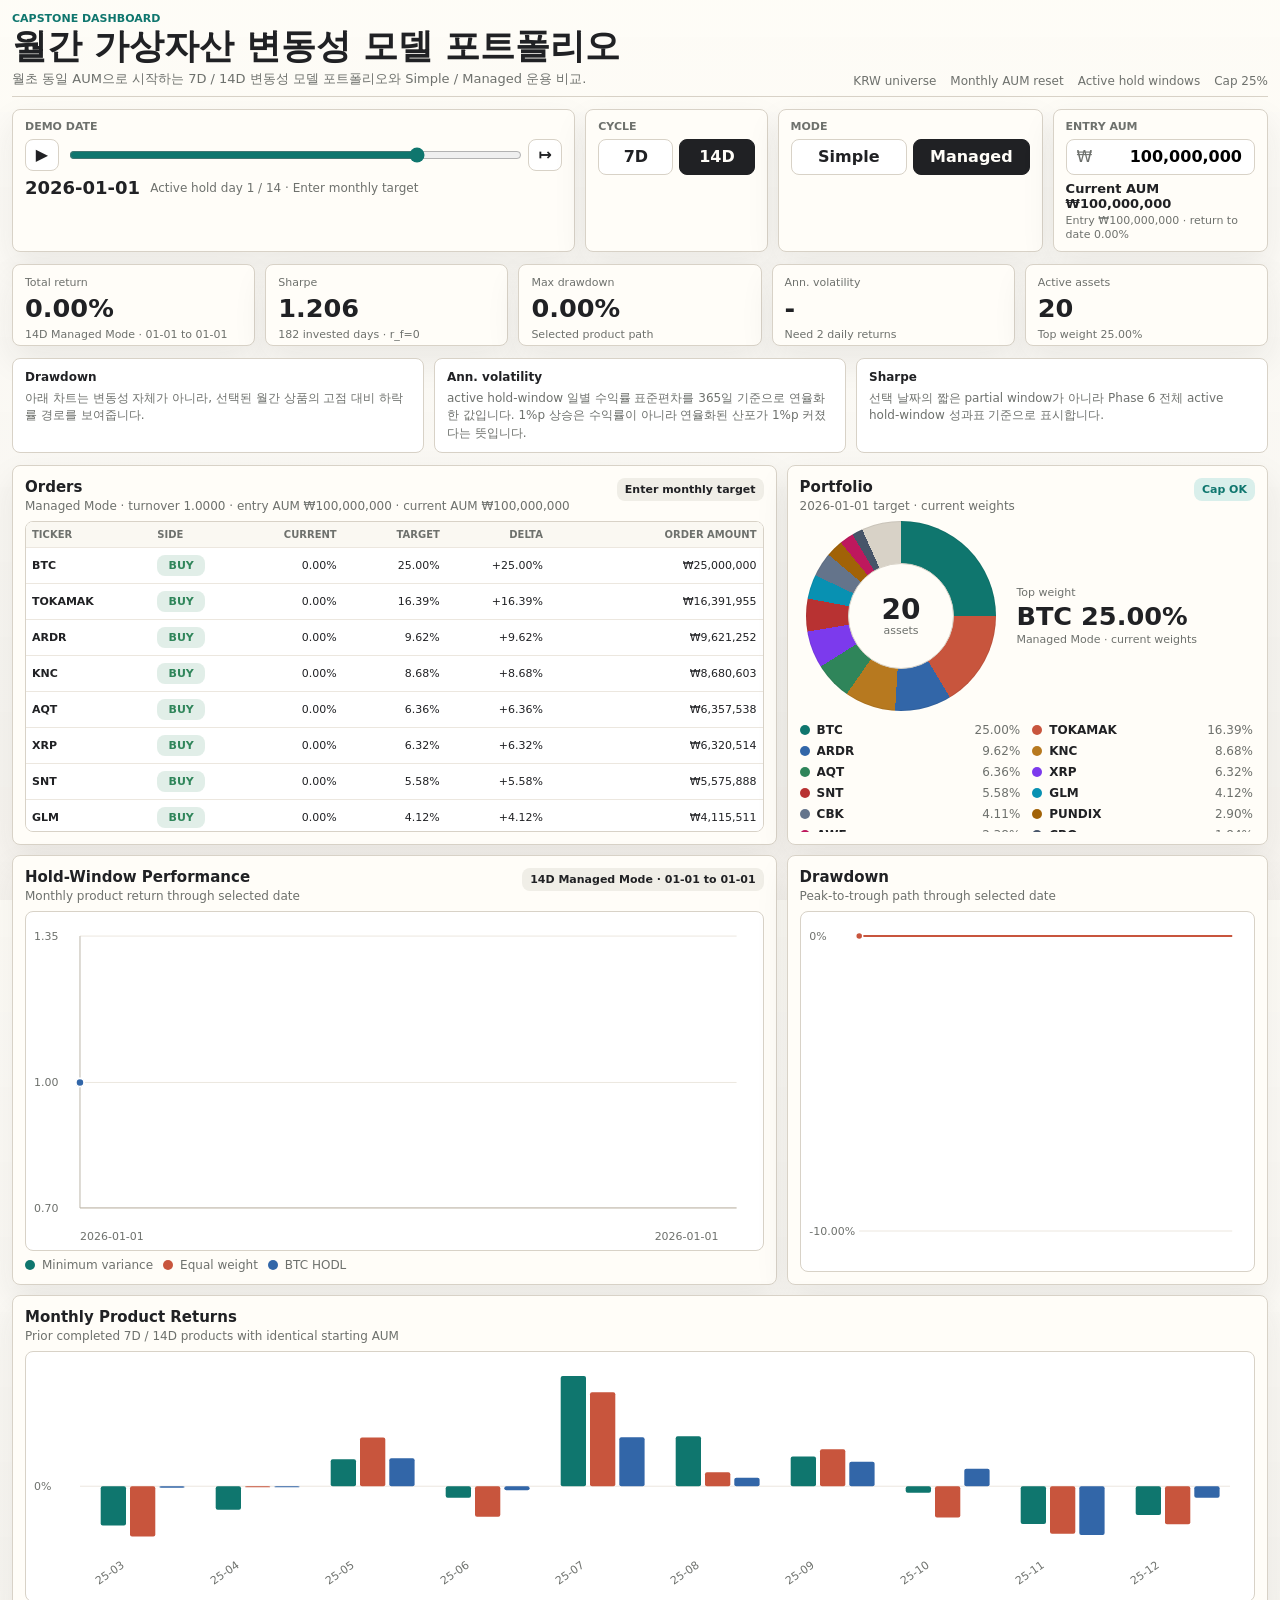
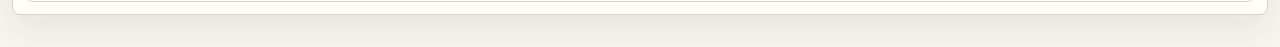
<file: dashboard/index.html>
<!doctype html>
<html lang="ko">
  <head>
    <meta charset="utf-8" />
    <meta name="viewport" content="width=device-width, initial-scale=1" />
    <title>월간 가상자산 변동성 모델 포트폴리오</title>
    <link rel="stylesheet" href="styles.css" />
  </head>
  <body>
    <main class="shell">
      <header class="topbar">
        <div>
          <p class="eyebrow">CAPSTONE DASHBOARD</p>
          <h1>월간 가상자산 변동성 모델 포트폴리오</h1>
          <p class="subtitle">월초 동일 AUM으로 시작하는 7D / 14D 변동성 모델 포트폴리오와 Simple / Managed 운용 비교.</p>
        </div>
        <div class="topbar__meta">
          <span>KRW universe</span>
          <span>Monthly AUM reset</span>
          <span>Active hold windows</span>
          <span>Cap 25%</span>
        </div>
      </header>

      <section class="control-strip" aria-label="Dashboard controls">
        <div class="control-block control-block--date">
          <label for="dateSlider">Demo date</label>
          <div class="date-row">
            <button id="playButton" class="icon-button" type="button" title="Play demo">▶</button>
            <input id="dateSlider" type="range" min="0" max="0" value="0" />
            <button id="monthJumpButton" class="icon-button" type="button" title="Jump to next rebalance">↦</button>
          </div>
          <div class="date-readout">
            <strong id="selectedDate">-</strong>
            <span id="windowStatus">Loading</span>
          </div>
        </div>

        <div class="control-block">
          <label>Cycle</label>
          <div class="segmented" role="group" aria-label="Cycle selector">
            <button class="segment" data-cycle="7" type="button">7D</button>
            <button class="segment" data-cycle="14" type="button">14D</button>
          </div>
        </div>

        <div class="control-block">
          <label>Mode</label>
          <div class="segmented" role="group" aria-label="Mode selector">
            <button class="segment" data-policy="enter_once_then_drift" type="button">Simple</button>
            <button class="segment" data-policy="daily_rebalance_to_target" type="button">Managed</button>
          </div>
        </div>

        <div class="control-block">
          <label for="aumInput">Entry AUM</label>
          <div class="aum-input">
            <span>₩</span>
            <input id="aumInput" inputmode="numeric" value="100,000,000" />
          </div>
          <div class="aum-readout">
            <strong id="currentAumReadout">Current AUM -</strong>
            <span id="currentAumHint">Each monthly product starts from Entry AUM</span>
          </div>
        </div>
      </section>

      <section class="kpi-grid" aria-label="Portfolio KPI">
        <article class="metric">
          <span>Total return</span>
          <strong id="kpiTotalReturn">-</strong>
          <small id="kpiTotalReturnHint">Current hold window</small>
        </article>
        <article class="metric">
          <span>Sharpe</span>
          <strong id="kpiSharpe">-</strong>
          <small id="kpiSharpeHint">Active windows · r_f = 0</small>
        </article>
        <article class="metric">
          <span>Max drawdown</span>
          <strong id="kpiMdd">-</strong>
          <small id="kpiMddHint">Peak-to-trough</small>
        </article>
        <article class="metric">
          <span>Ann. volatility</span>
          <strong id="kpiVol">-</strong>
          <small id="kpiRisk">Daily σ × √365</small>
        </article>
        <article class="metric">
          <span>Active assets</span>
          <strong id="kpiActive">-</strong>
          <small id="kpiTop">Top weight -</small>
        </article>
      </section>

      <section class="metric-notes" aria-label="Metric explanations">
        <div>
          <strong>Drawdown</strong>
          <span>아래 차트는 변동성 자체가 아니라, 선택된 월간 상품의 고점 대비 하락률 경로를 보여줍니다.</span>
        </div>
        <div>
          <strong>Ann. volatility</strong>
          <span>active hold-window 일별 수익률 표준편차를 365일 기준으로 연율화한 값입니다. 1%p 상승은 수익률이 아니라 연율화된 산포가 1%p 커졌다는 뜻입니다.</span>
        </div>
        <div>
          <strong>Sharpe</strong>
          <span>선택 날짜의 짧은 partial window가 아니라 Phase 6 전체 active hold-window 성과표 기준으로 표시합니다.</span>
        </div>
      </section>

      <section class="dashboard-main">
        <section class="panel panel--orders">
          <div class="panel-head">
            <div>
              <h2>Orders</h2>
              <p id="orderSummary">Target/current/delta weights</p>
            </div>
            <span id="orderBadge" class="badge">No order</span>
          </div>
          <div class="table-wrap">
            <table>
              <thead>
                <tr>
                  <th>Ticker</th>
                  <th>Side</th>
                  <th>Current</th>
                  <th>Target</th>
                  <th>Delta</th>
                  <th>Order amount</th>
                </tr>
              </thead>
              <tbody id="ordersTable"></tbody>
            </table>
          </div>
        </section>

        <section class="panel panel--portfolio">
          <div class="panel-head">
            <div>
              <h2>Portfolio</h2>
              <p id="portfolioWindow">Target composition</p>
            </div>
            <span id="capBadge" class="badge badge--ok">Cap OK</span>
          </div>
          <div id="holdingsList" class="portfolio-donut-wrap"></div>
        </section>

        <section class="panel panel--performance">
          <div class="panel-head">
            <div>
              <h2>Hold-Window Performance</h2>
              <p>Monthly product return through selected date</p>
            </div>
            <span id="performanceBadge" class="badge">14D Managed</span>
          </div>
          <div id="equityChart" class="chart chart--line" role="img" aria-label="Equity curve chart"></div>
          <div class="legend">
            <span><i class="legend-dot legend-dot--mv"></i>Minimum variance</span>
            <span><i class="legend-dot legend-dot--ew"></i>Equal weight</span>
            <span><i class="legend-dot legend-dot--btc"></i>BTC HODL</span>
          </div>
        </section>

        <section class="panel panel--risk">
          <div class="panel-head">
            <div>
              <h2>Drawdown</h2>
              <p>Peak-to-trough path through selected date</p>
            </div>
          </div>
          <div id="drawdownChart" class="chart chart--small" role="img" aria-label="Drawdown chart"></div>
          <div class="risk-copy">
            <strong>변동성 행렬 기반 운용</strong>
            <span>Phase 4의 28일 rolling EWMA 변동성 행렬 예측과 jump handling 결과를 사용해 월초 target weight를 산출합니다.</span>
          </div>
        </section>

        <section class="panel panel--monthly">
          <div class="panel-head">
            <div>
              <h2>Monthly Product Returns</h2>
              <p>Prior completed 7D / 14D products with identical starting AUM</p>
            </div>
          </div>
          <div id="monthlyChart" class="chart chart--bar" role="img" aria-label="Monthly return chart"></div>
        </section>
      </section>
    </main>

    <script src="data/dashboard_snapshots.js"></script>
    <script src="app.js"></script>
  </body>
</html>
</file>
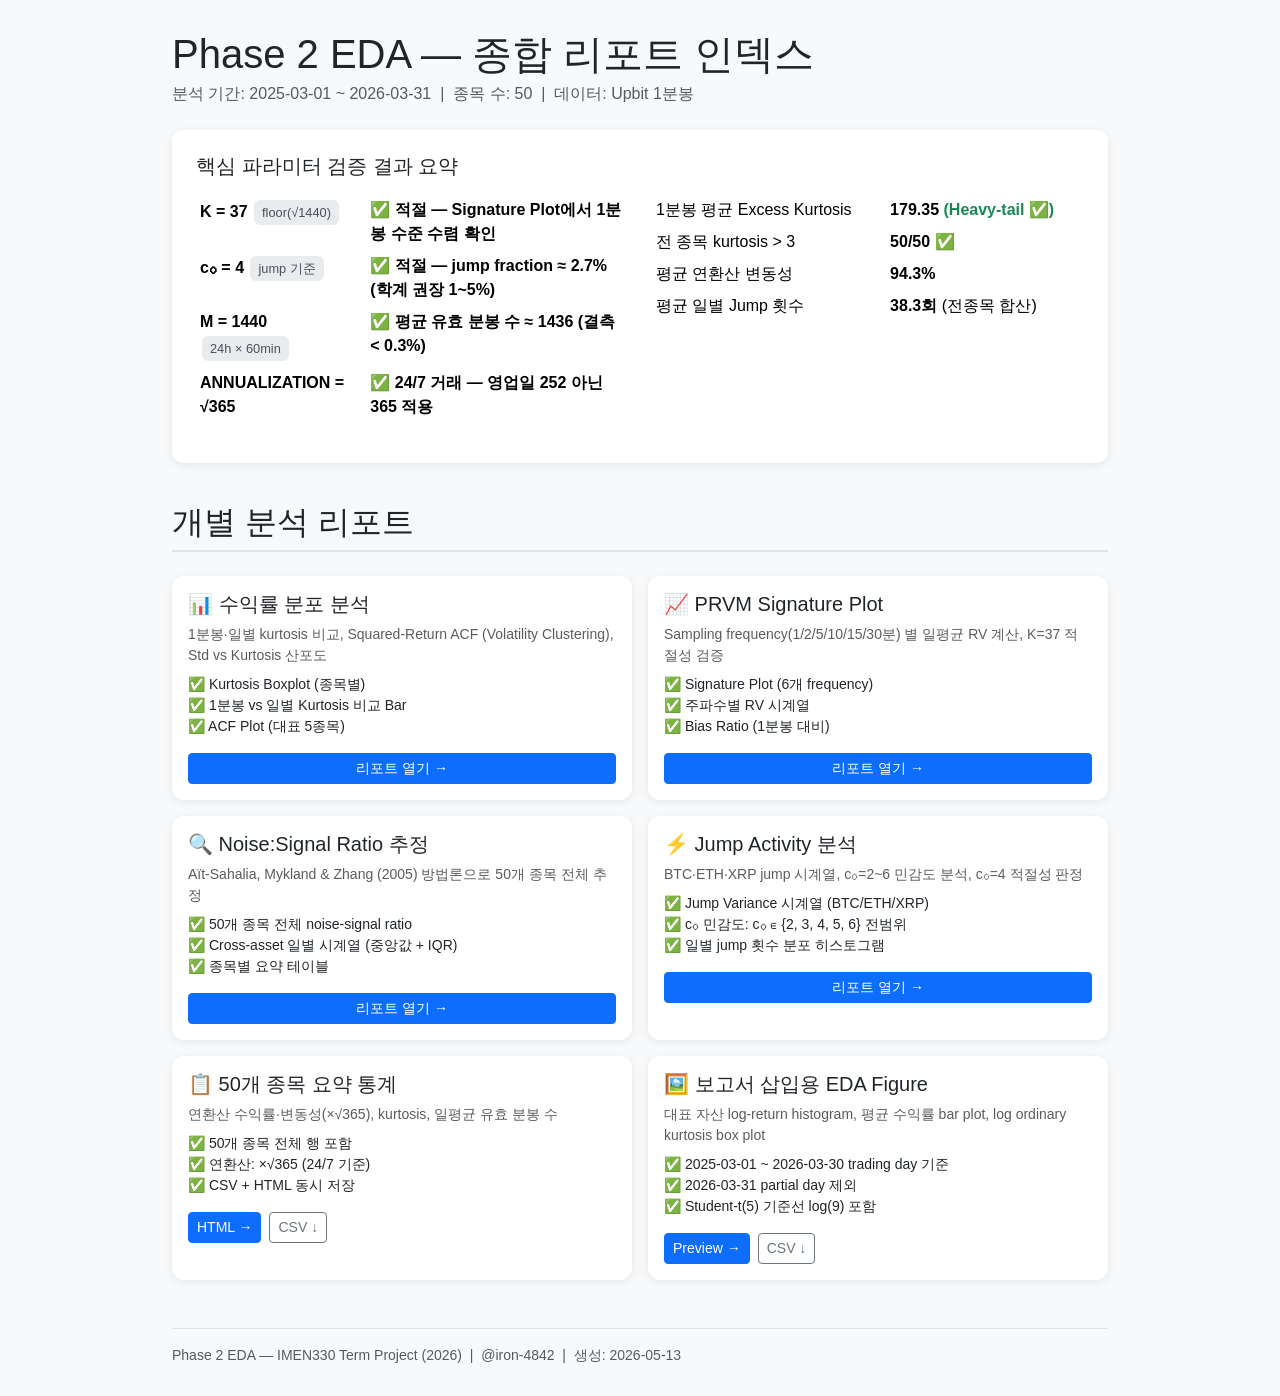
<file: docs/phase2_eda/index.html>
<!DOCTYPE html>
<html lang="ko">
<head>
<meta charset="UTF-8">
<title>Phase 2 EDA — 전체 리포트 인덱스</title>
<link rel="stylesheet"
  href="https://cdn.jsdelivr.net/npm/bootstrap@5.3.0/dist/css/bootstrap.min.css">
<style>
  body { font-family: 'Noto Sans KR', sans-serif; padding: 30px; background: #f8f9fa; }
  .card { border: none; border-radius: 12px; box-shadow: 0 2px 8px rgba(0,0,0,0.08); }
  .card:hover { box-shadow: 0 4px 16px rgba(0,0,0,0.15); transition: box-shadow 0.2s; }
  .badge-param { font-size: 0.8em; background: #e9ecef; color: #495057;
                 border-radius: 6px; padding: 3px 8px; margin: 2px; display: inline-block; }
  .finding-ok { color: #198754; font-weight: 600; }
  .finding-warn { color: #fd7e14; font-weight: 600; }
  h2 { margin-top: 40px; border-bottom: 2px solid #dee2e6; padding-bottom: 8px; }
</style>
</head>
<body>
<div class="container-fluid" style="max-width: 960px;">

<h1 class="mb-1">Phase 2 EDA — 종합 리포트 인덱스</h1>
<p class="text-muted mb-4">
  분석 기간: 2025-03-01 ~ 2026-03-31 &nbsp;|&nbsp;
  종목 수: 50 &nbsp;|&nbsp;
  데이터: Upbit 1분봉
</p>

<!-- 핵심 파라미터 검증 결과 요약 -->
<div class="card p-4 mb-4">
  <h5 class="mb-3">핵심 파라미터 검증 결과 요약</h5>
  <div class="row">
    <div class="col-md-6">
      <table class="table table-sm table-borderless">
        <tbody>
          <tr>
            <td><strong>K = 37</strong> <span class="badge-param">floor(√1440)</span></td>
            <td class="finding-ok">✅ 적절 — Signature Plot에서 1분봉 수준 수렴 확인</td>
          </tr>
          <tr>
            <td><strong>c₀ = 4</strong> <span class="badge-param">jump 기준</span></td>
            <td class="finding-ok">✅ 적절 — jump fraction ≈ 2.7% (학계 권장 1~5%)</td>
          </tr>
          <tr>
            <td><strong>M = 1440</strong> <span class="badge-param">24h × 60min</span></td>
            <td class="finding-ok">✅ 평균 유효 분봉 수 ≈ 1436 (결측 &lt; 0.3%)</td>
          </tr>
          <tr>
            <td><strong>ANNUALIZATION = √365</strong></td>
            <td class="finding-ok">✅ 24/7 거래 — 영업일 252 아닌 365 적용</td>
          </tr>
        </tbody>
      </table>
    </div>
    <div class="col-md-6">
      <table class="table table-sm table-borderless">
        <tbody>
          <tr>
            <td>1분봉 평균 Excess Kurtosis</td>
            <td><strong>179.35</strong> <span class="finding-ok">(Heavy-tail ✅)</span></td>
          </tr>
          <tr>
            <td>전 종목 kurtosis &gt; 3</td>
            <td><strong>50/50</strong> <span class="finding-ok">✅</span></td>
          </tr>
          <tr>
            <td>평균 연환산 변동성</td>
            <td><strong>94.3%</strong></td>
          </tr>
          <tr>
            <td>평균 일별 Jump 횟수</td>
            <td><strong>38.3회</strong> (전종목 합산)</td>
          </tr>
        </tbody>
      </table>
    </div>
  </div>
</div>

<!-- 리포트 링크 카드 -->
<h2>개별 분석 리포트</h2>
<div class="row g-3 mt-1">

  <div class="col-md-6">
    <div class="card p-3 h-100">
      <h5>📊 수익률 분포 분석</h5>
      <p class="text-muted small mb-2">
        1분봉·일별 kurtosis 비교, Squared-Return ACF (Volatility Clustering), Std vs Kurtosis 산포도
      </p>
      <ul class="list-unstyled small mb-3">
        <li>✅ Kurtosis Boxplot (종목별)</li>
        <li>✅ 1분봉 vs 일별 Kurtosis 비교 Bar</li>
        <li>✅ ACF Plot (대표 5종목)</li>
      </ul>
      <a href="distribution_report.html" class="btn btn-primary btn-sm">리포트 열기 →</a>
    </div>
  </div>

  <div class="col-md-6">
    <div class="card p-3 h-100">
      <h5>📈 PRVM Signature Plot</h5>
      <p class="text-muted small mb-2">
        Sampling frequency(1/2/5/10/15/30분) 별 일평균 RV 계산, K=37 적절성 검증
      </p>
      <ul class="list-unstyled small mb-3">
        <li>✅ Signature Plot (6개 frequency)</li>
        <li>✅ 주파수별 RV 시계열</li>
        <li>✅ Bias Ratio (1분봉 대비)</li>
      </ul>
      <a href="signature_plot_report.html" class="btn btn-primary btn-sm">리포트 열기 →</a>
    </div>
  </div>

  <div class="col-md-6">
    <div class="card p-3 h-100">
      <h5>🔍 Noise:Signal Ratio 추정</h5>
      <p class="text-muted small mb-2">
        Aït-Sahalia, Mykland &amp; Zhang (2005) 방법론으로 50개 종목 전체 추정
      </p>
      <ul class="list-unstyled small mb-3">
        <li>✅ 50개 종목 전체 noise-signal ratio</li>
        <li>✅ Cross-asset 일별 시계열 (중앙값 + IQR)</li>
        <li>✅ 종목별 요약 테이블</li>
      </ul>
      <a href="noise_signal_report.html" class="btn btn-primary btn-sm">리포트 열기 →</a>
    </div>
  </div>

  <div class="col-md-6">
    <div class="card p-3 h-100">
      <h5>⚡ Jump Activity 분석</h5>
      <p class="text-muted small mb-2">
        BTC·ETH·XRP jump 시계열, c₀=2~6 민감도 분석, c₀=4 적절성 판정
      </p>
      <ul class="list-unstyled small mb-3">
        <li>✅ Jump Variance 시계열 (BTC/ETH/XRP)</li>
        <li>✅ c₀ 민감도: c₀ ∈ {2, 3, 4, 5, 6} 전범위</li>
        <li>✅ 일별 jump 횟수 분포 히스토그램</li>
      </ul>
      <a href="jump_activity_report.html" class="btn btn-primary btn-sm">리포트 열기 →</a>
    </div>
  </div>

  <div class="col-md-6">
    <div class="card p-3 h-100">
      <h5>📋 50개 종목 요약 통계</h5>
      <p class="text-muted small mb-2">
        연환산 수익률·변동성(×√365), kurtosis, 일평균 유효 분봉 수
      </p>
      <ul class="list-unstyled small mb-3">
        <li>✅ 50개 종목 전체 행 포함</li>
        <li>✅ 연환산: ×√365 (24/7 기준)</li>
        <li>✅ CSV + HTML 동시 저장</li>
      </ul>
      <div class="d-flex gap-2">
        <a href="summary_stats.html" class="btn btn-primary btn-sm">HTML →</a>
        <a href="summary_stats.csv" class="btn btn-outline-secondary btn-sm">CSV ↓</a>
      </div>
    </div>
  </div>

  <div class="col-md-6">
    <div class="card p-3 h-100">
      <h5>🖼️ 보고서 삽입용 EDA Figure</h5>
      <p class="text-muted small mb-2">
        대표 자산 log-return histogram, 평균 수익률 bar plot, log ordinary kurtosis box plot
      </p>
      <ul class="list-unstyled small mb-3">
        <li>✅ 2025-03-01 ~ 2026-03-30 trading day 기준</li>
        <li>✅ 2026-03-31 partial day 제외</li>
        <li>✅ Student-t(5) 기준선 log(9) 포함</li>
      </ul>
      <div class="d-flex gap-2">
        <a href="report_eda_preview.html" class="btn btn-primary btn-sm">Preview →</a>
        <a href="../../data/processed/phase2_eda/report_log_return_summary.csv" class="btn btn-outline-secondary btn-sm">CSV ↓</a>
      </div>
    </div>
  </div>

</div>

<footer class="mt-5 pt-3 border-top text-muted small">
  Phase 2 EDA — IMEN330 Term Project (2026) &nbsp;|&nbsp;
  @iron-4842 &nbsp;|&nbsp;
  생성: 2026-05-13
</footer>

</div>
</body>
</html>
</file>
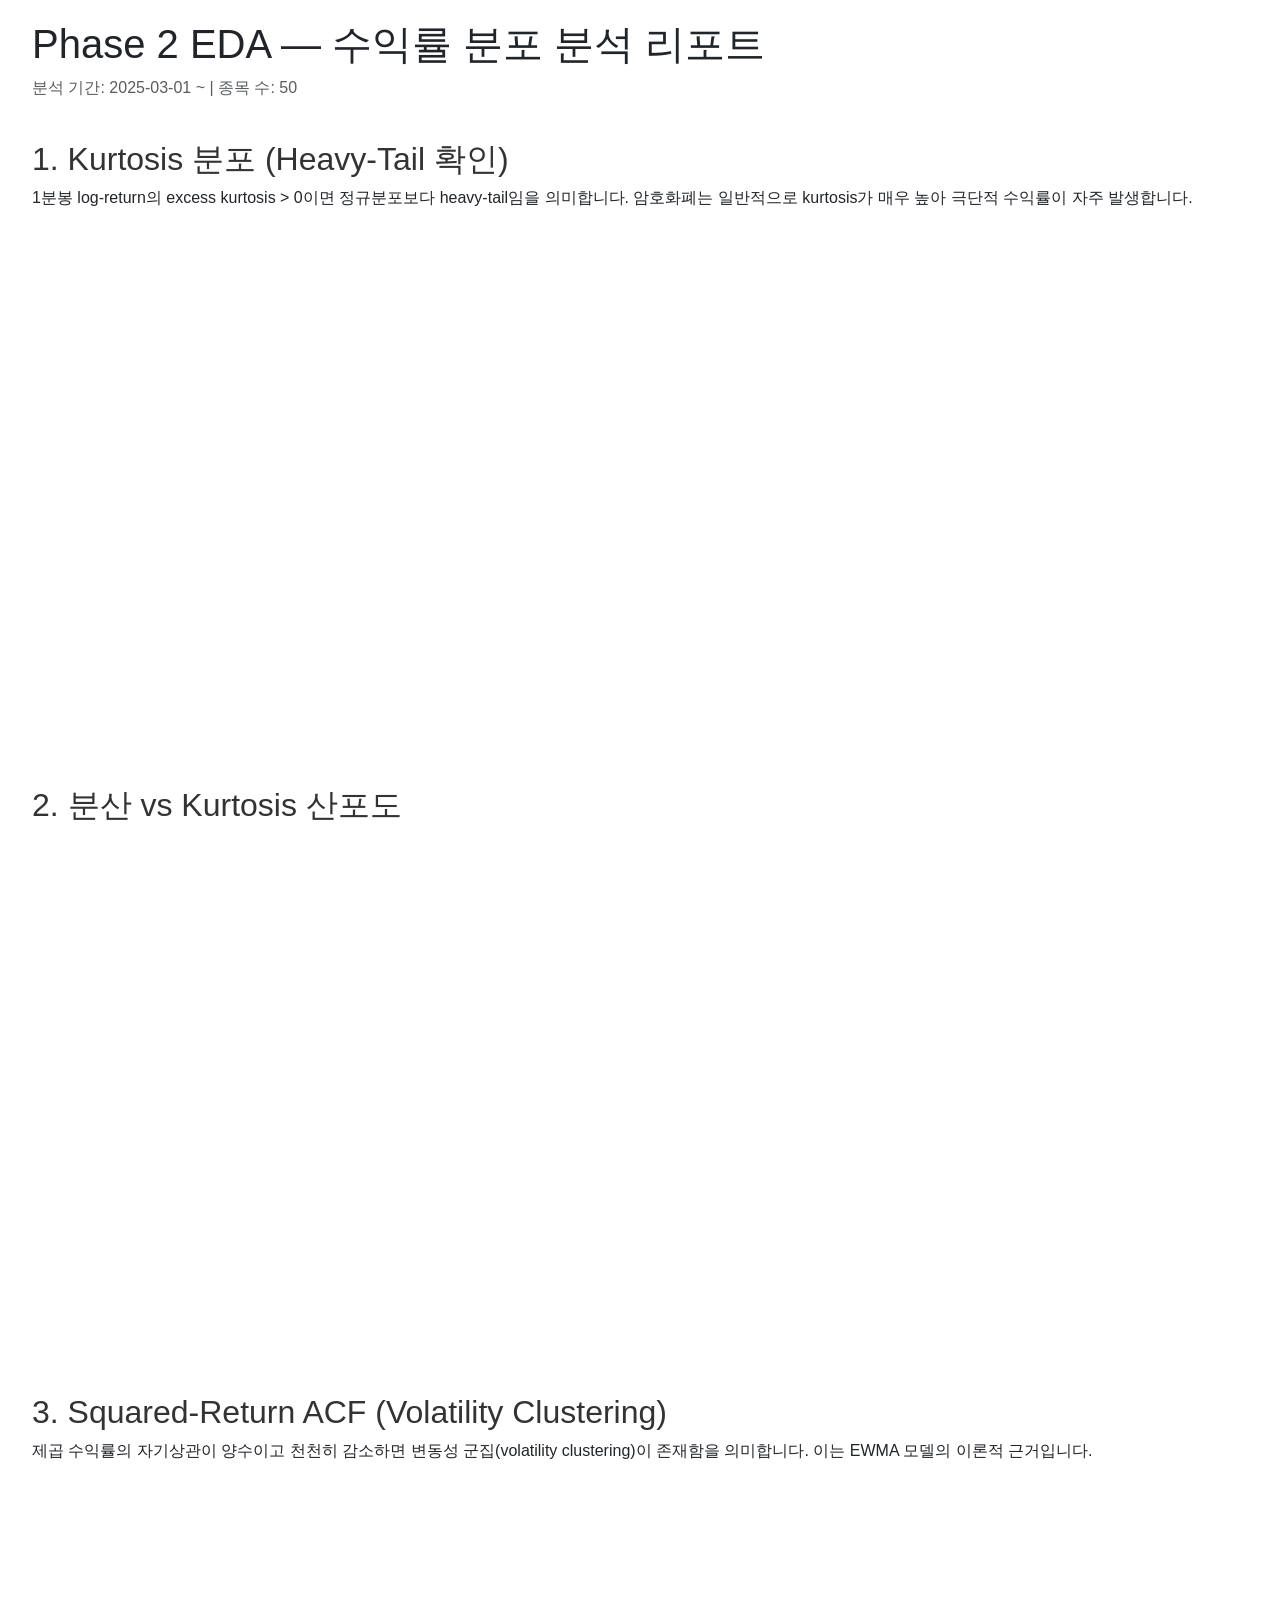
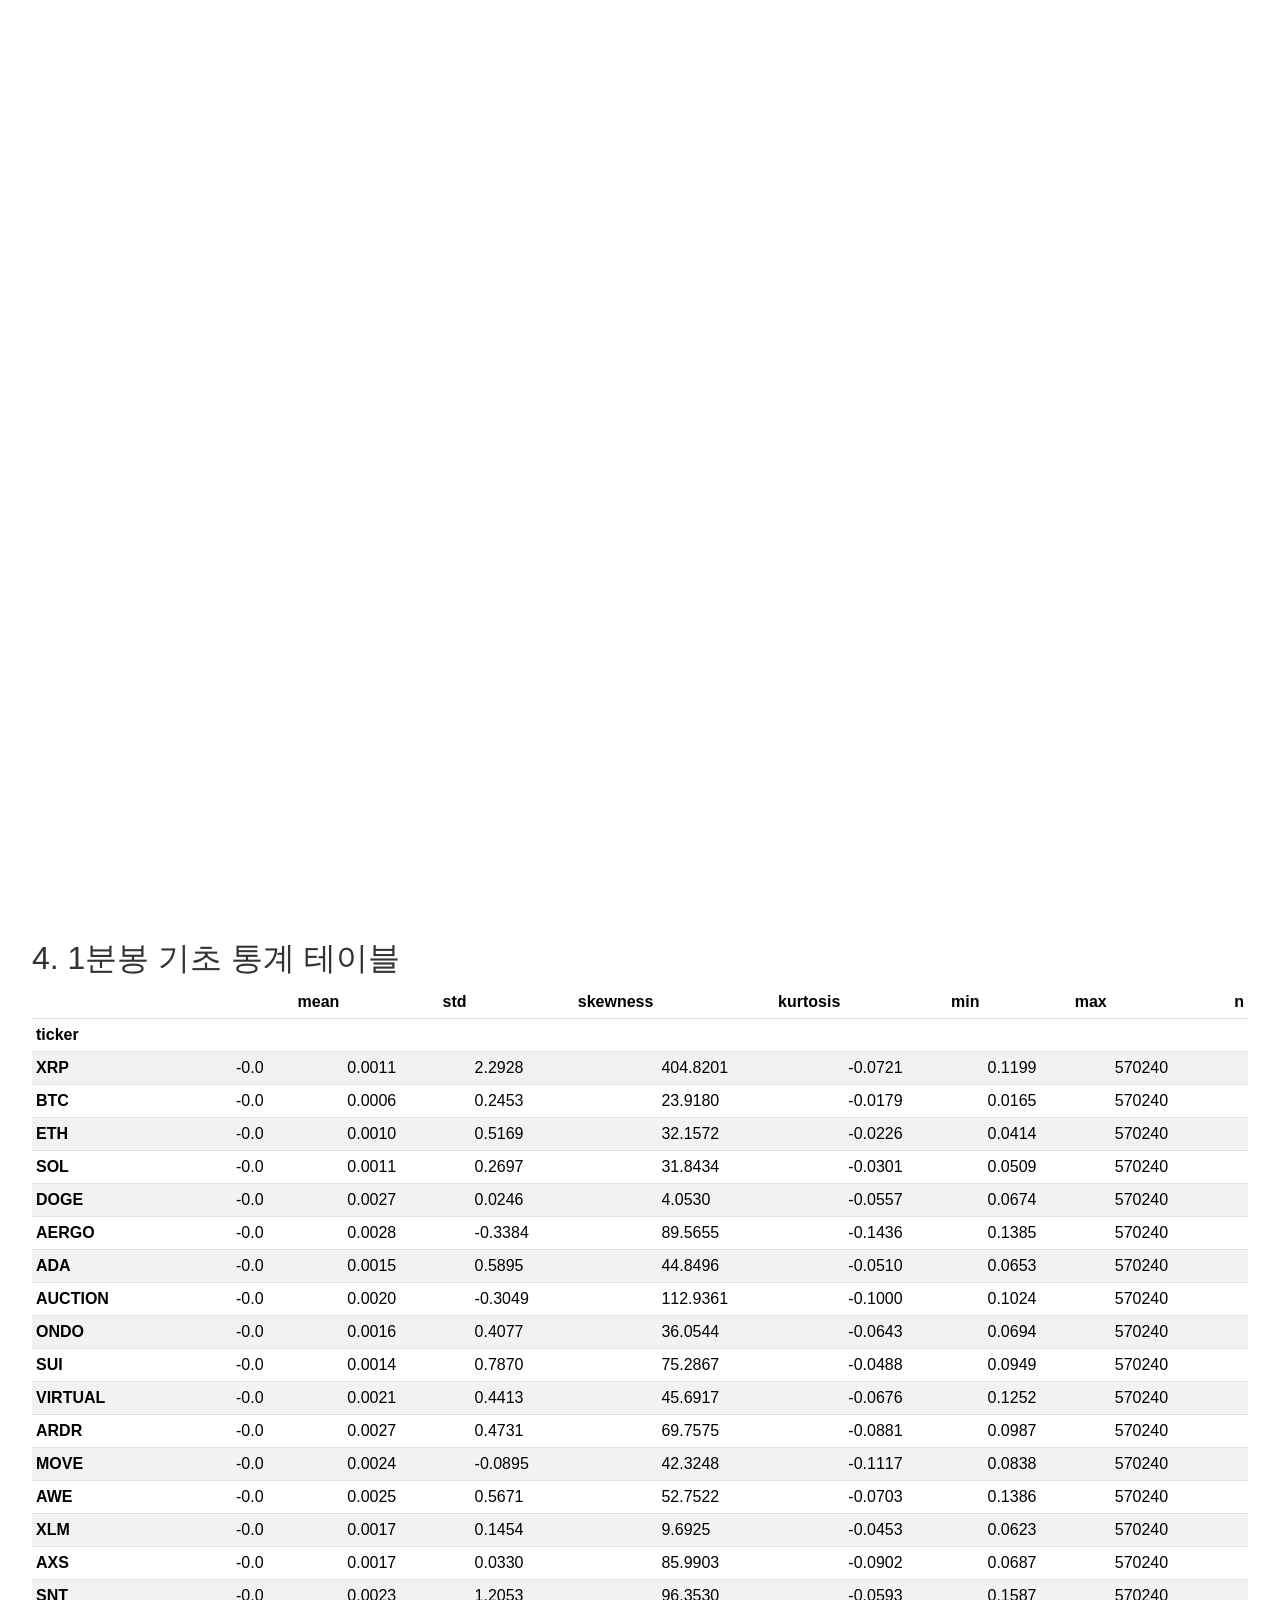
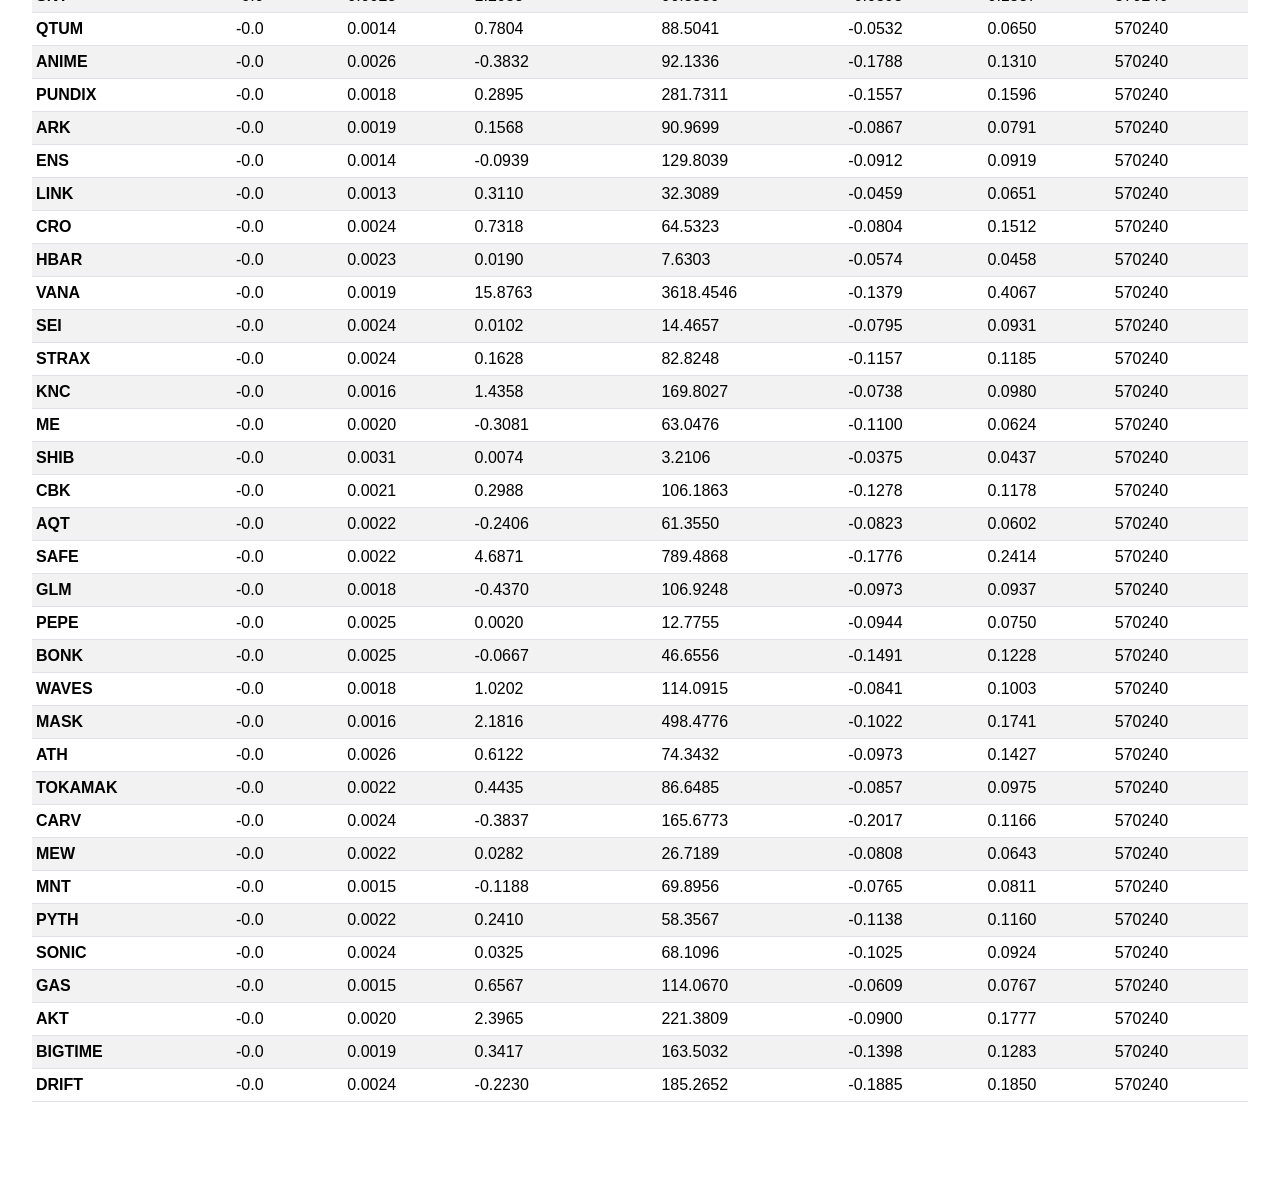
<file: docs/phase2_eda/distribution_report.html>
<!DOCTYPE html>
<html lang="ko">
<head>
<meta charset="UTF-8">
<title>Phase 2 EDA - Distribution Report</title>
<link rel="stylesheet"
  href="https://cdn.jsdelivr.net/npm/bootstrap@5.3.0/dist/css/bootstrap.min.css">
<style>
  body { font-family: 'Noto Sans KR', sans-serif; padding: 20px; }
  h2 { margin-top: 40px; color: #333; }
  .section { margin-bottom: 60px; }
</style>
</head>
<body>
<div class="container-fluid">
<h1>Phase 2 EDA — 수익률 분포 분석 리포트</h1>
<p class="text-muted">분석 기간: 2025-03-01 ~ | 종목 수: 50</p>

<div class="section">
<h2>1. Kurtosis 분포 (Heavy-Tail 확인)</h2>
<p>1분봉 log-return의 excess kurtosis > 0이면 정규분포보다 heavy-tail임을 의미합니다.
암호화폐는 일반적으로 kurtosis가 매우 높아 극단적 수익률이 자주 발생합니다.</p>
<div>                        <script>window.PlotlyConfig = {MathJaxConfig: 'local'};</script>
        <script charset="utf-8" src="https://cdn.plot.ly/plotly-3.5.0.min.js" integrity="sha256-fHbNLP+GlIXN+efbQec78UkemUz3NJp7UmfGxC1tNxs=" crossorigin="anonymous"></script>                <div id="9940d578-ce8e-457b-9e27-c72a22286036" class="plotly-graph-div" style="height:500px; width:100%;"></div>            <script>                window.PLOTLYENV=window.PLOTLYENV || {};                                if (document.getElementById("9940d578-ce8e-457b-9e27-c72a22286036")) {                    Plotly.newPlot(                        "9940d578-ce8e-457b-9e27-c72a22286036",                        [{"boxpoints":"all","hovertemplate":"%{text}: %{y:.2f}\u003cextra\u003e\u003c\u002fextra\u003e","jitter":0.3,"marker":{"color":"steelblue"},"name":"1\ubd84\ubd09 Kurtosis","text":["XRP","BTC","ETH","SOL","DOGE","AERGO","ADA","AUCTION","ONDO","SUI","VIRTUAL","ARDR","MOVE","AWE","XLM","AXS","SNT","QTUM","ANIME","PUNDIX","ARK","ENS","LINK","CRO","HBAR","VANA","SEI","STRAX","KNC","ME","SHIB","CBK","AQT","SAFE","GLM","PEPE","BONK","WAVES","MASK","ATH","TOKAMAK","CARV","MEW","MNT","PYTH","SONIC","GAS","AKT","BIGTIME","DRIFT"],"y":{"dtype":"f8","bdata":"EcI2KR9NeUBtMJk9\u002f+o3QBlBM2UfFEBAJIyik+vXP0AFrRM+STYQQNBDuSgxZFZAYze\u002fkr9sRkAPBbaN6DtcQO9STZf2BkJA4edNF1rSUkDF\u002fUDRithGQFYskC17cFFAHIaGiJEpRUDyoMFBSGBKQGchJ96LYiNAnf1WlmB\u002fVUBD8XXnlhZYQLdPLZFDIFZA\u002fnAcbo0IV0DxfF2TsptxQJBmcpITvlZAv+rjdrk5YEAIIraziCdAQNPN5XERIlBAZiqKt3eFHkCQkom\u002f6ESsQBotomVw7ixAy5J0n8m0VEDa8FdnrzllQOh1M7AWhk9Avr2Xq0OvCUAh6qn+7ItaQDx\u002fpEpxrU5AvOFq9OSriECF47o4L7taQEnlebEPjSlA3H103OtTR0AsLs7h24VcQC4uchWkJ39A4DA7HPeVUkCCk5o5galVQFUFXaKstWRAMfEsGAy4OkAe2ozaUXlRQBP4UxSoLU1A4Gz+3wIHUUAt5N1pSoRcQA4TpXMwrGtAcvrzdxpwZEBlEvzpfChnQA=="},"type":"box","xaxis":"x","yaxis":"y"},{"marker":{"color":"steelblue"},"name":"1\ubd84\ubd09","opacity":0.8,"x":["XRP","BTC","ETH","SOL","DOGE","AERGO","ADA","AUCTION","ONDO","SUI","VIRTUAL","ARDR","MOVE","AWE","XLM","AXS","SNT","QTUM","ANIME","PUNDIX","ARK","ENS","LINK","CRO","HBAR","VANA","SEI","STRAX","KNC","ME","SHIB","CBK","AQT","SAFE","GLM","PEPE","BONK","WAVES","MASK","ATH","TOKAMAK","CARV","MEW","MNT","PYTH","SONIC","GAS","AKT","BIGTIME","DRIFT"],"y":{"dtype":"f8","bdata":"EcI2KR9NeUBtMJk9\u002f+o3QBlBM2UfFEBAJIyik+vXP0AFrRM+STYQQNBDuSgxZFZAYze\u002fkr9sRkAPBbaN6DtcQO9STZf2BkJA4edNF1rSUkDF\u002fUDRithGQFYskC17cFFAHIaGiJEpRUDyoMFBSGBKQGchJ96LYiNAnf1WlmB\u002fVUBD8XXnlhZYQLdPLZFDIFZA\u002fnAcbo0IV0DxfF2TsptxQJBmcpITvlZAv+rjdrk5YEAIIraziCdAQNPN5XERIlBAZiqKt3eFHkCQkom\u002f6ESsQBotomVw7ixAy5J0n8m0VEDa8FdnrzllQOh1M7AWhk9Avr2Xq0OvCUAh6qn+7ItaQDx\u002fpEpxrU5AvOFq9OSriECF47o4L7taQEnlebEPjSlA3H103OtTR0AsLs7h24VcQC4uchWkJ39A4DA7HPeVUkCCk5o5galVQFUFXaKstWRAMfEsGAy4OkAe2ozaUXlRQBP4UxSoLU1A4Gz+3wIHUUAt5N1pSoRcQA4TpXMwrGtAcvrzdxpwZEBlEvzpfChnQA=="},"type":"bar","xaxis":"x2","yaxis":"y2"},{"marker":{"color":"tomato"},"name":"\uc77c\ubcc4","opacity":0.8,"x":["XRP","BTC","ETH","SOL","DOGE","AERGO","ADA","AUCTION","ONDO","SUI","VIRTUAL","ARDR","MOVE","AWE","XLM","AXS","SNT","QTUM","ANIME","PUNDIX","ARK","ENS","LINK","CRO","HBAR","VANA","SEI","STRAX","KNC","ME","SHIB","CBK","AQT","SAFE","GLM","PEPE","BONK","WAVES","MASK","ATH","TOKAMAK","CARV","MEW","MNT","PYTH","SONIC","GAS","AKT","BIGTIME","DRIFT"],"y":{"dtype":"f8","bdata":"[base64]\u002fp5HNlFEB0+GV7hwkIQFVQNXtUuyBA7NJEQyrEEUDyBZLoSA8UQJQtFpWWbQhAe08PcePcUkAcUTyEJSdTQFp1ZZsd4BVAbrac3a4UC0DRx7G\u002fAANBQHgjj\u002fewfTBAyF4C1haHEECqAugwsb8GQDDBJl\u002fFlhNAWjBfaDNGDkA2ul\u002fzJPsOQGpXHZLtVDRAELdvFiPfGEBeVlgCjuknQIZTGDLpdQBAIDL2sUSB+T9yeeXPM9oXQGIdxgBAG0RA+BHSD\u002fTKDkCcMV9HVOkqQDi1DdKf6AdAKDfgJI2bCUD0GCJvdo4IQA=="},"type":"bar","xaxis":"x2","yaxis":"y2"}],                        {"template":{"data":{"barpolar":[{"marker":{"line":{"color":"white","width":0.5},"pattern":{"fillmode":"overlay","size":10,"solidity":0.2}},"type":"barpolar"}],"bar":[{"error_x":{"color":"#2a3f5f"},"error_y":{"color":"#2a3f5f"},"marker":{"line":{"color":"white","width":0.5},"pattern":{"fillmode":"overlay","size":10,"solidity":0.2}},"type":"bar"}],"carpet":[{"aaxis":{"endlinecolor":"#2a3f5f","gridcolor":"#C8D4E3","linecolor":"#C8D4E3","minorgridcolor":"#C8D4E3","startlinecolor":"#2a3f5f"},"baxis":{"endlinecolor":"#2a3f5f","gridcolor":"#C8D4E3","linecolor":"#C8D4E3","minorgridcolor":"#C8D4E3","startlinecolor":"#2a3f5f"},"type":"carpet"}],"choropleth":[{"colorbar":{"outlinewidth":0,"ticks":""},"type":"choropleth"}],"contourcarpet":[{"colorbar":{"outlinewidth":0,"ticks":""},"type":"contourcarpet"}],"contour":[{"colorbar":{"outlinewidth":0,"ticks":""},"colorscale":[[0.0,"#0d0887"],[0.1111111111111111,"#46039f"],[0.2222222222222222,"#7201a8"],[0.3333333333333333,"#9c179e"],[0.4444444444444444,"#bd3786"],[0.5555555555555556,"#d8576b"],[0.6666666666666666,"#ed7953"],[0.7777777777777778,"#fb9f3a"],[0.8888888888888888,"#fdca26"],[1.0,"#f0f921"]],"type":"contour"}],"heatmap":[{"colorbar":{"outlinewidth":0,"ticks":""},"colorscale":[[0.0,"#0d0887"],[0.1111111111111111,"#46039f"],[0.2222222222222222,"#7201a8"],[0.3333333333333333,"#9c179e"],[0.4444444444444444,"#bd3786"],[0.5555555555555556,"#d8576b"],[0.6666666666666666,"#ed7953"],[0.7777777777777778,"#fb9f3a"],[0.8888888888888888,"#fdca26"],[1.0,"#f0f921"]],"type":"heatmap"}],"histogram2dcontour":[{"colorbar":{"outlinewidth":0,"ticks":""},"colorscale":[[0.0,"#0d0887"],[0.1111111111111111,"#46039f"],[0.2222222222222222,"#7201a8"],[0.3333333333333333,"#9c179e"],[0.4444444444444444,"#bd3786"],[0.5555555555555556,"#d8576b"],[0.6666666666666666,"#ed7953"],[0.7777777777777778,"#fb9f3a"],[0.8888888888888888,"#fdca26"],[1.0,"#f0f921"]],"type":"histogram2dcontour"}],"histogram2d":[{"colorbar":{"outlinewidth":0,"ticks":""},"colorscale":[[0.0,"#0d0887"],[0.1111111111111111,"#46039f"],[0.2222222222222222,"#7201a8"],[0.3333333333333333,"#9c179e"],[0.4444444444444444,"#bd3786"],[0.5555555555555556,"#d8576b"],[0.6666666666666666,"#ed7953"],[0.7777777777777778,"#fb9f3a"],[0.8888888888888888,"#fdca26"],[1.0,"#f0f921"]],"type":"histogram2d"}],"histogram":[{"marker":{"pattern":{"fillmode":"overlay","size":10,"solidity":0.2}},"type":"histogram"}],"mesh3d":[{"colorbar":{"outlinewidth":0,"ticks":""},"type":"mesh3d"}],"parcoords":[{"line":{"colorbar":{"outlinewidth":0,"ticks":""}},"type":"parcoords"}],"pie":[{"automargin":true,"type":"pie"}],"scatter3d":[{"line":{"colorbar":{"outlinewidth":0,"ticks":""}},"marker":{"colorbar":{"outlinewidth":0,"ticks":""}},"type":"scatter3d"}],"scattercarpet":[{"marker":{"colorbar":{"outlinewidth":0,"ticks":""}},"type":"scattercarpet"}],"scattergeo":[{"marker":{"colorbar":{"outlinewidth":0,"ticks":""}},"type":"scattergeo"}],"scattergl":[{"marker":{"colorbar":{"outlinewidth":0,"ticks":""}},"type":"scattergl"}],"scattermapbox":[{"marker":{"colorbar":{"outlinewidth":0,"ticks":""}},"type":"scattermapbox"}],"scattermap":[{"marker":{"colorbar":{"outlinewidth":0,"ticks":""}},"type":"scattermap"}],"scatterpolargl":[{"marker":{"colorbar":{"outlinewidth":0,"ticks":""}},"type":"scatterpolargl"}],"scatterpolar":[{"marker":{"colorbar":{"outlinewidth":0,"ticks":""}},"type":"scatterpolar"}],"scatter":[{"fillpattern":{"fillmode":"overlay","size":10,"solidity":0.2},"type":"scatter"}],"scatterternary":[{"marker":{"colorbar":{"outlinewidth":0,"ticks":""}},"type":"scatterternary"}],"surface":[{"colorbar":{"outlinewidth":0,"ticks":""},"colorscale":[[0.0,"#0d0887"],[0.1111111111111111,"#46039f"],[0.2222222222222222,"#7201a8"],[0.3333333333333333,"#9c179e"],[0.4444444444444444,"#bd3786"],[0.5555555555555556,"#d8576b"],[0.6666666666666666,"#ed7953"],[0.7777777777777778,"#fb9f3a"],[0.8888888888888888,"#fdca26"],[1.0,"#f0f921"]],"type":"surface"}],"table":[{"cells":{"fill":{"color":"#EBF0F8"},"line":{"color":"white"}},"header":{"fill":{"color":"#C8D4E3"},"line":{"color":"white"}},"type":"table"}]},"layout":{"annotationdefaults":{"arrowcolor":"#2a3f5f","arrowhead":0,"arrowwidth":1},"autotypenumbers":"strict","coloraxis":{"colorbar":{"outlinewidth":0,"ticks":""}},"colorscale":{"diverging":[[0,"#8e0152"],[0.1,"#c51b7d"],[0.2,"#de77ae"],[0.3,"#f1b6da"],[0.4,"#fde0ef"],[0.5,"#f7f7f7"],[0.6,"#e6f5d0"],[0.7,"#b8e186"],[0.8,"#7fbc41"],[0.9,"#4d9221"],[1,"#276419"]],"sequential":[[0.0,"#0d0887"],[0.1111111111111111,"#46039f"],[0.2222222222222222,"#7201a8"],[0.3333333333333333,"#9c179e"],[0.4444444444444444,"#bd3786"],[0.5555555555555556,"#d8576b"],[0.6666666666666666,"#ed7953"],[0.7777777777777778,"#fb9f3a"],[0.8888888888888888,"#fdca26"],[1.0,"#f0f921"]],"sequentialminus":[[0.0,"#0d0887"],[0.1111111111111111,"#46039f"],[0.2222222222222222,"#7201a8"],[0.3333333333333333,"#9c179e"],[0.4444444444444444,"#bd3786"],[0.5555555555555556,"#d8576b"],[0.6666666666666666,"#ed7953"],[0.7777777777777778,"#fb9f3a"],[0.8888888888888888,"#fdca26"],[1.0,"#f0f921"]]},"colorway":["#636efa","#EF553B","#00cc96","#ab63fa","#FFA15A","#19d3f3","#FF6692","#B6E880","#FF97FF","#FECB52"],"font":{"color":"#2a3f5f"},"geo":{"bgcolor":"white","lakecolor":"white","landcolor":"white","showlakes":true,"showland":true,"subunitcolor":"#C8D4E3"},"hoverlabel":{"align":"left"},"hovermode":"closest","mapbox":{"style":"light"},"paper_bgcolor":"white","plot_bgcolor":"white","polar":{"angularaxis":{"gridcolor":"#EBF0F8","linecolor":"#EBF0F8","ticks":""},"bgcolor":"white","radialaxis":{"gridcolor":"#EBF0F8","linecolor":"#EBF0F8","ticks":""}},"scene":{"xaxis":{"backgroundcolor":"white","gridcolor":"#DFE8F3","gridwidth":2,"linecolor":"#EBF0F8","showbackground":true,"ticks":"","zerolinecolor":"#EBF0F8"},"yaxis":{"backgroundcolor":"white","gridcolor":"#DFE8F3","gridwidth":2,"linecolor":"#EBF0F8","showbackground":true,"ticks":"","zerolinecolor":"#EBF0F8"},"zaxis":{"backgroundcolor":"white","gridcolor":"#DFE8F3","gridwidth":2,"linecolor":"#EBF0F8","showbackground":true,"ticks":"","zerolinecolor":"#EBF0F8"}},"shapedefaults":{"line":{"color":"#2a3f5f"}},"ternary":{"aaxis":{"gridcolor":"#DFE8F3","linecolor":"#A2B1C6","ticks":""},"baxis":{"gridcolor":"#DFE8F3","linecolor":"#A2B1C6","ticks":""},"bgcolor":"white","caxis":{"gridcolor":"#DFE8F3","linecolor":"#A2B1C6","ticks":""}},"title":{"x":0.05},"xaxis":{"automargin":true,"gridcolor":"#EBF0F8","linecolor":"#EBF0F8","ticks":"","title":{"standoff":15},"zerolinecolor":"#EBF0F8","zerolinewidth":2},"yaxis":{"automargin":true,"gridcolor":"#EBF0F8","linecolor":"#EBF0F8","ticks":"","title":{"standoff":15},"zerolinecolor":"#EBF0F8","zerolinewidth":2}}},"xaxis":{"anchor":"y","domain":[0.0,0.45]},"yaxis":{"anchor":"x","domain":[0.0,1.0],"title":{"text":"Excess Kurtosis"}},"xaxis2":{"anchor":"y2","domain":[0.55,1.0]},"yaxis2":{"anchor":"x2","domain":[0.0,1.0],"title":{"text":"Excess Kurtosis"}},"annotations":[{"font":{"size":16},"showarrow":false,"text":"1\ubd84\ubd09 Kurtosis \ubd84\ud3ec (\uc885\ubaa9\ubcc4)","x":0.225,"xanchor":"center","xref":"paper","y":1.0,"yanchor":"bottom","yref":"paper"},{"font":{"size":16},"showarrow":false,"text":"1\ubd84\ubd09 vs \uc77c\ubcc4 Kurtosis \ube44\uad50","x":0.775,"xanchor":"center","xref":"paper","y":1.0,"yanchor":"bottom","yref":"paper"}],"title":{"text":"Log-Return Kurtosis \ubd84\uc11d (Heavy-Tail \ud655\uc778)"},"height":500,"barmode":"group","showlegend":true,"shapes":[{"line":{"color":"gray","dash":"dash"},"type":"line","x0":0,"x1":1,"xref":"x domain","y0":0,"y1":0,"yref":"y"},{"line":{"color":"gray","dash":"dash"},"type":"line","x0":0,"x1":1,"xref":"x2 domain","y0":0,"y1":0,"yref":"y2"}]},                        {"responsive": true}                    )                };            </script>        </div>
</div>

<div class="section">
<h2>2. 분산 vs Kurtosis 산포도</h2>
<div>                            <div id="3c9d6a57-f0e1-4b5c-8165-f51376c23153" class="plotly-graph-div" style="height:500px; width:100%;"></div>            <script>                window.PLOTLYENV=window.PLOTLYENV || {};                                if (document.getElementById("3c9d6a57-f0e1-4b5c-8165-f51376c23153")) {                    Plotly.newPlot(                        "3c9d6a57-f0e1-4b5c-8165-f51376c23153",                        [{"hovertemplate":"%{text}\u003cbr\u003eStd: %{x:.2f} bps\u003cbr\u003eKurtosis: %{y:.2f}\u003cextra\u003e\u003c\u002fextra\u003e","marker":{"color":{"dtype":"f8","bdata":"EcI2KR9NeUBtMJk9\u002f+o3QBlBM2UfFEBAJIyik+vXP0AFrRM+STYQQNBDuSgxZFZAYze\u002fkr9sRkAPBbaN6DtcQO9STZf2BkJA4edNF1rSUkDF\u002fUDRithGQFYskC17cFFAHIaGiJEpRUDyoMFBSGBKQGchJ96LYiNAnf1WlmB\u002fVUBD8XXnlhZYQLdPLZFDIFZA\u002fnAcbo0IV0DxfF2TsptxQJBmcpITvlZAv+rjdrk5YEAIIraziCdAQNPN5XERIlBAZiqKt3eFHkCQkom\u002f6ESsQBotomVw7ixAy5J0n8m0VEDa8FdnrzllQOh1M7AWhk9Avr2Xq0OvCUAh6qn+7ItaQDx\u002fpEpxrU5AvOFq9OSriECF47o4L7taQEnlebEPjSlA3H103OtTR0AsLs7h24VcQC4uchWkJ39A4DA7HPeVUkCCk5o5galVQFUFXaKstWRAMfEsGAy4OkAe2ozaUXlRQBP4UxSoLU1A4Gz+3wIHUUAt5N1pSoRcQA4TpXMwrGtAcvrzdxpwZEBlEvzpfChnQA=="},"colorbar":{"title":{"text":"Excess Kurtosis"}},"colorscale":[[0.0,"rgb(5,48,97)"],[0.1,"rgb(33,102,172)"],[0.2,"rgb(67,147,195)"],[0.3,"rgb(146,197,222)"],[0.4,"rgb(209,229,240)"],[0.5,"rgb(247,247,247)"],[0.6,"rgb(253,219,199)"],[0.7,"rgb(244,165,130)"],[0.8,"rgb(214,96,77)"],[0.9,"rgb(178,24,43)"],[1.0,"rgb(103,0,31)"]],"showscale":true,"size":8},"mode":"markers+text","text":["XRP","BTC","ETH","SOL","DOGE","AERGO","ADA","AUCTION","ONDO","SUI","VIRTUAL","ARDR","MOVE","AWE","XLM","AXS","SNT","QTUM","ANIME","PUNDIX","ARK","ENS","LINK","CRO","HBAR","VANA","SEI","STRAX","KNC","ME","SHIB","CBK","AQT","SAFE","GLM","PEPE","BONK","WAVES","MASK","ATH","TOKAMAK","CARV","MEW","MNT","PYTH","SONIC","GAS","AKT","BIGTIME","DRIFT"],"textposition":"top center","x":{"dtype":"f8","bdata":"VIGxz8egJUAgdqnz\u002fzUYQLHF0QVdtiNAuAVdu5ncJkBFbeWt01g7QDKkBsTJkztAJrE3fSxZLkBG1uQNz6QzQM9MOpQTEC9AZgQWYh2fLED8xwjAchE1QBJv4CwluzpAS2yrdk9gOECBQ\u002fw5tuI4QAot84epKTFA4YRaWA6yMEBEeWv8OVo3QMStKqJmdytAChIYl5\u002fxOUBNBB1teWEyQLha47K79jJAgvJ7RViALEDz29O\u002fzUQqQOK52sis\u002fTdAkMFfnvrcNkAhdffHp0EzQPm7ZB8JsDdAdHgik\u002fC3N0DOMPU4DicwQFhWDmsmPjRAofEAlbR5P0CEALYKjeQ0QIHybJnA5DVAzORt86m4NUC6jcI7\u002frsxQEcjBUVIZzlAqveB+\u002fOcOECQ1ih42BcyQPzoEP0CZDBATxGL\u002fIq\u002fOUB6Sc\u002f1VdY1QKOEOwEKJThAbcEJ4qP9NUBuk5Qp\u002fLQuQAHKU0hVKzZAOL0iFPoaOEAYtjvxCLkuQB2xL6VtMDRADI4xNVhnM0D41jQXCjc4QA=="},"y":{"dtype":"f8","bdata":"EcI2KR9NeUBtMJk9\u002f+o3QBlBM2UfFEBAJIyik+vXP0AFrRM+STYQQNBDuSgxZFZAYze\u002fkr9sRkAPBbaN6DtcQO9STZf2BkJA4edNF1rSUkDF\u002fUDRithGQFYskC17cFFAHIaGiJEpRUDyoMFBSGBKQGchJ96LYiNAnf1WlmB\u002fVUBD8XXnlhZYQLdPLZFDIFZA\u002fnAcbo0IV0DxfF2TsptxQJBmcpITvlZAv+rjdrk5YEAIIraziCdAQNPN5XERIlBAZiqKt3eFHkCQkom\u002f6ESsQBotomVw7ixAy5J0n8m0VEDa8FdnrzllQOh1M7AWhk9Avr2Xq0OvCUAh6qn+7ItaQDx\u002fpEpxrU5AvOFq9OSriECF47o4L7taQEnlebEPjSlA3H103OtTR0AsLs7h24VcQC4uchWkJ39A4DA7HPeVUkCCk5o5galVQFUFXaKstWRAMfEsGAy4OkAe2ozaUXlRQBP4UxSoLU1A4Gz+3wIHUUAt5N1pSoRcQA4TpXMwrGtAcvrzdxpwZEBlEvzpfChnQA=="},"type":"scatter"}],                        {"template":{"data":{"barpolar":[{"marker":{"line":{"color":"white","width":0.5},"pattern":{"fillmode":"overlay","size":10,"solidity":0.2}},"type":"barpolar"}],"bar":[{"error_x":{"color":"#2a3f5f"},"error_y":{"color":"#2a3f5f"},"marker":{"line":{"color":"white","width":0.5},"pattern":{"fillmode":"overlay","size":10,"solidity":0.2}},"type":"bar"}],"carpet":[{"aaxis":{"endlinecolor":"#2a3f5f","gridcolor":"#C8D4E3","linecolor":"#C8D4E3","minorgridcolor":"#C8D4E3","startlinecolor":"#2a3f5f"},"baxis":{"endlinecolor":"#2a3f5f","gridcolor":"#C8D4E3","linecolor":"#C8D4E3","minorgridcolor":"#C8D4E3","startlinecolor":"#2a3f5f"},"type":"carpet"}],"choropleth":[{"colorbar":{"outlinewidth":0,"ticks":""},"type":"choropleth"}],"contourcarpet":[{"colorbar":{"outlinewidth":0,"ticks":""},"type":"contourcarpet"}],"contour":[{"colorbar":{"outlinewidth":0,"ticks":""},"colorscale":[[0.0,"#0d0887"],[0.1111111111111111,"#46039f"],[0.2222222222222222,"#7201a8"],[0.3333333333333333,"#9c179e"],[0.4444444444444444,"#bd3786"],[0.5555555555555556,"#d8576b"],[0.6666666666666666,"#ed7953"],[0.7777777777777778,"#fb9f3a"],[0.8888888888888888,"#fdca26"],[1.0,"#f0f921"]],"type":"contour"}],"heatmap":[{"colorbar":{"outlinewidth":0,"ticks":""},"colorscale":[[0.0,"#0d0887"],[0.1111111111111111,"#46039f"],[0.2222222222222222,"#7201a8"],[0.3333333333333333,"#9c179e"],[0.4444444444444444,"#bd3786"],[0.5555555555555556,"#d8576b"],[0.6666666666666666,"#ed7953"],[0.7777777777777778,"#fb9f3a"],[0.8888888888888888,"#fdca26"],[1.0,"#f0f921"]],"type":"heatmap"}],"histogram2dcontour":[{"colorbar":{"outlinewidth":0,"ticks":""},"colorscale":[[0.0,"#0d0887"],[0.1111111111111111,"#46039f"],[0.2222222222222222,"#7201a8"],[0.3333333333333333,"#9c179e"],[0.4444444444444444,"#bd3786"],[0.5555555555555556,"#d8576b"],[0.6666666666666666,"#ed7953"],[0.7777777777777778,"#fb9f3a"],[0.8888888888888888,"#fdca26"],[1.0,"#f0f921"]],"type":"histogram2dcontour"}],"histogram2d":[{"colorbar":{"outlinewidth":0,"ticks":""},"colorscale":[[0.0,"#0d0887"],[0.1111111111111111,"#46039f"],[0.2222222222222222,"#7201a8"],[0.3333333333333333,"#9c179e"],[0.4444444444444444,"#bd3786"],[0.5555555555555556,"#d8576b"],[0.6666666666666666,"#ed7953"],[0.7777777777777778,"#fb9f3a"],[0.8888888888888888,"#fdca26"],[1.0,"#f0f921"]],"type":"histogram2d"}],"histogram":[{"marker":{"pattern":{"fillmode":"overlay","size":10,"solidity":0.2}},"type":"histogram"}],"mesh3d":[{"colorbar":{"outlinewidth":0,"ticks":""},"type":"mesh3d"}],"parcoords":[{"line":{"colorbar":{"outlinewidth":0,"ticks":""}},"type":"parcoords"}],"pie":[{"automargin":true,"type":"pie"}],"scatter3d":[{"line":{"colorbar":{"outlinewidth":0,"ticks":""}},"marker":{"colorbar":{"outlinewidth":0,"ticks":""}},"type":"scatter3d"}],"scattercarpet":[{"marker":{"colorbar":{"outlinewidth":0,"ticks":""}},"type":"scattercarpet"}],"scattergeo":[{"marker":{"colorbar":{"outlinewidth":0,"ticks":""}},"type":"scattergeo"}],"scattergl":[{"marker":{"colorbar":{"outlinewidth":0,"ticks":""}},"type":"scattergl"}],"scattermapbox":[{"marker":{"colorbar":{"outlinewidth":0,"ticks":""}},"type":"scattermapbox"}],"scattermap":[{"marker":{"colorbar":{"outlinewidth":0,"ticks":""}},"type":"scattermap"}],"scatterpolargl":[{"marker":{"colorbar":{"outlinewidth":0,"ticks":""}},"type":"scatterpolargl"}],"scatterpolar":[{"marker":{"colorbar":{"outlinewidth":0,"ticks":""}},"type":"scatterpolar"}],"scatter":[{"fillpattern":{"fillmode":"overlay","size":10,"solidity":0.2},"type":"scatter"}],"scatterternary":[{"marker":{"colorbar":{"outlinewidth":0,"ticks":""}},"type":"scatterternary"}],"surface":[{"colorbar":{"outlinewidth":0,"ticks":""},"colorscale":[[0.0,"#0d0887"],[0.1111111111111111,"#46039f"],[0.2222222222222222,"#7201a8"],[0.3333333333333333,"#9c179e"],[0.4444444444444444,"#bd3786"],[0.5555555555555556,"#d8576b"],[0.6666666666666666,"#ed7953"],[0.7777777777777778,"#fb9f3a"],[0.8888888888888888,"#fdca26"],[1.0,"#f0f921"]],"type":"surface"}],"table":[{"cells":{"fill":{"color":"#EBF0F8"},"line":{"color":"white"}},"header":{"fill":{"color":"#C8D4E3"},"line":{"color":"white"}},"type":"table"}]},"layout":{"annotationdefaults":{"arrowcolor":"#2a3f5f","arrowhead":0,"arrowwidth":1},"autotypenumbers":"strict","coloraxis":{"colorbar":{"outlinewidth":0,"ticks":""}},"colorscale":{"diverging":[[0,"#8e0152"],[0.1,"#c51b7d"],[0.2,"#de77ae"],[0.3,"#f1b6da"],[0.4,"#fde0ef"],[0.5,"#f7f7f7"],[0.6,"#e6f5d0"],[0.7,"#b8e186"],[0.8,"#7fbc41"],[0.9,"#4d9221"],[1,"#276419"]],"sequential":[[0.0,"#0d0887"],[0.1111111111111111,"#46039f"],[0.2222222222222222,"#7201a8"],[0.3333333333333333,"#9c179e"],[0.4444444444444444,"#bd3786"],[0.5555555555555556,"#d8576b"],[0.6666666666666666,"#ed7953"],[0.7777777777777778,"#fb9f3a"],[0.8888888888888888,"#fdca26"],[1.0,"#f0f921"]],"sequentialminus":[[0.0,"#0d0887"],[0.1111111111111111,"#46039f"],[0.2222222222222222,"#7201a8"],[0.3333333333333333,"#9c179e"],[0.4444444444444444,"#bd3786"],[0.5555555555555556,"#d8576b"],[0.6666666666666666,"#ed7953"],[0.7777777777777778,"#fb9f3a"],[0.8888888888888888,"#fdca26"],[1.0,"#f0f921"]]},"colorway":["#636efa","#EF553B","#00cc96","#ab63fa","#FFA15A","#19d3f3","#FF6692","#B6E880","#FF97FF","#FECB52"],"font":{"color":"#2a3f5f"},"geo":{"bgcolor":"white","lakecolor":"white","landcolor":"white","showlakes":true,"showland":true,"subunitcolor":"#C8D4E3"},"hoverlabel":{"align":"left"},"hovermode":"closest","mapbox":{"style":"light"},"paper_bgcolor":"white","plot_bgcolor":"white","polar":{"angularaxis":{"gridcolor":"#EBF0F8","linecolor":"#EBF0F8","ticks":""},"bgcolor":"white","radialaxis":{"gridcolor":"#EBF0F8","linecolor":"#EBF0F8","ticks":""}},"scene":{"xaxis":{"backgroundcolor":"white","gridcolor":"#DFE8F3","gridwidth":2,"linecolor":"#EBF0F8","showbackground":true,"ticks":"","zerolinecolor":"#EBF0F8"},"yaxis":{"backgroundcolor":"white","gridcolor":"#DFE8F3","gridwidth":2,"linecolor":"#EBF0F8","showbackground":true,"ticks":"","zerolinecolor":"#EBF0F8"},"zaxis":{"backgroundcolor":"white","gridcolor":"#DFE8F3","gridwidth":2,"linecolor":"#EBF0F8","showbackground":true,"ticks":"","zerolinecolor":"#EBF0F8"}},"shapedefaults":{"line":{"color":"#2a3f5f"}},"ternary":{"aaxis":{"gridcolor":"#DFE8F3","linecolor":"#A2B1C6","ticks":""},"baxis":{"gridcolor":"#DFE8F3","linecolor":"#A2B1C6","ticks":""},"bgcolor":"white","caxis":{"gridcolor":"#DFE8F3","linecolor":"#A2B1C6","ticks":""}},"title":{"x":0.05},"xaxis":{"automargin":true,"gridcolor":"#EBF0F8","linecolor":"#EBF0F8","ticks":"","title":{"standoff":15},"zerolinecolor":"#EBF0F8","zerolinewidth":2},"yaxis":{"automargin":true,"gridcolor":"#EBF0F8","linecolor":"#EBF0F8","ticks":"","title":{"standoff":15},"zerolinecolor":"#EBF0F8","zerolinewidth":2}}},"title":{"text":"1\ubd84\ubd09 Log-Return: \ubcc0\ub3d9\uc131(std) vs Kurtosis"},"xaxis":{"title":{"text":"Std (bps, \u00d710\u207b\u2074)"}},"yaxis":{"title":{"text":"Excess Kurtosis"}},"height":500},                        {"responsive": true}                    )                };            </script>        </div>
</div>

<div class="section">
<h2>3. Squared-Return ACF (Volatility Clustering)</h2>
<p>제곱 수익률의 자기상관이 양수이고 천천히 감소하면 변동성 군집(volatility clustering)이 존재함을 의미합니다.
이는 EWMA 모델의 이론적 근거입니다.</p>
<div>                            <div id="6a15f622-6347-4d0f-87f0-76fbec68487d" class="plotly-graph-div" style="height:1000px; width:100%;"></div>            <script>                window.PLOTLYENV=window.PLOTLYENV || {};                                if (document.getElementById("6a15f622-6347-4d0f-87f0-76fbec68487d")) {                    Plotly.newPlot(                        "6a15f622-6347-4d0f-87f0-76fbec68487d",                        [{"marker":{"color":["steelblue","steelblue","steelblue","steelblue","steelblue","steelblue","steelblue","steelblue","steelblue","steelblue","steelblue","steelblue","steelblue","steelblue","steelblue","steelblue","steelblue","steelblue","steelblue","steelblue","steelblue","steelblue","steelblue","steelblue","steelblue","steelblue","steelblue","steelblue","steelblue","steelblue","steelblue","steelblue","steelblue","steelblue","steelblue","steelblue","steelblue","steelblue","steelblue","steelblue"]},"name":"BTC","showlegend":true,"x":{"dtype":"i1","bdata":"AQIDBAUGBwgJCgsMDQ4PEBESExQVFhcYGRobHB0eHyAhIiMkJSYnKA=="},"y":{"dtype":"f8","bdata":"B2dJ3FDZ0D9N4YrP6r7IP2MJRScS58k\u002fqS+RFq5Oxz\u002fjxlabOxzGPyRPv2dgtsQ\u002f4JqDyOujxD+Zt9V0\u002fATFP2lAO\u002fXoDcM\u002fr6BzG3kuxz8WC1k0Ux7GP8S9lUYgbsI\u002f0QZyOX2uwj9qF0zIl0bBP\u002fo+jlZtJcM\u002fzYZY82lAwT+3GjlDNifCP7MFNFU5k8E\u002ff+FKHCt4wT95slxAlEG\u002fP2N1hkSnjMA\u002fuZTMJs0zvj\u002fJw2zwOP2\u002fPz2tQT3THr8\u002fF0XvrfjtvD9ic\u002fOpBnK+P7NJqUFfXL4\u002fD+glZ9gMvD9X4v9pE227PznGyF6mb7s\u002fCXfGHn2IvD\u002fbTfJ0rku6P4N6CqqEQLk\u002fbQMknfiJuj\u002fwJjw9k2K5PxJJc3JV6bk\u002faJ4IfqMeuD+4MNO2O164P8kFAFih+rg\u002fLagGEZuLuj8="},"type":"bar","xaxis":"x","yaxis":"y"},{"fill":"toself","fillcolor":"rgba(0,100,255,0.1)","line":{"color":"rgba(0,0,0,0)"},"showlegend":false,"x":{"dtype":"i1","bdata":"AQIDBAUGBwgJCgsMDQ4PEBESExQVFhcYGRobHB0eHyAhIiMkJSYnKCgnJiUkIyIhIB8eHRwbGhkYFxYVFBMSERAPDg0MCwoJCAcGBQQDAgE="},"y":{"dtype":"f8","bdata":"gGOvvCJDZT\u002fA3eksJrBmPwBS8HDFa2c\u002fAHexQdMyaD+AU7fIa89oP0DrdlsdWWk\u002fwBWroZXPaT9AYf5eKkNqP8C+7DL4uGo\u002fwFolSEcYaz9AxS6o\u002faJrPwBwluDyHmw\u002fQGB9wMVzbD9AxA7S6MlsPwDFJYfHEm0\u002fAEICbFFrbT+AtnJfcbJtPwAn52ltAG4\u002fQIli489Ibj9gny7Oq49uPwD1BsDrx24\u002f4PnDUoYGbz8gCcnhRjpvP6C4kxDwc28\u002fIPcarSGqbz+gcpJlrNhvP\u002fBF78X0BXA\u002fAB9OlUYfcD+ACa8HxDRwP6CESuE0SXA\u002fsHNGApBdcD8ALffYd3NwP2C8HNn7hXA\u002f8NICw\u002fyWcD9gjPt9sKlwPyC6JqC6unA\u002fsKxHKWnMcD9w+yxTrNtwPzDUzC8y63A\u002fAOqAg3L7cD8A6oCDcvtwvzDUzC8y63C\u002fcPssU6zbcL+wrEcpacxwvyC6JqC6unC\u002fYIz7fbCpcL\u002fw0gLD\u002fJZwv2C8HNn7hXC\u002fAC332HdzcL+wc0YCkF1wv6CESuE0SXC\u002fgAmvB8Q0cL8AH06VRh9wv\u002fBF78X0BXC\u002foHKSZazYb78g9xqtIapvv6C4kxDwc2+\u002fIAnJ4UY6b7\u002fg+cNShgZvvwD1BsDrx26\u002fgJ8uzquPbr9AiWLjz0huvwAn52ltAG6\u002fgLZyX3Gybb8AQgJsUWttvwDFJYfHEm2\u002fQMQO0ujJbL9AYH3AxXNsvwBwluDyHmy\u002fQMUuqP2ia7\u002fAWiVIRxhrv8C+7DL4uGq\u002fQGH+XipDar\u002fAFauhlc9pv0DrdlsdWWm\u002fgFO3yGvPaL8Ad7FB0zJovwBS8HDFa2e\u002fwN3pLCawZr+AY6+8IkNlvw=="},"type":"scatter","xaxis":"x","yaxis":"y"},{"marker":{"color":["steelblue","steelblue","steelblue","steelblue","steelblue","steelblue","steelblue","steelblue","steelblue","steelblue","steelblue","steelblue","steelblue","steelblue","steelblue","steelblue","steelblue","steelblue","steelblue","steelblue","steelblue","steelblue","steelblue","steelblue","steelblue","steelblue","steelblue","steelblue","steelblue","steelblue","steelblue","steelblue","steelblue","steelblue","steelblue","steelblue","steelblue","steelblue","steelblue","steelblue"]},"name":"ETH","showlegend":true,"x":{"dtype":"i1","bdata":"AQIDBAUGBwgJCgsMDQ4PEBESExQVFhcYGRobHB0eHyAhIiMkJSYnKA=="},"y":{"dtype":"f8","bdata":"UI+jSz9syT+b0UPoEQG+PwAYdmjQrMI\u002faAUXDxX\u002fvz\u002fz5DBzBX26P\u002fanRLOae7o\u002floB2lN5HwD+ZvGCCaxa2P91F40RugLQ\u002fMwNWjeJQsj9JwgjvV5+4Pz+kPfMVurI\u002fdbCKy725sT9UizcxKkWyP+YmQI493rM\u002fe0Xm73iitz\u002fNjeDXzSm3Py4yw0gY7LQ\u002fvQ8Vjgl4tT+WO12Nz8uzP+F8O5JKvbE\u002ftwIbKn4Bsz8IItrOV6uxP1hCPzYtLa8\u002f3nfpArZGrT8q1TNSqayvP2SH+2KSBbA\u002fjjj9TRUeqj8OPIJKcBCsP2f+2wwARa0\u002ffx9ISzdorD\u002fZhr7yJ1GnP6kSBfg28qo\u002fBTJmP3anqT\u002fqFaBjejOvP0RJawpAZak\u002fU2zulnglqT+fs8fPpH2nP2CpgcyFtac\u002fAM6QVHT\u002fpz8="},"type":"bar","xaxis":"x2","yaxis":"y2"},{"fill":"toself","fillcolor":"rgba(0,100,255,0.1)","line":{"color":"rgba(0,0,0,0)"},"showlegend":false,"x":{"dtype":"i1","bdata":"AQIDBAUGBwgJCgsMDQ4PEBESExQVFhcYGRobHB0eHyAhIiMkJSYnKCgnJiUkIyIhIB8eHRwbGhkYFxYVFBMSERAPDg0MCwoJCAcGBQQDAgE="},"y":{"dtype":"f8","bdata":"QGOvvCJDZT8gFQw7yBVmP8AafZRQXWY\u002fwD9t\u002fG3KZj\u002fg2uSPORlnP6DmLyqgTmc\u002fAM0x3IeDZz8A\u002fQt5o9JnP8ASqkey9mc\u002fYAGl1ZcVaD+AWjB0JC5oP6Dw6idDWmg\u002fgLBQSqRzaD\u002fAUbTkSopoPyD0KXtEomg\u002fwMz9p4C+aD8Ayzt7PuZoP+Bixy0vDGk\u002fYC6MBPkqaT\u002fAvP2ZO0tpPwDbnSaJZmk\u002fQP+ynWB8aT9gL\u002fLvW5VpP2Cb3tXfqmk\u002fsNydQpK7aT+gxpuHQsppP6DDtH9p22k\u002fkPc3pOvsaT\u002fg4Ei7hvhpP9A5HczmBWo\u002fENgBgmsUaj\u002fg4ycKESJqP2DLYMI+K2o\u002f4Hsh03s3aj8AExa4jkJqPwBe\u002f4bnUmo\u002fYIvrTrZdaj9Qr27GSmhqP6B\u002fu+KCcWo\u002fgAOcwuN6aj+AA5zC43pqv6B\u002fu+KCcWq\u002fUK9uxkpoar9gi+tOtl1qvwBe\u002f4bnUmq\u002fABMWuI5Car\u002fgeyHTezdqv2DLYMI+K2q\u002f4OMnChEiar8Q2AGCaxRqv9A5HczmBWq\u002f4OBIu4b4ab+Q9zek6+xpv5DDtH9p22m\u002fkMabh0LKab+w3J1Ckrtpv3Cb3tXfqmm\u002fYC\u002fy71uVab9A\u002f7KdYHxpvwDbnSaJZmm\u002fwLz9mTtLab9gLowE+Sppv+Bixy0vDGm\u002fAMs7ez7maL\u002fAzP2ngL5ovyD0KXtEomi\u002fwFG05EqKaL+AsFBKpHNov6Dw6idDWmi\u002fgFowdCQuaL9gAaXVlxVov8ASqkey9me\u002fAP0LeaPSZ78AzTHch4Nnv6DmLyqgTme\u002f4NrkjzkZZ7\u002fAP238bcpmv8AafZRQXWa\u002fIBUMO8gVZr9AY6+8IkNlvw=="},"type":"scatter","xaxis":"x2","yaxis":"y2"},{"marker":{"color":["steelblue","steelblue","steelblue","steelblue","steelblue","steelblue","steelblue","steelblue","steelblue","steelblue","steelblue","steelblue","steelblue","steelblue","steelblue","steelblue","steelblue","steelblue","steelblue","steelblue","steelblue","steelblue","steelblue","steelblue","steelblue","steelblue","steelblue","steelblue","steelblue","steelblue","steelblue","steelblue","steelblue","steelblue","steelblue","steelblue","steelblue","steelblue","steelblue","steelblue"]},"name":"XRP","showlegend":true,"x":{"dtype":"i1","bdata":"AQIDBAUGBwgJCgsMDQ4PEBESExQVFhcYGRobHB0eHyAhIiMkJSYnKA=="},"y":{"dtype":"f8","bdata":"1\u002fBf2mcG3T\u002fcU+scE4nTP+thElC\u002f5cI\u002fqJYVFrfZyz+OeW6P00bEP7NKZdWEE8E\u002fPggF7hQauT\u002fkDMQvT8bPPzbA5CELzr8\u002fofc7lE19uT+wXyRvUCyqP5DNx6wx3p0\u002ffHK2WGo0nz+q4K5uwBqoP+9m3Tl3+aM\u002fNQ4lVqVYrj8ii7E5OzKhP6V\u002fiqM2x6Q\u002fgGZcd58Lqj9vcqY1BYueP5PduNny0Jw\u002fZV2M0O1ulD\u002f80HPECUCPP0V7c4O0HpE\u002frz7oce7QmD+css5\u002fHOCbPzfnBkB2lZU\u002fX3h9+3OmkT8pvxsaWKSXP6sa\u002ftfYTJI\u002f\u002f8uOV9dEkj9+UGlzUaOPP89j+axgvZI\u002fqXqTDalWmD8Mft9AicadP1kTv79sWJY\u002f1zg4zTIZnz\u002fN\u002fmVO8daSP82HsmEdM5E\u002frEn4Warckz8="},"type":"bar","xaxis":"x3","yaxis":"y3"},{"fill":"toself","fillcolor":"rgba(0,100,255,0.1)","line":{"color":"rgba(0,0,0,0)"},"showlegend":false,"x":{"dtype":"i1","bdata":"AQIDBAUGBwgJCgsMDQ4PEBESExQVFhcYGRobHB0eHyAhIiMkJSYnKCgnJiUkIyIhIB8eHRwbGhkYFxYVFBMSERAPDg0MCwoJCAcGBQQDAgE="},"y":{"dtype":"f8","bdata":"gGOvvCJDZT8ANeqGd0JpPwDp9cEg4Go\u002fwKgJpFs9az+Aia3RrQNsP8D1yRecamw\u002fYEu48LyybD8A0KvuaNlsP0A5SXCdzG0\u002foL9VxFMIbj\u002fwdMzKby5uP9D3PWFzOG4\u002fMJuVSLU7bj+A7XsaQz9uP3B+RPi8R24\u002fcBvomY1Nbj+wvftM9VpuP+BPgABCX24\u002fMJp064dlbj\u002fogRCeYG9uP+hGxn3Ccm4\u002fIKZR6MR1bj+4aRgrSHduP6j\u002fFZUqeG4\u002feHd9Wzp5bj+A2DBJdXtuP9jdwmxFfm4\u002feBthDPV\u002fbj9AJF6hFYFuPwhqxEsbg24\u002fMHKZZVGEbj8IuxhkhoVuP2CaQQluhm4\u002fAJLlErOHbj8w4D4514luP7gVA1oLjW4\u002fSKguGNmObj8YVZ0gV5JuP1hpayOfk24\u002fqDMCfbCUbj+oMwJ9sJRuv1hpayOfk26\u002fFFWdIFeSbr9AqC4Y2Y5uv7gVA1oLjW6\u002fMOA+OdeJbr8AkuUSs4duv2CaQQluhm6\u002fCLsYZIaFbr80cpllUYRuvwhqxEsbg26\u002fQCReoRWBbr98G2EM9X9uv9jdwmxFfm6\u002fgNgwSXV7br94d31bOnluv6j\u002fFZUqeG6\u002fuGkYK0h3br8gplHoxHVuv+hGxn3Ccm6\u002f8IEQnmBvbr8wmnTrh2Vuv+BPgABCX26\u002fsL37TPVabr9wG+iZjU1uv3B+RPi8R26\u002fgO17GkM\u002fbr8om5VItTtuv9D3PWFzOG6\u002f8HTMym8ubr+gv1XEUwhuvyA5SXCdzG2\u002fANCr7mjZbL9gS7jwvLJsv8D1yRecamy\u002fgImt0a0DbL\u002fAqAmkWz1rvwDp9cEg4Gq\u002fADXqhndCab+AY6+8IkNlvw=="},"type":"scatter","xaxis":"x3","yaxis":"y3"},{"marker":{"color":["steelblue","steelblue","steelblue","steelblue","steelblue","steelblue","steelblue","steelblue","steelblue","steelblue","steelblue","steelblue","steelblue","steelblue","steelblue","steelblue","steelblue","steelblue","steelblue","steelblue","steelblue","steelblue","steelblue","steelblue","steelblue","steelblue","steelblue","steelblue","steelblue","steelblue","steelblue","steelblue","steelblue","steelblue","steelblue","steelblue","steelblue","steelblue","steelblue","steelblue"]},"name":"SOL","showlegend":true,"x":{"dtype":"i1","bdata":"AQIDBAUGBwgJCgsMDQ4PEBESExQVFhcYGRobHB0eHyAhIiMkJSYnKA=="},"y":{"dtype":"f8","bdata":"PHxRYrcf0z9fQ2PUjlnIP1kP5OUg0s8\u002fVbe4Ictf0T+aVuX3S43HP73WsDlYxsA\u002f5o8kjfVcyz+DdHvenQnGPwMjAQyvVsE\u002fN6d1ccpRwT\u002fzH8GvJ7rEP6sF3cAOTsE\u002fvlbPT2gsuj\u002fh9szf9BrBP1WG5pe4R8Q\u002fPCRA9G6wuz9c5ZdZK9G6P1nVTTqLpbk\u002fHpz6uh4Guz+85XIHs\u002fO4Py1ydU0C6LY\u002fj8g\u002f6C6ytj8GlUJsvGe4PyCAXbJ8wbY\u002fqtHaXPbjtj\u002fpXm4Pqoe3P9UhQXk5yrQ\u002fT33lq24UtT+KvWdMeiK2PyV\u002fPMtiKrY\u002fVMeKo0yotz\u002fDNdwRqnW5P7p6YmLXHbM\u002f66LvKeNItz+LAA9UIn68P\u002fgbXLRLzLU\u002fWC+wdPq6uT9UWMlwfPm9P0kQ+ADVGbY\u002fPbyE8DFftT8="},"type":"bar","xaxis":"x4","yaxis":"y4"},{"fill":"toself","fillcolor":"rgba(0,100,255,0.1)","line":{"color":"rgba(0,0,0,0)"},"showlegend":false,"x":{"dtype":"i1","bdata":"AQIDBAUGBwgJCgsMDQ4PEBESExQVFhcYGRobHB0eHyAhIiMkJSYnKCgnJiUkIyIhIB8eHRwbGhkYFxYVFBMSERAPDg0MCwoJCAcGBQQDAgE="},"y":{"dtype":"f8","bdata":"gGOvvCJDZT\u002fAd1uGMBVnP0AsyyTux2c\u002fAOEeQ53taD9AzFi8DTtqPwA8VP\u002fNzmo\u002fgGSVDY4Yaz8A4gKxE9lrP0DBWz04U2w\u002fgJKFuM6dbD9AS0BMe+dsP0Cbb0W9T20\u002fYPjBD5CXbT\u002fADzWeVcBtP8CvwGp9BW4\u002fQE7JAallbj+ArGI7E5JuP2BP3iOCu24\u002fAFoQtzbhbj8Az9st3gpvP6CegTk1Lm8\u002fgLm+qd5Lbz8gPMcX4mhvP8C+GRBNim8\u002fYKZUEz6nbz\u002fgv9ozbMRvP+BdsYIk428\u002fQEl5ZAv7bz8wxoLDxQlwP2A\u002fnL08F3A\u002f4MdkEbIkcD8wAiQo+TNwP1C\u002fmeeYRXA\u002fcMHbLYBPcD\u002fwGpuEJl5wP9Dav7r9c3A\u002f8IfLxLiAcD\u002fQSQBsZZJwP6BWHt1DqnA\u002foFLcdy+3cD+gUtx3L7dwv6BWHt1DqnC\u002f0EkAbGWScL\u002fwh8vEuIBwv9Dav7r9c3C\u002f8BqbhCZecL9wwdstgE9wv1C\u002fmeeYRXC\u002fMAIkKPkzcL\u002fgx2QRsiRwv2A\u002fnL08F3C\u002fMMaCw8UJcL9ASXlkC\u002ftvv+BdsYIk42+\u002f4L\u002faM2zEb79gplQTPqdvv8C+GRBNim+\u002fIDzHF+Job7+Aub6p3ktvv6CegTk1Lm+\u002fAM\u002fbLd4Kb78AWhC3NuFuv2BP3iOCu26\u002fgKxiOxOSbr9ATskBqWVuv8CvwGp9BW6\u002fwA81nlXAbb9g+MEPkJdtv0Cbb0W9T22\u002fQEtATHvnbL+AkoW4zp1sv0DBWz04U2y\u002fAOICsRPZa7+AZJUNjhhrvwA8VP\u002fNzmq\u002fQMxYvA07ar8A4R5Dne1ov0AsyyTux2e\u002fwHdbhjAVZ7+AY6+8IkNlvw=="},"type":"scatter","xaxis":"x4","yaxis":"y4"},{"marker":{"color":["steelblue","steelblue","steelblue","steelblue","steelblue","steelblue","steelblue","steelblue","steelblue","steelblue","steelblue","steelblue","steelblue","steelblue","steelblue","steelblue","steelblue","steelblue","steelblue","steelblue","steelblue","steelblue","steelblue","steelblue","steelblue","steelblue","steelblue","steelblue","steelblue","steelblue","steelblue","steelblue","steelblue","steelblue","steelblue","steelblue","steelblue","steelblue","steelblue","steelblue"]},"name":"DOGE","showlegend":true,"x":{"dtype":"i1","bdata":"AQIDBAUGBwgJCgsMDQ4PEBESExQVFhcYGRobHB0eHyAhIiMkJSYnKA=="},"y":{"dtype":"f8","bdata":"dTIry7Ai0D\u002fz+MrXIY7NP+VDaiPuQsc\u002fhsU\u002fFmgcyT\u002fGbwCxDfrIP9TFX4DfdMQ\u002f5NsrxlttyD9xI1uw98PIP5eCqNteuMU\u002fvHS6fU91xz\u002fTgMrxXD\u002fFP84m5f+f38U\u002fq\u002fEO\u002fm4exz9MyRemCIzDP6renJoYcMw\u002fYRKLKQS5xT+DXe9vx07HP7xMiEPVR8Q\u002fC2CrQJAiyD+8ow0jMkzFP5T24PhsDMQ\u002fX34tirxewz8bQOLeA\u002fPDPwOgnFiiycM\u002flJiPGnvpwj\u002fP\u002fBDRBbzDP15MQAUZtMM\u002f9FX0HZ00wz\u002fEfRWej8fCPxPSkHtn5sI\u002fBAj8vVtEwz+jH2bbl8\u002fDP7RpPQQiosI\u002fktClW2efwj+UbHnX2\u002f3CP+V+4yDwzsI\u002fYEj3afT8wj821I4APxbEP\u002fuBytkn2MI\u002fxWjeWY3kwz8="},"type":"bar","xaxis":"x5","yaxis":"y5"},{"fill":"toself","fillcolor":"rgba(0,100,255,0.1)","line":{"color":"rgba(0,0,0,0)"},"showlegend":false,"x":{"dtype":"i1","bdata":"AQIDBAUGBwgJCgsMDQ4PEBESExQVFhcYGRobHB0eHyAhIiMkJSYnKCgnJiUkIyIhIB8eHRwbGhkYFxYVFBMSERAPDg0MCwoJCAcGBQQDAgE="},"y":{"dtype":"f8","bdata":"gGOvvCJDZT8A2IRGxZJmP4DJVH\u002fwnWc\u002fAPCilKs9aD8AB4XkxfJoP8CZtCQHoWk\u002fgPLAfV4Taj+A9V80GbNqP8ADZpt7U2s\u002fwFpLyWPMaz+AVa8U4FZsPwCU\u002fH+Lxmw\u002fQJtYuBI7bT+Ah7hxI7ttP0DGEB1iFW4\u002fQMexMP3Qbj\u002fAsbcTbDxvP4DgV0VYtm8\u002fwNhOlLkIcD\u002fg7uTWYkhwP2DKVxdLeXA\u002f4BTCrSmkcD8gE1FOy8twP0CkzYxv9XA\u002fYIFX4QQecT\u002fAMRO3w0JxP+B8HlNuanE\u002fwD+O95+RcT\u002fgLKqAjLZxP0CLpPCS2XE\u002foF1FRsf8cT\u002fgQI6VFCFyP+BAMJInR3I\u002fIF5TnJRocj8AMTKyu4lyP0BgNPn3q3I\u002fALX9WU\u002fNcj8gtC8+Du9yP0Cysh6LFHM\u002fQNhq5Uw1cz9A2GrlTDVzv0Cysh6LFHO\u002fILQvPg7vcr8Atf1ZT81yv0BgNPn3q3K\u002fADEysruJcr8gXlOclGhyv+BAMJInR3K\u002f4ECOlRQhcr+gXUVGx\u002fxxv0CLpPCS2XG\u002f4CyqgIy2cb\u002fAP473n5Fxv+B8HlNuanG\u002fwDETt8NCcb9ggVfhBB5xv0CkzYxv9XC\u002fIBNRTsvLcL\u002fgFMKtKaRwv2DKVxdLeXC\u002f4O7k1mJIcL\u002fA2E6UuQhwv4DgV0VYtm+\u002fwLG3E2w8b79Ax7Ew\u002fdBuv0DGEB1iFW6\u002fgIe4cSO7bb9Am1i4EjttvwCU\u002fH+Lxmy\u002fgFWvFOBWbL\u002fAWkvJY8xrv8ADZpt7U2u\u002fgPVfNBmzar+A8sB9XhNqv8CZtCQHoWm\u002fAAeF5MXyaL8A8KKUqz1ov4DJVH\u002fwnWe\u002fANiERsWSZr9AY6+8IkNlvw=="},"type":"scatter","xaxis":"x5","yaxis":"y5"}],                        {"template":{"data":{"barpolar":[{"marker":{"line":{"color":"white","width":0.5},"pattern":{"fillmode":"overlay","size":10,"solidity":0.2}},"type":"barpolar"}],"bar":[{"error_x":{"color":"#2a3f5f"},"error_y":{"color":"#2a3f5f"},"marker":{"line":{"color":"white","width":0.5},"pattern":{"fillmode":"overlay","size":10,"solidity":0.2}},"type":"bar"}],"carpet":[{"aaxis":{"endlinecolor":"#2a3f5f","gridcolor":"#C8D4E3","linecolor":"#C8D4E3","minorgridcolor":"#C8D4E3","startlinecolor":"#2a3f5f"},"baxis":{"endlinecolor":"#2a3f5f","gridcolor":"#C8D4E3","linecolor":"#C8D4E3","minorgridcolor":"#C8D4E3","startlinecolor":"#2a3f5f"},"type":"carpet"}],"choropleth":[{"colorbar":{"outlinewidth":0,"ticks":""},"type":"choropleth"}],"contourcarpet":[{"colorbar":{"outlinewidth":0,"ticks":""},"type":"contourcarpet"}],"contour":[{"colorbar":{"outlinewidth":0,"ticks":""},"colorscale":[[0.0,"#0d0887"],[0.1111111111111111,"#46039f"],[0.2222222222222222,"#7201a8"],[0.3333333333333333,"#9c179e"],[0.4444444444444444,"#bd3786"],[0.5555555555555556,"#d8576b"],[0.6666666666666666,"#ed7953"],[0.7777777777777778,"#fb9f3a"],[0.8888888888888888,"#fdca26"],[1.0,"#f0f921"]],"type":"contour"}],"heatmap":[{"colorbar":{"outlinewidth":0,"ticks":""},"colorscale":[[0.0,"#0d0887"],[0.1111111111111111,"#46039f"],[0.2222222222222222,"#7201a8"],[0.3333333333333333,"#9c179e"],[0.4444444444444444,"#bd3786"],[0.5555555555555556,"#d8576b"],[0.6666666666666666,"#ed7953"],[0.7777777777777778,"#fb9f3a"],[0.8888888888888888,"#fdca26"],[1.0,"#f0f921"]],"type":"heatmap"}],"histogram2dcontour":[{"colorbar":{"outlinewidth":0,"ticks":""},"colorscale":[[0.0,"#0d0887"],[0.1111111111111111,"#46039f"],[0.2222222222222222,"#7201a8"],[0.3333333333333333,"#9c179e"],[0.4444444444444444,"#bd3786"],[0.5555555555555556,"#d8576b"],[0.6666666666666666,"#ed7953"],[0.7777777777777778,"#fb9f3a"],[0.8888888888888888,"#fdca26"],[1.0,"#f0f921"]],"type":"histogram2dcontour"}],"histogram2d":[{"colorbar":{"outlinewidth":0,"ticks":""},"colorscale":[[0.0,"#0d0887"],[0.1111111111111111,"#46039f"],[0.2222222222222222,"#7201a8"],[0.3333333333333333,"#9c179e"],[0.4444444444444444,"#bd3786"],[0.5555555555555556,"#d8576b"],[0.6666666666666666,"#ed7953"],[0.7777777777777778,"#fb9f3a"],[0.8888888888888888,"#fdca26"],[1.0,"#f0f921"]],"type":"histogram2d"}],"histogram":[{"marker":{"pattern":{"fillmode":"overlay","size":10,"solidity":0.2}},"type":"histogram"}],"mesh3d":[{"colorbar":{"outlinewidth":0,"ticks":""},"type":"mesh3d"}],"parcoords":[{"line":{"colorbar":{"outlinewidth":0,"ticks":""}},"type":"parcoords"}],"pie":[{"automargin":true,"type":"pie"}],"scatter3d":[{"line":{"colorbar":{"outlinewidth":0,"ticks":""}},"marker":{"colorbar":{"outlinewidth":0,"ticks":""}},"type":"scatter3d"}],"scattercarpet":[{"marker":{"colorbar":{"outlinewidth":0,"ticks":""}},"type":"scattercarpet"}],"scattergeo":[{"marker":{"colorbar":{"outlinewidth":0,"ticks":""}},"type":"scattergeo"}],"scattergl":[{"marker":{"colorbar":{"outlinewidth":0,"ticks":""}},"type":"scattergl"}],"scattermapbox":[{"marker":{"colorbar":{"outlinewidth":0,"ticks":""}},"type":"scattermapbox"}],"scattermap":[{"marker":{"colorbar":{"outlinewidth":0,"ticks":""}},"type":"scattermap"}],"scatterpolargl":[{"marker":{"colorbar":{"outlinewidth":0,"ticks":""}},"type":"scatterpolargl"}],"scatterpolar":[{"marker":{"colorbar":{"outlinewidth":0,"ticks":""}},"type":"scatterpolar"}],"scatter":[{"fillpattern":{"fillmode":"overlay","size":10,"solidity":0.2},"type":"scatter"}],"scatterternary":[{"marker":{"colorbar":{"outlinewidth":0,"ticks":""}},"type":"scatterternary"}],"surface":[{"colorbar":{"outlinewidth":0,"ticks":""},"colorscale":[[0.0,"#0d0887"],[0.1111111111111111,"#46039f"],[0.2222222222222222,"#7201a8"],[0.3333333333333333,"#9c179e"],[0.4444444444444444,"#bd3786"],[0.5555555555555556,"#d8576b"],[0.6666666666666666,"#ed7953"],[0.7777777777777778,"#fb9f3a"],[0.8888888888888888,"#fdca26"],[1.0,"#f0f921"]],"type":"surface"}],"table":[{"cells":{"fill":{"color":"#EBF0F8"},"line":{"color":"white"}},"header":{"fill":{"color":"#C8D4E3"},"line":{"color":"white"}},"type":"table"}]},"layout":{"annotationdefaults":{"arrowcolor":"#2a3f5f","arrowhead":0,"arrowwidth":1},"autotypenumbers":"strict","coloraxis":{"colorbar":{"outlinewidth":0,"ticks":""}},"colorscale":{"diverging":[[0,"#8e0152"],[0.1,"#c51b7d"],[0.2,"#de77ae"],[0.3,"#f1b6da"],[0.4,"#fde0ef"],[0.5,"#f7f7f7"],[0.6,"#e6f5d0"],[0.7,"#b8e186"],[0.8,"#7fbc41"],[0.9,"#4d9221"],[1,"#276419"]],"sequential":[[0.0,"#0d0887"],[0.1111111111111111,"#46039f"],[0.2222222222222222,"#7201a8"],[0.3333333333333333,"#9c179e"],[0.4444444444444444,"#bd3786"],[0.5555555555555556,"#d8576b"],[0.6666666666666666,"#ed7953"],[0.7777777777777778,"#fb9f3a"],[0.8888888888888888,"#fdca26"],[1.0,"#f0f921"]],"sequentialminus":[[0.0,"#0d0887"],[0.1111111111111111,"#46039f"],[0.2222222222222222,"#7201a8"],[0.3333333333333333,"#9c179e"],[0.4444444444444444,"#bd3786"],[0.5555555555555556,"#d8576b"],[0.6666666666666666,"#ed7953"],[0.7777777777777778,"#fb9f3a"],[0.8888888888888888,"#fdca26"],[1.0,"#f0f921"]]},"colorway":["#636efa","#EF553B","#00cc96","#ab63fa","#FFA15A","#19d3f3","#FF6692","#B6E880","#FF97FF","#FECB52"],"font":{"color":"#2a3f5f"},"geo":{"bgcolor":"white","lakecolor":"white","landcolor":"white","showlakes":true,"showland":true,"subunitcolor":"#C8D4E3"},"hoverlabel":{"align":"left"},"hovermode":"closest","mapbox":{"style":"light"},"paper_bgcolor":"white","plot_bgcolor":"white","polar":{"angularaxis":{"gridcolor":"#EBF0F8","linecolor":"#EBF0F8","ticks":""},"bgcolor":"white","radialaxis":{"gridcolor":"#EBF0F8","linecolor":"#EBF0F8","ticks":""}},"scene":{"xaxis":{"backgroundcolor":"white","gridcolor":"#DFE8F3","gridwidth":2,"linecolor":"#EBF0F8","showbackground":true,"ticks":"","zerolinecolor":"#EBF0F8"},"yaxis":{"backgroundcolor":"white","gridcolor":"#DFE8F3","gridwidth":2,"linecolor":"#EBF0F8","showbackground":true,"ticks":"","zerolinecolor":"#EBF0F8"},"zaxis":{"backgroundcolor":"white","gridcolor":"#DFE8F3","gridwidth":2,"linecolor":"#EBF0F8","showbackground":true,"ticks":"","zerolinecolor":"#EBF0F8"}},"shapedefaults":{"line":{"color":"#2a3f5f"}},"ternary":{"aaxis":{"gridcolor":"#DFE8F3","linecolor":"#A2B1C6","ticks":""},"baxis":{"gridcolor":"#DFE8F3","linecolor":"#A2B1C6","ticks":""},"bgcolor":"white","caxis":{"gridcolor":"#DFE8F3","linecolor":"#A2B1C6","ticks":""}},"title":{"x":0.05},"xaxis":{"automargin":true,"gridcolor":"#EBF0F8","linecolor":"#EBF0F8","ticks":"","title":{"standoff":15},"zerolinecolor":"#EBF0F8","zerolinewidth":2},"yaxis":{"automargin":true,"gridcolor":"#EBF0F8","linecolor":"#EBF0F8","ticks":"","title":{"standoff":15},"zerolinecolor":"#EBF0F8","zerolinewidth":2}}},"xaxis":{"anchor":"y","domain":[0.0,1.0]},"yaxis":{"anchor":"x","domain":[0.8400000000000001,1.0]},"xaxis2":{"anchor":"y2","domain":[0.0,1.0]},"yaxis2":{"anchor":"x2","domain":[0.63,0.79]},"xaxis3":{"anchor":"y3","domain":[0.0,1.0]},"yaxis3":{"anchor":"x3","domain":[0.42000000000000004,0.5800000000000001]},"xaxis4":{"anchor":"y4","domain":[0.0,1.0]},"yaxis4":{"anchor":"x4","domain":[0.21000000000000002,0.37]},"xaxis5":{"anchor":"y5","domain":[0.0,1.0]},"yaxis5":{"anchor":"x5","domain":[0.0,0.16]},"annotations":[{"font":{"size":16},"showarrow":false,"text":"BTC Squared-Return ACF","x":0.5,"xanchor":"center","xref":"paper","y":1.0,"yanchor":"bottom","yref":"paper"},{"font":{"size":16},"showarrow":false,"text":"ETH Squared-Return ACF","x":0.5,"xanchor":"center","xref":"paper","y":0.79,"yanchor":"bottom","yref":"paper"},{"font":{"size":16},"showarrow":false,"text":"XRP Squared-Return ACF","x":0.5,"xanchor":"center","xref":"paper","y":0.5800000000000001,"yanchor":"bottom","yref":"paper"},{"font":{"size":16},"showarrow":false,"text":"SOL Squared-Return ACF","x":0.5,"xanchor":"center","xref":"paper","y":0.37,"yanchor":"bottom","yref":"paper"},{"font":{"size":16},"showarrow":false,"text":"DOGE Squared-Return ACF","x":0.5,"xanchor":"center","xref":"paper","y":0.16,"yanchor":"bottom","yref":"paper"}],"shapes":[{"line":{"color":"gray","dash":"dash"},"type":"line","x0":0,"x1":1,"xref":"x domain","y0":0,"y1":0,"yref":"y"},{"line":{"color":"gray","dash":"dash"},"type":"line","x0":0,"x1":1,"xref":"x2 domain","y0":0,"y1":0,"yref":"y2"},{"line":{"color":"gray","dash":"dash"},"type":"line","x0":0,"x1":1,"xref":"x3 domain","y0":0,"y1":0,"yref":"y3"},{"line":{"color":"gray","dash":"dash"},"type":"line","x0":0,"x1":1,"xref":"x4 domain","y0":0,"y1":0,"yref":"y4"},{"line":{"color":"gray","dash":"dash"},"type":"line","x0":0,"x1":1,"xref":"x5 domain","y0":0,"y1":0,"yref":"y5"}],"title":{"text":"Squared-Return ACF (Volatility Clustering \ud655\uc778)"},"height":1000,"showlegend":true},                        {"responsive": true}                    )                };            </script>        </div>
</div>

<div class="section">
<h2>4. 1분봉 기초 통계 테이블</h2>
<table class="dataframe table table-striped table-sm">
  <thead>
    <tr style="text-align: right;">
      <th></th>
      <th>mean</th>
      <th>std</th>
      <th>skewness</th>
      <th>kurtosis</th>
      <th>min</th>
      <th>max</th>
      <th>n</th>
    </tr>
    <tr>
      <th>ticker</th>
      <th></th>
      <th></th>
      <th></th>
      <th></th>
      <th></th>
      <th></th>
      <th></th>
    </tr>
  </thead>
  <tbody>
    <tr>
      <th>XRP</th>
      <td>-0.0</td>
      <td>0.0011</td>
      <td>2.2928</td>
      <td>404.8201</td>
      <td>-0.0721</td>
      <td>0.1199</td>
      <td>570240</td>
    </tr>
    <tr>
      <th>BTC</th>
      <td>-0.0</td>
      <td>0.0006</td>
      <td>0.2453</td>
      <td>23.9180</td>
      <td>-0.0179</td>
      <td>0.0165</td>
      <td>570240</td>
    </tr>
    <tr>
      <th>ETH</th>
      <td>-0.0</td>
      <td>0.0010</td>
      <td>0.5169</td>
      <td>32.1572</td>
      <td>-0.0226</td>
      <td>0.0414</td>
      <td>570240</td>
    </tr>
    <tr>
      <th>SOL</th>
      <td>-0.0</td>
      <td>0.0011</td>
      <td>0.2697</td>
      <td>31.8434</td>
      <td>-0.0301</td>
      <td>0.0509</td>
      <td>570240</td>
    </tr>
    <tr>
      <th>DOGE</th>
      <td>-0.0</td>
      <td>0.0027</td>
      <td>0.0246</td>
      <td>4.0530</td>
      <td>-0.0557</td>
      <td>0.0674</td>
      <td>570240</td>
    </tr>
    <tr>
      <th>AERGO</th>
      <td>-0.0</td>
      <td>0.0028</td>
      <td>-0.3384</td>
      <td>89.5655</td>
      <td>-0.1436</td>
      <td>0.1385</td>
      <td>570240</td>
    </tr>
    <tr>
      <th>ADA</th>
      <td>-0.0</td>
      <td>0.0015</td>
      <td>0.5895</td>
      <td>44.8496</td>
      <td>-0.0510</td>
      <td>0.0653</td>
      <td>570240</td>
    </tr>
    <tr>
      <th>AUCTION</th>
      <td>-0.0</td>
      <td>0.0020</td>
      <td>-0.3049</td>
      <td>112.9361</td>
      <td>-0.1000</td>
      <td>0.1024</td>
      <td>570240</td>
    </tr>
    <tr>
      <th>ONDO</th>
      <td>-0.0</td>
      <td>0.0016</td>
      <td>0.4077</td>
      <td>36.0544</td>
      <td>-0.0643</td>
      <td>0.0694</td>
      <td>570240</td>
    </tr>
    <tr>
      <th>SUI</th>
      <td>-0.0</td>
      <td>0.0014</td>
      <td>0.7870</td>
      <td>75.2867</td>
      <td>-0.0488</td>
      <td>0.0949</td>
      <td>570240</td>
    </tr>
    <tr>
      <th>VIRTUAL</th>
      <td>-0.0</td>
      <td>0.0021</td>
      <td>0.4413</td>
      <td>45.6917</td>
      <td>-0.0676</td>
      <td>0.1252</td>
      <td>570240</td>
    </tr>
    <tr>
      <th>ARDR</th>
      <td>-0.0</td>
      <td>0.0027</td>
      <td>0.4731</td>
      <td>69.7575</td>
      <td>-0.0881</td>
      <td>0.0987</td>
      <td>570240</td>
    </tr>
    <tr>
      <th>MOVE</th>
      <td>-0.0</td>
      <td>0.0024</td>
      <td>-0.0895</td>
      <td>42.3248</td>
      <td>-0.1117</td>
      <td>0.0838</td>
      <td>570240</td>
    </tr>
    <tr>
      <th>AWE</th>
      <td>-0.0</td>
      <td>0.0025</td>
      <td>0.5671</td>
      <td>52.7522</td>
      <td>-0.0703</td>
      <td>0.1386</td>
      <td>570240</td>
    </tr>
    <tr>
      <th>XLM</th>
      <td>-0.0</td>
      <td>0.0017</td>
      <td>0.1454</td>
      <td>9.6925</td>
      <td>-0.0453</td>
      <td>0.0623</td>
      <td>570240</td>
    </tr>
    <tr>
      <th>AXS</th>
      <td>-0.0</td>
      <td>0.0017</td>
      <td>0.0330</td>
      <td>85.9903</td>
      <td>-0.0902</td>
      <td>0.0687</td>
      <td>570240</td>
    </tr>
    <tr>
      <th>SNT</th>
      <td>-0.0</td>
      <td>0.0023</td>
      <td>1.2053</td>
      <td>96.3530</td>
      <td>-0.0593</td>
      <td>0.1587</td>
      <td>570240</td>
    </tr>
    <tr>
      <th>QTUM</th>
      <td>-0.0</td>
      <td>0.0014</td>
      <td>0.7804</td>
      <td>88.5041</td>
      <td>-0.0532</td>
      <td>0.0650</td>
      <td>570240</td>
    </tr>
    <tr>
      <th>ANIME</th>
      <td>-0.0</td>
      <td>0.0026</td>
      <td>-0.3832</td>
      <td>92.1336</td>
      <td>-0.1788</td>
      <td>0.1310</td>
      <td>570240</td>
    </tr>
    <tr>
      <th>PUNDIX</th>
      <td>-0.0</td>
      <td>0.0018</td>
      <td>0.2895</td>
      <td>281.7311</td>
      <td>-0.1557</td>
      <td>0.1596</td>
      <td>570240</td>
    </tr>
    <tr>
      <th>ARK</th>
      <td>-0.0</td>
      <td>0.0019</td>
      <td>0.1568</td>
      <td>90.9699</td>
      <td>-0.0867</td>
      <td>0.0791</td>
      <td>570240</td>
    </tr>
    <tr>
      <th>ENS</th>
      <td>-0.0</td>
      <td>0.0014</td>
      <td>-0.0939</td>
      <td>129.8039</td>
      <td>-0.0912</td>
      <td>0.0919</td>
      <td>570240</td>
    </tr>
    <tr>
      <th>LINK</th>
      <td>-0.0</td>
      <td>0.0013</td>
      <td>0.3110</td>
      <td>32.3089</td>
      <td>-0.0459</td>
      <td>0.0651</td>
      <td>570240</td>
    </tr>
    <tr>
      <th>CRO</th>
      <td>-0.0</td>
      <td>0.0024</td>
      <td>0.7318</td>
      <td>64.5323</td>
      <td>-0.0804</td>
      <td>0.1512</td>
      <td>570240</td>
    </tr>
    <tr>
      <th>HBAR</th>
      <td>-0.0</td>
      <td>0.0023</td>
      <td>0.0190</td>
      <td>7.6303</td>
      <td>-0.0574</td>
      <td>0.0458</td>
      <td>570240</td>
    </tr>
    <tr>
      <th>VANA</th>
      <td>-0.0</td>
      <td>0.0019</td>
      <td>15.8763</td>
      <td>3618.4546</td>
      <td>-0.1379</td>
      <td>0.4067</td>
      <td>570240</td>
    </tr>
    <tr>
      <th>SEI</th>
      <td>-0.0</td>
      <td>0.0024</td>
      <td>0.0102</td>
      <td>14.4657</td>
      <td>-0.0795</td>
      <td>0.0931</td>
      <td>570240</td>
    </tr>
    <tr>
      <th>STRAX</th>
      <td>-0.0</td>
      <td>0.0024</td>
      <td>0.1628</td>
      <td>82.8248</td>
      <td>-0.1157</td>
      <td>0.1185</td>
      <td>570240</td>
    </tr>
    <tr>
      <th>KNC</th>
      <td>-0.0</td>
      <td>0.0016</td>
      <td>1.4358</td>
      <td>169.8027</td>
      <td>-0.0738</td>
      <td>0.0980</td>
      <td>570240</td>
    </tr>
    <tr>
      <th>ME</th>
      <td>-0.0</td>
      <td>0.0020</td>
      <td>-0.3081</td>
      <td>63.0476</td>
      <td>-0.1100</td>
      <td>0.0624</td>
      <td>570240</td>
    </tr>
    <tr>
      <th>SHIB</th>
      <td>-0.0</td>
      <td>0.0031</td>
      <td>0.0074</td>
      <td>3.2106</td>
      <td>-0.0375</td>
      <td>0.0437</td>
      <td>570240</td>
    </tr>
    <tr>
      <th>CBK</th>
      <td>-0.0</td>
      <td>0.0021</td>
      <td>0.2988</td>
      <td>106.1863</td>
      <td>-0.1278</td>
      <td>0.1178</td>
      <td>570240</td>
    </tr>
    <tr>
      <th>AQT</th>
      <td>-0.0</td>
      <td>0.0022</td>
      <td>-0.2406</td>
      <td>61.3550</td>
      <td>-0.0823</td>
      <td>0.0602</td>
      <td>570240</td>
    </tr>
    <tr>
      <th>SAFE</th>
      <td>-0.0</td>
      <td>0.0022</td>
      <td>4.6871</td>
      <td>789.4868</td>
      <td>-0.1776</td>
      <td>0.2414</td>
      <td>570240</td>
    </tr>
    <tr>
      <th>GLM</th>
      <td>-0.0</td>
      <td>0.0018</td>
      <td>-0.4370</td>
      <td>106.9248</td>
      <td>-0.0973</td>
      <td>0.0937</td>
      <td>570240</td>
    </tr>
    <tr>
      <th>PEPE</th>
      <td>-0.0</td>
      <td>0.0025</td>
      <td>0.0020</td>
      <td>12.7755</td>
      <td>-0.0944</td>
      <td>0.0750</td>
      <td>570240</td>
    </tr>
    <tr>
      <th>BONK</th>
      <td>-0.0</td>
      <td>0.0025</td>
      <td>-0.0667</td>
      <td>46.6556</td>
      <td>-0.1491</td>
      <td>0.1228</td>
      <td>570240</td>
    </tr>
    <tr>
      <th>WAVES</th>
      <td>-0.0</td>
      <td>0.0018</td>
      <td>1.0202</td>
      <td>114.0915</td>
      <td>-0.0841</td>
      <td>0.1003</td>
      <td>570240</td>
    </tr>
    <tr>
      <th>MASK</th>
      <td>-0.0</td>
      <td>0.0016</td>
      <td>2.1816</td>
      <td>498.4776</td>
      <td>-0.1022</td>
      <td>0.1741</td>
      <td>570240</td>
    </tr>
    <tr>
      <th>ATH</th>
      <td>-0.0</td>
      <td>0.0026</td>
      <td>0.6122</td>
      <td>74.3432</td>
      <td>-0.0973</td>
      <td>0.1427</td>
      <td>570240</td>
    </tr>
    <tr>
      <th>TOKAMAK</th>
      <td>-0.0</td>
      <td>0.0022</td>
      <td>0.4435</td>
      <td>86.6485</td>
      <td>-0.0857</td>
      <td>0.0975</td>
      <td>570240</td>
    </tr>
    <tr>
      <th>CARV</th>
      <td>-0.0</td>
      <td>0.0024</td>
      <td>-0.3837</td>
      <td>165.6773</td>
      <td>-0.2017</td>
      <td>0.1166</td>
      <td>570240</td>
    </tr>
    <tr>
      <th>MEW</th>
      <td>-0.0</td>
      <td>0.0022</td>
      <td>0.0282</td>
      <td>26.7189</td>
      <td>-0.0808</td>
      <td>0.0643</td>
      <td>570240</td>
    </tr>
    <tr>
      <th>MNT</th>
      <td>-0.0</td>
      <td>0.0015</td>
      <td>-0.1188</td>
      <td>69.8956</td>
      <td>-0.0765</td>
      <td>0.0811</td>
      <td>570240</td>
    </tr>
    <tr>
      <th>PYTH</th>
      <td>-0.0</td>
      <td>0.0022</td>
      <td>0.2410</td>
      <td>58.3567</td>
      <td>-0.1138</td>
      <td>0.1160</td>
      <td>570240</td>
    </tr>
    <tr>
      <th>SONIC</th>
      <td>-0.0</td>
      <td>0.0024</td>
      <td>0.0325</td>
      <td>68.1096</td>
      <td>-0.1025</td>
      <td>0.0924</td>
      <td>570240</td>
    </tr>
    <tr>
      <th>GAS</th>
      <td>-0.0</td>
      <td>0.0015</td>
      <td>0.6567</td>
      <td>114.0670</td>
      <td>-0.0609</td>
      <td>0.0767</td>
      <td>570240</td>
    </tr>
    <tr>
      <th>AKT</th>
      <td>-0.0</td>
      <td>0.0020</td>
      <td>2.3965</td>
      <td>221.3809</td>
      <td>-0.0900</td>
      <td>0.1777</td>
      <td>570240</td>
    </tr>
    <tr>
      <th>BIGTIME</th>
      <td>-0.0</td>
      <td>0.0019</td>
      <td>0.3417</td>
      <td>163.5032</td>
      <td>-0.1398</td>
      <td>0.1283</td>
      <td>570240</td>
    </tr>
    <tr>
      <th>DRIFT</th>
      <td>-0.0</td>
      <td>0.0024</td>
      <td>-0.2230</td>
      <td>185.2652</td>
      <td>-0.1885</td>
      <td>0.1850</td>
      <td>570240</td>
    </tr>
  </tbody>
</table>
</div>

</div>
</body>
</html>
</file>
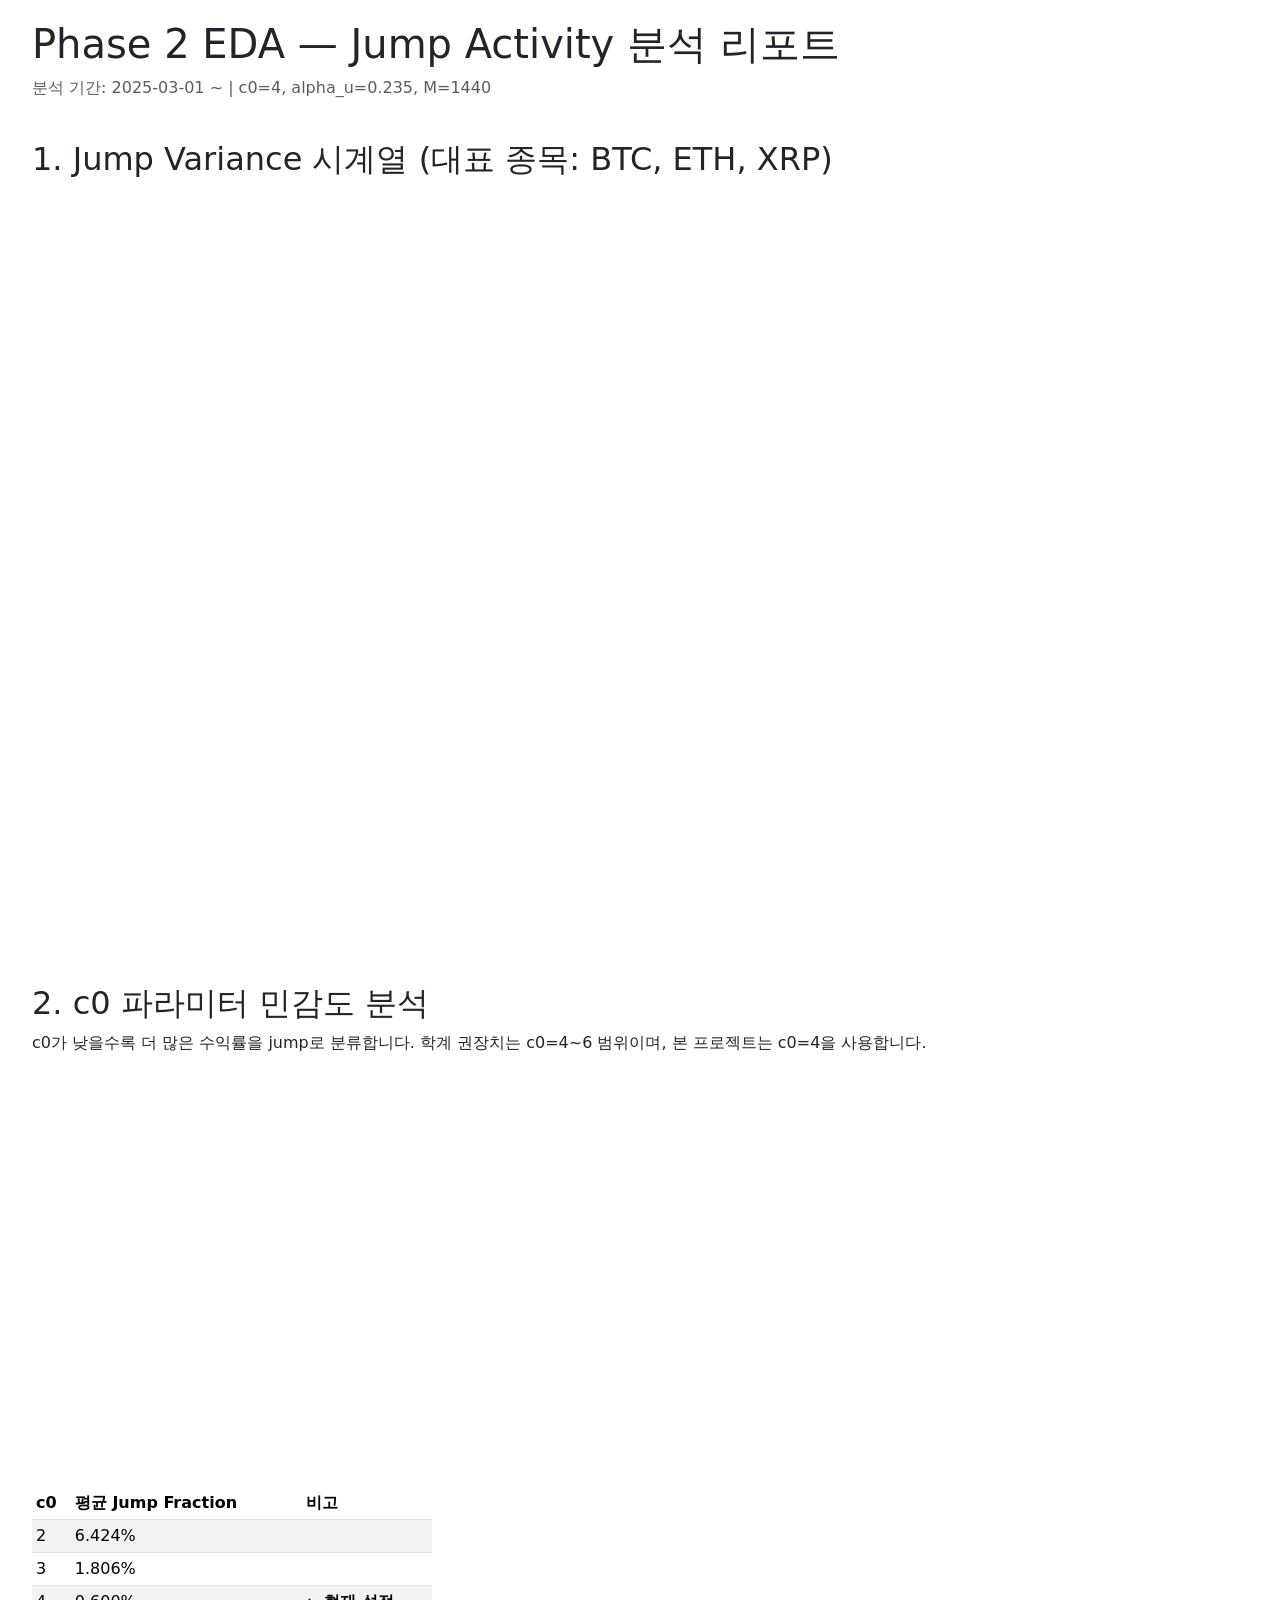
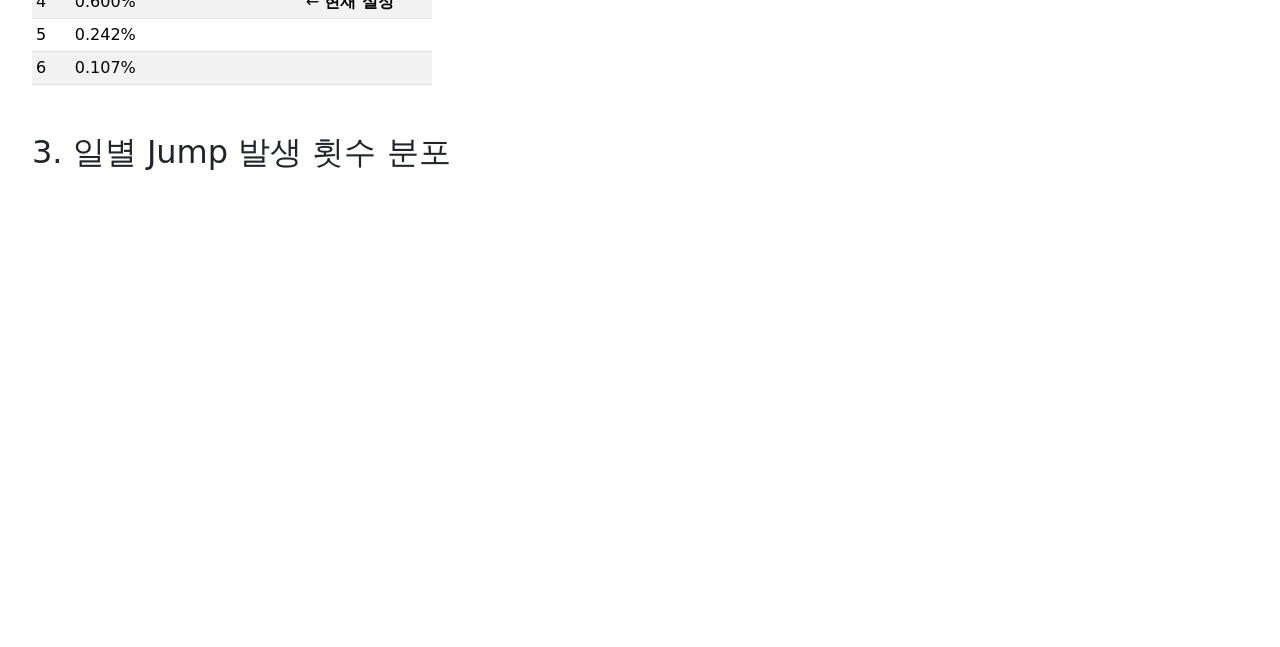
<file: docs/phase2_eda/jump_activity_report.html>
<!DOCTYPE html>
<html lang="ko">
<head>
<meta charset="UTF-8">
<title>Jump Activity Report</title>
<link rel="stylesheet"
  href="https://cdn.jsdelivr.net/npm/bootstrap@5.3.0/dist/css/bootstrap.min.css">
<style>body { padding: 20px; } h2 { margin-top: 40px; }</style>
</head>
<body>
<div class="container-fluid">
<h1>Phase 2 EDA — Jump Activity 분석 리포트</h1>
<p class="text-muted">분석 기간: 2025-03-01 ~ | c0=4, alpha_u=0.235, M=1440</p>

<div class="mb-5">
<h2>1. Jump Variance 시계열 (대표 종목: BTC, ETH, XRP)</h2>
<div>                        <script>window.PlotlyConfig = {MathJaxConfig: 'local'};</script>
        <script charset="utf-8" src="https://cdn.plot.ly/plotly-3.5.0.min.js" integrity="sha256-fHbNLP+GlIXN+efbQec78UkemUz3NJp7UmfGxC1tNxs=" crossorigin="anonymous"></script>                <div id="2a1e0234-7d88-4790-8511-fe847f3b035d" class="plotly-graph-div" style="height:750px; width:100%;"></div>            <script>                window.PLOTLYENV=window.PLOTLYENV || {};                                if (document.getElementById("2a1e0234-7d88-4790-8511-fe847f3b035d")) {                    Plotly.newPlot(                        "2a1e0234-7d88-4790-8511-fe847f3b035d",                        [{"fill":"tozeroy","fillcolor":"rgba(70,130,180,0.2)","line":{"color":"steelblue","width":1.5},"mode":"lines","name":"BTC","x":["2025-02-28","2025-03-01","2025-03-02","2025-03-03","2025-03-04","2025-03-05","2025-03-06","2025-03-07","2025-03-08","2025-03-09","2025-03-10","2025-03-11","2025-03-12","2025-03-13","2025-03-14","2025-03-15","2025-03-16","2025-03-17","2025-03-18","2025-03-19","2025-03-20","2025-03-21","2025-03-22","2025-03-23","2025-03-24","2025-03-25","2025-03-26","2025-03-27","2025-03-28","2025-03-29","2025-03-30","2025-03-31","2025-04-01","2025-04-02","2025-04-03","2025-04-04","2025-04-05","2025-04-06","2025-04-07","2025-04-08","2025-04-09","2025-04-10","2025-04-11","2025-04-12","2025-04-13","2025-04-14","2025-04-15","2025-04-16","2025-04-17","2025-04-18","2025-04-19","2025-04-20","2025-04-21","2025-04-22","2025-04-23","2025-04-24","2025-04-25","2025-04-26","2025-04-27","2025-04-28","2025-04-29","2025-04-30","2025-05-01","2025-05-02","2025-05-03","2025-05-04","2025-05-05","2025-05-06","2025-05-07","2025-05-08","2025-05-09","2025-05-10","2025-05-11","2025-05-12","2025-05-13","2025-05-14","2025-05-15","2025-05-16","2025-05-17","2025-05-18","2025-05-19","2025-05-20","2025-05-21","2025-05-22","2025-05-23","2025-05-24","2025-05-25","2025-05-26","2025-05-27","2025-05-28","2025-05-29","2025-05-30","2025-05-31","2025-06-01","2025-06-02","2025-06-03","2025-06-04","2025-06-05","2025-06-06","2025-06-07","2025-06-08","2025-06-09","2025-06-10","2025-06-11","2025-06-12","2025-06-13","2025-06-14","2025-06-15","2025-06-16","2025-06-17","2025-06-18","2025-06-19","2025-06-20","2025-06-21","2025-06-22","2025-06-23","2025-06-24","2025-06-25","2025-06-26","2025-06-27","2025-06-28","2025-06-29","2025-06-30","2025-07-01","2025-07-02","2025-07-03","2025-07-04","2025-07-05","2025-07-06","2025-07-07","2025-07-08","2025-07-09","2025-07-10","2025-07-11","2025-07-12","2025-07-13","2025-07-14","2025-07-15","2025-07-16","2025-07-17","2025-07-18","2025-07-19","2025-07-20","2025-07-21","2025-07-22","2025-07-23","2025-07-24","2025-07-25","2025-07-26","2025-07-27","2025-07-28","2025-07-29","2025-07-30","2025-07-31","2025-08-01","2025-08-02","2025-08-03","2025-08-04","2025-08-05","2025-08-06","2025-08-07","2025-08-08","2025-08-09","2025-08-10","2025-08-11","2025-08-12","2025-08-13","2025-08-14","2025-08-15","2025-08-16","2025-08-17","2025-08-18","2025-08-19","2025-08-20","2025-08-21","2025-08-22","2025-08-23","2025-08-24","2025-08-25","2025-08-26","2025-08-27","2025-08-28","2025-08-29","2025-08-30","2025-08-31","2025-09-01","2025-09-02","2025-09-03","2025-09-04","2025-09-05","2025-09-06","2025-09-07","2025-09-08","2025-09-09","2025-09-10","2025-09-11","2025-09-12","2025-09-13","2025-09-14","2025-09-15","2025-09-16","2025-09-17","2025-09-18","2025-09-19","2025-09-20","2025-09-21","2025-09-22","2025-09-23","2025-09-24","2025-09-25","2025-09-26","2025-09-27","2025-09-28","2025-09-29","2025-09-30","2025-10-01","2025-10-02","2025-10-03","2025-10-04","2025-10-05","2025-10-06","2025-10-07","2025-10-08","2025-10-09","2025-10-10","2025-10-11","2025-10-12","2025-10-13","2025-10-14","2025-10-15","2025-10-16","2025-10-17","2025-10-18","2025-10-19","2025-10-20","2025-10-21","2025-10-22","2025-10-23","2025-10-24","2025-10-25","2025-10-26","2025-10-27","2025-10-28","2025-10-29","2025-10-30","2025-10-31","2025-11-01","2025-11-02","2025-11-03","2025-11-04","2025-11-05","2025-11-06","2025-11-07","2025-11-08","2025-11-09","2025-11-10","2025-11-11","2025-11-12","2025-11-13","2025-11-14","2025-11-15","2025-11-16","2025-11-17","2025-11-18","2025-11-19","2025-11-20","2025-11-21","2025-11-22","2025-11-23","2025-11-24","2025-11-25","2025-11-26","2025-11-27","2025-11-28","2025-11-29","2025-11-30","2025-12-01","2025-12-02","2025-12-03","2025-12-04","2025-12-05","2025-12-06","2025-12-07","2025-12-08","2025-12-09","2025-12-10","2025-12-11","2025-12-12","2025-12-13","2025-12-14","2025-12-15","2025-12-16","2025-12-17","2025-12-18","2025-12-19","2025-12-20","2025-12-21","2025-12-22","2025-12-23","2025-12-24","2025-12-25","2025-12-26","2025-12-27","2025-12-28","2025-12-29","2025-12-30","2025-12-31","2026-01-01","2026-01-02","2026-01-03","2026-01-04","2026-01-05","2026-01-06","2026-01-07","2026-01-08","2026-01-09","2026-01-10","2026-01-11","2026-01-12","2026-01-13","2026-01-14","2026-01-15","2026-01-16","2026-01-17","2026-01-18","2026-01-19","2026-01-20","2026-01-21","2026-01-22","2026-01-23","2026-01-24","2026-01-25","2026-01-26","2026-01-27","2026-01-28","2026-01-29","2026-01-30","2026-01-31","2026-02-01","2026-02-02","2026-02-03","2026-02-04","2026-02-05","2026-02-06","2026-02-07","2026-02-08","2026-02-09","2026-02-10","2026-02-11","2026-02-12","2026-02-13","2026-02-14","2026-02-15","2026-02-16","2026-02-17","2026-02-18","2026-02-19","2026-02-20","2026-02-21","2026-02-22","2026-02-23","2026-02-24","2026-02-25","2026-02-26","2026-02-27","2026-02-28","2026-03-01","2026-03-02","2026-03-03","2026-03-04","2026-03-05","2026-03-06","2026-03-07","2026-03-08","2026-03-09","2026-03-10","2026-03-11","2026-03-12","2026-03-13","2026-03-14","2026-03-15","2026-03-16","2026-03-17","2026-03-18","2026-03-19","2026-03-20","2026-03-21","2026-03-22","2026-03-23","2026-03-24","2026-03-25","2026-03-26","2026-03-27","2026-03-28","2026-03-29","2026-03-30","2026-03-31"],"y":{"dtype":"f8","bdata":"7MFpbNanOkAHe2sERJRCQMbVnLQMKY9ACA8\u002fQSanbECzSyR8\u002fVKBQInpgxg5DmZAxbPywf4ZWUBRfpMrrDmOQNr701s3W0BAhqHdbUjrYUDGZ0HgMjRVQPBjACGbinVAX\u002fiWbsD2Y0COODOvcEknQGoy0ERPelVAiMkUZ7JwFkB9MK2PJ0ViQBoYlr7EiUBA8iprdyc0NUCu5kiirX1YQMZslWjUR09AKa0s3ToCJ0CWgPu7UKr+PwAwH\[base64]\u002fW8RWEB5lf7dO8tDQGu\u002fdNAiTEJA0XedJKBVM0Cvl48vUl0IQCme7kFbtxxAEgLFjfwuJEBPVJ8gMSxQQPJfZV7\u002fl21AsgaHdbdlX0Dh2bHxiRU3QKsdPQQd\u002fTBAXRDIWZqFJECxE7Qizz09QBXaM7ioAjJA0YqvdXbxMkA2mRkqL4lBQN4aFEmX8jxA08\u002fRnTGJQkDGUc36XGEhQI3SPy+SQUFABqo\u002fgDh2SkAM9I7is+1CQNCtk8clckVAkEx1VZyBWUCjrZdIsqpGQNaJ\u002foZmq0ZA1OP0k1YnP0AqeNG+ky9XQITBCIv9C0RAqFQVzfG1QUBX9CDBtps\u002fQKxLarJNNCJA9fCqe5Q8LUBBT0W3ftpBQGV6Ol+12ExAr9oqjf8BQkAc7\u002ftJRTFdQDb9yH1DUklARXB+qqdCYkBk+VhNdbtBQMrpEcpgKkdA5lN819cKLkAoVyOn0aNSQLRoNWiFqjpA\u002f6PXbRluSUDwvMjyAyw6QNc9xzTsSD9A1fWplsGzPECthPU\u002fyO05QBgz4vFa0TJAUEh4xFxcNkA6bEM2SxJXQHxhyKJuVEdAC+ZPti1zOkDG7U4ZPEQlQEaap\[base64]\u002f6UJA8VQtrTKbWkCx8YH6\u002fFhHQCzDvCQv+CxAvPnTWUk8PEDoGyJIgLVOQDPhHGewIVdAgYTFdka4RUCOnmbs9KE9QLcPlQqd9WJAb\u002fbmPGHVNUCTZlxEem46QGMsG2rIPzBAbKjAUgEIRkAcEPrEZZg+QEGSlhtIdi5AXeA2g1PyQ0BCfv8AGmcqQFqVrKyvTjVAQJ09COdXNEBE9cJc7kAzQGVAh4lgEkBAi\u002fYQjw7mN0BLimhHQw5UQH5LujYkdDRAKPdbF4AROEByBPhK8BY\u002fQM5nMNy5k0FAIzkUT7hPO0AuhjfSnWZAQLtWjk93oyNALZgHsAJ2L0CbvSQK+DIaQF9iEw0AuUhAgeb9WNRuTUDPQCYlTUdLQHG6E2ir4mlA1l197JEeQUCBursNwwMvQA4l6ZhenipALD5vWOLSMECe6qxl2eY\u002fQOwJoAatkjhAzYbYPiXhLED\u002f20FRXdtxQNl1E1ceeiVAHSgqBWwHYUBJBRgfipVRQEGwaFWfCUpAOYy6xChpXkAU5hIWb+gqQN6QKkwBdV5AiHQ\u002fKBjGNEB83PZ0ADwsQES0Fw1xVUdAp3cqaIQkVUDr5fkUjo1CQElaw7d3XjNAqLgcodG8YED6M8xCI6kZQFuTZb3e3yxAiLeQDr+2MUDU6SKO1DcwQPppvcBF\u002fUpAFl+ohGrfUkCB7Zhhdm86QCKut3p+hyJA4QigipNeLkBAzY9Jxl1AQBjxXu11yC1AgIs34lLZS0Byb73UcSI7QDWNHFbjJy5A5v1L\[base64]\u002fDFRAryEsJJrGSkCspqqaxedFQEY2qjfvJjNAG\u002f6tSwhuXUCZOZAvMGNBQBnG67KiS0pApFVL4SsBXUBVqu4lSqtRQE9PKjSVYlBAPkarmlHwK0AGJe+BJ3IxQBeG+MTQL1FAy+Vt8BN+YEA5L7kojfpbQCXqyjek\u002f01AqhFoFdTXT0CR9610+YNAQKxZOw0gvT9AwmvaJIuRTkCVqr9KZQtHQIZ9RXXwblVAm0gRvTJ5W0ClZVxGH+1cQHNLQ11oV1FA6z1bKeumWUDxoyvZFlVoQG0sPNIYGGBArtoTaaC1OECO7qJLPsNUQEiWOFjNMWRA9X47esXwQEDauE0qIrIuQFtvA6Hd\u002fj5AP1\u002farZwPTEBTQkc4SH5VQNSrLckIqExA4TCqXXJfVEBnplMx2d41QKvZEU13oDhA\u002fg6eq2gkX0CJCYxy\u002fhxjQGVB2pZ1YmNAYpPhq0CnS0B9HY5Y0RNZQHq6pmjxhEJAwTKXOm\u002fWXkBQCDjNaPNVQGkDkf44FGZA6fFxiSNzbkAlHlhOHYdbQJkpkaOaL19AI4RJfO1oJED9DLhAMxFNQEFWiPGoYVhARi6upoNsYEAAb2CBVzNyQD1Hn8vmx2hAKP6Glfy0Z0DBNeoi8XUpQMukJ8+i1UVALq7lNH9oX0Dz8uEDhnZQQAo0aazltEtAEK2am4\[base64]\u002f8DJYQJNujDlVvVpAbr+SFTtbVEBba+Hk1y9aQLl3SHmyTFNA4ix8jvXVY0AR1rdvSFV5QLaQCWv4q2ZAB\[base64]\u002fY\u002fFuVS0C0o3mRf4dXQMok5xa5tExAeeV01tXlYEAYA3o68GmAQPHnvnmN5lFAOLtpeTnnWkDoZeQPj5hkQNlt3rNDXl1AaqA5rlDySUB+T5k8eV5gQPSDpg3Fx2FAV6\u002fuF1tjREA="},"type":"scatter","xaxis":"x","yaxis":"y"},{"fill":"tozeroy","fillcolor":"rgba(70,130,180,0.2)","line":{"color":"tomato","width":1.5},"mode":"lines","name":"ETH","x":["2025-02-28","2025-03-01","2025-03-02","2025-03-03","2025-03-04","2025-03-05","2025-03-06","2025-03-07","2025-03-08","2025-03-09","2025-03-10","2025-03-11","2025-03-12","2025-03-13","2025-03-14","2025-03-15","2025-03-16","2025-03-17","2025-03-18","2025-03-19","2025-03-20","2025-03-21","2025-03-22","2025-03-23","2025-03-24","2025-03-25","2025-03-26","2025-03-27","2025-03-28","2025-03-29","2025-03-30","2025-03-31","2025-04-01","2025-04-02","2025-04-03","2025-04-04","2025-04-05","2025-04-06","2025-04-07","2025-04-08","2025-04-09","2025-04-10","2025-04-11","2025-04-12","2025-04-13","2025-04-14","2025-04-15","2025-04-16","2025-04-17","2025-04-18","2025-04-19","2025-04-20","2025-04-21","2025-04-22","2025-04-23","2025-04-24","2025-04-25","2025-04-26","2025-04-27","2025-04-28","2025-04-29","2025-04-30","2025-05-01","2025-05-02","2025-05-03","2025-05-04","2025-05-05","2025-05-06","2025-05-07","2025-05-08","2025-05-09","2025-05-10","2025-05-11","2025-05-12","2025-05-13","2025-05-14","2025-05-15","2025-05-16","2025-05-17","2025-05-18","2025-05-19","2025-05-20","2025-05-21","2025-05-22","2025-05-23","2025-05-24","2025-05-25","2025-05-26","2025-05-27","2025-05-28","2025-05-29","2025-05-30","2025-05-31","2025-06-01","2025-06-02","2025-06-03","2025-06-04","2025-06-05","2025-06-06","2025-06-07","2025-06-08","2025-06-09","2025-06-10","2025-06-11","2025-06-12","2025-06-13","2025-06-14","2025-06-15","2025-06-16","2025-06-17","2025-06-18","2025-06-19","2025-06-20","2025-06-21","2025-06-22","2025-06-23","2025-06-24","2025-06-25","2025-06-26","2025-06-27","2025-06-28","2025-06-29","2025-06-30","2025-07-01","2025-07-02","2025-07-03","2025-07-04","2025-07-05","2025-07-06","2025-07-07","2025-07-08","2025-07-09","2025-07-10","2025-07-11","2025-07-12","2025-07-13","2025-07-14","2025-07-15","2025-07-16","2025-07-17","2025-07-18","2025-07-19","2025-07-20","2025-07-21","2025-07-22","2025-07-23","2025-07-24","2025-07-25","2025-07-26","2025-07-27","2025-07-28","2025-07-29","2025-07-30","2025-07-31","2025-08-01","2025-08-02","2025-08-03","2025-08-04","2025-08-05","2025-08-06","2025-08-07","2025-08-08","2025-08-09","2025-08-10","2025-08-11","2025-08-12","2025-08-13","2025-08-14","2025-08-15","2025-08-16","2025-08-17","2025-08-18","2025-08-19","2025-08-20","2025-08-21","2025-08-22","2025-08-23","2025-08-24","2025-08-25","2025-08-26","2025-08-27","2025-08-28","2025-08-29","2025-08-30","2025-08-31","2025-09-01","2025-09-02","2025-09-03","2025-09-04","2025-09-05","2025-09-06","2025-09-07","2025-09-08","2025-09-09","2025-09-10","2025-09-11","2025-09-12","2025-09-13","2025-09-14","2025-09-15","2025-09-16","2025-09-17","2025-09-18","2025-09-19","2025-09-20","2025-09-21","2025-09-22","2025-09-23","2025-09-24","2025-09-25","2025-09-26","2025-09-27","2025-09-28","2025-09-29","2025-09-30","2025-10-01","2025-10-02","2025-10-03","2025-10-04","2025-10-05","2025-10-06","2025-10-07","2025-10-08","2025-10-09","2025-10-10","2025-10-11","2025-10-12","2025-10-13","2025-10-14","2025-10-15","2025-10-16","2025-10-17","2025-10-18","2025-10-19","2025-10-20","2025-10-21","2025-10-22","2025-10-23","2025-10-24","2025-10-25","2025-10-26","2025-10-27","2025-10-28","2025-10-29","2025-10-30","2025-10-31","2025-11-01","2025-11-02","2025-11-03","2025-11-04","2025-11-05","2025-11-06","2025-11-07","2025-11-08","2025-11-09","2025-11-10","2025-11-11","2025-11-12","2025-11-13","2025-11-14","2025-11-15","2025-11-16","2025-11-17","2025-11-18","2025-11-19","2025-11-20","2025-11-21","2025-11-22","2025-11-23","2025-11-24","2025-11-25","2025-11-26","2025-11-27","2025-11-28","2025-11-29","2025-11-30","2025-12-01","2025-12-02","2025-12-03","2025-12-04","2025-12-05","2025-12-06","2025-12-07","2025-12-08","2025-12-09","2025-12-10","2025-12-11","2025-12-12","2025-12-13","2025-12-14","2025-12-15","2025-12-16","2025-12-17","2025-12-18","2025-12-19","2025-12-20","2025-12-21","2025-12-22","2025-12-23","2025-12-24","2025-12-25","2025-12-26","2025-12-27","2025-12-28","2025-12-29","2025-12-30","2025-12-31","2026-01-01","2026-01-02","2026-01-03","2026-01-04","2026-01-05","2026-01-06","2026-01-07","2026-01-08","2026-01-09","2026-01-10","2026-01-11","2026-01-12","2026-01-13","2026-01-14","2026-01-15","2026-01-16","2026-01-17","2026-01-18","2026-01-19","2026-01-20","2026-01-21","2026-01-22","2026-01-23","2026-01-24","2026-01-25","2026-01-26","2026-01-27","2026-01-28","2026-01-29","2026-01-30","2026-01-31","2026-02-01","2026-02-02","2026-02-03","2026-02-04","2026-02-05","2026-02-06","2026-02-07","2026-02-08","2026-02-09","2026-02-10","2026-02-11","2026-02-12","2026-02-13","2026-02-14","2026-02-15","2026-02-16","2026-02-17","2026-02-18","2026-02-19","2026-02-20","2026-02-21","2026-02-22","2026-02-23","2026-02-24","2026-02-25","2026-02-26","2026-02-27","2026-02-28","2026-03-01","2026-03-02","2026-03-03","2026-03-04","2026-03-05","2026-03-06","2026-03-07","2026-03-08","2026-03-09","2026-03-10","2026-03-11","2026-03-12","2026-03-13","2026-03-14","2026-03-15","2026-03-16","2026-03-17","2026-03-18","2026-03-19","2026-03-20","2026-03-21","2026-03-22","2026-03-23","2026-03-24","2026-03-25","2026-03-26","2026-03-27","2026-03-28","2026-03-29","2026-03-30","2026-03-31"],"y":{"dtype":"f8","bdata":"AAAAAAAAAAAJlvAd0XlXQEDJKf\u002fih6xA7rjh49Rsg0B\u002f1I7TBoOSQBimo8OrcGVAkbiU+hEvY0CamB5RWkKJQI6SWgEdY2BAJSDt8FyiZ0Bm2qVtdHGAQBcVV4rZNaVA5aecct8PhUCKf\u002fgzpK5sQKz3Q9056V9AixFc2MpSMkBhfVgNyApnQGef6yCBVVVAD3TOpNnMREDJ\u002fw+Y4c99QPmgPewBz1ZAfhtkFTcAS0ASTJO68HQdQDRk0JUnojBApzU0lDruV0BSECotFKA\u002fQIhxb9TEXUpACTEfPz7RTEAVxRvaNWV5QCK\u002fk4QQLWNA76kyhlNMbEC4mETk1StrQNhZ1cXzRGhADmk5t3bCi0DW72PCxXNjQPF\u002fmRSzAmhAwygNWcAka0DhUYqTXTSRQP4FWY6EophANv0gBD5lfEA5kxQD9XmLQAr5aKQa7nZAovi96a\u002fZc0A3ogf\u002fhLx4QNAKErjtSIRA52LtYluHb0DZs3XmnoNkQF3isctjOnpAHk91UuLgLkCov9SVs2k+QDGEt5r9XFdAMe0XoAJwUkDmmHKzKD9YQL9pP2ySwYxAWIc7PxTweECo0ze3qYRUQMhy4hH38lZA+NT\u002f\u002fd7qYkCRvHj9LxFoQCAb0dxqCWdASktBl84yWkCoogfxftljQMgItyRL11tARDjaXMhZZkCJAPUFAwlCQLZP\u002flgIXERAorngd8qfT0BDCkRCnvVHQNYTElgDlWFAChMF6sQXhEA+NRVh64WZQD55S7VqB3pAL3VxKTLfdkBj6OsOxeFjQJXWF8FsvHZAt7s+Lq7uXkBih+jCpOxZQE2c5EfnLGZAIQdfkTn\u002fX0DS6jCNUpqIQGLavb6YfXlAVdOm7LsPU0D8FFIPB8xtQMkVp1f4P2VAeRu6UZApfkAZiRDx8ChUQK0YtQ1LcGhAaPv1SSxEUUBD+upyeOBXQCfJu0fVCFZAK8qln2tvbEDexMbvfB5yQMO7ByXcc2hAG8L71rxGTUC4\[base64]\u002fYGVA\u002f6YxjU8cWkCGIoRsF3ZvQN7FBhYF+mRAbsHJvk2vTEBtYFeWygU\[base64]\u002f4aGBAPn8yn4YlcEDUrSyi1rFYQNlY3Z6eY1ZANBiebvCOcUBE3t9GhytgQPKVtr1f4X9A6tirFRzqbEBYqa2ySPNZQPTnM9yVmWRA3k321kiOZUDobsjAoVxRQE5CIoi7KUhA8MKn5vf\u002fVUDofdbpU3+aQBtr6alLnVRAUU2HzQ\[base64]\u002fBhQAIFrBz7wlZAirOsjk65REA2eL4FQItMQNrN6FwGWExAzOOFtW98ckBySshnmB1HQNSDWVxkP1BAZFhLacNzNUCPQ9Psduk7QNZvkIcJuVtAgBZMjUsKQ0COL0G1xhxdQDD6LNwP32lAvzI1H123YUCulto4HVZLQKbdn408qV9ARhjOs+3KUUA9\[base64]\u002fvs5dzQCo9cJqnxGlA4chFg4JAYEAdKfoglNpmQIGx2Wb6aDhAR\u002f\u002fFOpV1aED69Bh7N+9XQNz62ISRfmFAP6\u002fKAYjLekDD0nS6y6JkQEiIWz5JKl1AYFe488tpP0DdlN20TrBLQCG2uuf7wFZAglg\u002fCz2yikAPY1uh\u002foVsQJLOgrHvs2JAJOLcvUQWbkABC0WAWLlEQNfa9YF4\u002fmZAdFyEBYyAYEBW4xPeKKpXQGwdCtvR9m1ASP0RAbZGcUC2ewMGr9FxQKw02eCV1GBAiykSIf6bgUClpWUIMnB+QLGqhJ1C8nVAHY5p4EpUZUB24Jy67JNxQI8onldQKVBA9ifsBYqdVkAN8hqqiNBWQB1\u002fcCQUSGtAP7IbfDf+a0Bv9TxdO8VdQAt7I4Fl4EhA4bjbbqPkZEDSLxkRrotYQPFeOakXPUNAg5zm5FOwc0BJsqgOMBJpQOfye3A2RntA2uAb188vZ0B1wfQsP\u002fVnQHheKkV1b1JAfangoxQqgECuJSC+ia9zQEY38LOFWnpAsZKwiDead0AqyBjKCq5iQHeS3ntzGHhAEokHw8HYQUDd1k8c9uBoQCLwyo9r\u002f3BAquuCKRqXckCN7i4esqZ7QC1tWm8fX3tAj3AmIZaKf0DzqhyfOVxHQC2\[base64]\u002fB+2NALkKCXq\u002fyZEAegIVWUk5QQMYEbJsB4zFAaXJCDjN8WEBuiz0ShwB3QJXzVuJFFnRA5dGryiNZdUCktvCFMjlsQGCRkaN4oWpAnp2dqm3cMkDv\u002fljWqxJnQJ7gHZD\[base64]\u002fAodEBa\u002f3Psb8JzQKlC96aJUIdA2rfsI0drekBDf9wjU\[base64]\u002fCsLTCZEC+Q\u002fb\u002fKX91QP+EBwS8BG9ALJ9wKVHEbkDOEYITAL1tQBFTKUjrUnNAdOjqLI1nWkA="},"type":"scatter","xaxis":"x2","yaxis":"y2"},{"fill":"tozeroy","fillcolor":"rgba(70,130,180,0.2)","line":{"color":"green","width":1.5},"mode":"lines","name":"XRP","x":["2025-02-28","2025-03-01","2025-03-02","2025-03-03","2025-03-04","2025-03-05","2025-03-06","2025-03-07","2025-03-08","2025-03-09","2025-03-10","2025-03-11","2025-03-12","2025-03-13","2025-03-14","2025-03-15","2025-03-16","2025-03-17","2025-03-18","2025-03-19","2025-03-20","2025-03-21","2025-03-22","2025-03-23","2025-03-24","2025-03-25","2025-03-26","2025-03-27","2025-03-28","2025-03-29","2025-03-30","2025-03-31","2025-04-01","2025-04-02","2025-04-03","2025-04-04","2025-04-05","2025-04-06","2025-04-07","2025-04-08","2025-04-09","2025-04-10","2025-04-11","2025-04-12","2025-04-13","2025-04-14","2025-04-15","2025-04-16","2025-04-17","2025-04-18","2025-04-19","2025-04-20","2025-04-21","2025-04-22","2025-04-23","2025-04-24","2025-04-25","2025-04-26","2025-04-27","2025-04-28","2025-04-29","2025-04-30","2025-05-01","2025-05-02","2025-05-03","2025-05-04","2025-05-05","2025-05-06","2025-05-07","2025-05-08","2025-05-09","2025-05-10","2025-05-11","2025-05-12","2025-05-13","2025-05-14","2025-05-15","2025-05-16","2025-05-17","2025-05-18","2025-05-19","2025-05-20","2025-05-21","2025-05-22","2025-05-23","2025-05-24","2025-05-25","2025-05-26","2025-05-27","2025-05-28","2025-05-29","2025-05-30","2025-05-31","2025-06-01","2025-06-02","2025-06-03","2025-06-04","2025-06-05","2025-06-06","2025-06-07","2025-06-08","2025-06-09","2025-06-10","2025-06-11","2025-06-12","2025-06-13","2025-06-14","2025-06-15","2025-06-16","2025-06-17","2025-06-18","2025-06-19","2025-06-20","2025-06-21","2025-06-22","2025-06-23","2025-06-24","2025-06-25","2025-06-26","2025-06-27","2025-06-28","2025-06-29","2025-06-30","2025-07-01","2025-07-02","2025-07-03","2025-07-04","2025-07-05","2025-07-06","2025-07-07","2025-07-08","2025-07-09","2025-07-10","2025-07-11","2025-07-12","2025-07-13","2025-07-14","2025-07-15","2025-07-16","2025-07-17","2025-07-18","2025-07-19","2025-07-20","2025-07-21","2025-07-22","2025-07-23","2025-07-24","2025-07-25","2025-07-26","2025-07-27","2025-07-28","2025-07-29","2025-07-30","2025-07-31","2025-08-01","2025-08-02","2025-08-03","2025-08-04","2025-08-05","2025-08-06","2025-08-07","2025-08-08","2025-08-09","2025-08-10","2025-08-11","2025-08-12","2025-08-13","2025-08-14","2025-08-15","2025-08-16","2025-08-17","2025-08-18","2025-08-19","2025-08-20","2025-08-21","2025-08-22","2025-08-23","2025-08-24","2025-08-25","2025-08-26","2025-08-27","2025-08-28","2025-08-29","2025-08-30","2025-08-31","2025-09-01","2025-09-02","2025-09-03","2025-09-04","2025-09-05","2025-09-06","2025-09-07","2025-09-08","2025-09-09","2025-09-10","2025-09-11","2025-09-12","2025-09-13","2025-09-14","2025-09-15","2025-09-16","2025-09-17","2025-09-18","2025-09-19","2025-09-20","2025-09-21","2025-09-22","2025-09-23","2025-09-24","2025-09-25","2025-09-26","2025-09-27","2025-09-28","2025-09-29","2025-09-30","2025-10-01","2025-10-02","2025-10-03","2025-10-04","2025-10-05","2025-10-06","2025-10-07","2025-10-08","2025-10-09","2025-10-10","2025-10-11","2025-10-12","2025-10-13","2025-10-14","2025-10-15","2025-10-16","2025-10-17","2025-10-18","2025-10-19","2025-10-20","2025-10-21","2025-10-22","2025-10-23","2025-10-24","2025-10-25","2025-10-26","2025-10-27","2025-10-28","2025-10-29","2025-10-30","2025-10-31","2025-11-01","2025-11-02","2025-11-03","2025-11-04","2025-11-05","2025-11-06","2025-11-07","2025-11-08","2025-11-09","2025-11-10","2025-11-11","2025-11-12","2025-11-13","2025-11-14","2025-11-15","2025-11-16","2025-11-17","2025-11-18","2025-11-19","2025-11-20","2025-11-21","2025-11-22","2025-11-23","2025-11-24","2025-11-25","2025-11-26","2025-11-27","2025-11-28","2025-11-29","2025-11-30","2025-12-01","2025-12-02","2025-12-03","2025-12-04","2025-12-05","2025-12-06","2025-12-07","2025-12-08","2025-12-09","2025-12-10","2025-12-11","2025-12-12","2025-12-13","2025-12-14","2025-12-15","2025-12-16","2025-12-17","2025-12-18","2025-12-19","2025-12-20","2025-12-21","2025-12-22","2025-12-23","2025-12-24","2025-12-25","2025-12-26","2025-12-27","2025-12-28","2025-12-29","2025-12-30","2025-12-31","2026-01-01","2026-01-02","2026-01-03","2026-01-04","2026-01-05","2026-01-06","2026-01-07","2026-01-08","2026-01-09","2026-01-10","2026-01-11","2026-01-12","2026-01-13","2026-01-14","2026-01-15","2026-01-16","2026-01-17","2026-01-18","2026-01-19","2026-01-20","2026-01-21","2026-01-22","2026-01-23","2026-01-24","2026-01-25","2026-01-26","2026-01-27","2026-01-28","2026-01-29","2026-01-30","2026-01-31","2026-02-01","2026-02-02","2026-02-03","2026-02-04","2026-02-05","2026-02-06","2026-02-07","2026-02-08","2026-02-09","2026-02-10","2026-02-11","2026-02-12","2026-02-13","2026-02-14","2026-02-15","2026-02-16","2026-02-17","2026-02-18","2026-02-19","2026-02-20","2026-02-21","2026-02-22","2026-02-23","2026-02-24","2026-02-25","2026-02-26","2026-02-27","2026-02-28","2026-03-01","2026-03-02","2026-03-03","2026-03-04","2026-03-05","2026-03-06","2026-03-07","2026-03-08","2026-03-09","2026-03-10","2026-03-11","2026-03-12","2026-03-13","2026-03-14","2026-03-15","2026-03-16","2026-03-17","2026-03-18","2026-03-19","2026-03-20","2026-03-21","2026-03-22","2026-03-23","2026-03-24","2026-03-25","2026-03-26","2026-03-27","2026-03-28","2026-03-29","2026-03-30","2026-03-31"],"y":{"dtype":"f8","bdata":"AAAAAAAAAACVOSO\u002fe1pNQBTZetqGFMdAcer4OdwxkUByUSNhVeWjQOSXJN4k\u002fHxAdwYGtKiWe0B\u002fsHnjcvOfQJBvjtfrA2JA\u002ftYa5PqDfkAqJ5z5q+WHQEoiACu10ZBA5XDnmOx0kUCjE79clBpqQCQvNajTBGdAVXsLrt2zREApNqcXOaJkQP0dsA93J1dA9bP\u002fqiD2Q0AKjNVnmJSlQCskO9BRy1xAPNqfMrO2QUCgpqP1WZZBQDQNvoh89kJAgkG9NKSDUEA4Vg\u002fxYzxhQDGLisPWR2FAgmRDoR0gYECE4wtFr75CQAAAAAAAAAAA4eCEQ7KUUECbvrJqwyl2QCakxUl1TmZAp8qyvkiRk0CMmq9uQZlrQAPGJHcmuY9ASytu0khrTEAiiea3U0eLQJlzNoRueKNATbXomp\u002f4ckB9tIUzSkSUQAnKL76\u002f5WFA5Ao3JYgoaEDsRAS5YkR2QEVnIV3YE3ZAjZBYnONrWkCuduGRrihXQMvWG3xsQ2BA1Sbw1a4LUUDdP3z15w8tQM\u002fsWlwH0TJA8z5xwsWcQECDwedP6uxTQBrrjT\[base64]\u002fNnQKWB2uv\u002fDWNADv1DooqUTkDecocd5mNVQBT5yoADKlNAMXN2ZNS3dUA7VyogPR1LQBItWPxk\u002f1pAUQYVU9SrMkCsy6syvQdaQLvObk0RqU1AEe1ShJH\u002fVECz22ClTUxwQJswcu98NmBA7jmPRbJVPUC9\u002fUKlqDsbQJ6ZRZM\u002fS0hA9gR0sBeSP0CPeHOQa492QIwB2dQFeUFAh7nJGEW4BUAu8S1+Um9jQAlrT3pDWlNAk6DvrSTSTkB46x0Hk2lYQKDU8\u002flDQFFA67fqHDsPaUDn8qY2mTNFQFspdlSDGyhA+\[base64]\u002fO0C2X1J+THGPQD89owFNe15Aj3iHGADobkC3vZyoBgZqQNlYC5FD1FtAt6lIWr7pWUALxQAqjbtuQB1PgF\[base64]\[base64]\u002f29SQFqLYIcnZlJAUNC5wndpQEB+VwsYsMNoQF8n9iUSj1VA0ujQMWYRdUAM+MwG9ABDQNXYWvzbNkFAxOpBtdxyMUBO2oYHn2stQARXlhKfSnJAQxhPD78jHUAC5Zq9yVxcQAw05tLe6lZApA6CEwWXUUAK\u002fLlo+UNDQL\u002f3ruL7OEtAPdP3+ORiWUA5wcyWAPBDQFZ0ZX9\u002f7UBAEue+IPQxUEBbkgJQ4INoQCvDvd4+2DRAX0KvGgRIN0Abz5L+QJE7QCsT57GC\u002f09AkyttOHfoNEAAVMZxUZM6QLkoV22gy+FAv9ahv8wWhUAhxXDwD5mFQBcXu+\u002fLEnJALZJFlegQcEBiEiaWOyk+QMJcQnQC0HdAysi9K2aJhEAQzbV7LbY9QEtrYTC7fmdAXGpPqd8EZECkM7Wpr4FmQGbwulGrb25ARd70f7C0UUBuZg7PeJptQNF4vlmOyltAwfYG5ybdWUA0MQSwadZOQBbYfLYp+XJAe\u002fdMtAtlfED5rPl13sNkQN21AabmXEdAQXi8pHFPMEAd\u002fAI1yzBTQPf74oH3GmpAA+7e8qU7kUAHp\u002f+VL892QKcFvQyai2lAbItQ7rboZUDf5qIhlfs+QGkXZlARD2ZAhU+FDzptXEBoWk5FRAFJQOZL4dwT2F5A0\u002faWM45zbUD4fTlabUR6QDHugKiOllRAvxNUftlRbECtJNSo80WHQFXE\u002fM+yD3dAvGSczfZkbEDNE5aE0oVwQH6ZIYAjNnFAlbRpl1DOVEC7m5uExdhCQLVGFEEj6WpArHXpaERiVkDkqSvOx0wrQBJAlvMeG0VAzFX7yRXBYkBsYkR3e0dTQPk7lq7\u002f8kFA9Lihm+GEc0BnHHeaUt5pQP2rNSEYmWpAlVOOV+N4ZUCZBaTabSBcQAb3sO62HEBA1MH7YddRa0C4IMi3bNFZQBiba8eEIm1AQrBBNlWtekDkRB9QqTJTQFDt7UyPKWxACq\[base64]\u002fREB9J20enNY+QHxh8fJttGxARfEfm8vqTEAJexC8lHViQMPP2+cUxWxAdyYp04jWdUDje9pwHa1CQAAAAAAAAAAAh9K\u002f9XCzdUAYvaVUGn83QJYnW\u002f0811xANpfcEFs3WUCg+v0dz0FbQLAPnmK8nFFA0R7m0oUHUEBnhKS+QO9IQJTrGd\[base64]\u002f6XmHmD2a0BE1N1WWN9uQGYYeHgU7lhA5pdfeBy7bkBHSvsobWtjQK2g5zh4uGdAa83CcVWBQ0B8GFGkmShwQF9bGRtConJAwAYC0nA4d0BVXeaOdM5hQJZem0GLaVZAnwgiA+zgfkCU6AZFN\u002fhSQISFxKGQdUdAl+JIoYAmbECGocC67jZyQNCQv1Qh\u002fXpAH9usUInzbkCZk+JU90xXQCzmopgk2HlAGIKe62\u002fIe0BJEjFni3xtQLD\u002fVZRNpmJAcLRc+S+ScECx37boK4lmQMjF46h21lNAl54togYjRUDJpNOUjsxiQH8znxJyamRA493TLoKraUB33WOdGV5JQF4gHJ\u002fgAVJAiF2LkhcMUkDqIZsAQC1BQLq0+D2vjmBAW5XMYjaibkDQpY2+hLBtQEBAa\u002fMAXWdAmVjshxwwP0Cc0pu+0DNUQBi8W5rQiFNAmmKu1GADYEAcTrnQNbCIQLcRDjtueVdASP5BlMd9U0CVgpRTK5RkQLCAaL\u002fE3VxAmIN9wbnxTkCYbRpx7R5dQO3zywOKB2JAoT1AmsClR0A="},"type":"scatter","xaxis":"x3","yaxis":"y3"}],                        {"template":{"data":{"barpolar":[{"marker":{"line":{"color":"white","width":0.5},"pattern":{"fillmode":"overlay","size":10,"solidity":0.2}},"type":"barpolar"}],"bar":[{"error_x":{"color":"#2a3f5f"},"error_y":{"color":"#2a3f5f"},"marker":{"line":{"color":"white","width":0.5},"pattern":{"fillmode":"overlay","size":10,"solidity":0.2}},"type":"bar"}],"carpet":[{"aaxis":{"endlinecolor":"#2a3f5f","gridcolor":"#C8D4E3","linecolor":"#C8D4E3","minorgridcolor":"#C8D4E3","startlinecolor":"#2a3f5f"},"baxis":{"endlinecolor":"#2a3f5f","gridcolor":"#C8D4E3","linecolor":"#C8D4E3","minorgridcolor":"#C8D4E3","startlinecolor":"#2a3f5f"},"type":"carpet"}],"choropleth":[{"colorbar":{"outlinewidth":0,"ticks":""},"type":"choropleth"}],"contourcarpet":[{"colorbar":{"outlinewidth":0,"ticks":""},"type":"contourcarpet"}],"contour":[{"colorbar":{"outlinewidth":0,"ticks":""},"colorscale":[[0.0,"#0d0887"],[0.1111111111111111,"#46039f"],[0.2222222222222222,"#7201a8"],[0.3333333333333333,"#9c179e"],[0.4444444444444444,"#bd3786"],[0.5555555555555556,"#d8576b"],[0.6666666666666666,"#ed7953"],[0.7777777777777778,"#fb9f3a"],[0.8888888888888888,"#fdca26"],[1.0,"#f0f921"]],"type":"contour"}],"heatmap":[{"colorbar":{"outlinewidth":0,"ticks":""},"colorscale":[[0.0,"#0d0887"],[0.1111111111111111,"#46039f"],[0.2222222222222222,"#7201a8"],[0.3333333333333333,"#9c179e"],[0.4444444444444444,"#bd3786"],[0.5555555555555556,"#d8576b"],[0.6666666666666666,"#ed7953"],[0.7777777777777778,"#fb9f3a"],[0.8888888888888888,"#fdca26"],[1.0,"#f0f921"]],"type":"heatmap"}],"histogram2dcontour":[{"colorbar":{"outlinewidth":0,"ticks":""},"colorscale":[[0.0,"#0d0887"],[0.1111111111111111,"#46039f"],[0.2222222222222222,"#7201a8"],[0.3333333333333333,"#9c179e"],[0.4444444444444444,"#bd3786"],[0.5555555555555556,"#d8576b"],[0.6666666666666666,"#ed7953"],[0.7777777777777778,"#fb9f3a"],[0.8888888888888888,"#fdca26"],[1.0,"#f0f921"]],"type":"histogram2dcontour"}],"histogram2d":[{"colorbar":{"outlinewidth":0,"ticks":""},"colorscale":[[0.0,"#0d0887"],[0.1111111111111111,"#46039f"],[0.2222222222222222,"#7201a8"],[0.3333333333333333,"#9c179e"],[0.4444444444444444,"#bd3786"],[0.5555555555555556,"#d8576b"],[0.6666666666666666,"#ed7953"],[0.7777777777777778,"#fb9f3a"],[0.8888888888888888,"#fdca26"],[1.0,"#f0f921"]],"type":"histogram2d"}],"histogram":[{"marker":{"pattern":{"fillmode":"overlay","size":10,"solidity":0.2}},"type":"histogram"}],"mesh3d":[{"colorbar":{"outlinewidth":0,"ticks":""},"type":"mesh3d"}],"parcoords":[{"line":{"colorbar":{"outlinewidth":0,"ticks":""}},"type":"parcoords"}],"pie":[{"automargin":true,"type":"pie"}],"scatter3d":[{"line":{"colorbar":{"outlinewidth":0,"ticks":""}},"marker":{"colorbar":{"outlinewidth":0,"ticks":""}},"type":"scatter3d"}],"scattercarpet":[{"marker":{"colorbar":{"outlinewidth":0,"ticks":""}},"type":"scattercarpet"}],"scattergeo":[{"marker":{"colorbar":{"outlinewidth":0,"ticks":""}},"type":"scattergeo"}],"scattergl":[{"marker":{"colorbar":{"outlinewidth":0,"ticks":""}},"type":"scattergl"}],"scattermapbox":[{"marker":{"colorbar":{"outlinewidth":0,"ticks":""}},"type":"scattermapbox"}],"scattermap":[{"marker":{"colorbar":{"outlinewidth":0,"ticks":""}},"type":"scattermap"}],"scatterpolargl":[{"marker":{"colorbar":{"outlinewidth":0,"ticks":""}},"type":"scatterpolargl"}],"scatterpolar":[{"marker":{"colorbar":{"outlinewidth":0,"ticks":""}},"type":"scatterpolar"}],"scatter":[{"fillpattern":{"fillmode":"overlay","size":10,"solidity":0.2},"type":"scatter"}],"scatterternary":[{"marker":{"colorbar":{"outlinewidth":0,"ticks":""}},"type":"scatterternary"}],"surface":[{"colorbar":{"outlinewidth":0,"ticks":""},"colorscale":[[0.0,"#0d0887"],[0.1111111111111111,"#46039f"],[0.2222222222222222,"#7201a8"],[0.3333333333333333,"#9c179e"],[0.4444444444444444,"#bd3786"],[0.5555555555555556,"#d8576b"],[0.6666666666666666,"#ed7953"],[0.7777777777777778,"#fb9f3a"],[0.8888888888888888,"#fdca26"],[1.0,"#f0f921"]],"type":"surface"}],"table":[{"cells":{"fill":{"color":"#EBF0F8"},"line":{"color":"white"}},"header":{"fill":{"color":"#C8D4E3"},"line":{"color":"white"}},"type":"table"}]},"layout":{"annotationdefaults":{"arrowcolor":"#2a3f5f","arrowhead":0,"arrowwidth":1},"autotypenumbers":"strict","coloraxis":{"colorbar":{"outlinewidth":0,"ticks":""}},"colorscale":{"diverging":[[0,"#8e0152"],[0.1,"#c51b7d"],[0.2,"#de77ae"],[0.3,"#f1b6da"],[0.4,"#fde0ef"],[0.5,"#f7f7f7"],[0.6,"#e6f5d0"],[0.7,"#b8e186"],[0.8,"#7fbc41"],[0.9,"#4d9221"],[1,"#276419"]],"sequential":[[0.0,"#0d0887"],[0.1111111111111111,"#46039f"],[0.2222222222222222,"#7201a8"],[0.3333333333333333,"#9c179e"],[0.4444444444444444,"#bd3786"],[0.5555555555555556,"#d8576b"],[0.6666666666666666,"#ed7953"],[0.7777777777777778,"#fb9f3a"],[0.8888888888888888,"#fdca26"],[1.0,"#f0f921"]],"sequentialminus":[[0.0,"#0d0887"],[0.1111111111111111,"#46039f"],[0.2222222222222222,"#7201a8"],[0.3333333333333333,"#9c179e"],[0.4444444444444444,"#bd3786"],[0.5555555555555556,"#d8576b"],[0.6666666666666666,"#ed7953"],[0.7777777777777778,"#fb9f3a"],[0.8888888888888888,"#fdca26"],[1.0,"#f0f921"]]},"colorway":["#636efa","#EF553B","#00cc96","#ab63fa","#FFA15A","#19d3f3","#FF6692","#B6E880","#FF97FF","#FECB52"],"font":{"color":"#2a3f5f"},"geo":{"bgcolor":"white","lakecolor":"white","landcolor":"white","showlakes":true,"showland":true,"subunitcolor":"#C8D4E3"},"hoverlabel":{"align":"left"},"hovermode":"closest","mapbox":{"style":"light"},"paper_bgcolor":"white","plot_bgcolor":"white","polar":{"angularaxis":{"gridcolor":"#EBF0F8","linecolor":"#EBF0F8","ticks":""},"bgcolor":"white","radialaxis":{"gridcolor":"#EBF0F8","linecolor":"#EBF0F8","ticks":""}},"scene":{"xaxis":{"backgroundcolor":"white","gridcolor":"#DFE8F3","gridwidth":2,"linecolor":"#EBF0F8","showbackground":true,"ticks":"","zerolinecolor":"#EBF0F8"},"yaxis":{"backgroundcolor":"white","gridcolor":"#DFE8F3","gridwidth":2,"linecolor":"#EBF0F8","showbackground":true,"ticks":"","zerolinecolor":"#EBF0F8"},"zaxis":{"backgroundcolor":"white","gridcolor":"#DFE8F3","gridwidth":2,"linecolor":"#EBF0F8","showbackground":true,"ticks":"","zerolinecolor":"#EBF0F8"}},"shapedefaults":{"line":{"color":"#2a3f5f"}},"ternary":{"aaxis":{"gridcolor":"#DFE8F3","linecolor":"#A2B1C6","ticks":""},"baxis":{"gridcolor":"#DFE8F3","linecolor":"#A2B1C6","ticks":""},"bgcolor":"white","caxis":{"gridcolor":"#DFE8F3","linecolor":"#A2B1C6","ticks":""}},"title":{"x":0.05},"xaxis":{"automargin":true,"gridcolor":"#EBF0F8","linecolor":"#EBF0F8","ticks":"","title":{"standoff":15},"zerolinecolor":"#EBF0F8","zerolinewidth":2},"yaxis":{"automargin":true,"gridcolor":"#EBF0F8","linecolor":"#EBF0F8","ticks":"","title":{"standoff":15},"zerolinecolor":"#EBF0F8","zerolinewidth":2}}},"xaxis":{"anchor":"y","domain":[0.0,1.0]},"yaxis":{"anchor":"x","domain":[0.72,1.0],"title":{"text":"JV (\u00d710\u207b\u2076)"}},"xaxis2":{"anchor":"y2","domain":[0.0,1.0]},"yaxis2":{"anchor":"x2","domain":[0.36,0.6399999999999999],"title":{"text":"JV (\u00d710\u207b\u2076)"}},"xaxis3":{"anchor":"y3","domain":[0.0,1.0]},"yaxis3":{"anchor":"x3","domain":[0.0,0.27999999999999997],"title":{"text":"JV (\u00d710\u207b\u2076)"}},"annotations":[{"font":{"size":16},"showarrow":false,"text":"BTC \uc77c\ubcc4 Jump Variance","x":0.5,"xanchor":"center","xref":"paper","y":1.0,"yanchor":"bottom","yref":"paper"},{"font":{"size":16},"showarrow":false,"text":"ETH \uc77c\ubcc4 Jump Variance","x":0.5,"xanchor":"center","xref":"paper","y":0.6399999999999999,"yanchor":"bottom","yref":"paper"},{"font":{"size":16},"showarrow":false,"text":"XRP \uc77c\ubcc4 Jump Variance","x":0.5,"xanchor":"center","xref":"paper","y":0.27999999999999997,"yanchor":"bottom","yref":"paper"}],"title":{"text":"\ub300\ud45c \uc885\ubaa9 Jump Variance \uc2dc\uacc4\uc5f4"},"height":750,"showlegend":true},                        {"responsive": true}                    )                };            </script>        </div>
</div>

<div class="mb-5">
<h2>2. c0 파라미터 민감도 분석</h2>
<p>c0가 낮을수록 더 많은 수익률을 jump로 분류합니다.
학계 권장치는 c0=4~6 범위이며, 본 프로젝트는 c0=4을 사용합니다.</p>
<div>                            <div id="0fa389bd-c15f-4df2-aeb9-938b1a01a0a4" class="plotly-graph-div" style="height:400px; width:100%;"></div>            <script>                window.PLOTLYENV=window.PLOTLYENV || {};                                if (document.getElementById("0fa389bd-c15f-4df2-aeb9-938b1a01a0a4")) {                    Plotly.newPlot(                        "0fa389bd-c15f-4df2-aeb9-938b1a01a0a4",                        [{"line":{"color":"steelblue","width":2},"marker":{"size":8},"mode":"lines+markers","name":"BTC","x":[2,3,4,5,6],"y":[7.440514506950274,2.1697802966694657,0.7004734583449949,0.26504338091239854,0.10733277357962497],"type":"scatter"},{"line":{"color":"tomato","width":2},"marker":{"size":8},"mode":"lines+markers","name":"ETH","x":[2,3,4,5,6],"y":[5.9161885437074355,1.6911442298721897,0.6036593898684578,0.26189476630282676,0.12744892247411138],"type":"scatter"},{"line":{"color":"green","width":2},"marker":{"size":8},"mode":"lines+markers","name":"XRP","x":[2,3,4,5,6],"y":[5.916351805205711,1.556476816867245,0.49713126224461235,0.20004198152812758,0.08728659389868458],"type":"scatter"}],                        {"template":{"data":{"barpolar":[{"marker":{"line":{"color":"white","width":0.5},"pattern":{"fillmode":"overlay","size":10,"solidity":0.2}},"type":"barpolar"}],"bar":[{"error_x":{"color":"#2a3f5f"},"error_y":{"color":"#2a3f5f"},"marker":{"line":{"color":"white","width":0.5},"pattern":{"fillmode":"overlay","size":10,"solidity":0.2}},"type":"bar"}],"carpet":[{"aaxis":{"endlinecolor":"#2a3f5f","gridcolor":"#C8D4E3","linecolor":"#C8D4E3","minorgridcolor":"#C8D4E3","startlinecolor":"#2a3f5f"},"baxis":{"endlinecolor":"#2a3f5f","gridcolor":"#C8D4E3","linecolor":"#C8D4E3","minorgridcolor":"#C8D4E3","startlinecolor":"#2a3f5f"},"type":"carpet"}],"choropleth":[{"colorbar":{"outlinewidth":0,"ticks":""},"type":"choropleth"}],"contourcarpet":[{"colorbar":{"outlinewidth":0,"ticks":""},"type":"contourcarpet"}],"contour":[{"colorbar":{"outlinewidth":0,"ticks":""},"colorscale":[[0.0,"#0d0887"],[0.1111111111111111,"#46039f"],[0.2222222222222222,"#7201a8"],[0.3333333333333333,"#9c179e"],[0.4444444444444444,"#bd3786"],[0.5555555555555556,"#d8576b"],[0.6666666666666666,"#ed7953"],[0.7777777777777778,"#fb9f3a"],[0.8888888888888888,"#fdca26"],[1.0,"#f0f921"]],"type":"contour"}],"heatmap":[{"colorbar":{"outlinewidth":0,"ticks":""},"colorscale":[[0.0,"#0d0887"],[0.1111111111111111,"#46039f"],[0.2222222222222222,"#7201a8"],[0.3333333333333333,"#9c179e"],[0.4444444444444444,"#bd3786"],[0.5555555555555556,"#d8576b"],[0.6666666666666666,"#ed7953"],[0.7777777777777778,"#fb9f3a"],[0.8888888888888888,"#fdca26"],[1.0,"#f0f921"]],"type":"heatmap"}],"histogram2dcontour":[{"colorbar":{"outlinewidth":0,"ticks":""},"colorscale":[[0.0,"#0d0887"],[0.1111111111111111,"#46039f"],[0.2222222222222222,"#7201a8"],[0.3333333333333333,"#9c179e"],[0.4444444444444444,"#bd3786"],[0.5555555555555556,"#d8576b"],[0.6666666666666666,"#ed7953"],[0.7777777777777778,"#fb9f3a"],[0.8888888888888888,"#fdca26"],[1.0,"#f0f921"]],"type":"histogram2dcontour"}],"histogram2d":[{"colorbar":{"outlinewidth":0,"ticks":""},"colorscale":[[0.0,"#0d0887"],[0.1111111111111111,"#46039f"],[0.2222222222222222,"#7201a8"],[0.3333333333333333,"#9c179e"],[0.4444444444444444,"#bd3786"],[0.5555555555555556,"#d8576b"],[0.6666666666666666,"#ed7953"],[0.7777777777777778,"#fb9f3a"],[0.8888888888888888,"#fdca26"],[1.0,"#f0f921"]],"type":"histogram2d"}],"histogram":[{"marker":{"pattern":{"fillmode":"overlay","size":10,"solidity":0.2}},"type":"histogram"}],"mesh3d":[{"colorbar":{"outlinewidth":0,"ticks":""},"type":"mesh3d"}],"parcoords":[{"line":{"colorbar":{"outlinewidth":0,"ticks":""}},"type":"parcoords"}],"pie":[{"automargin":true,"type":"pie"}],"scatter3d":[{"line":{"colorbar":{"outlinewidth":0,"ticks":""}},"marker":{"colorbar":{"outlinewidth":0,"ticks":""}},"type":"scatter3d"}],"scattercarpet":[{"marker":{"colorbar":{"outlinewidth":0,"ticks":""}},"type":"scattercarpet"}],"scattergeo":[{"marker":{"colorbar":{"outlinewidth":0,"ticks":""}},"type":"scattergeo"}],"scattergl":[{"marker":{"colorbar":{"outlinewidth":0,"ticks":""}},"type":"scattergl"}],"scattermapbox":[{"marker":{"colorbar":{"outlinewidth":0,"ticks":""}},"type":"scattermapbox"}],"scattermap":[{"marker":{"colorbar":{"outlinewidth":0,"ticks":""}},"type":"scattermap"}],"scatterpolargl":[{"marker":{"colorbar":{"outlinewidth":0,"ticks":""}},"type":"scatterpolargl"}],"scatterpolar":[{"marker":{"colorbar":{"outlinewidth":0,"ticks":""}},"type":"scatterpolar"}],"scatter":[{"fillpattern":{"fillmode":"overlay","size":10,"solidity":0.2},"type":"scatter"}],"scatterternary":[{"marker":{"colorbar":{"outlinewidth":0,"ticks":""}},"type":"scatterternary"}],"surface":[{"colorbar":{"outlinewidth":0,"ticks":""},"colorscale":[[0.0,"#0d0887"],[0.1111111111111111,"#46039f"],[0.2222222222222222,"#7201a8"],[0.3333333333333333,"#9c179e"],[0.4444444444444444,"#bd3786"],[0.5555555555555556,"#d8576b"],[0.6666666666666666,"#ed7953"],[0.7777777777777778,"#fb9f3a"],[0.8888888888888888,"#fdca26"],[1.0,"#f0f921"]],"type":"surface"}],"table":[{"cells":{"fill":{"color":"#EBF0F8"},"line":{"color":"white"}},"header":{"fill":{"color":"#C8D4E3"},"line":{"color":"white"}},"type":"table"}]},"layout":{"annotationdefaults":{"arrowcolor":"#2a3f5f","arrowhead":0,"arrowwidth":1},"autotypenumbers":"strict","coloraxis":{"colorbar":{"outlinewidth":0,"ticks":""}},"colorscale":{"diverging":[[0,"#8e0152"],[0.1,"#c51b7d"],[0.2,"#de77ae"],[0.3,"#f1b6da"],[0.4,"#fde0ef"],[0.5,"#f7f7f7"],[0.6,"#e6f5d0"],[0.7,"#b8e186"],[0.8,"#7fbc41"],[0.9,"#4d9221"],[1,"#276419"]],"sequential":[[0.0,"#0d0887"],[0.1111111111111111,"#46039f"],[0.2222222222222222,"#7201a8"],[0.3333333333333333,"#9c179e"],[0.4444444444444444,"#bd3786"],[0.5555555555555556,"#d8576b"],[0.6666666666666666,"#ed7953"],[0.7777777777777778,"#fb9f3a"],[0.8888888888888888,"#fdca26"],[1.0,"#f0f921"]],"sequentialminus":[[0.0,"#0d0887"],[0.1111111111111111,"#46039f"],[0.2222222222222222,"#7201a8"],[0.3333333333333333,"#9c179e"],[0.4444444444444444,"#bd3786"],[0.5555555555555556,"#d8576b"],[0.6666666666666666,"#ed7953"],[0.7777777777777778,"#fb9f3a"],[0.8888888888888888,"#fdca26"],[1.0,"#f0f921"]]},"colorway":["#636efa","#EF553B","#00cc96","#ab63fa","#FFA15A","#19d3f3","#FF6692","#B6E880","#FF97FF","#FECB52"],"font":{"color":"#2a3f5f"},"geo":{"bgcolor":"white","lakecolor":"white","landcolor":"white","showlakes":true,"showland":true,"subunitcolor":"#C8D4E3"},"hoverlabel":{"align":"left"},"hovermode":"closest","mapbox":{"style":"light"},"paper_bgcolor":"white","plot_bgcolor":"white","polar":{"angularaxis":{"gridcolor":"#EBF0F8","linecolor":"#EBF0F8","ticks":""},"bgcolor":"white","radialaxis":{"gridcolor":"#EBF0F8","linecolor":"#EBF0F8","ticks":""}},"scene":{"xaxis":{"backgroundcolor":"white","gridcolor":"#DFE8F3","gridwidth":2,"linecolor":"#EBF0F8","showbackground":true,"ticks":"","zerolinecolor":"#EBF0F8"},"yaxis":{"backgroundcolor":"white","gridcolor":"#DFE8F3","gridwidth":2,"linecolor":"#EBF0F8","showbackground":true,"ticks":"","zerolinecolor":"#EBF0F8"},"zaxis":{"backgroundcolor":"white","gridcolor":"#DFE8F3","gridwidth":2,"linecolor":"#EBF0F8","showbackground":true,"ticks":"","zerolinecolor":"#EBF0F8"}},"shapedefaults":{"line":{"color":"#2a3f5f"}},"ternary":{"aaxis":{"gridcolor":"#DFE8F3","linecolor":"#A2B1C6","ticks":""},"baxis":{"gridcolor":"#DFE8F3","linecolor":"#A2B1C6","ticks":""},"bgcolor":"white","caxis":{"gridcolor":"#DFE8F3","linecolor":"#A2B1C6","ticks":""}},"title":{"x":0.05},"xaxis":{"automargin":true,"gridcolor":"#EBF0F8","linecolor":"#EBF0F8","ticks":"","title":{"standoff":15},"zerolinecolor":"#EBF0F8","zerolinewidth":2},"yaxis":{"automargin":true,"gridcolor":"#EBF0F8","linecolor":"#EBF0F8","ticks":"","title":{"standoff":15},"zerolinecolor":"#EBF0F8","zerolinewidth":2}}},"shapes":[{"line":{"color":"gray","dash":"dash"},"type":"line","x0":4,"x1":4,"xref":"x","y0":0,"y1":1,"yref":"y domain"}],"annotations":[{"showarrow":false,"text":"c0=4 (\uae30\uc900)","x":4,"xanchor":"left","xref":"x","y":1,"yanchor":"top","yref":"y domain"}],"title":{"text":"c0 \ud30c\ub77c\ubbf8\ud130 \ubbfc\uac10\ub3c4 \ubd84\uc11d (Jump Fraction)"},"xaxis":{"title":{"text":"c0"}},"yaxis":{"title":{"text":"Jump Fraction (%)"}},"height":400},                        {"responsive": true}                    )                };            </script>        </div>
<table class="table table-sm table-striped mt-3" style="max-width:400px">
<thead><tr><th>c0</th><th>평균 Jump Fraction</th><th>비고</th></tr></thead>
<tbody><tr><td>2</td><td>6.424%</td><td></td></tr><tr><td>3</td><td>1.806%</td><td></td></tr><tr><td>4</td><td>0.600%</td><td>← <strong>현재 설정</strong></td></tr><tr><td>5</td><td>0.242%</td><td></td></tr><tr><td>6</td><td>0.107%</td><td></td></tr></tbody>
</table>
</div>

<div class="mb-5">
<h2>3. 일별 Jump 발생 횟수 분포</h2>
<div>                            <div id="5e299de6-56d3-481c-a8b4-a0dfd1c32f37" class="plotly-graph-div" style="height:400px; width:100%;"></div>            <script>                window.PLOTLYENV=window.PLOTLYENV || {};                                if (document.getElementById("5e299de6-56d3-481c-a8b4-a0dfd1c32f37")) {                    Plotly.newPlot(                        "5e299de6-56d3-481c-a8b4-a0dfd1c32f37",                        [{"fill":"tozeroy","fillcolor":"rgba(70,130,180,0.2)","line":{"color":"steelblue","width":1.5},"mode":"lines","name":"\ud3c9\uade0 jump \ud69f\uc218","x":["2025-02-28","2025-03-01","2025-03-02","2025-03-03","2025-03-04","2025-03-05","2025-03-06","2025-03-07","2025-03-08","2025-03-09","2025-03-10","2025-03-11","2025-03-12","2025-03-13","2025-03-14","2025-03-15","2025-03-16","2025-03-17","2025-03-18","2025-03-19","2025-03-20","2025-03-21","2025-03-22","2025-03-23","2025-03-24","2025-03-25","2025-03-26","2025-03-27","2025-03-28","2025-03-29","2025-03-30","2025-03-31","2025-04-01","2025-04-02","2025-04-03","2025-04-04","2025-04-05","2025-04-06","2025-04-07","2025-04-08","2025-04-09","2025-04-10","2025-04-11","2025-04-12","2025-04-13","2025-04-14","2025-04-15","2025-04-16","2025-04-17","2025-04-18","2025-04-19","2025-04-20","2025-04-21","2025-04-22","2025-04-23","2025-04-24","2025-04-25","2025-04-26","2025-04-27","2025-04-28","2025-04-29","2025-04-30","2025-05-01","2025-05-02","2025-05-03","2025-05-04","2025-05-05","2025-05-06","2025-05-07","2025-05-08","2025-05-09","2025-05-10","2025-05-11","2025-05-12","2025-05-13","2025-05-14","2025-05-15","2025-05-16","2025-05-17","2025-05-18","2025-05-19","2025-05-20","2025-05-21","2025-05-22","2025-05-23","2025-05-24","2025-05-25","2025-05-26","2025-05-27","2025-05-28","2025-05-29","2025-05-30","2025-05-31","2025-06-01","2025-06-02","2025-06-03","2025-06-04","2025-06-05","2025-06-06","2025-06-07","2025-06-08","2025-06-09","2025-06-10","2025-06-11","2025-06-12","2025-06-13","2025-06-14","2025-06-15","2025-06-16","2025-06-17","2025-06-18","2025-06-19","2025-06-20","2025-06-21","2025-06-22","2025-06-23","2025-06-24","2025-06-25","2025-06-26","2025-06-27","2025-06-28","2025-06-29","2025-06-30","2025-07-01","2025-07-02","2025-07-03","2025-07-04","2025-07-05","2025-07-06","2025-07-07","2025-07-08","2025-07-09","2025-07-10","2025-07-11","2025-07-12","2025-07-13","2025-07-14","2025-07-15","2025-07-16","2025-07-17","2025-07-18","2025-07-19","2025-07-20","2025-07-21","2025-07-22","2025-07-23","2025-07-24","2025-07-25","2025-07-26","2025-07-27","2025-07-28","2025-07-29","2025-07-30","2025-07-31","2025-08-01","2025-08-02","2025-08-03","2025-08-04","2025-08-05","2025-08-06","2025-08-07","2025-08-08","2025-08-09","2025-08-10","2025-08-11","2025-08-12","2025-08-13","2025-08-14","2025-08-15","2025-08-16","2025-08-17","2025-08-18","2025-08-19","2025-08-20","2025-08-21","2025-08-22","2025-08-23","2025-08-24","2025-08-25","2025-08-26","2025-08-27","2025-08-28","2025-08-29","2025-08-30","2025-08-31","2025-09-01","2025-09-02","2025-09-03","2025-09-04","2025-09-05","2025-09-06","2025-09-07","2025-09-08","2025-09-09","2025-09-10","2025-09-11","2025-09-12","2025-09-13","2025-09-14","2025-09-15","2025-09-16","2025-09-17","2025-09-18","2025-09-19","2025-09-20","2025-09-21","2025-09-22","2025-09-23","2025-09-24","2025-09-25","2025-09-26","2025-09-27","2025-09-28","2025-09-29","2025-09-30","2025-10-01","2025-10-02","2025-10-03","2025-10-04","2025-10-05","2025-10-06","2025-10-07","2025-10-08","2025-10-09","2025-10-10","2025-10-11","2025-10-12","2025-10-13","2025-10-14","2025-10-15","2025-10-16","2025-10-17","2025-10-18","2025-10-19","2025-10-20","2025-10-21","2025-10-22","2025-10-23","2025-10-24","2025-10-25","2025-10-26","2025-10-27","2025-10-28","2025-10-29","2025-10-30","2025-10-31","2025-11-01","2025-11-02","2025-11-03","2025-11-04","2025-11-05","2025-11-06","2025-11-07","2025-11-08","2025-11-09","2025-11-10","2025-11-11","2025-11-12","2025-11-13","2025-11-14","2025-11-15","2025-11-16","2025-11-17","2025-11-18","2025-11-19","2025-11-20","2025-11-21","2025-11-22","2025-11-23","2025-11-24","2025-11-25","2025-11-26","2025-11-27","2025-11-28","2025-11-29","2025-11-30","2025-12-01","2025-12-02","2025-12-03","2025-12-04","2025-12-05","2025-12-06","2025-12-07","2025-12-08","2025-12-09","2025-12-10","2025-12-11","2025-12-12","2025-12-13","2025-12-14","2025-12-15","2025-12-16","2025-12-17","2025-12-18","2025-12-19","2025-12-20","2025-12-21","2025-12-22","2025-12-23","2025-12-24","2025-12-25","2025-12-26","2025-12-27","2025-12-28","2025-12-29","2025-12-30","2025-12-31","2026-01-01","2026-01-02","2026-01-03","2026-01-04","2026-01-05","2026-01-06","2026-01-07","2026-01-08","2026-01-09","2026-01-10","2026-01-11","2026-01-12","2026-01-13","2026-01-14","2026-01-15","2026-01-16","2026-01-17","2026-01-18","2026-01-19","2026-01-20","2026-01-21","2026-01-22","2026-01-23","2026-01-24","2026-01-25","2026-01-26","2026-01-27","2026-01-28","2026-01-29","2026-01-30","2026-01-31","2026-02-01","2026-02-02","2026-02-03","2026-02-04","2026-02-05","2026-02-06","2026-02-07","2026-02-08","2026-02-09","2026-02-10","2026-02-11","2026-02-12","2026-02-13","2026-02-14","2026-02-15","2026-02-16","2026-02-17","2026-02-18","2026-02-19","2026-02-20","2026-02-21","2026-02-22","2026-02-23","2026-02-24","2026-02-25","2026-02-26","2026-02-27","2026-02-28","2026-03-01","2026-03-02","2026-03-03","2026-03-04","2026-03-05","2026-03-06","2026-03-07","2026-03-08","2026-03-09","2026-03-10","2026-03-11","2026-03-12","2026-03-13","2026-03-14","2026-03-15","2026-03-16","2026-03-17","2026-03-18","2026-03-19","2026-03-20","2026-03-21","2026-03-22","2026-03-23","2026-03-24","2026-03-25","2026-03-26","2026-03-27","2026-03-28","2026-03-29","2026-03-30","2026-03-31"],"y":{"dtype":"f8","bdata":"w\u002fUoXI\u002fCH0AfhetRuB40QLgehetRuDBAexSuR+F6K0B7FK5H4XorQAAAAAAAgDhAuB6F61E4OUAfhetRuB41QKRwPQrXo0BAKVyPwvWoNkCuR+F6FC4wQKRwPQrXIzFAH4XrUbieNkDXo3A9Ctc7QOxRuB6FK0BASOF6FK5HQEDNzMzMzMw7QM3MzMzMTDtAXI\[base64]\u002fC9ShAj8L1KFyPMkCkcD0K16MoQGZmZmZm5jBAmpmZmZmZMkDhehSuR2ExQOxRuB6FazRAzczMzMxMMUDXo3A9CtcyQKRwPQrXozFA7FG4HoVrNkAAAAAAAAAzQFK4HoXr0TpAw\u002fUoXI\u002fCN0CamZmZmZk3QM3MzMzMzDJAj8L1KFyPMUBSuB6F61EtQOF6FK5H4StAmpmZmZmZMUD2KFyPwvUzQIXrUbgeBTFA7FG4HoXrMEDsUbgehWswQGZmZmZm5jVApHA9CtejNkCPwvUoXA81QK5H4XoULjdAzczMzMxMN0DXo3A9ClcxQAAAAAAAgDVAXI\u002fC9SjcMEAUrkfhehQpQD0K16NwPS5AcT0K16NwL0DD9Shcj8IoQFK4HoXrUSlA9ihcj8L1L0DsUbgehessQPYoXI\u002fCdTdACtejcD0KOUBI4XoUrkc6QEjhehSuRzNAMzMzMzMzPkBmZmZmZmY4QAAAAAAAADlACtejcD2KMkBI4XoUrsc7QOxRuB6F6zlArkfhehQuP0D2KFyPwvU4QClcj8L1qDxACtejcD2KOUApXI\u002fC9SgwQNejcD0K1zNArkfhehSuP0CPwvUoXA82QEjhehSuxzpA9ihcj8J1PUCPwvUoXI80QClcj8L1aEBASOF6FK7HRUDD9Shcj0JGQClcj8L1KD5AKVyPwvUoN0A9CtejcD0\u002fQEjhehSuRz5AKVyPwvUoNUAAAAAAAIBHQClcj8L16EZACtejcD2KQECPwvUoXI8+QKRwPQrXY0BAuB6F61E4RkD2KFyPwnVAQGZmZmZm5j1A7FG4HoXrNEDNzMzMzEw9QLgehetROD9AXI\u002fC9SjcP0BmZmZmZmZBQMP1KFyPQkZAw\u002fUoXI+CSUBcj8L1KNxDQArXo3A9CkRAH4XrUbjeQ0ApXI\[base64]\[base64]\u002fClVFAmpmZmZmZSUDXo3A9Clc9QI\u002fC9ShcT0ZAFK5H4XpURUA9CtejcP1CQI\u002fC9ShcD0FAKVyPwvVoQ0BSuB6F69E\[base64]\u002fUoXI9CPEBI4XoUrgdEQI\[base64]\u002fCdTNA7FG4HoVrNUAK16NwPYpDQLgehetROEhAUrgehesRQEApXI\[base64]\u002fC9ShcjzpACtejcD1KQEB7FK5H4bpJQD0K16Nw\[base64]\u002fUoXI+CSUDD9ShcjwJIQMP1KFyPQk5AXI\u002fC9SicTkCPwvUoXM9QQI\u002fC9Shcj0dAmpmZmZnZTkBSuB6F6xFMQEjhehSux0ZAPQrXo3B9SUBcj8L1KBxCQClcj8L1aEFA16NwPQpXRUA9CtejcH1LQI\[base64]\u002fCtURAH4XrUbjeSUDsUbgehesvQHE9CtejcD5AcT0K16PwO0B7FK5H4XpHQLgehetR+E5AcT0K16PwNEDhehSuR+E1QJqZmZmZWUhA4XoUrkehSkCPwvUoXA9LQI\u002fC9Shcz0tAH4XrUbjeTUCamZmZmdlKQArXo3A9CkNArkfhehQuQ0DNzMzMzExFQAAAAAAAwEhA7FG4HoVrTkAzMzMzMzNJQEjhehSuB0hAFK5H4XoUR0ApXI\u002fC9ehJQOF6FK5H4UhArkfhehTuRUDhehSuRyFJQClcj8L1KEhAFK5H4XoUSkCuR+F6FO5MQOF6FK5HoUVAhetRuB5FTkDhehSuR6FMQD0K16Nw\u002fUpAUrgehetRTEDNzMzMzMxPQIXrUbgexU5AFK5H4Xp0UECPwvUoXO9QQI\[base64]\u002fU9AH4XrUbjeQUA="},"type":"scatter","xaxis":"x","yaxis":"y"},{"marker":{"color":"steelblue"},"name":"\ubd84\ud3ec","nbinsx":30,"opacity":0.7,"x":{"dtype":"f8","bdata":"w\u002fUoXI\u002fCH0AfhetRuB40QLgehetRuDBAexSuR+F6K0B7FK5H4XorQAAAAAAAgDhAuB6F61E4OUAfhetRuB41QKRwPQrXo0BAKVyPwvWoNkCuR+F6FC4wQKRwPQrXIzFAH4XrUbieNkDXo3A9Ctc7QOxRuB6FK0BASOF6FK5HQEDNzMzMzMw7QM3MzMzMTDtAXI\[base64]\u002fC9ShAj8L1KFyPMkCkcD0K16MoQGZmZmZm5jBAmpmZmZmZMkDhehSuR2ExQOxRuB6FazRAzczMzMxMMUDXo3A9CtcyQKRwPQrXozFA7FG4HoVrNkAAAAAAAAAzQFK4HoXr0TpAw\u002fUoXI\u002fCN0CamZmZmZk3QM3MzMzMzDJAj8L1KFyPMUBSuB6F61EtQOF6FK5H4StAmpmZmZmZMUD2KFyPwvUzQIXrUbgeBTFA7FG4HoXrMEDsUbgehWswQGZmZmZm5jVApHA9CtejNkCPwvUoXA81QK5H4XoULjdAzczMzMxMN0DXo3A9ClcxQAAAAAAAgDVAXI\u002fC9SjcMEAUrkfhehQpQD0K16NwPS5AcT0K16NwL0DD9Shcj8IoQFK4HoXrUSlA9ihcj8L1L0DsUbgehessQPYoXI\u002fCdTdACtejcD0KOUBI4XoUrkc6QEjhehSuRzNAMzMzMzMzPkBmZmZmZmY4QAAAAAAAADlACtejcD2KMkBI4XoUrsc7QOxRuB6F6zlArkfhehQuP0D2KFyPwvU4QClcj8L1qDxACtejcD2KOUApXI\u002fC9SgwQNejcD0K1zNArkfhehSuP0CPwvUoXA82QEjhehSuxzpA9ihcj8J1PUCPwvUoXI80QClcj8L1aEBASOF6FK7HRUDD9Shcj0JGQClcj8L1KD5AKVyPwvUoN0A9CtejcD0\u002fQEjhehSuRz5AKVyPwvUoNUAAAAAAAIBHQClcj8L16EZACtejcD2KQECPwvUoXI8+QKRwPQrXY0BAuB6F61E4RkD2KFyPwnVAQGZmZmZm5j1A7FG4HoXrNEDNzMzMzEw9QLgehetROD9AXI\u002fC9SjcP0BmZmZmZmZBQMP1KFyPQkZAw\u002fUoXI+CSUBcj8L1KNxDQArXo3A9CkRAH4XrUbjeQ0ApXI\[base64]\[base64]\u002fClVFAmpmZmZmZSUDXo3A9Clc9QI\u002fC9ShcT0ZAFK5H4XpURUA9CtejcP1CQI\u002fC9ShcD0FAKVyPwvVoQ0BSuB6F69E\[base64]\u002fUoXI9CPEBI4XoUrgdEQI\[base64]\u002fCdTNA7FG4HoVrNUAK16NwPYpDQLgehetROEhAUrgehesRQEApXI\[base64]\u002fC9ShcjzpACtejcD1KQEB7FK5H4bpJQD0K16Nw\[base64]\u002fUoXI+CSUDD9ShcjwJIQMP1KFyPQk5AXI\u002fC9SicTkCPwvUoXM9QQI\u002fC9Shcj0dAmpmZmZnZTkBSuB6F6xFMQEjhehSux0ZAPQrXo3B9SUBcj8L1KBxCQClcj8L1aEFA16NwPQpXRUA9CtejcH1LQI\[base64]\u002fCtURAH4XrUbjeSUDsUbgehesvQHE9CtejcD5AcT0K16PwO0B7FK5H4XpHQLgehetR+E5AcT0K16PwNEDhehSuR+E1QJqZmZmZWUhA4XoUrkehSkCPwvUoXA9LQI\u002fC9Shcz0tAH4XrUbjeTUCamZmZmdlKQArXo3A9CkNArkfhehQuQ0DNzMzMzExFQAAAAAAAwEhA7FG4HoVrTkAzMzMzMzNJQEjhehSuB0hAFK5H4XoUR0ApXI\u002fC9ehJQOF6FK5H4UhArkfhehTuRUDhehSuRyFJQClcj8L1KEhAFK5H4XoUSkCuR+F6FO5MQOF6FK5HoUVAhetRuB5FTkDhehSuR6FMQD0K16Nw\u002fUpAUrgehetRTEDNzMzMzMxPQIXrUbgexU5AFK5H4Xp0UECPwvUoXO9QQI\[base64]\u002fU9AH4XrUbjeQUA="},"type":"histogram","xaxis":"x2","yaxis":"y2"}],                        {"template":{"data":{"barpolar":[{"marker":{"line":{"color":"white","width":0.5},"pattern":{"fillmode":"overlay","size":10,"solidity":0.2}},"type":"barpolar"}],"bar":[{"error_x":{"color":"#2a3f5f"},"error_y":{"color":"#2a3f5f"},"marker":{"line":{"color":"white","width":0.5},"pattern":{"fillmode":"overlay","size":10,"solidity":0.2}},"type":"bar"}],"carpet":[{"aaxis":{"endlinecolor":"#2a3f5f","gridcolor":"#C8D4E3","linecolor":"#C8D4E3","minorgridcolor":"#C8D4E3","startlinecolor":"#2a3f5f"},"baxis":{"endlinecolor":"#2a3f5f","gridcolor":"#C8D4E3","linecolor":"#C8D4E3","minorgridcolor":"#C8D4E3","startlinecolor":"#2a3f5f"},"type":"carpet"}],"choropleth":[{"colorbar":{"outlinewidth":0,"ticks":""},"type":"choropleth"}],"contourcarpet":[{"colorbar":{"outlinewidth":0,"ticks":""},"type":"contourcarpet"}],"contour":[{"colorbar":{"outlinewidth":0,"ticks":""},"colorscale":[[0.0,"#0d0887"],[0.1111111111111111,"#46039f"],[0.2222222222222222,"#7201a8"],[0.3333333333333333,"#9c179e"],[0.4444444444444444,"#bd3786"],[0.5555555555555556,"#d8576b"],[0.6666666666666666,"#ed7953"],[0.7777777777777778,"#fb9f3a"],[0.8888888888888888,"#fdca26"],[1.0,"#f0f921"]],"type":"contour"}],"heatmap":[{"colorbar":{"outlinewidth":0,"ticks":""},"colorscale":[[0.0,"#0d0887"],[0.1111111111111111,"#46039f"],[0.2222222222222222,"#7201a8"],[0.3333333333333333,"#9c179e"],[0.4444444444444444,"#bd3786"],[0.5555555555555556,"#d8576b"],[0.6666666666666666,"#ed7953"],[0.7777777777777778,"#fb9f3a"],[0.8888888888888888,"#fdca26"],[1.0,"#f0f921"]],"type":"heatmap"}],"histogram2dcontour":[{"colorbar":{"outlinewidth":0,"ticks":""},"colorscale":[[0.0,"#0d0887"],[0.1111111111111111,"#46039f"],[0.2222222222222222,"#7201a8"],[0.3333333333333333,"#9c179e"],[0.4444444444444444,"#bd3786"],[0.5555555555555556,"#d8576b"],[0.6666666666666666,"#ed7953"],[0.7777777777777778,"#fb9f3a"],[0.8888888888888888,"#fdca26"],[1.0,"#f0f921"]],"type":"histogram2dcontour"}],"histogram2d":[{"colorbar":{"outlinewidth":0,"ticks":""},"colorscale":[[0.0,"#0d0887"],[0.1111111111111111,"#46039f"],[0.2222222222222222,"#7201a8"],[0.3333333333333333,"#9c179e"],[0.4444444444444444,"#bd3786"],[0.5555555555555556,"#d8576b"],[0.6666666666666666,"#ed7953"],[0.7777777777777778,"#fb9f3a"],[0.8888888888888888,"#fdca26"],[1.0,"#f0f921"]],"type":"histogram2d"}],"histogram":[{"marker":{"pattern":{"fillmode":"overlay","size":10,"solidity":0.2}},"type":"histogram"}],"mesh3d":[{"colorbar":{"outlinewidth":0,"ticks":""},"type":"mesh3d"}],"parcoords":[{"line":{"colorbar":{"outlinewidth":0,"ticks":""}},"type":"parcoords"}],"pie":[{"automargin":true,"type":"pie"}],"scatter3d":[{"line":{"colorbar":{"outlinewidth":0,"ticks":""}},"marker":{"colorbar":{"outlinewidth":0,"ticks":""}},"type":"scatter3d"}],"scattercarpet":[{"marker":{"colorbar":{"outlinewidth":0,"ticks":""}},"type":"scattercarpet"}],"scattergeo":[{"marker":{"colorbar":{"outlinewidth":0,"ticks":""}},"type":"scattergeo"}],"scattergl":[{"marker":{"colorbar":{"outlinewidth":0,"ticks":""}},"type":"scattergl"}],"scattermapbox":[{"marker":{"colorbar":{"outlinewidth":0,"ticks":""}},"type":"scattermapbox"}],"scattermap":[{"marker":{"colorbar":{"outlinewidth":0,"ticks":""}},"type":"scattermap"}],"scatterpolargl":[{"marker":{"colorbar":{"outlinewidth":0,"ticks":""}},"type":"scatterpolargl"}],"scatterpolar":[{"marker":{"colorbar":{"outlinewidth":0,"ticks":""}},"type":"scatterpolar"}],"scatter":[{"fillpattern":{"fillmode":"overlay","size":10,"solidity":0.2},"type":"scatter"}],"scatterternary":[{"marker":{"colorbar":{"outlinewidth":0,"ticks":""}},"type":"scatterternary"}],"surface":[{"colorbar":{"outlinewidth":0,"ticks":""},"colorscale":[[0.0,"#0d0887"],[0.1111111111111111,"#46039f"],[0.2222222222222222,"#7201a8"],[0.3333333333333333,"#9c179e"],[0.4444444444444444,"#bd3786"],[0.5555555555555556,"#d8576b"],[0.6666666666666666,"#ed7953"],[0.7777777777777778,"#fb9f3a"],[0.8888888888888888,"#fdca26"],[1.0,"#f0f921"]],"type":"surface"}],"table":[{"cells":{"fill":{"color":"#EBF0F8"},"line":{"color":"white"}},"header":{"fill":{"color":"#C8D4E3"},"line":{"color":"white"}},"type":"table"}]},"layout":{"annotationdefaults":{"arrowcolor":"#2a3f5f","arrowhead":0,"arrowwidth":1},"autotypenumbers":"strict","coloraxis":{"colorbar":{"outlinewidth":0,"ticks":""}},"colorscale":{"diverging":[[0,"#8e0152"],[0.1,"#c51b7d"],[0.2,"#de77ae"],[0.3,"#f1b6da"],[0.4,"#fde0ef"],[0.5,"#f7f7f7"],[0.6,"#e6f5d0"],[0.7,"#b8e186"],[0.8,"#7fbc41"],[0.9,"#4d9221"],[1,"#276419"]],"sequential":[[0.0,"#0d0887"],[0.1111111111111111,"#46039f"],[0.2222222222222222,"#7201a8"],[0.3333333333333333,"#9c179e"],[0.4444444444444444,"#bd3786"],[0.5555555555555556,"#d8576b"],[0.6666666666666666,"#ed7953"],[0.7777777777777778,"#fb9f3a"],[0.8888888888888888,"#fdca26"],[1.0,"#f0f921"]],"sequentialminus":[[0.0,"#0d0887"],[0.1111111111111111,"#46039f"],[0.2222222222222222,"#7201a8"],[0.3333333333333333,"#9c179e"],[0.4444444444444444,"#bd3786"],[0.5555555555555556,"#d8576b"],[0.6666666666666666,"#ed7953"],[0.7777777777777778,"#fb9f3a"],[0.8888888888888888,"#fdca26"],[1.0,"#f0f921"]]},"colorway":["#636efa","#EF553B","#00cc96","#ab63fa","#FFA15A","#19d3f3","#FF6692","#B6E880","#FF97FF","#FECB52"],"font":{"color":"#2a3f5f"},"geo":{"bgcolor":"white","lakecolor":"white","landcolor":"white","showlakes":true,"showland":true,"subunitcolor":"#C8D4E3"},"hoverlabel":{"align":"left"},"hovermode":"closest","mapbox":{"style":"light"},"paper_bgcolor":"white","plot_bgcolor":"white","polar":{"angularaxis":{"gridcolor":"#EBF0F8","linecolor":"#EBF0F8","ticks":""},"bgcolor":"white","radialaxis":{"gridcolor":"#EBF0F8","linecolor":"#EBF0F8","ticks":""}},"scene":{"xaxis":{"backgroundcolor":"white","gridcolor":"#DFE8F3","gridwidth":2,"linecolor":"#EBF0F8","showbackground":true,"ticks":"","zerolinecolor":"#EBF0F8"},"yaxis":{"backgroundcolor":"white","gridcolor":"#DFE8F3","gridwidth":2,"linecolor":"#EBF0F8","showbackground":true,"ticks":"","zerolinecolor":"#EBF0F8"},"zaxis":{"backgroundcolor":"white","gridcolor":"#DFE8F3","gridwidth":2,"linecolor":"#EBF0F8","showbackground":true,"ticks":"","zerolinecolor":"#EBF0F8"}},"shapedefaults":{"line":{"color":"#2a3f5f"}},"ternary":{"aaxis":{"gridcolor":"#DFE8F3","linecolor":"#A2B1C6","ticks":""},"baxis":{"gridcolor":"#DFE8F3","linecolor":"#A2B1C6","ticks":""},"bgcolor":"white","caxis":{"gridcolor":"#DFE8F3","linecolor":"#A2B1C6","ticks":""}},"title":{"x":0.05},"xaxis":{"automargin":true,"gridcolor":"#EBF0F8","linecolor":"#EBF0F8","ticks":"","title":{"standoff":15},"zerolinecolor":"#EBF0F8","zerolinewidth":2},"yaxis":{"automargin":true,"gridcolor":"#EBF0F8","linecolor":"#EBF0F8","ticks":"","title":{"standoff":15},"zerolinecolor":"#EBF0F8","zerolinewidth":2}}},"xaxis":{"anchor":"y","domain":[0.0,0.45]},"yaxis":{"anchor":"x","domain":[0.0,1.0]},"xaxis2":{"anchor":"y2","domain":[0.55,1.0]},"yaxis2":{"anchor":"x2","domain":[0.0,1.0]},"annotations":[{"font":{"size":16},"showarrow":false,"text":"\uc77c\ubcc4 \ud3c9\uade0 Jump \ud69f\uc218 \uc2dc\uacc4\uc5f4","x":0.225,"xanchor":"center","xref":"paper","y":1.0,"yanchor":"bottom","yref":"paper"},{"font":{"size":16},"showarrow":false,"text":"Jump \ud69f\uc218 \ud788\uc2a4\ud1a0\uadf8\ub7a8","x":0.775,"xanchor":"center","xref":"paper","y":1.0,"yanchor":"bottom","yref":"paper"}],"title":{"text":"\uc77c\ubcc4 Jump \ubc1c\uc0dd \ud69f\uc218 \ubd84\ud3ec"},"height":400},                        {"responsive": true}                    )                };            </script>        </div>
</div>

</div>
</body>
</html>
</file>
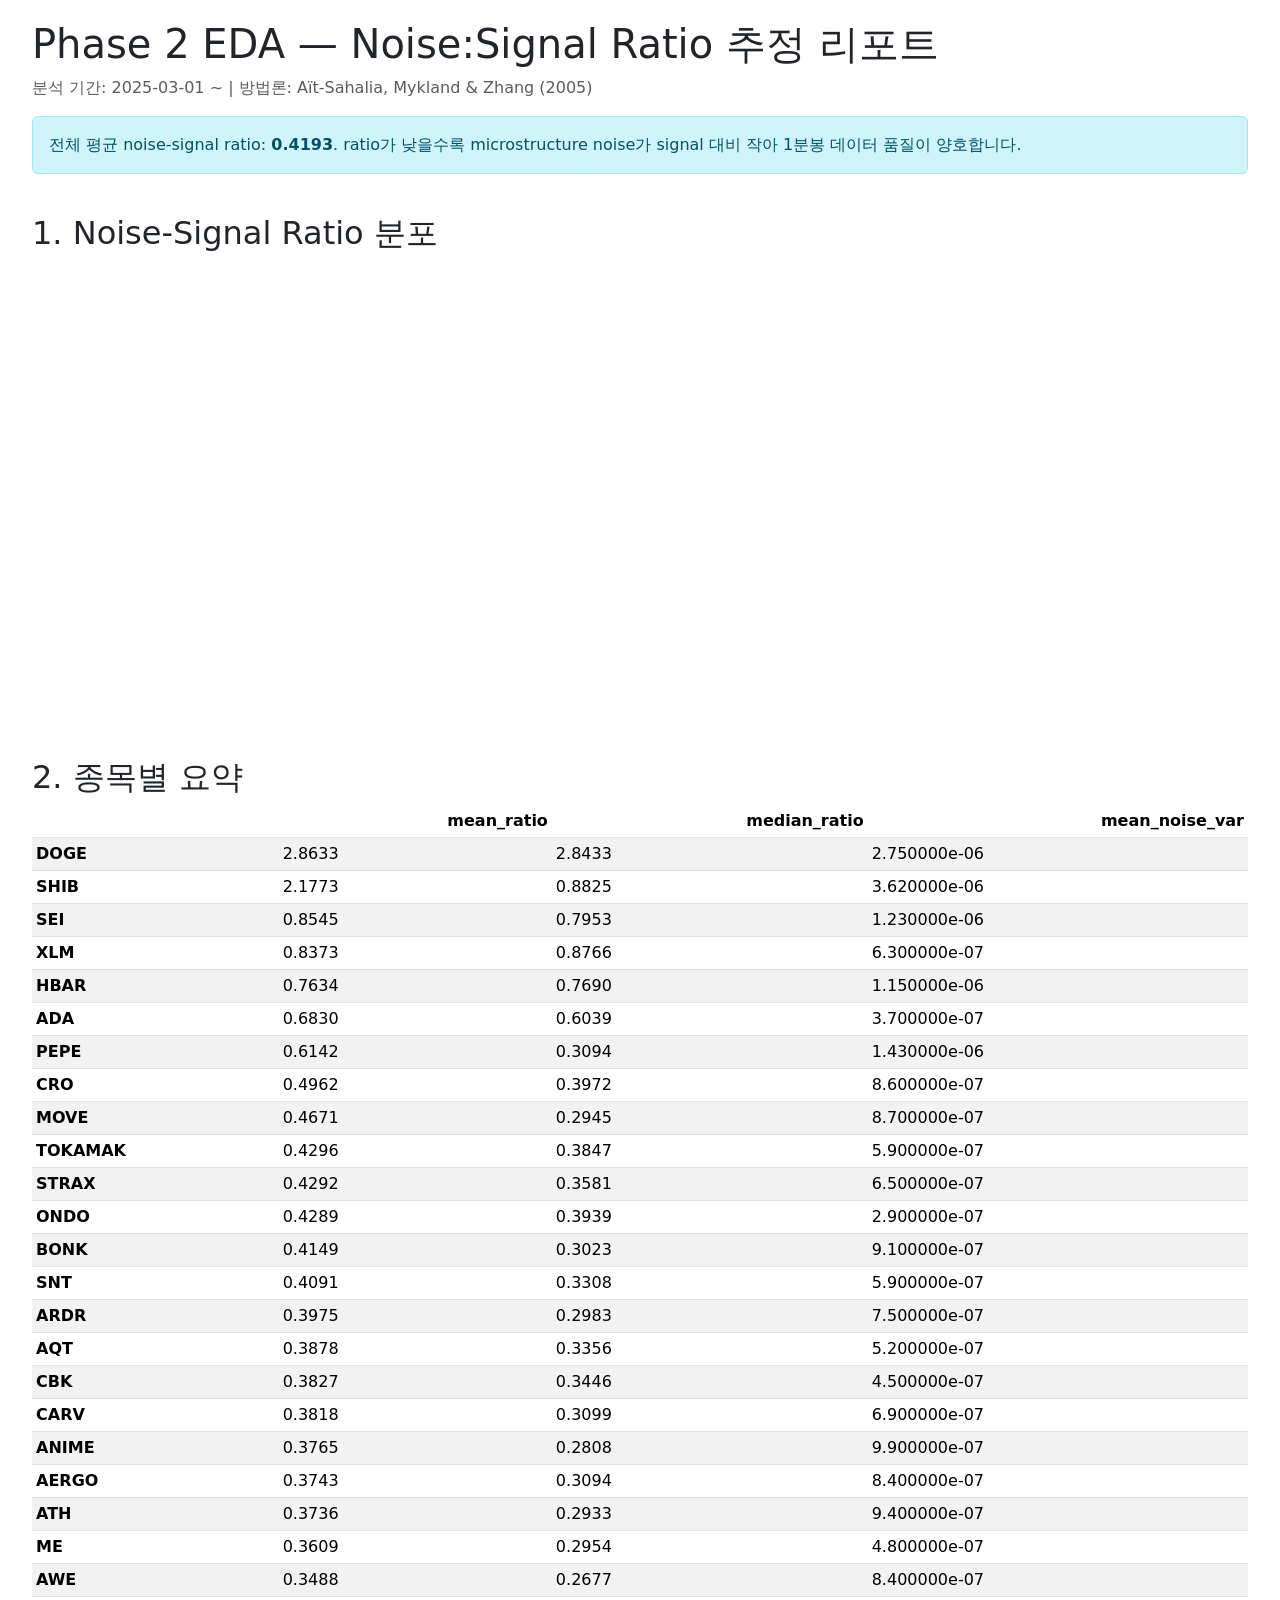
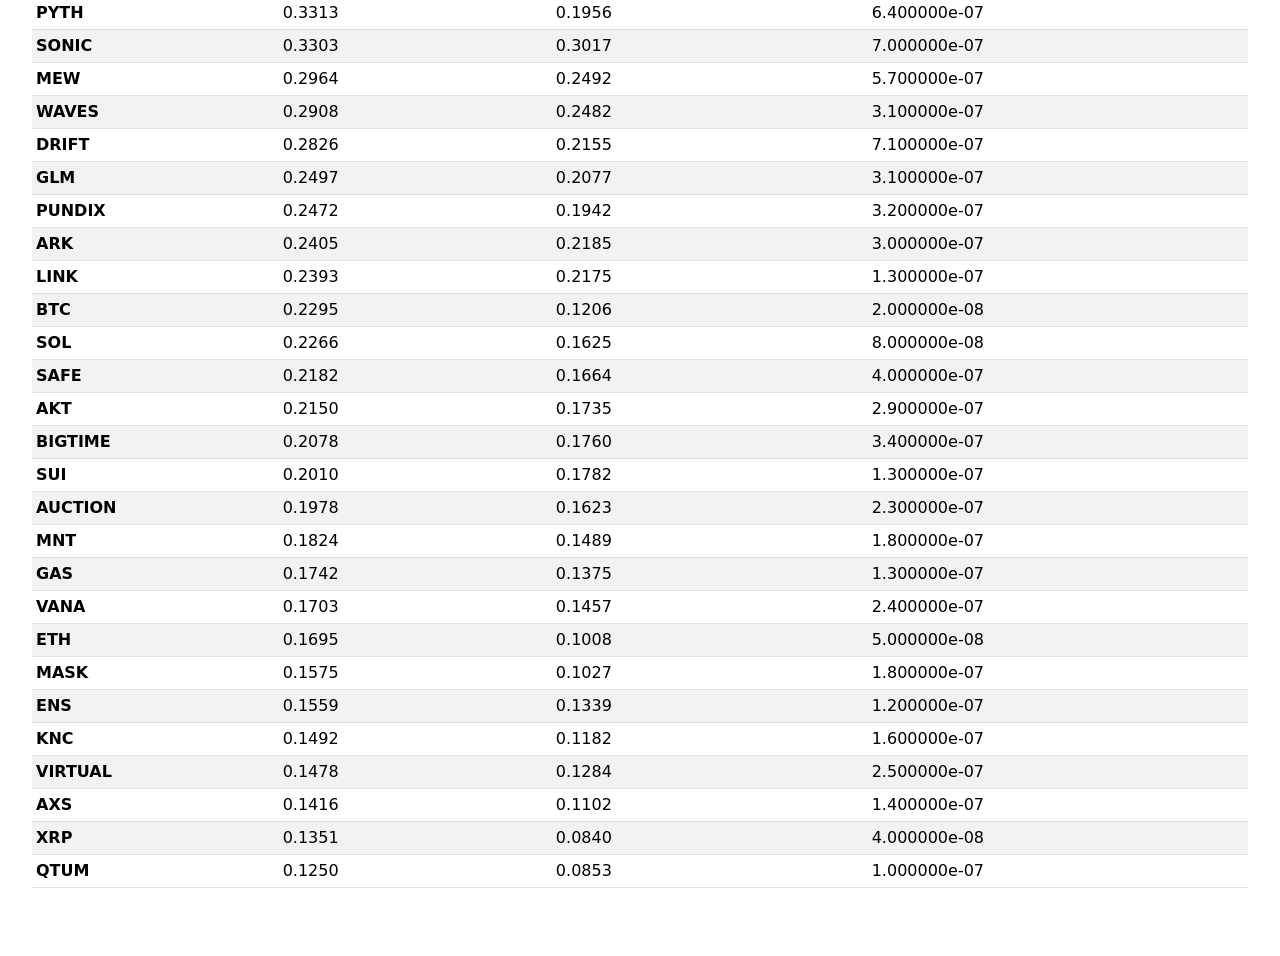
<file: docs/phase2_eda/noise_signal_report.html>
<!DOCTYPE html>
<html lang="ko">
<head>
<meta charset="UTF-8">
<title>Noise-Signal Ratio Report</title>
<link rel="stylesheet"
  href="https://cdn.jsdelivr.net/npm/bootstrap@5.3.0/dist/css/bootstrap.min.css">
<style>body { padding: 20px; } h2 { margin-top: 40px; }</style>
</head>
<body>
<div class="container-fluid">
<h1>Phase 2 EDA — Noise:Signal Ratio 추정 리포트</h1>
<p class="text-muted">분석 기간: 2025-03-01 ~ | 방법론: Aït-Sahalia, Mykland & Zhang (2005)</p>

<div class="alert alert-info">전체 평균 noise-signal ratio: <strong>0.4193</strong>. ratio가 낮을수록 microstructure noise가 signal 대비 작아 1분봉 데이터 품질이 양호합니다.</div>

<div class="mb-5">
<h2>1. Noise-Signal Ratio 분포</h2>
<div>                        <script>window.PlotlyConfig = {MathJaxConfig: 'local'};</script>
        <script charset="utf-8" src="https://cdn.plot.ly/plotly-3.5.0.min.js" integrity="sha256-fHbNLP+GlIXN+efbQec78UkemUz3NJp7UmfGxC1tNxs=" crossorigin="anonymous"></script>                <div id="1f985219-1f26-4d0f-95e0-e0d38312955f" class="plotly-graph-div" style="height:450px; width:100%;"></div>            <script>                window.PLOTLYENV=window.PLOTLYENV || {};                                if (document.getElementById("1f985219-1f26-4d0f-95e0-e0d38312955f")) {                    Plotly.newPlot(                        "1f985219-1f26-4d0f-95e0-e0d38312955f",                        [{"marker":{"color":"steelblue"},"name":"\ud3c9\uade0 ratio","x":["DOGE","SHIB","SEI","XLM","HBAR","ADA","PEPE","CRO","MOVE","TOKAMAK","STRAX","ONDO","BONK","SNT","ARDR","AQT","CBK","CARV","ANIME","AERGO","ATH","ME","AWE","PYTH","SONIC","MEW","WAVES","DRIFT","GLM","PUNDIX","ARK","LINK","BTC","SOL","SAFE","AKT","BIGTIME","SUI","AUCTION","MNT","GAS","VANA","ETH","MASK","ENS","KNC","VIRTUAL","AXS","XRP","QTUM"],"y":{"dtype":"f8","bdata":"YLfLv\u002fXnBkB+SvwIF2sBQNlCRZhQWOs\u002fUcpb5tbK6j+ynBLKJG7oP2mPNQck2+U\u002fugdUO8+n4z8wesoQ98DfPxkI84dg5d0\u002fM6vv2N9+2z8Dbi03DHjbP+T5oj\u002f6cts\u002fiabnmXOO2j+dgawfUS\u002faP1DqbhQRcdk\u002fl5oNGmnS2D8Dq81qzX3YP1nOLcXub9g\u002flSUpTegX2D\u002f9IM23+PPXPy5C99rU6Nc\u002fD5H41lwZ1z9qHyQ2UFLWP4l3FVgSNNU\u002fKbBZPHQj1T+xe2uluffSP+ciQjQqnNI\u002fiZchpeEW0j9VJCd\u002fJ\u002ffPP9teENUgpc8\u002fmJQ8d\u002fDHzj+isU6IWKHOP1+q5tpdYc0\u002fI0VwMYgBzT8vczGDge\u002fLP6B4mA1ehMs\u002fmP\u002fyTH6Zyj9alP17frnJPzxh9yaCUsk\u002f9KdZxPhXxz8jtfT0NU3GP4JAHaXVzcU\u002fuOoK9quyxT\u002frsMthDinEP9Jb0jjM9MM\u002fX0+JcDYZwz\u002f24vtzp+vCP\u002fJigGdKH8I\u002fhg7+0GJKwT9VcHj4zv2\u002fPw=="},"type":"bar","xaxis":"x","yaxis":"y"},{"line":{"width":0},"mode":"lines","name":"Q75","showlegend":false,"x":["2025-02-28","2025-03-01","2025-03-02","2025-03-03","2025-03-04","2025-03-05","2025-03-06","2025-03-07","2025-03-08","2025-03-09","2025-03-10","2025-03-11","2025-03-12","2025-03-13","2025-03-14","2025-03-15","2025-03-16","2025-03-17","2025-03-18","2025-03-19","2025-03-20","2025-03-21","2025-03-22","2025-03-23","2025-03-24","2025-03-25","2025-03-26","2025-03-27","2025-03-28","2025-03-29","2025-03-30","2025-03-31","2025-04-01","2025-04-02","2025-04-03","2025-04-04","2025-04-05","2025-04-06","2025-04-07","2025-04-08","2025-04-09","2025-04-10","2025-04-11","2025-04-12","2025-04-13","2025-04-14","2025-04-15","2025-04-16","2025-04-17","2025-04-18","2025-04-19","2025-04-20","2025-04-21","2025-04-22","2025-04-23","2025-04-24","2025-04-25","2025-04-26","2025-04-27","2025-04-28","2025-04-29","2025-04-30","2025-05-01","2025-05-02","2025-05-03","2025-05-04","2025-05-05","2025-05-06","2025-05-07","2025-05-08","2025-05-09","2025-05-10","2025-05-11","2025-05-12","2025-05-13","2025-05-14","2025-05-15","2025-05-16","2025-05-17","2025-05-18","2025-05-19","2025-05-20","2025-05-21","2025-05-22","2025-05-23","2025-05-24","2025-05-25","2025-05-26","2025-05-27","2025-05-28","2025-05-29","2025-05-30","2025-05-31","2025-06-01","2025-06-02","2025-06-03","2025-06-04","2025-06-05","2025-06-06","2025-06-07","2025-06-08","2025-06-09","2025-06-10","2025-06-11","2025-06-12","2025-06-13","2025-06-14","2025-06-15","2025-06-16","2025-06-17","2025-06-18","2025-06-19","2025-06-20","2025-06-21","2025-06-22","2025-06-23","2025-06-24","2025-06-25","2025-06-26","2025-06-27","2025-06-28","2025-06-29","2025-06-30","2025-07-01","2025-07-02","2025-07-03","2025-07-04","2025-07-05","2025-07-06","2025-07-07","2025-07-08","2025-07-09","2025-07-10","2025-07-11","2025-07-12","2025-07-13","2025-07-14","2025-07-15","2025-07-16","2025-07-17","2025-07-18","2025-07-19","2025-07-20","2025-07-21","2025-07-22","2025-07-23","2025-07-24","2025-07-25","2025-07-26","2025-07-27","2025-07-28","2025-07-29","2025-07-30","2025-07-31","2025-08-01","2025-08-02","2025-08-03","2025-08-04","2025-08-05","2025-08-06","2025-08-07","2025-08-08","2025-08-09","2025-08-10","2025-08-11","2025-08-12","2025-08-13","2025-08-14","2025-08-15","2025-08-16","2025-08-17","2025-08-18","2025-08-19","2025-08-20","2025-08-21","2025-08-22","2025-08-23","2025-08-24","2025-08-25","2025-08-26","2025-08-27","2025-08-28","2025-08-29","2025-08-30","2025-08-31","2025-09-01","2025-09-02","2025-09-03","2025-09-04","2025-09-05","2025-09-06","2025-09-07","2025-09-08","2025-09-09","2025-09-10","2025-09-11","2025-09-12","2025-09-13","2025-09-14","2025-09-15","2025-09-16","2025-09-17","2025-09-18","2025-09-19","2025-09-20","2025-09-21","2025-09-22","2025-09-23","2025-09-24","2025-09-25","2025-09-26","2025-09-27","2025-09-28","2025-09-29","2025-09-30","2025-10-01","2025-10-02","2025-10-03","2025-10-04","2025-10-05","2025-10-06","2025-10-07","2025-10-08","2025-10-09","2025-10-10","2025-10-11","2025-10-12","2025-10-13","2025-10-14","2025-10-15","2025-10-16","2025-10-17","2025-10-18","2025-10-19","2025-10-20","2025-10-21","2025-10-22","2025-10-23","2025-10-24","2025-10-25","2025-10-26","2025-10-27","2025-10-28","2025-10-29","2025-10-30","2025-10-31","2025-11-01","2025-11-02","2025-11-03","2025-11-04","2025-11-05","2025-11-06","2025-11-07","2025-11-08","2025-11-09","2025-11-10","2025-11-11","2025-11-12","2025-11-13","2025-11-14","2025-11-15","2025-11-16","2025-11-17","2025-11-18","2025-11-19","2025-11-20","2025-11-21","2025-11-22","2025-11-23","2025-11-24","2025-11-25","2025-11-26","2025-11-27","2025-11-28","2025-11-29","2025-11-30","2025-12-01","2025-12-02","2025-12-03","2025-12-04","2025-12-05","2025-12-06","2025-12-07","2025-12-08","2025-12-09","2025-12-10","2025-12-11","2025-12-12","2025-12-13","2025-12-14","2025-12-15","2025-12-16","2025-12-17","2025-12-18","2025-12-19","2025-12-20","2025-12-21","2025-12-22","2025-12-23","2025-12-24","2025-12-25","2025-12-26","2025-12-27","2025-12-28","2025-12-29","2025-12-30","2025-12-31","2026-01-01","2026-01-02","2026-01-03","2026-01-04","2026-01-05","2026-01-06","2026-01-07","2026-01-08","2026-01-09","2026-01-10","2026-01-11","2026-01-12","2026-01-13","2026-01-14","2026-01-15","2026-01-16","2026-01-17","2026-01-18","2026-01-19","2026-01-20","2026-01-21","2026-01-22","2026-01-23","2026-01-24","2026-01-25","2026-01-26","2026-01-27","2026-01-28","2026-01-29","2026-01-30","2026-01-31","2026-02-01","2026-02-02","2026-02-03","2026-02-04","2026-02-05","2026-02-06","2026-02-07","2026-02-08","2026-02-09","2026-02-10","2026-02-11","2026-02-12","2026-02-13","2026-02-14","2026-02-15","2026-02-16","2026-02-17","2026-02-18","2026-02-19","2026-02-20","2026-02-21","2026-02-22","2026-02-23","2026-02-24","2026-02-25","2026-02-26","2026-02-27","2026-02-28","2026-03-01","2026-03-02","2026-03-03","2026-03-04","2026-03-05","2026-03-06","2026-03-07","2026-03-08","2026-03-09","2026-03-10","2026-03-11","2026-03-12","2026-03-13","2026-03-14","2026-03-15","2026-03-16","2026-03-17","2026-03-18","2026-03-19","2026-03-20","2026-03-21","2026-03-22","2026-03-23","2026-03-24","2026-03-25","2026-03-26","2026-03-27","2026-03-28","2026-03-29","2026-03-30","2026-03-31"],"y":{"dtype":"f8","bdata":"lPydJFkW3j\u002f0nUT+PebZP9A7\u002fwHcWNk\u002fHrvzL5yG3D99BBkMVKDHP2JG9iodx9Q\u002fOu0FK8CH1z\u002fYKcq4rNXSP3gUPPbUKNA\u002ff\u002fmsAdrr0j+Sk+5xtIDGP0q6Vi0nrtE\u002fYsWFYol60T+0eVGELt\u002fXP8jGFctoOtc\u002fVE867+v+2z8D47y+G8fVP8SGccwfQdU\u002fOk4g3fRA1T+neySAcT\u002fWPyw3osl6vNQ\u002f1VPui8Vs3T8QXhS+KNjkPyl08q7wHuA\u002fpbC17ofh2T8qSNAMOtPYP0Tu\u002fmMW3NI\u002fNaxalohN1D9A+lIk06TbP9qKqOwxatU\u002f0AruOdds0j\u002ffUbqg+vbSP66K9TUjhtU\u002fqzIP\u002fm+s0T\u002fKq+gy7Y3SPw4FLjFqXNM\u002f0tCzoUUn1z+NrBZUXubbP4xIm3RwLLg\u002fUj1r9Ran0j+XP24jHanOP8yBj9MsBdk\u002fyu7AKI4w2T\u002fwvyuXFzjWP6AgYvuy9NU\u002fTlFSOg9T1j8qyaxOVN3VP0b1r92TcNE\u002f+9WZlBxV2D8a2fwqT7rjPw08\u002f4rVreA\u002fD6jkkZqZ3T9rhPEHYhXUP+lfCpKNsdg\u002fY0OuQZu12z\u002fkClkwiVfVP4rYPt5Mids\u002fksOnI2mt3T9utRfHFH3ZP2PlKhMiCdo\u002fBD7gmPcF2z\u002fsmveGFtfTP3nQ\u002fjrPZ94\u002fj8qtTEKI3D9XP13YjDnXP0zz20r8YtY\u002faBBt0XtE1z8AYCTeDpvbP8zH2y+fpNg\u002fA6u5VTm+4D9\u002ftPIjJvzSP2Fd3hCmYdk\u002fMoKJdXE00z9lZZtgEpnQP625MemsMN8\u002fmYQc4p3o2j+2MZxwCxjTP9JqvC4LWdU\u002f9PApJHyU2T+yeLmPwQXVPxYgcez4ctQ\u002fyRaKZrHO0z9gnLbdAmDVP0lyrNkVSt0\u002fBBMUZCup0z9Qf1zuy8LTP00J8PhcE9k\u002fZxiuYRuI1z\u002fm1z2O3xDXP52nZFhhd9k\u002fItMG59B82D+JIEW32x3WP3K\u002fTVWMatU\u002fE26KGvpe1j+y2e3ak13WP7YlnOroE9M\u002feOvYcATX3D+WS3MoBX3YP8Tu9clihNY\u002f53l4FtMQ3j9+icQsIjPdP5TKFIhwK+E\u002fFgDpC+RD2j\u002fzUrYVLLrTP7auwfrby9g\u002fWLg0Ka34xT9+nT2HDiLXPwaVQbiCqdQ\u002ff5n+HOqv0j\u002fr5rLO0ljYP9yMqBhIVMs\u002fhboqtWoM0j9rfn2lCi7RP70oIyFrxdE\u002f6Oat7NY0yj9QNPjVEsnRP5Gf8Inev9A\u002fYbj8xW7qyj+XEJODt43JP+V691g1Rs0\u002fmkft3NDl3T+KZCdhiGXYP2DNa8TwRtY\u002fvN4Ku6Ua1j8NHqnQt5vUPx\u002f+fDaDtdU\u002fWr0tLDBZ1z8WaZAlELHcP4UFHYHXp9U\u002fpFaISUL02D+A4DZ+W4rXPyaMxRLELtw\u002fM0SNfzZe3j8fB+HbEHDSP46O1CgeJ9c\u002f9nm7KII51j\u002fmUV6yY4jVP3oNKS1fUNA\u002fSC0bopVf1z87CSYbC3XUP7fV+JXC7sk\u002fyPlm0PQV1T+07ktZXdLfP6A8wPczY9Y\u002f+jCShZTozj9qT+6l6GzFP4wnWUnen8U\u002f9zOmDiecyD\u002fOb4Gei1fZP3gTkWlxhN0\u002fOcIc5Ivl0j+H6ftA3RXRP36q6sgqueI\u002f+qhOTPFu5z8sFaVcWT3hP5qk572Uv+A\u002fHFHrhltc5z\u002fERoO\u002fMSjnP3r8kK4UKeY\u002ftRig9cNJ5D\u002fTlGRLfGLrP89JgeQ4CO0\u002fcZ\u002fLJO9r7z9d\u002fomJR37lP4jShLZE6ec\u002fRjeutnrI5D+nRrskM0\u002fmP+z8S1ftnds\u002f9ux52mmi4D\u002fpstFoHWjeP\u002f6E9KlMX+Q\u002fiimInY6g6D8XRj1Qdn\u002fmP2gxEUrzeeU\u002f++e+opac4T8cH3I1h13hPySaql+BVOM\u002fGgtcmToI4T+Qo4ux0CfpPxqSfsiFON0\u002fENhn8VhB7j\u002fyo4kUNtrjPye6tnyyBuQ\u002fIG8wwgdi4z+0x\u002fLga6bkPwAq8rg2uuU\u002frVEjFkEx4z8rZ7uaT53hP\u002fSUzkfYdug\u002fTWWWmaUN7z9JDlxcdmTmP0YZj7Oxh+I\u002fJ2LAG9\u002fi6D9YGFuPSTfrP6EDz9pqC+U\u002fXEGWry3a6D8RdDQBL5vnP9tJYKfdb+c\u002f1rpm4t1M5T\u002fmZAXdtoDkP7SLLYm\u002fWeE\u002f7UWDuZFl4T+KJuZxJJPmP5BxOlD2mOQ\u002fl\u002fEwGAj25T+2MqS2zBXpP1ghnPHiy+U\u002fMQRZm66G3T964hj1sxXkPyB7Wx8E0+E\u002fgGdNWSDn2j\u002fUkuF2nE3gP7ZtkXsTWOI\u002fiYCOMBex4T8COccYjMLgP1t\u002fafS6h+E\u002fXkmeXhWh5z+aPJ\u002fkOtPjPzdWa6CRVeA\u002ftRyKfdJh4D\u002ft\u002fRt197niP10vJu1TbuM\u002fNpm4Q9aX1j+eISNelaXjP3HSX4PAD+c\u002fJpOrth0Z7D\u002fM3JXJbmDiPwJ5RYUr6d8\u002f+R\u002fSPpys5D9UGm9J+pDeP7KPkTDOqt8\u002fHIKGd6nA2j9mlsV6Xp\u002fZP6G5n23D5dk\u002fFgVsEdXv3j8izqhmRB3eP4NSL6sZQ+I\u002fzBqW\u002fWQY2j8PSR3ItVXhPzo4644WLOM\u002fWSKbrf0f4z8Vqwkcb1jiP0hyeFQZpuE\u002feo9W8kLV2z\u002fmDZpi1ujbPz78PqTuBds\u002fqkTX3ZeM2T8bkJiPO+fcPwS8BWUDWuI\u002fXP3BqM9G1T8AJNnNID3YP4eLWT\u002f8Otc\u002fO1r9HpwE1z\u002f1+7GKKxTVP4CS\u002f9Vwado\u002fRTyU7HV92T9YtS5F\u002fBTZPzBdtADlJ9Y\u002fLsfF1SD11z\u002fdpckWNo3VP0A4E\u002fDDKNo\u002fSt73sycW1z+BrbZLMUvWP5yrrjQ0fNc\u002foIbmpHHI1j+uF0+CXw\u002fYP0p9BCnnwN8\u002fVLTWKUDI2j+f7s4m4dngP5oX9J5iR+E\u002fO3XhHE9q2j\u002ff6hC121feP5sXLd+vFeU\u002fvBiEP4VT4j+LgbGrgkjhP43ZmTfCLNo\u002fCTnB+Khh3T9id+P6Nh7ZPxTDuY72adc\u002fCBN1YiZE2D9c9bjQdZLaP6ijaJK3qN0\u002fEd8fMCgU1j8z1ucQ2yLYP4orf6pdVN0\u002fZ4A1YtC03j98Z0f5PzDjP24GpGjARdM\u002fbOh87E2i2T9INsjyKnzeP8IWl1USreA\u002fKd0SZnu23T\u002fsNnZOz0HZP5bDr8tZ7dw\u002fPk0jW6+v0j\u002fJpA3W9LHgP9LwJFch6Nw\u002fyicumBAP4D8S2Gi9qGvYPyuVkl9h2uE\u002fBN53fw9O4z+3K0y6yzvdP6oNtaV20uY\u002fZCgFLGeR5j8sR9xxZ73iP0ZBtfAJnuE\u002fNju0wVEb4z9kIru6XNbgPyRyYoIzVOU\u002fIPGpSbxJ4z8ZqGUSoVXlPyrTbSFl8ug\u002fgxBU\u002fXYW4j+NzVoSTB7oP2wLUx7fheE\u002fLb76JRO\u002f4D8yWSAcgnnqPx3CnA\u002fsKtw\u002fQDg0vpDB4D\u002f7PAStWBXjP\u002fGXUcesfOA\u002fWOMt\u002f2cJ5D+P\u002fXABtFHjP201KhhzgO0\u002fahTUmoFb5T8ucOv7SyjVP5E+D8I+oeU\u002fvK9Wx7CB3j+C0jm9zI\u002fhPzDmiwz4ldg\u002f0JWTEl335z8fblrMISPoP4+eLpocoN4\u002fbKD3JPKu3T8Y19ig5n3gPwqZAGab8eI\u002fYqVFGC2t3T+zqwCslm3mP+1SDe6lm98\u002fZh+HnZA53z\u002fI1HiTnz7ePzoZwrvPi9o\u002fiIwRhk3A1j\u002fmQMmGfU7UP1T8ni02+tM\u002ff0LRNI7G3j9esr0+vqTVP\u002fkY7acC5dg\u002fleyzJL420j9hG58OofTUP3PlsbHmPeA\u002faGWKjjNN6T+gQB8tSNjgP4VYo9gEjN8\u002fG7fZ++d02z9zKSVfwDPlP4pSsJy9J98\u002fHCAxCmMR4D8somo2CmnlP+I6LSE65+g\u002fq427UkSn1T\u002feKV\u002faBBrePyrLXfzmh9U\u002fdnec3FZF3T9BjCxfuxTiP43XT1y7UtY\u002f3oIL23Pbzz\u002fwn8bpiXvdP+Rm0ZsDt9Q\u002fOOGBg9Fz1T\u002fXca3UBTfcP4cf+RhLmdk\u002fU+vvpSCM3j97FFDVOgbUP8nzD4oXcdI\u002fL33P4YV32T9UTtAVVJvUPwpzBu+A5NI\u002fAEuF6cQT3j8ZUdf2+aTfP3SBNqYuhNw\u002ffjrCwTMW4j+tgf5g4IzhP1hImKq5ceE\u002ftgl2JtZF3D\u002frf6pcbrHaP0IgN5rhT9o\u002fgmZRBHJ\u002f3D\u002fWnkUu6fLHPxgEHf6CRts\u002fGV+oU3\u002fF2D9Z59Ed2EbdP+7UW\u002fyvJto\u002fBmz7oAe41T\u002fzMIcaSbHdPzHKILCBq9c\u002fklXfJYgS2D8="},"type":"scatter","xaxis":"x2","yaxis":"y2"},{"fill":"tonexty","fillcolor":"rgba(70,130,180,0.2)","line":{"width":0},"name":"Q25","showlegend":false,"x":["2025-02-28","2025-03-01","2025-03-02","2025-03-03","2025-03-04","2025-03-05","2025-03-06","2025-03-07","2025-03-08","2025-03-09","2025-03-10","2025-03-11","2025-03-12","2025-03-13","2025-03-14","2025-03-15","2025-03-16","2025-03-17","2025-03-18","2025-03-19","2025-03-20","2025-03-21","2025-03-22","2025-03-23","2025-03-24","2025-03-25","2025-03-26","2025-03-27","2025-03-28","2025-03-29","2025-03-30","2025-03-31","2025-04-01","2025-04-02","2025-04-03","2025-04-04","2025-04-05","2025-04-06","2025-04-07","2025-04-08","2025-04-09","2025-04-10","2025-04-11","2025-04-12","2025-04-13","2025-04-14","2025-04-15","2025-04-16","2025-04-17","2025-04-18","2025-04-19","2025-04-20","2025-04-21","2025-04-22","2025-04-23","2025-04-24","2025-04-25","2025-04-26","2025-04-27","2025-04-28","2025-04-29","2025-04-30","2025-05-01","2025-05-02","2025-05-03","2025-05-04","2025-05-05","2025-05-06","2025-05-07","2025-05-08","2025-05-09","2025-05-10","2025-05-11","2025-05-12","2025-05-13","2025-05-14","2025-05-15","2025-05-16","2025-05-17","2025-05-18","2025-05-19","2025-05-20","2025-05-21","2025-05-22","2025-05-23","2025-05-24","2025-05-25","2025-05-26","2025-05-27","2025-05-28","2025-05-29","2025-05-30","2025-05-31","2025-06-01","2025-06-02","2025-06-03","2025-06-04","2025-06-05","2025-06-06","2025-06-07","2025-06-08","2025-06-09","2025-06-10","2025-06-11","2025-06-12","2025-06-13","2025-06-14","2025-06-15","2025-06-16","2025-06-17","2025-06-18","2025-06-19","2025-06-20","2025-06-21","2025-06-22","2025-06-23","2025-06-24","2025-06-25","2025-06-26","2025-06-27","2025-06-28","2025-06-29","2025-06-30","2025-07-01","2025-07-02","2025-07-03","2025-07-04","2025-07-05","2025-07-06","2025-07-07","2025-07-08","2025-07-09","2025-07-10","2025-07-11","2025-07-12","2025-07-13","2025-07-14","2025-07-15","2025-07-16","2025-07-17","2025-07-18","2025-07-19","2025-07-20","2025-07-21","2025-07-22","2025-07-23","2025-07-24","2025-07-25","2025-07-26","2025-07-27","2025-07-28","2025-07-29","2025-07-30","2025-07-31","2025-08-01","2025-08-02","2025-08-03","2025-08-04","2025-08-05","2025-08-06","2025-08-07","2025-08-08","2025-08-09","2025-08-10","2025-08-11","2025-08-12","2025-08-13","2025-08-14","2025-08-15","2025-08-16","2025-08-17","2025-08-18","2025-08-19","2025-08-20","2025-08-21","2025-08-22","2025-08-23","2025-08-24","2025-08-25","2025-08-26","2025-08-27","2025-08-28","2025-08-29","2025-08-30","2025-08-31","2025-09-01","2025-09-02","2025-09-03","2025-09-04","2025-09-05","2025-09-06","2025-09-07","2025-09-08","2025-09-09","2025-09-10","2025-09-11","2025-09-12","2025-09-13","2025-09-14","2025-09-15","2025-09-16","2025-09-17","2025-09-18","2025-09-19","2025-09-20","2025-09-21","2025-09-22","2025-09-23","2025-09-24","2025-09-25","2025-09-26","2025-09-27","2025-09-28","2025-09-29","2025-09-30","2025-10-01","2025-10-02","2025-10-03","2025-10-04","2025-10-05","2025-10-06","2025-10-07","2025-10-08","2025-10-09","2025-10-10","2025-10-11","2025-10-12","2025-10-13","2025-10-14","2025-10-15","2025-10-16","2025-10-17","2025-10-18","2025-10-19","2025-10-20","2025-10-21","2025-10-22","2025-10-23","2025-10-24","2025-10-25","2025-10-26","2025-10-27","2025-10-28","2025-10-29","2025-10-30","2025-10-31","2025-11-01","2025-11-02","2025-11-03","2025-11-04","2025-11-05","2025-11-06","2025-11-07","2025-11-08","2025-11-09","2025-11-10","2025-11-11","2025-11-12","2025-11-13","2025-11-14","2025-11-15","2025-11-16","2025-11-17","2025-11-18","2025-11-19","2025-11-20","2025-11-21","2025-11-22","2025-11-23","2025-11-24","2025-11-25","2025-11-26","2025-11-27","2025-11-28","2025-11-29","2025-11-30","2025-12-01","2025-12-02","2025-12-03","2025-12-04","2025-12-05","2025-12-06","2025-12-07","2025-12-08","2025-12-09","2025-12-10","2025-12-11","2025-12-12","2025-12-13","2025-12-14","2025-12-15","2025-12-16","2025-12-17","2025-12-18","2025-12-19","2025-12-20","2025-12-21","2025-12-22","2025-12-23","2025-12-24","2025-12-25","2025-12-26","2025-12-27","2025-12-28","2025-12-29","2025-12-30","2025-12-31","2026-01-01","2026-01-02","2026-01-03","2026-01-04","2026-01-05","2026-01-06","2026-01-07","2026-01-08","2026-01-09","2026-01-10","2026-01-11","2026-01-12","2026-01-13","2026-01-14","2026-01-15","2026-01-16","2026-01-17","2026-01-18","2026-01-19","2026-01-20","2026-01-21","2026-01-22","2026-01-23","2026-01-24","2026-01-25","2026-01-26","2026-01-27","2026-01-28","2026-01-29","2026-01-30","2026-01-31","2026-02-01","2026-02-02","2026-02-03","2026-02-04","2026-02-05","2026-02-06","2026-02-07","2026-02-08","2026-02-09","2026-02-10","2026-02-11","2026-02-12","2026-02-13","2026-02-14","2026-02-15","2026-02-16","2026-02-17","2026-02-18","2026-02-19","2026-02-20","2026-02-21","2026-02-22","2026-02-23","2026-02-24","2026-02-25","2026-02-26","2026-02-27","2026-02-28","2026-03-01","2026-03-02","2026-03-03","2026-03-04","2026-03-05","2026-03-06","2026-03-07","2026-03-08","2026-03-09","2026-03-10","2026-03-11","2026-03-12","2026-03-13","2026-03-14","2026-03-15","2026-03-16","2026-03-17","2026-03-18","2026-03-19","2026-03-20","2026-03-21","2026-03-22","2026-03-23","2026-03-24","2026-03-25","2026-03-26","2026-03-27","2026-03-28","2026-03-29","2026-03-30","2026-03-31"],"y":{"dtype":"f8","bdata":"oeqAIYGsuj+Ping\u002fQIGtP5znWgwHcKE\u002fYoXEQmWExz8AAAAAAAAAALSIxFzAmLI\u002fuUSAiSTXsD+O7p4vmvq8P45FlGzJz60\u002fLOXmAcIEwD8AAAAAAAAAAHDrQLGC98A\u002fqk4b0P3Spz+bfwd1p\u002fDAPzDuZnw4BsI\u002fPIUUbBpiuj8Snqf2VaO+P8p2VhUQwMA\u002f4hIL6MMpuj+tYWgkufa2P9YUJwquEcM\u002fCUD+307Uyj+F+0riTT\u002fMP48WRQZ3N84\u002fyzGo0Uu4xD9TB0\u002fhKCXCP34758j1Tq8\u002f5szhgJ7Iuj81FipmVsnGP6jSQFZDsME\u002fjkhv4D63vz\u002fI40JBPbG8P+rJnEV4M8Q\u002fKzs57YKEuj\u002f0qC9rzOa+P6IQFerefsU\u002fyuFJgZyjvj9AlBrkkNjOPwAAAAAAAAAA8ulAe6KVwD\u002fXdE0rDUm2P\u002fZ8YP7KfMs\u002fbwn\u002fp\u002fG4wj8ZyEd3dGTAP\u002fBDLcloCMY\u002f9lkxFqcdvD8LgCUF2YO3P16jy1oGH7Q\u002fjwtBIO58wD8Vom3pOhHRP2kL1VEVw88\u002fZMG3adS9yj9jYMahlDnBP1T89eftXsg\u002fV2SWQwXyxj++2ZNyd9+5P6hZ9ChZb8E\u002fZlV62f\u002f7yT8WkzCSXU7GPyTDWjPwgsU\u002f4K+oJNY9vz9nXq8qEM2\u002fPya4LlQGhMQ\u002fJFgOFNZMvj9MDG9WXwy\u002fP7Limb33MsA\u002foloB44oDvT\u002fpY3QYupPHP4BmxjUJdMQ\u002fjb5o\u002ftKWwD\u002fZba+pxVKdP0hU\u002fh54qLE\u002f61MaF0XAwj8JRNGGy4W1P9OfyW5\u002fd84\u002fsBKEIdXVwD9+TaWmBa28PwsU+VXGLcI\u002fg1fGhxQ+xT+CoqwRJHbBP0FGzP3LIMg\u002fAt6mVWDvwj\u002fIeXStIlvAP7MUa6+2+Ms\u002f\u002fc9TsoTfvj\u002fsWNF1MY7BP+HPmn2KwMU\u002ffJocYqG9wj9kqjqVqGDAP1E5B5jXlcA\u002f6tXnLPa7yT9PCUMyKMq5P\u002fjGkW\u002fZYr0\u002fnr6e6YKBwT8GI7pG54TBP+CGt9MEHb8\u002fngcYGofVwz9CXMX9xhrKPzCvyaKniMk\u002fLDy+Xc4xyj\u002fknh37KMnNP9nJ9gt5Y8k\u002f5qF8Wbvgvz+b30GUvDWzP0Hj2OcixMA\u002fSy4LUxDpsT9UDOL+gvO5P7q8nx6uZr8\u002fHvXGeypbuj\u002fe7fHb\u002fBLGP1IHtxPa06s\u002fOlkUgJyNwD8ScLgXvpG0P\u002feU9GNCtrE\u002f896gDtGJoT\u002fseVEAataqP\u002fI\u002fH\u002fKZA7Y\u002f6P\u002fpmKjcrD9wlDJ88C6kP3S2Un4PLpw\u002fFpB0R2vwvz+QWDjdoRbCPwB0\u002fVrA2aQ\u002fx3U\u002f1ZPNuj+Q7vYTLOS7P800wonIEcA\u002fx3mkSPtRxD\u002fn2UB3BQXAPxxRcITYp70\u002f6s8Y0VHztT\u002fANyaiP5nFP49CVkD7ub0\u002fGVmwfccbwz91xU5BzYRLP3nUE0NSy7Q\u002fHfL\u002fzGuSwT8YTFPYUKKUPxxvuY4I0p0\u002f0GoiT7TGuj+1MF1RFUylPwAAAAAAAAAA9e41rymHtz8IjOmnMHLHP06wOy4RIbo\u002fBnCyJjC9sT+ULsg7Rt5RPwoR1j66C4w\u002f5YINXCxTjz\u002fliUHxd+HDP4E4LV5caLw\u002fJJ5NVYTTsz8iG\u002flQI7mMP2Wa7WD\u002fK70\u002fPiMcuWvOzT\u002fWS7z5ofKwP77bV04T38E\u002fblZ2c806wz+ueXFGDnrKPwbYrNGxrME\u002fIGqhifa8tT8tuu+YXpvNPxDijYGfQ9I\u002fNquQ7kse1T+lutiZKEfCP8S7hi9YBso\u002fRtCuQUzkvT+1Kinyofe4PwAAAAAAAAAAD1A3proGxT8tSIhMXbDIP1go9jsAOsg\u002fZTFVIiQWyj+uHBj6aVHEP4QnrqegKsM\u002fJNwL8M9dvz\u002fq+ZT1DTKZP5gAsMRPMck\u002fAAcIwiS7pT8ryMkjFVzCPzhM+jD3gsQ\u002fndMh4DtK2z\u002f\u002fRUPvd3nGP03sur7OTsQ\u002flDIPqXqkxT9\u002fjUB0UyvIP1bAW+Tisro\u002fNDV6gILtwj9ZviGLK028P\u002f2oSdsgisE\u002fELkP8Yl61z+GvquGt1fAPwf2mI5tP8M\u002fKHIi\u002f9fJxz+L1dkIIii4P92lEJOgjsU\u002fzHk20hK+0D9UUJUYOsnHP5dOQjUDdb8\u002fCH2v7IG+xj\u002fpehWaBanCP768gJVvScQ\u002fHFUPczUVyD+U3sFySzPLP5ZlzLGkbco\u002fthp5kHDiwz9MOf61yGHSP8tpBqgNW7Y\u002f9VrvC6aOsT8NkcHxCi3JPyHbhRgts8Q\u002f5L+jGPRitD\u002fJAJzCb5vEP9tr6U7Ls70\u002fJwOAMs6Duz+luREGl0DEP+pe2VpD5bw\u002f0KswukEExD+QLl+A6mrLPxAFnRYtD7s\u002fRY1qh2RZuT9sPEtuo9i5P16YVilfHMU\u002fAy1WDFdlvD+YtN31MtXBPwAAAAAAAAAA8IYxgGixyT\u002f6dB5Igyu7P6EsjEyaI54\u002fftL6oaRpsj+sjRQZ7VnAP6zju2KJo8Y\u002fvO3m5JAKwT9EfbI9awSyPwpVRd8kccA\u002fGbvPizBKuT+LLxz0LMfEP5rZyLRN38Q\u002fxI28e+MhtD\u002f0u\u002fTh+Y3JPw54qVHjg7s\u002fxAHuEe2eyz+sI7l2Hb\u002fFPxZkv41jh8o\u002f2mY5Shyzxz8kKzsIX3+4PxLmmJ41u7o\u002fLE3h6BbPtj\u002fSIxTdv0G9P9a\u002fXQtxdLY\u002fYy1IH1rUrj9z8cY7BXexP6SntxJSFKw\u002fGpdQfyEgpz\u002ffJ3rEgwenP0Z28s9bIJ0\u002f+cis7kbvqz9QZ+InKGqrP+kGkqSXHL4\u002f1ycXWhoSxT\u002fBgjYLck6vP1JEYw01Qro\u002fjMkGOllOVz\u002fAgytAJ76cP47Ey6KxmaY\u002fqkpP0bHysD\u002fE8zaeHhrCP7K+qWGRuac\u002fPKdyCuCUqT+XCKxv\u002fTK7P15RRowYcaI\u002fCXh98AZSrj8nqprty3K0P3C94uG1Z80\u002fbA5M01LDwT+h6CPvnizIP0pP258lbsk\u002ffMe5t2owuj8gh54E8czCPwAAAAAAAAAA77Y1fNuZtT\u002f1Q8LxuJ21PymAkkJLTrk\u002f+s83XjgLnD8e+eJxkcSoPylx5xzS3Lc\u002fhRMFSyKnvz\u002fl+nCKy2DIP8Q8V7wBYL4\u002ftYxkMkFsvz+\u002fQYMNFuvIP3LYpzE+\u002fsM\u002fNvviOB5csT8M6pvZlzujP3rhcNNFBrE\u002fAAAAAAAAAAAWQpzj+dHJP12gukmjaLU\u002fkXWVNEyzsT8yPyU2C826P+r\u002fp6j63bo\u002fMjve7Y3owD+tBAb6njOgPxfgdEuhOMA\u002fGR+5\u002fSa3xD+zry5pF8nBP8\u002fNT70pOME\u002fZ4JZVncOwj8GeatstAjKP7cOmprEoMY\u002fYOGE1v44yj89WOQsRh3DP2WVBcdEecU\u002fFK7tr036vj9SDjYRfDu5P3XQksSvVrA\u002f6bfj6CTOtj\u002f+ZpHzCmTEP37suiOkrMM\u002f7\u002fSN8YNWvj+BiSKXMEjCP+tq88ML8cI\u002f\u002fTyQZKgqtT8pviSFHxC3PyF0pvtROMg\u002fCfXRVno+vD8AAAAAAAAAAEWU9Se\u002fA7w\u002f7l5S36hLsj9rlwrDV5W8P2JNJR9A7Lc\u002fkovZHFJ1xT82FhJfkbfMP1Cc+Olgf7Q\u002fToGYWZlcvz\u002fXN0xfH227P1TWLL4LCsw\u002fsFy7biyOsz\u002fIiI\u002feMRjIP2F1hEk5paM\u002f9hxI2y\u002fvsj9\u002f3zPFBKq4P3FGIJ\u002fPFrM\u002fAsag6wCItT8AAAAAAAAAABzJ3rwwZKk\u002fKKMObruenT81x7qXDfSwPyUEHHh+xbM\u002feGqg0373qz9YLoobR3q4P1wRiJLppLw\u002fOsIZsJ70wz+PMtLKreO7P1BhcxzqsLI\u002ftkFhreczsj8kuRTTo1rFP5KqyMBLfcA\u002fZRlUgyqztz+HLIu1fArHP1QjqByIH8I\u002fTtYeNq0Bsj\u002fJuwrrTL64P2wZ7mnrWKw\u002fJXQda3f3vT9KFIH0NLXAP4YYwqRzKko\u002fDYNXCtTQkD9ybxMC5c29P7ADLT2brbs\u002f9maj1yWEtT+twL8hLsG5P1TwdavMM8I\u002fxhWJYmKVtz+bIERbfq6gP0eZyV7yNbw\u002fNgcxsE94vD9\u002f5oTada+xP1zmmTb737E\u002ftwipyyuwtT\u002fYV0sFCjO9PxxvCPtMp7g\u002fYAU3YHpmxT8E\u002fAYOWlPCP5VwAhAzdrc\u002fUUX9gVFfpz8ZUacewje+Pw+DjbzNGbs\u002fEiZIhsYquD+31vUZPkdhPyNOL0cgv7o\u002f9ZN3QL\u002fDwT9HTBH3DVq3PzBqI25JM7w\u002fZCCQV9nmvj8KFN7N01uxP0LueifqY8A\u002fbjcDrV0Ptz8="},"type":"scatter","xaxis":"x2","yaxis":"y2"},{"line":{"color":"steelblue","width":2},"mode":"lines","name":"Cross-asset \uc911\uc559\uac12","x":["2025-02-28","2025-03-01","2025-03-02","2025-03-03","2025-03-04","2025-03-05","2025-03-06","2025-03-07","2025-03-08","2025-03-09","2025-03-10","2025-03-11","2025-03-12","2025-03-13","2025-03-14","2025-03-15","2025-03-16","2025-03-17","2025-03-18","2025-03-19","2025-03-20","2025-03-21","2025-03-22","2025-03-23","2025-03-24","2025-03-25","2025-03-26","2025-03-27","2025-03-28","2025-03-29","2025-03-30","2025-03-31","2025-04-01","2025-04-02","2025-04-03","2025-04-04","2025-04-05","2025-04-06","2025-04-07","2025-04-08","2025-04-09","2025-04-10","2025-04-11","2025-04-12","2025-04-13","2025-04-14","2025-04-15","2025-04-16","2025-04-17","2025-04-18","2025-04-19","2025-04-20","2025-04-21","2025-04-22","2025-04-23","2025-04-24","2025-04-25","2025-04-26","2025-04-27","2025-04-28","2025-04-29","2025-04-30","2025-05-01","2025-05-02","2025-05-03","2025-05-04","2025-05-05","2025-05-06","2025-05-07","2025-05-08","2025-05-09","2025-05-10","2025-05-11","2025-05-12","2025-05-13","2025-05-14","2025-05-15","2025-05-16","2025-05-17","2025-05-18","2025-05-19","2025-05-20","2025-05-21","2025-05-22","2025-05-23","2025-05-24","2025-05-25","2025-05-26","2025-05-27","2025-05-28","2025-05-29","2025-05-30","2025-05-31","2025-06-01","2025-06-02","2025-06-03","2025-06-04","2025-06-05","2025-06-06","2025-06-07","2025-06-08","2025-06-09","2025-06-10","2025-06-11","2025-06-12","2025-06-13","2025-06-14","2025-06-15","2025-06-16","2025-06-17","2025-06-18","2025-06-19","2025-06-20","2025-06-21","2025-06-22","2025-06-23","2025-06-24","2025-06-25","2025-06-26","2025-06-27","2025-06-28","2025-06-29","2025-06-30","2025-07-01","2025-07-02","2025-07-03","2025-07-04","2025-07-05","2025-07-06","2025-07-07","2025-07-08","2025-07-09","2025-07-10","2025-07-11","2025-07-12","2025-07-13","2025-07-14","2025-07-15","2025-07-16","2025-07-17","2025-07-18","2025-07-19","2025-07-20","2025-07-21","2025-07-22","2025-07-23","2025-07-24","2025-07-25","2025-07-26","2025-07-27","2025-07-28","2025-07-29","2025-07-30","2025-07-31","2025-08-01","2025-08-02","2025-08-03","2025-08-04","2025-08-05","2025-08-06","2025-08-07","2025-08-08","2025-08-09","2025-08-10","2025-08-11","2025-08-12","2025-08-13","2025-08-14","2025-08-15","2025-08-16","2025-08-17","2025-08-18","2025-08-19","2025-08-20","2025-08-21","2025-08-22","2025-08-23","2025-08-24","2025-08-25","2025-08-26","2025-08-27","2025-08-28","2025-08-29","2025-08-30","2025-08-31","2025-09-01","2025-09-02","2025-09-03","2025-09-04","2025-09-05","2025-09-06","2025-09-07","2025-09-08","2025-09-09","2025-09-10","2025-09-11","2025-09-12","2025-09-13","2025-09-14","2025-09-15","2025-09-16","2025-09-17","2025-09-18","2025-09-19","2025-09-20","2025-09-21","2025-09-22","2025-09-23","2025-09-24","2025-09-25","2025-09-26","2025-09-27","2025-09-28","2025-09-29","2025-09-30","2025-10-01","2025-10-02","2025-10-03","2025-10-04","2025-10-05","2025-10-06","2025-10-07","2025-10-08","2025-10-09","2025-10-10","2025-10-11","2025-10-12","2025-10-13","2025-10-14","2025-10-15","2025-10-16","2025-10-17","2025-10-18","2025-10-19","2025-10-20","2025-10-21","2025-10-22","2025-10-23","2025-10-24","2025-10-25","2025-10-26","2025-10-27","2025-10-28","2025-10-29","2025-10-30","2025-10-31","2025-11-01","2025-11-02","2025-11-03","2025-11-04","2025-11-05","2025-11-06","2025-11-07","2025-11-08","2025-11-09","2025-11-10","2025-11-11","2025-11-12","2025-11-13","2025-11-14","2025-11-15","2025-11-16","2025-11-17","2025-11-18","2025-11-19","2025-11-20","2025-11-21","2025-11-22","2025-11-23","2025-11-24","2025-11-25","2025-11-26","2025-11-27","2025-11-28","2025-11-29","2025-11-30","2025-12-01","2025-12-02","2025-12-03","2025-12-04","2025-12-05","2025-12-06","2025-12-07","2025-12-08","2025-12-09","2025-12-10","2025-12-11","2025-12-12","2025-12-13","2025-12-14","2025-12-15","2025-12-16","2025-12-17","2025-12-18","2025-12-19","2025-12-20","2025-12-21","2025-12-22","2025-12-23","2025-12-24","2025-12-25","2025-12-26","2025-12-27","2025-12-28","2025-12-29","2025-12-30","2025-12-31","2026-01-01","2026-01-02","2026-01-03","2026-01-04","2026-01-05","2026-01-06","2026-01-07","2026-01-08","2026-01-09","2026-01-10","2026-01-11","2026-01-12","2026-01-13","2026-01-14","2026-01-15","2026-01-16","2026-01-17","2026-01-18","2026-01-19","2026-01-20","2026-01-21","2026-01-22","2026-01-23","2026-01-24","2026-01-25","2026-01-26","2026-01-27","2026-01-28","2026-01-29","2026-01-30","2026-01-31","2026-02-01","2026-02-02","2026-02-03","2026-02-04","2026-02-05","2026-02-06","2026-02-07","2026-02-08","2026-02-09","2026-02-10","2026-02-11","2026-02-12","2026-02-13","2026-02-14","2026-02-15","2026-02-16","2026-02-17","2026-02-18","2026-02-19","2026-02-20","2026-02-21","2026-02-22","2026-02-23","2026-02-24","2026-02-25","2026-02-26","2026-02-27","2026-02-28","2026-03-01","2026-03-02","2026-03-03","2026-03-04","2026-03-05","2026-03-06","2026-03-07","2026-03-08","2026-03-09","2026-03-10","2026-03-11","2026-03-12","2026-03-13","2026-03-14","2026-03-15","2026-03-16","2026-03-17","2026-03-18","2026-03-19","2026-03-20","2026-03-21","2026-03-22","2026-03-23","2026-03-24","2026-03-25","2026-03-26","2026-03-27","2026-03-28","2026-03-29","2026-03-30","2026-03-31"],"y":{"dtype":"f8","bdata":"UbGTRwbdzz8ejvMVIt7KPzQ3ZyVKM8c\u002f9A21Yf5\u002f1D8XxxKpkXOsP7LETEL7C8k\u002fxXYI9sEVzD+CBmCzTF7JP8KMr8xG\u002fcM\u002fZhlac7fMxz\u002fm1qG47auhP+pxvXbId8s\u002f9IXfwAAbwT8a00w3AlHQPyQL9AvvEdA\u002fViJO94NyzT8aIMbAGcnIP7afJek8P8s\u002fB25UdXWyxz8aVcVhMSrLP30Fk8Qa+co\u002fNPTXeWxA1D\u002ftvUsmVYDXP2SgMLNZzNg\u002fuHFFdHiJ0T+e6dAWPdvQP5i5HZlTV8Q\u002flqlGH9ftzT\u002fIOsD\u002fByTRP2iNS8SJ1Mc\u002f2Eaxsf6Xyj8s0CPL2w7JP+zc0K1j\u002f9A\u002f4hi6qQtLxj\u002foIJzIVdLHP3qL0+iFA8w\u002fZs1pxgqPzT84ej8pH9TUP8DEVhvABZw\u002fknLwD21Eyz8+WLQStV3EP25o2Xt+kdI\u002ffCg0HN530D+iCifpegDLPzwn+xzcHdA\u002fiK\u002fH2jM9xz+NPRYQcgnHP\u002f7+zYVJTsQ\u002fAsI4ajdoyj+86pBJ54faP+TQeizXo9M\u002fwO9x\u002f7wO0j+mKfE1WGPMPxE+tdHiJ9M\u002f1B8VnWyO0T\u002fWyBBIklTIP0TlsffEvNA\u002fCyhrpvo70z96uMeWW9HRPzmlkRBgKNA\u002f23WevNM40T9eRLmrhirGP1hxpLBuCdA\u002frFGnXdPLyz8x47qz0pXPP7x3q8NMQM8\u002fVHLdwqMDzj8e8dMnIjLSP5qta26nrNI\u002fbLcbVwOU1D8tSisNVrXAP\u002fw75ph3Scg\u002f3THJ9S3mxz9suTL3R2jBP5jSWrInD9U\u002fptWpDpsR0z8Ibef+PSzMP82eYHWpUco\u002flh7sOeOizz97QKdmaxrNP28nkNCas84\u002fF1CnxJqdzT+K2PqHyCHKP6q0g1pjR9Q\u002fXpXbbPsqxz8L7nd2bOTLPwsPrixUFdI\u002fgG\u002fvH8rl0D9A5f0C\u002fl7QP8jBDdenTdE\u002fHDyEEBAJ0T+o3BwmLPDHPxOwRn5xRMY\u002f3pxnvfqUzT\u002fbxbysTNjNPx42f6m5U8c\u002fpZZkkuME0j9mLZB2FbPRP5HrZHufW9A\u002flBAkaGDe0z9oyJ54JvXRP74\u002f57\u002fzDNI\u002f6FP+0Tz8zT8mmBeiCd7IP08V2HJm08o\u002fH07uiUPWwD+ycCRLuwjNP66g+hgpxco\u002fLpRDJTQVxj+Y5Fdczv7OP6oDCERvQ8A\u002f\u002fEukurfeyT+h7gLoAMXBPw2\u002fXF6CnMQ\u002fkrljmQfGtz8gnytAlhbDP4RjtYsID8Y\u002fRRxO9139wD+6mk11IEC7P23JWkr8krg\u002f2ZMeZKbFzT\u002f8NaRakgbQP\u002fuh\u002fimQ\u002fsU\u002f7FysiLkcyj9Vncgt5QLKP840Y+qQWc4\u002fThLLuNzP0D+gKeyWR0bRP067YtJ388o\u002fJiYXN4bQyT+ueKquO2HMP6zghdfCxtE\u002f42QQJB8A0j+wcokJ3q\u002fCP6w5CUUPpM4\u002fmM\u002f5DHtvzT8ZGleD\u002fNrEP2PgK11wAcA\u002fJGPv1GtVzT+6ijxVt9nEPy7OE564P7Q\u002fV6Z6GXJtyT9Yz8P5wOHQP+x1Stugi8k\u002f1aZGxFhdwD9rzrp\u002fKQO1Py8LZaN4K7I\u002fHJP41Ji\u002fuz8kgIhmSwXRP\u002fIVqGoVxtE\u002fyCc3edQGyT\u002fAL9uVIfK\u002fPznCmvp7IMo\u002f2cZHmBqk2D9yiG8ADebMPxIv8hcr0Nc\u002f5jaqMM+D1D9sSMZIuw7ZPyAWVOBEytg\u002fQiYlpWXc0j8MQMZRPPvbPxqOyvK6EN4\u002fHvcheNbf5z8\u002fiIpMlZTVPxi0oHi8b9Y\u002f+2XbJtpT0z+mUl6FW1fZP\u002f09DtdlmLo\u002fRkEOgrx20z86YcQqt5zSPxRrFW3MA9c\u002fTCg\u002f8TWM2D8eIwmtr0DVP5sbaqD029E\u002fwhcFQx06zT+Yti+\u002f5wbRPzCjztxprNQ\u002fbHEjFNMVxj9iAizz0czaP7b\u002fL+0fhtE\u002fBjgPNlwN4z\u002f\u002fA\u002fpCpY3UP4IEjYiIGNQ\u002fPn7cN4oH0z9EMftsNffXP9Jm+p8AX9U\u002f8jBoz4x0zj+203EPdi7NP9wEKBOmVtE\u002fXGXM7J3u3j+yp1+NiRrVP4CMXabfjNU\u002fa4lnWwXF1D++W9JmmHbTP68q0YhqGtU\u002fhcPG4P4X3D8gsJ7fp+jYP0cFAD\u002f06dU\u002fsDZwmf1q1D8oJeDRNFbRP+s0rbjE+c8\u002fbA7R6ObE2T9EAiPo6\u002fbZPz5rKKX939k\u002fAiu3+AVs1T+aHZRcjLjdPxUz+zH3CtQ\u002fjOqrq\u002fxbzz\u002f62t9igXnSP2AifIByEtM\u002fzOgzybCuzD9PYo\u002fx0vjOP3bofGpwNNE\u002fCpDWcnXr0j+cyR3Ay3HPP1pFYA0nbNU\u002fdLrTegUI3D9e5kQ+yVjTP\u002fT1ZqmwztM\u002fAo6vBfWpzD+OO9ZKGXbSPwgpM5r5LNE\u002fnlFsbHZRzT+kffVIsPDXP4qQHz\u002fD+84\u002fULIRaXnQ3T\u002fiyaRrvovTPyTVDYcAqcs\u002fxfx2W1sOzT9CcYLkZSLQPxRvK5PHENU\u002fftmA9Kxw0j\u002fB+YrRGOvLP1zd8LJdaNA\u002f7kxE\u002fiPi0j\u002fyBLOdXFjPP6YnQ59Wm9U\u002fjGO2+RqoyD\u002fP2p9x+8PTPxBanaS\u002fvc8\u002f0GTH39GE0j8MmWpnOCHRPw14Vh9599U\u002f\u002f3RyYS3v0j+PHHTBHVPNPyfqivJnAMg\u002fIGBRBtyDzj9IqUKalnzNPw4QQYtPmdE\u002fCLqR9BzowT+CYP5F1GbKPxqZdK\u002faYMM\u002fGOX2JQO\u002fwz+mD8uAo17BPxrk6DQr5Lc\u002fT03aFT9UxT\u002f6BDJ9cInKP3SAvOtTysk\u002fcNDDaUH80D\u002frOZmY2PnEP0pQg2EObsg\u002fryEFoZ\u002fHwT9ITj\u002fKyt\u002fIP8Zf8NHejMQ\u002f9iDo9KLzvz9Cnn2VzMTPP4P9mO+Wy8M\u002fuHZK70CUwz8iRCQfOTPMP30WYShU7MU\u002fVrJCd3nKvj+uwzaYPBjKP7wJwVilwdk\u002f5LiFlidO0T90x5zuCarYP1ZzgeBCx9U\u002friLwXJhhzT92xYI764HOP18G9FfyWcA\u002fDHy\u002f0sZdxz8scVnN53nMP\u002fd+IpE7bc4\u002f409rCSc6wz9o85uRIpDHP0Zd3QMJrso\u002fGCq917StyD\u002f1Iq04a+DRP8q2BPh8\u002fMk\u002f\u002fQ+Z\u002f5lqyD9IkNZPF6DTPx8V1e8wOtI\u002fpVE1nW+Yxj\u002fSLCDnhUvDP\u002fL4K0w+jMQ\u002fyCrF7jXWsT9XZ0d5e8jRP6S0kJ21tsg\u002faP4Sj\u002fGaxj9r88zlU8XJP1OHdcu2EdE\u002f1kLPYTKIzz+eDqxxzNjGP8NLQYRvmdU\u002foDY6pdI01z97hS7U\u002fO7SPwr8\u002fzXWutA\u002fuzZ6xM9p2T8M3QtcoJ7YP3AFFI0s79Y\u002f7rbcUzRn1T9FXRv7F63TP4O7yAnYJdc\u002fvMbxzUpazz9O0Q0BUP\u002fZP6YzHtd\u002fU9A\u002f+m9qiUnXyD9G\u002fH4MV4XYP4S5Pur7RtM\u002fw\u002fo+dE+Z1D+oSbSnbB7SP+6Ytd3KKtc\u002fMZSyoGVEyj9IQ0PZVV7NP+T4X0AN7Nk\u002f2En3mv1m0D\u002f+q30ZqHedP2o2yWkYStI\u002f+J\u002fiFbnXzT+Z2FUYW0nRP6K5Jo+Xdco\u002ftKrn7ikC2T9i+zvnGffVPxqjeRn+R8c\u002fVq1ttrGizT9PFIfZ4mvRP6YmfFqKRdY\u002fBnM+wvviyT\u002fipF\u002fytkHTP4LWyXMErsU\u002fGmrxHv+60D\u002f1iDEVQGHJP9h\u002fVevMI8g\u002fCpEDMoZOyD\u002fyAtsKZeixP76MHyBzfrk\u002f+sfakRjqwz8MQE85zzfGP26qyTiAXMo\u002fDnQKSNKiwT8puBDZiHbLP027urZp+cw\u002fFSH00L760z84LqAMyJXTPyTFG3sZPsc\u002fglp9M945yD9VOW0KgGrRP3B3FhPlpdA\u002fFGW2BHgZ0j\u002fcpiRkJYjaP5Awiwyp2NM\u002f5o1s5jCtxD81pf2DYFnOP510HbEoKM4\u002fYpjuiITpyT+GdbhFld7SPxKNHolRp8A\u002f\u002fuLcclAGwD+0o3CoLV7RP2A\u002fe8eD5MQ\u002fNeSin+f7zD\u002faGR11PXXPP5TNkoopC9A\u002f2gB4aFn8zj+aGiKV9jnGP24jY+I1dso\u002fG8dFnfHEyj\u002fVAaEPrlPIP4su7afXZsQ\u002fR+Fx3958yT8KPY5e5dLQP9JzkDb1mMs\u002fer5G8Svs1D9uyfRNbtHUP7iL6ffjidI\u002fz0t57KlJyj9Q4A5QWwTLPxASJBS5Ycs\u002fehyJUvm6zD+ECYMN3eCwP2OH4VsQD9A\u002fiy5crbYAzT9aY+5vNf3LP2hvNAXRfMw\u002fL8EWF97zyT\u002fSTqYuVXjJP8KZgy+eu8s\u002fYR9dNhhEyT8="},"type":"scatter","xaxis":"x2","yaxis":"y2"}],                        {"template":{"data":{"barpolar":[{"marker":{"line":{"color":"white","width":0.5},"pattern":{"fillmode":"overlay","size":10,"solidity":0.2}},"type":"barpolar"}],"bar":[{"error_x":{"color":"#2a3f5f"},"error_y":{"color":"#2a3f5f"},"marker":{"line":{"color":"white","width":0.5},"pattern":{"fillmode":"overlay","size":10,"solidity":0.2}},"type":"bar"}],"carpet":[{"aaxis":{"endlinecolor":"#2a3f5f","gridcolor":"#C8D4E3","linecolor":"#C8D4E3","minorgridcolor":"#C8D4E3","startlinecolor":"#2a3f5f"},"baxis":{"endlinecolor":"#2a3f5f","gridcolor":"#C8D4E3","linecolor":"#C8D4E3","minorgridcolor":"#C8D4E3","startlinecolor":"#2a3f5f"},"type":"carpet"}],"choropleth":[{"colorbar":{"outlinewidth":0,"ticks":""},"type":"choropleth"}],"contourcarpet":[{"colorbar":{"outlinewidth":0,"ticks":""},"type":"contourcarpet"}],"contour":[{"colorbar":{"outlinewidth":0,"ticks":""},"colorscale":[[0.0,"#0d0887"],[0.1111111111111111,"#46039f"],[0.2222222222222222,"#7201a8"],[0.3333333333333333,"#9c179e"],[0.4444444444444444,"#bd3786"],[0.5555555555555556,"#d8576b"],[0.6666666666666666,"#ed7953"],[0.7777777777777778,"#fb9f3a"],[0.8888888888888888,"#fdca26"],[1.0,"#f0f921"]],"type":"contour"}],"heatmap":[{"colorbar":{"outlinewidth":0,"ticks":""},"colorscale":[[0.0,"#0d0887"],[0.1111111111111111,"#46039f"],[0.2222222222222222,"#7201a8"],[0.3333333333333333,"#9c179e"],[0.4444444444444444,"#bd3786"],[0.5555555555555556,"#d8576b"],[0.6666666666666666,"#ed7953"],[0.7777777777777778,"#fb9f3a"],[0.8888888888888888,"#fdca26"],[1.0,"#f0f921"]],"type":"heatmap"}],"histogram2dcontour":[{"colorbar":{"outlinewidth":0,"ticks":""},"colorscale":[[0.0,"#0d0887"],[0.1111111111111111,"#46039f"],[0.2222222222222222,"#7201a8"],[0.3333333333333333,"#9c179e"],[0.4444444444444444,"#bd3786"],[0.5555555555555556,"#d8576b"],[0.6666666666666666,"#ed7953"],[0.7777777777777778,"#fb9f3a"],[0.8888888888888888,"#fdca26"],[1.0,"#f0f921"]],"type":"histogram2dcontour"}],"histogram2d":[{"colorbar":{"outlinewidth":0,"ticks":""},"colorscale":[[0.0,"#0d0887"],[0.1111111111111111,"#46039f"],[0.2222222222222222,"#7201a8"],[0.3333333333333333,"#9c179e"],[0.4444444444444444,"#bd3786"],[0.5555555555555556,"#d8576b"],[0.6666666666666666,"#ed7953"],[0.7777777777777778,"#fb9f3a"],[0.8888888888888888,"#fdca26"],[1.0,"#f0f921"]],"type":"histogram2d"}],"histogram":[{"marker":{"pattern":{"fillmode":"overlay","size":10,"solidity":0.2}},"type":"histogram"}],"mesh3d":[{"colorbar":{"outlinewidth":0,"ticks":""},"type":"mesh3d"}],"parcoords":[{"line":{"colorbar":{"outlinewidth":0,"ticks":""}},"type":"parcoords"}],"pie":[{"automargin":true,"type":"pie"}],"scatter3d":[{"line":{"colorbar":{"outlinewidth":0,"ticks":""}},"marker":{"colorbar":{"outlinewidth":0,"ticks":""}},"type":"scatter3d"}],"scattercarpet":[{"marker":{"colorbar":{"outlinewidth":0,"ticks":""}},"type":"scattercarpet"}],"scattergeo":[{"marker":{"colorbar":{"outlinewidth":0,"ticks":""}},"type":"scattergeo"}],"scattergl":[{"marker":{"colorbar":{"outlinewidth":0,"ticks":""}},"type":"scattergl"}],"scattermapbox":[{"marker":{"colorbar":{"outlinewidth":0,"ticks":""}},"type":"scattermapbox"}],"scattermap":[{"marker":{"colorbar":{"outlinewidth":0,"ticks":""}},"type":"scattermap"}],"scatterpolargl":[{"marker":{"colorbar":{"outlinewidth":0,"ticks":""}},"type":"scatterpolargl"}],"scatterpolar":[{"marker":{"colorbar":{"outlinewidth":0,"ticks":""}},"type":"scatterpolar"}],"scatter":[{"fillpattern":{"fillmode":"overlay","size":10,"solidity":0.2},"type":"scatter"}],"scatterternary":[{"marker":{"colorbar":{"outlinewidth":0,"ticks":""}},"type":"scatterternary"}],"surface":[{"colorbar":{"outlinewidth":0,"ticks":""},"colorscale":[[0.0,"#0d0887"],[0.1111111111111111,"#46039f"],[0.2222222222222222,"#7201a8"],[0.3333333333333333,"#9c179e"],[0.4444444444444444,"#bd3786"],[0.5555555555555556,"#d8576b"],[0.6666666666666666,"#ed7953"],[0.7777777777777778,"#fb9f3a"],[0.8888888888888888,"#fdca26"],[1.0,"#f0f921"]],"type":"surface"}],"table":[{"cells":{"fill":{"color":"#EBF0F8"},"line":{"color":"white"}},"header":{"fill":{"color":"#C8D4E3"},"line":{"color":"white"}},"type":"table"}]},"layout":{"annotationdefaults":{"arrowcolor":"#2a3f5f","arrowhead":0,"arrowwidth":1},"autotypenumbers":"strict","coloraxis":{"colorbar":{"outlinewidth":0,"ticks":""}},"colorscale":{"diverging":[[0,"#8e0152"],[0.1,"#c51b7d"],[0.2,"#de77ae"],[0.3,"#f1b6da"],[0.4,"#fde0ef"],[0.5,"#f7f7f7"],[0.6,"#e6f5d0"],[0.7,"#b8e186"],[0.8,"#7fbc41"],[0.9,"#4d9221"],[1,"#276419"]],"sequential":[[0.0,"#0d0887"],[0.1111111111111111,"#46039f"],[0.2222222222222222,"#7201a8"],[0.3333333333333333,"#9c179e"],[0.4444444444444444,"#bd3786"],[0.5555555555555556,"#d8576b"],[0.6666666666666666,"#ed7953"],[0.7777777777777778,"#fb9f3a"],[0.8888888888888888,"#fdca26"],[1.0,"#f0f921"]],"sequentialminus":[[0.0,"#0d0887"],[0.1111111111111111,"#46039f"],[0.2222222222222222,"#7201a8"],[0.3333333333333333,"#9c179e"],[0.4444444444444444,"#bd3786"],[0.5555555555555556,"#d8576b"],[0.6666666666666666,"#ed7953"],[0.7777777777777778,"#fb9f3a"],[0.8888888888888888,"#fdca26"],[1.0,"#f0f921"]]},"colorway":["#636efa","#EF553B","#00cc96","#ab63fa","#FFA15A","#19d3f3","#FF6692","#B6E880","#FF97FF","#FECB52"],"font":{"color":"#2a3f5f"},"geo":{"bgcolor":"white","lakecolor":"white","landcolor":"white","showlakes":true,"showland":true,"subunitcolor":"#C8D4E3"},"hoverlabel":{"align":"left"},"hovermode":"closest","mapbox":{"style":"light"},"paper_bgcolor":"white","plot_bgcolor":"white","polar":{"angularaxis":{"gridcolor":"#EBF0F8","linecolor":"#EBF0F8","ticks":""},"bgcolor":"white","radialaxis":{"gridcolor":"#EBF0F8","linecolor":"#EBF0F8","ticks":""}},"scene":{"xaxis":{"backgroundcolor":"white","gridcolor":"#DFE8F3","gridwidth":2,"linecolor":"#EBF0F8","showbackground":true,"ticks":"","zerolinecolor":"#EBF0F8"},"yaxis":{"backgroundcolor":"white","gridcolor":"#DFE8F3","gridwidth":2,"linecolor":"#EBF0F8","showbackground":true,"ticks":"","zerolinecolor":"#EBF0F8"},"zaxis":{"backgroundcolor":"white","gridcolor":"#DFE8F3","gridwidth":2,"linecolor":"#EBF0F8","showbackground":true,"ticks":"","zerolinecolor":"#EBF0F8"}},"shapedefaults":{"line":{"color":"#2a3f5f"}},"ternary":{"aaxis":{"gridcolor":"#DFE8F3","linecolor":"#A2B1C6","ticks":""},"baxis":{"gridcolor":"#DFE8F3","linecolor":"#A2B1C6","ticks":""},"bgcolor":"white","caxis":{"gridcolor":"#DFE8F3","linecolor":"#A2B1C6","ticks":""}},"title":{"x":0.05},"xaxis":{"automargin":true,"gridcolor":"#EBF0F8","linecolor":"#EBF0F8","ticks":"","title":{"standoff":15},"zerolinecolor":"#EBF0F8","zerolinewidth":2},"yaxis":{"automargin":true,"gridcolor":"#EBF0F8","linecolor":"#EBF0F8","ticks":"","title":{"standoff":15},"zerolinecolor":"#EBF0F8","zerolinewidth":2}}},"xaxis":{"anchor":"y","domain":[0.0,0.45]},"yaxis":{"anchor":"x","domain":[0.0,1.0]},"xaxis2":{"anchor":"y2","domain":[0.55,1.0]},"yaxis2":{"anchor":"x2","domain":[0.0,1.0]},"annotations":[{"font":{"size":16},"showarrow":false,"text":"\uc885\ubaa9\ubcc4 \ud3c9\uade0 Noise-Signal Ratio","x":0.225,"xanchor":"center","xref":"paper","y":1.0,"yanchor":"bottom","yref":"paper"},{"font":{"size":16},"showarrow":false,"text":"Cross-Asset \uc77c\ubcc4 Noise-Signal Ratio \uc2dc\uacc4\uc5f4","x":0.775,"xanchor":"center","xref":"paper","y":1.0,"yanchor":"bottom","yref":"paper"}],"title":{"text":"Noise-Signal Ratio (A\u00eft-Sahalia et al. 2005)"},"height":450},                        {"responsive": true}                    )                };            </script>        </div>
</div>

<div class="mb-5">
<h2>2. 종목별 요약</h2>
<table class="dataframe table table-striped table-sm">
  <thead>
    <tr style="text-align: right;">
      <th></th>
      <th>mean_ratio</th>
      <th>median_ratio</th>
      <th>mean_noise_var</th>
    </tr>
  </thead>
  <tbody>
    <tr>
      <th>DOGE</th>
      <td>2.8633</td>
      <td>2.8433</td>
      <td>2.750000e-06</td>
    </tr>
    <tr>
      <th>SHIB</th>
      <td>2.1773</td>
      <td>0.8825</td>
      <td>3.620000e-06</td>
    </tr>
    <tr>
      <th>SEI</th>
      <td>0.8545</td>
      <td>0.7953</td>
      <td>1.230000e-06</td>
    </tr>
    <tr>
      <th>XLM</th>
      <td>0.8373</td>
      <td>0.8766</td>
      <td>6.300000e-07</td>
    </tr>
    <tr>
      <th>HBAR</th>
      <td>0.7634</td>
      <td>0.7690</td>
      <td>1.150000e-06</td>
    </tr>
    <tr>
      <th>ADA</th>
      <td>0.6830</td>
      <td>0.6039</td>
      <td>3.700000e-07</td>
    </tr>
    <tr>
      <th>PEPE</th>
      <td>0.6142</td>
      <td>0.3094</td>
      <td>1.430000e-06</td>
    </tr>
    <tr>
      <th>CRO</th>
      <td>0.4962</td>
      <td>0.3972</td>
      <td>8.600000e-07</td>
    </tr>
    <tr>
      <th>MOVE</th>
      <td>0.4671</td>
      <td>0.2945</td>
      <td>8.700000e-07</td>
    </tr>
    <tr>
      <th>TOKAMAK</th>
      <td>0.4296</td>
      <td>0.3847</td>
      <td>5.900000e-07</td>
    </tr>
    <tr>
      <th>STRAX</th>
      <td>0.4292</td>
      <td>0.3581</td>
      <td>6.500000e-07</td>
    </tr>
    <tr>
      <th>ONDO</th>
      <td>0.4289</td>
      <td>0.3939</td>
      <td>2.900000e-07</td>
    </tr>
    <tr>
      <th>BONK</th>
      <td>0.4149</td>
      <td>0.3023</td>
      <td>9.100000e-07</td>
    </tr>
    <tr>
      <th>SNT</th>
      <td>0.4091</td>
      <td>0.3308</td>
      <td>5.900000e-07</td>
    </tr>
    <tr>
      <th>ARDR</th>
      <td>0.3975</td>
      <td>0.2983</td>
      <td>7.500000e-07</td>
    </tr>
    <tr>
      <th>AQT</th>
      <td>0.3878</td>
      <td>0.3356</td>
      <td>5.200000e-07</td>
    </tr>
    <tr>
      <th>CBK</th>
      <td>0.3827</td>
      <td>0.3446</td>
      <td>4.500000e-07</td>
    </tr>
    <tr>
      <th>CARV</th>
      <td>0.3818</td>
      <td>0.3099</td>
      <td>6.900000e-07</td>
    </tr>
    <tr>
      <th>ANIME</th>
      <td>0.3765</td>
      <td>0.2808</td>
      <td>9.900000e-07</td>
    </tr>
    <tr>
      <th>AERGO</th>
      <td>0.3743</td>
      <td>0.3094</td>
      <td>8.400000e-07</td>
    </tr>
    <tr>
      <th>ATH</th>
      <td>0.3736</td>
      <td>0.2933</td>
      <td>9.400000e-07</td>
    </tr>
    <tr>
      <th>ME</th>
      <td>0.3609</td>
      <td>0.2954</td>
      <td>4.800000e-07</td>
    </tr>
    <tr>
      <th>AWE</th>
      <td>0.3488</td>
      <td>0.2677</td>
      <td>8.400000e-07</td>
    </tr>
    <tr>
      <th>PYTH</th>
      <td>0.3313</td>
      <td>0.1956</td>
      <td>6.400000e-07</td>
    </tr>
    <tr>
      <th>SONIC</th>
      <td>0.3303</td>
      <td>0.3017</td>
      <td>7.000000e-07</td>
    </tr>
    <tr>
      <th>MEW</th>
      <td>0.2964</td>
      <td>0.2492</td>
      <td>5.700000e-07</td>
    </tr>
    <tr>
      <th>WAVES</th>
      <td>0.2908</td>
      <td>0.2482</td>
      <td>3.100000e-07</td>
    </tr>
    <tr>
      <th>DRIFT</th>
      <td>0.2826</td>
      <td>0.2155</td>
      <td>7.100000e-07</td>
    </tr>
    <tr>
      <th>GLM</th>
      <td>0.2497</td>
      <td>0.2077</td>
      <td>3.100000e-07</td>
    </tr>
    <tr>
      <th>PUNDIX</th>
      <td>0.2472</td>
      <td>0.1942</td>
      <td>3.200000e-07</td>
    </tr>
    <tr>
      <th>ARK</th>
      <td>0.2405</td>
      <td>0.2185</td>
      <td>3.000000e-07</td>
    </tr>
    <tr>
      <th>LINK</th>
      <td>0.2393</td>
      <td>0.2175</td>
      <td>1.300000e-07</td>
    </tr>
    <tr>
      <th>BTC</th>
      <td>0.2295</td>
      <td>0.1206</td>
      <td>2.000000e-08</td>
    </tr>
    <tr>
      <th>SOL</th>
      <td>0.2266</td>
      <td>0.1625</td>
      <td>8.000000e-08</td>
    </tr>
    <tr>
      <th>SAFE</th>
      <td>0.2182</td>
      <td>0.1664</td>
      <td>4.000000e-07</td>
    </tr>
    <tr>
      <th>AKT</th>
      <td>0.2150</td>
      <td>0.1735</td>
      <td>2.900000e-07</td>
    </tr>
    <tr>
      <th>BIGTIME</th>
      <td>0.2078</td>
      <td>0.1760</td>
      <td>3.400000e-07</td>
    </tr>
    <tr>
      <th>SUI</th>
      <td>0.2010</td>
      <td>0.1782</td>
      <td>1.300000e-07</td>
    </tr>
    <tr>
      <th>AUCTION</th>
      <td>0.1978</td>
      <td>0.1623</td>
      <td>2.300000e-07</td>
    </tr>
    <tr>
      <th>MNT</th>
      <td>0.1824</td>
      <td>0.1489</td>
      <td>1.800000e-07</td>
    </tr>
    <tr>
      <th>GAS</th>
      <td>0.1742</td>
      <td>0.1375</td>
      <td>1.300000e-07</td>
    </tr>
    <tr>
      <th>VANA</th>
      <td>0.1703</td>
      <td>0.1457</td>
      <td>2.400000e-07</td>
    </tr>
    <tr>
      <th>ETH</th>
      <td>0.1695</td>
      <td>0.1008</td>
      <td>5.000000e-08</td>
    </tr>
    <tr>
      <th>MASK</th>
      <td>0.1575</td>
      <td>0.1027</td>
      <td>1.800000e-07</td>
    </tr>
    <tr>
      <th>ENS</th>
      <td>0.1559</td>
      <td>0.1339</td>
      <td>1.200000e-07</td>
    </tr>
    <tr>
      <th>KNC</th>
      <td>0.1492</td>
      <td>0.1182</td>
      <td>1.600000e-07</td>
    </tr>
    <tr>
      <th>VIRTUAL</th>
      <td>0.1478</td>
      <td>0.1284</td>
      <td>2.500000e-07</td>
    </tr>
    <tr>
      <th>AXS</th>
      <td>0.1416</td>
      <td>0.1102</td>
      <td>1.400000e-07</td>
    </tr>
    <tr>
      <th>XRP</th>
      <td>0.1351</td>
      <td>0.0840</td>
      <td>4.000000e-08</td>
    </tr>
    <tr>
      <th>QTUM</th>
      <td>0.1250</td>
      <td>0.0853</td>
      <td>1.000000e-07</td>
    </tr>
  </tbody>
</table>
</div>

</div>
</body>
</html>
</file>
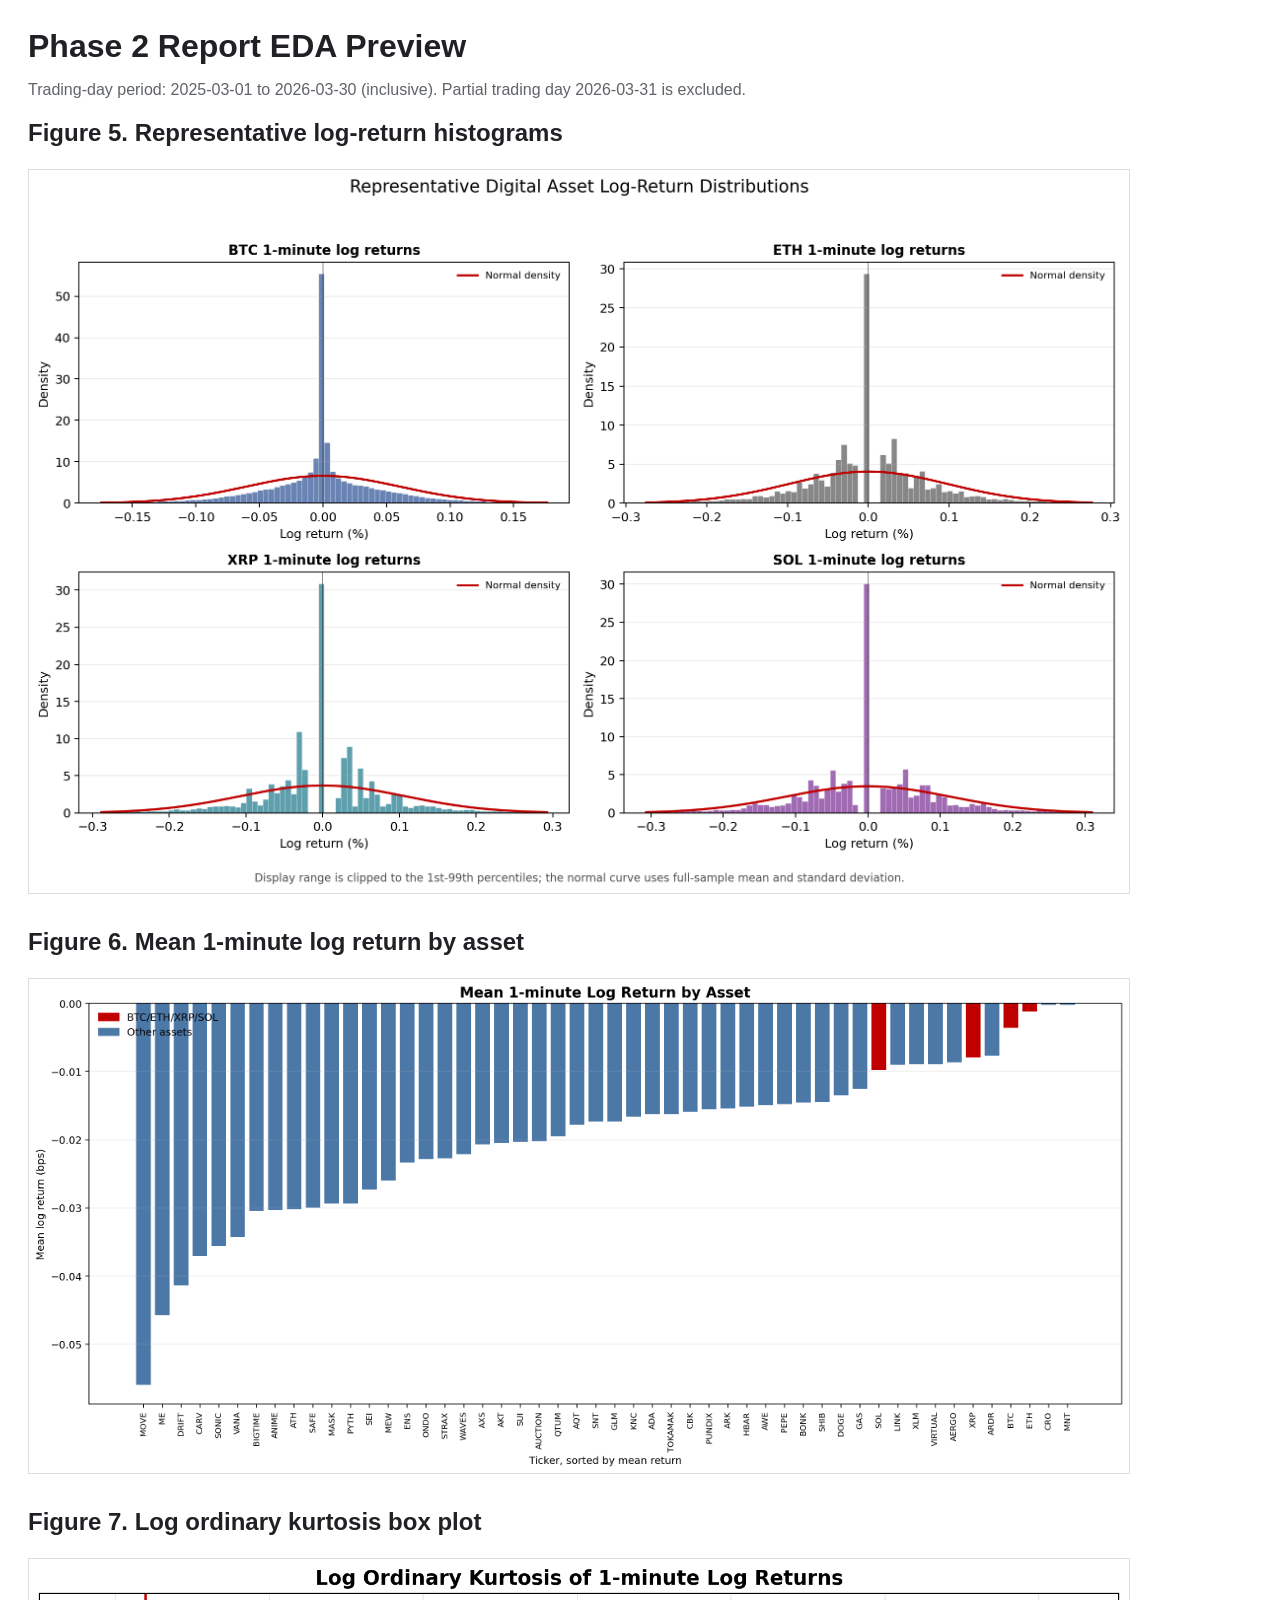
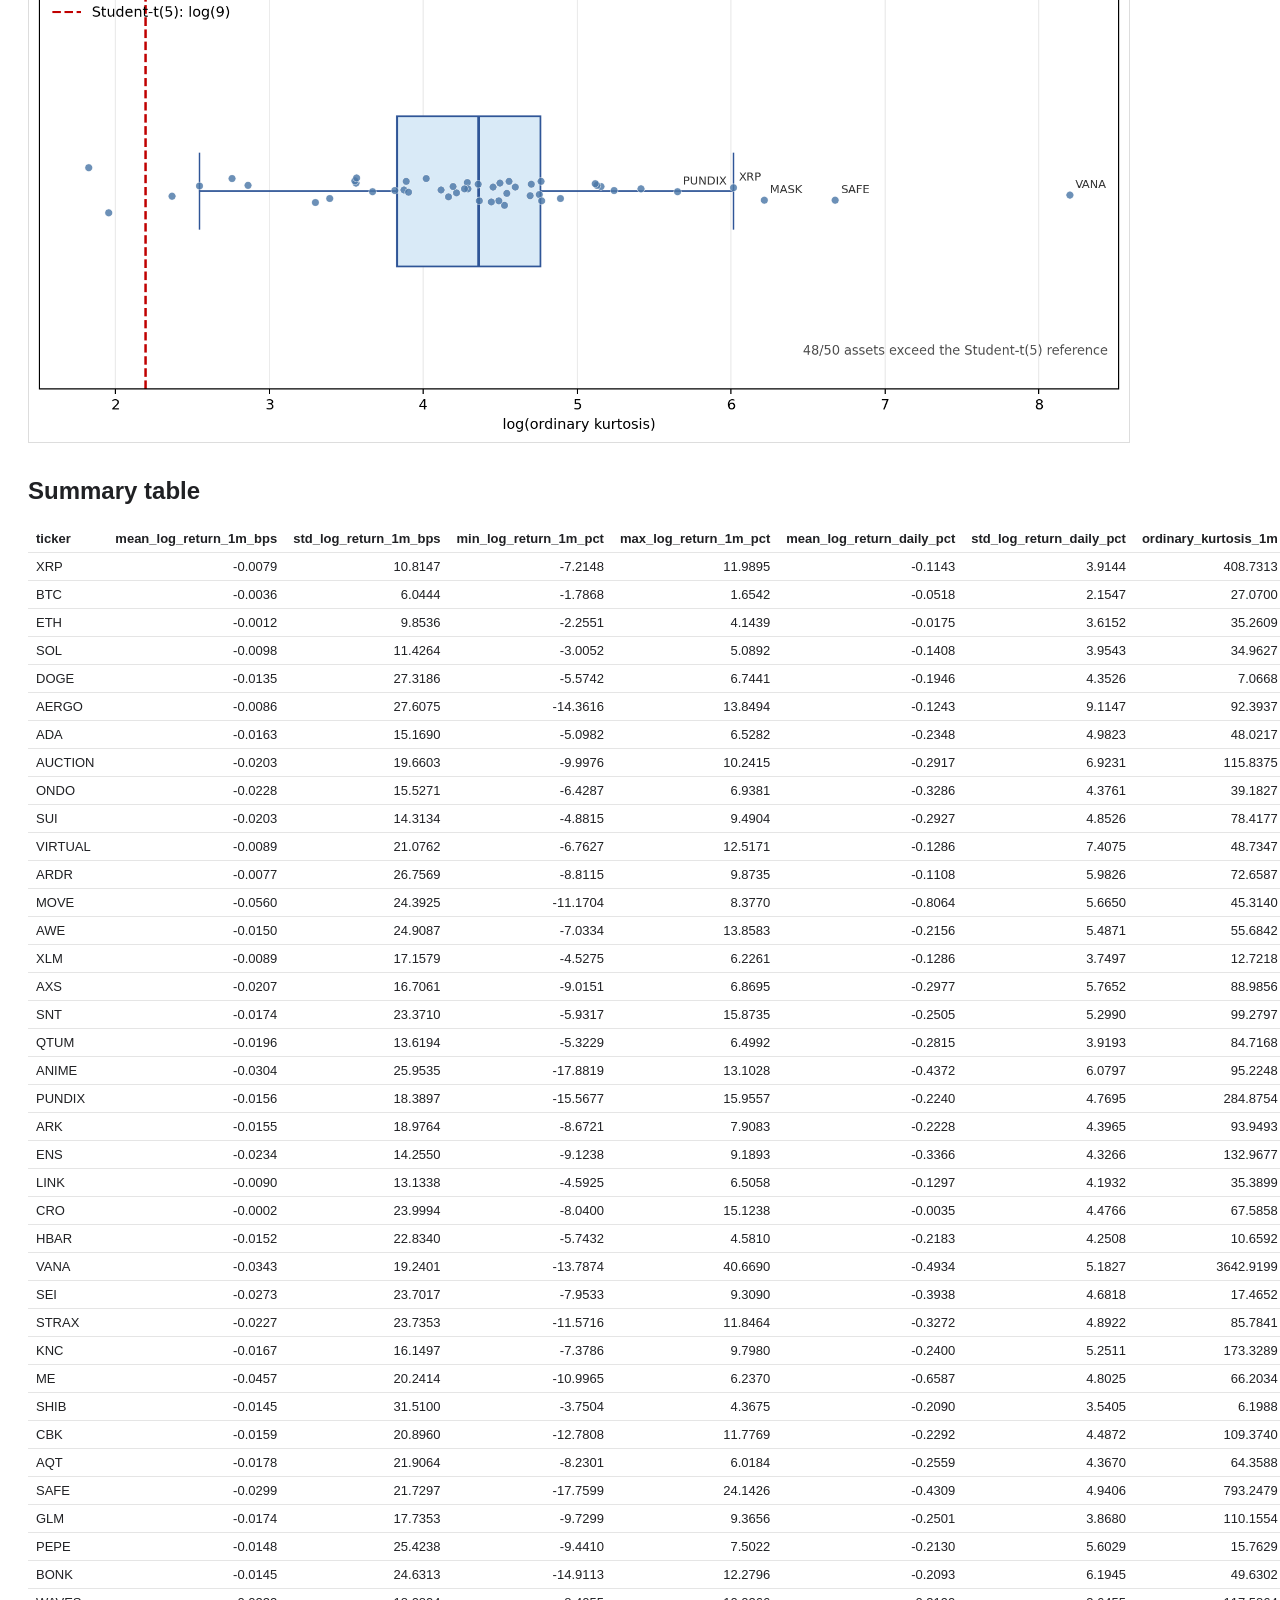
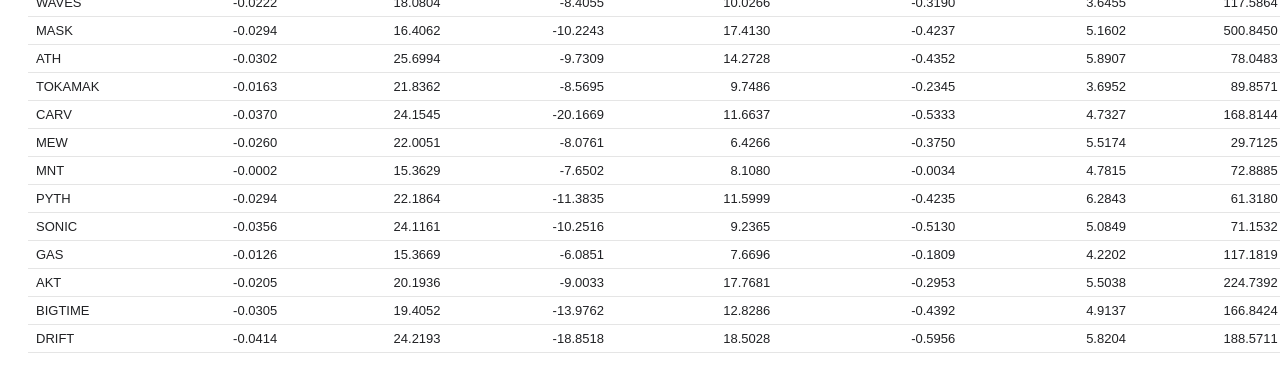
<file: docs/phase2_eda/report_eda_preview.html>
<!DOCTYPE html>
<html lang="en">
<head>
<meta charset="UTF-8">
<title>Phase 2 Report EDA Preview</title>
<style>
body { font-family: -apple-system, BlinkMacSystemFont, "Segoe UI", sans-serif; margin: 28px; color: #202124; }
h1 { margin-bottom: 4px; }
.muted { color: #5f6368; }
img { display: block; max-width: 1100px; width: 100%; margin: 22px 0 34px; border: 1px solid #ddd; }
table { border-collapse: collapse; font-size: 13px; }
th, td { border-bottom: 1px solid #e5e5e5; padding: 6px 8px; text-align: right; }
th:first-child, td:first-child { text-align: left; }
</style>
</head>
<body>
<h1>Phase 2 Report EDA Preview</h1>
<p class="muted">Trading-day period: 2025-03-01 to 2026-03-30 (inclusive). Partial trading day 2026-03-31 is excluded.</p>
<h2>Figure 5. Representative log-return histograms</h2>
<img src="figures/fig05_log_return_histograms.png" alt="Representative log-return histograms">
<h2>Figure 6. Mean 1-minute log return by asset</h2>
<img src="figures/fig06_asset_mean_return_bar.png" alt="Mean 1-minute log return by asset">
<h2>Figure 7. Log ordinary kurtosis box plot</h2>
<img src="figures/fig07_log_kurtosis_boxplot.png" alt="Log ordinary kurtosis box plot">
<h2>Summary table</h2>
<table class="dataframe">
  <thead>
    <tr style="text-align: right;">
      <th>ticker</th>
      <th>mean_log_return_1m_bps</th>
      <th>std_log_return_1m_bps</th>
      <th>min_log_return_1m_pct</th>
      <th>max_log_return_1m_pct</th>
      <th>mean_log_return_daily_pct</th>
      <th>std_log_return_daily_pct</th>
      <th>ordinary_kurtosis_1m</th>
      <th>log_ordinary_kurtosis_1m</th>
    </tr>
  </thead>
  <tbody>
    <tr>
      <td>XRP</td>
      <td>-0.0079</td>
      <td>10.8147</td>
      <td>-7.2148</td>
      <td>11.9895</td>
      <td>-0.1143</td>
      <td>3.9144</td>
      <td>408.7313</td>
      <td>6.0131</td>
    </tr>
    <tr>
      <td>BTC</td>
      <td>-0.0036</td>
      <td>6.0444</td>
      <td>-1.7868</td>
      <td>1.6542</td>
      <td>-0.0518</td>
      <td>2.1547</td>
      <td>27.0700</td>
      <td>3.2984</td>
    </tr>
    <tr>
      <td>ETH</td>
      <td>-0.0012</td>
      <td>9.8536</td>
      <td>-2.2551</td>
      <td>4.1439</td>
      <td>-0.0175</td>
      <td>3.6152</td>
      <td>35.2609</td>
      <td>3.5628</td>
    </tr>
    <tr>
      <td>SOL</td>
      <td>-0.0098</td>
      <td>11.4264</td>
      <td>-3.0052</td>
      <td>5.0892</td>
      <td>-0.1408</td>
      <td>3.9543</td>
      <td>34.9627</td>
      <td>3.5543</td>
    </tr>
    <tr>
      <td>DOGE</td>
      <td>-0.0135</td>
      <td>27.3186</td>
      <td>-5.5742</td>
      <td>6.7441</td>
      <td>-0.1946</td>
      <td>4.3526</td>
      <td>7.0668</td>
      <td>1.9554</td>
    </tr>
    <tr>
      <td>AERGO</td>
      <td>-0.0086</td>
      <td>27.6075</td>
      <td>-14.3616</td>
      <td>13.8494</td>
      <td>-0.1243</td>
      <td>9.1147</td>
      <td>92.3937</td>
      <td>4.5261</td>
    </tr>
    <tr>
      <td>ADA</td>
      <td>-0.0163</td>
      <td>15.1690</td>
      <td>-5.0982</td>
      <td>6.5282</td>
      <td>-0.2348</td>
      <td>4.9823</td>
      <td>48.0217</td>
      <td>3.8717</td>
    </tr>
    <tr>
      <td>AUCTION</td>
      <td>-0.0203</td>
      <td>19.6603</td>
      <td>-9.9976</td>
      <td>10.2415</td>
      <td>-0.2917</td>
      <td>6.9231</td>
      <td>115.8375</td>
      <td>4.7522</td>
    </tr>
    <tr>
      <td>ONDO</td>
      <td>-0.0228</td>
      <td>15.5271</td>
      <td>-6.4287</td>
      <td>6.9381</td>
      <td>-0.3286</td>
      <td>4.3761</td>
      <td>39.1827</td>
      <td>3.6682</td>
    </tr>
    <tr>
      <td>SUI</td>
      <td>-0.0203</td>
      <td>14.3134</td>
      <td>-4.8815</td>
      <td>9.4904</td>
      <td>-0.2927</td>
      <td>4.8526</td>
      <td>78.4177</td>
      <td>4.3620</td>
    </tr>
    <tr>
      <td>VIRTUAL</td>
      <td>-0.0089</td>
      <td>21.0762</td>
      <td>-6.7627</td>
      <td>12.5171</td>
      <td>-0.1286</td>
      <td>7.4075</td>
      <td>48.7347</td>
      <td>3.8864</td>
    </tr>
    <tr>
      <td>ARDR</td>
      <td>-0.0077</td>
      <td>26.7569</td>
      <td>-8.8115</td>
      <td>9.8735</td>
      <td>-0.1108</td>
      <td>5.9826</td>
      <td>72.6587</td>
      <td>4.2858</td>
    </tr>
    <tr>
      <td>MOVE</td>
      <td>-0.0560</td>
      <td>24.3925</td>
      <td>-11.1704</td>
      <td>8.3770</td>
      <td>-0.8064</td>
      <td>5.6650</td>
      <td>45.3140</td>
      <td>3.8136</td>
    </tr>
    <tr>
      <td>AWE</td>
      <td>-0.0150</td>
      <td>24.9087</td>
      <td>-7.0334</td>
      <td>13.8583</td>
      <td>-0.2156</td>
      <td>5.4871</td>
      <td>55.6842</td>
      <td>4.0197</td>
    </tr>
    <tr>
      <td>XLM</td>
      <td>-0.0089</td>
      <td>17.1579</td>
      <td>-4.5275</td>
      <td>6.2261</td>
      <td>-0.1286</td>
      <td>3.7497</td>
      <td>12.7218</td>
      <td>2.5433</td>
    </tr>
    <tr>
      <td>AXS</td>
      <td>-0.0207</td>
      <td>16.7061</td>
      <td>-9.0151</td>
      <td>6.8695</td>
      <td>-0.2977</td>
      <td>5.7652</td>
      <td>88.9856</td>
      <td>4.4885</td>
    </tr>
    <tr>
      <td>SNT</td>
      <td>-0.0174</td>
      <td>23.3710</td>
      <td>-5.9317</td>
      <td>15.8735</td>
      <td>-0.2505</td>
      <td>5.2990</td>
      <td>99.2797</td>
      <td>4.5979</td>
    </tr>
    <tr>
      <td>QTUM</td>
      <td>-0.0196</td>
      <td>13.6194</td>
      <td>-5.3229</td>
      <td>6.4992</td>
      <td>-0.2815</td>
      <td>3.9193</td>
      <td>84.7168</td>
      <td>4.4393</td>
    </tr>
    <tr>
      <td>ANIME</td>
      <td>-0.0304</td>
      <td>25.9535</td>
      <td>-17.8819</td>
      <td>13.1028</td>
      <td>-0.4372</td>
      <td>6.0797</td>
      <td>95.2248</td>
      <td>4.5562</td>
    </tr>
    <tr>
      <td>PUNDIX</td>
      <td>-0.0156</td>
      <td>18.3897</td>
      <td>-15.5677</td>
      <td>15.9557</td>
      <td>-0.2240</td>
      <td>4.7695</td>
      <td>284.8754</td>
      <td>5.6521</td>
    </tr>
    <tr>
      <td>ARK</td>
      <td>-0.0155</td>
      <td>18.9764</td>
      <td>-8.6721</td>
      <td>7.9083</td>
      <td>-0.2228</td>
      <td>4.3965</td>
      <td>93.9493</td>
      <td>4.5428</td>
    </tr>
    <tr>
      <td>ENS</td>
      <td>-0.0234</td>
      <td>14.2550</td>
      <td>-9.1238</td>
      <td>9.1893</td>
      <td>-0.3366</td>
      <td>4.3266</td>
      <td>132.9677</td>
      <td>4.8901</td>
    </tr>
    <tr>
      <td>LINK</td>
      <td>-0.0090</td>
      <td>13.1338</td>
      <td>-4.5925</td>
      <td>6.5058</td>
      <td>-0.1297</td>
      <td>4.1932</td>
      <td>35.3899</td>
      <td>3.5664</td>
    </tr>
    <tr>
      <td>CRO</td>
      <td>-0.0002</td>
      <td>23.9994</td>
      <td>-8.0400</td>
      <td>15.1238</td>
      <td>-0.0035</td>
      <td>4.4766</td>
      <td>67.5858</td>
      <td>4.2134</td>
    </tr>
    <tr>
      <td>HBAR</td>
      <td>-0.0152</td>
      <td>22.8340</td>
      <td>-5.7432</td>
      <td>4.5810</td>
      <td>-0.2183</td>
      <td>4.2508</td>
      <td>10.6592</td>
      <td>2.3664</td>
    </tr>
    <tr>
      <td>VANA</td>
      <td>-0.0343</td>
      <td>19.2401</td>
      <td>-13.7874</td>
      <td>40.6690</td>
      <td>-0.4934</td>
      <td>5.1827</td>
      <td>3642.9199</td>
      <td>8.2005</td>
    </tr>
    <tr>
      <td>SEI</td>
      <td>-0.0273</td>
      <td>23.7017</td>
      <td>-7.9533</td>
      <td>9.3090</td>
      <td>-0.3938</td>
      <td>4.6818</td>
      <td>17.4652</td>
      <td>2.8602</td>
    </tr>
    <tr>
      <td>STRAX</td>
      <td>-0.0227</td>
      <td>23.7353</td>
      <td>-11.5716</td>
      <td>11.8464</td>
      <td>-0.3272</td>
      <td>4.8922</td>
      <td>85.7841</td>
      <td>4.4518</td>
    </tr>
    <tr>
      <td>KNC</td>
      <td>-0.0167</td>
      <td>16.1497</td>
      <td>-7.3786</td>
      <td>9.7980</td>
      <td>-0.2400</td>
      <td>5.2511</td>
      <td>173.3289</td>
      <td>5.1552</td>
    </tr>
    <tr>
      <td>ME</td>
      <td>-0.0457</td>
      <td>20.2414</td>
      <td>-10.9965</td>
      <td>6.2370</td>
      <td>-0.6587</td>
      <td>4.8025</td>
      <td>66.2034</td>
      <td>4.1927</td>
    </tr>
    <tr>
      <td>SHIB</td>
      <td>-0.0145</td>
      <td>31.5100</td>
      <td>-3.7504</td>
      <td>4.3675</td>
      <td>-0.2090</td>
      <td>3.5405</td>
      <td>6.1988</td>
      <td>1.8244</td>
    </tr>
    <tr>
      <td>CBK</td>
      <td>-0.0159</td>
      <td>20.8960</td>
      <td>-12.7808</td>
      <td>11.7769</td>
      <td>-0.2292</td>
      <td>4.4872</td>
      <td>109.3740</td>
      <td>4.6948</td>
    </tr>
    <tr>
      <td>AQT</td>
      <td>-0.0178</td>
      <td>21.9064</td>
      <td>-8.2301</td>
      <td>6.0184</td>
      <td>-0.2559</td>
      <td>4.3670</td>
      <td>64.3588</td>
      <td>4.1645</td>
    </tr>
    <tr>
      <td>SAFE</td>
      <td>-0.0299</td>
      <td>21.7297</td>
      <td>-17.7599</td>
      <td>24.1426</td>
      <td>-0.4309</td>
      <td>4.9406</td>
      <td>793.2479</td>
      <td>6.6761</td>
    </tr>
    <tr>
      <td>GLM</td>
      <td>-0.0174</td>
      <td>17.7353</td>
      <td>-9.7299</td>
      <td>9.3656</td>
      <td>-0.2501</td>
      <td>3.8680</td>
      <td>110.1554</td>
      <td>4.7019</td>
    </tr>
    <tr>
      <td>PEPE</td>
      <td>-0.0148</td>
      <td>25.4238</td>
      <td>-9.4410</td>
      <td>7.5022</td>
      <td>-0.2130</td>
      <td>5.6029</td>
      <td>15.7629</td>
      <td>2.7577</td>
    </tr>
    <tr>
      <td>BONK</td>
      <td>-0.0145</td>
      <td>24.6313</td>
      <td>-14.9113</td>
      <td>12.2796</td>
      <td>-0.2093</td>
      <td>6.1945</td>
      <td>49.6302</td>
      <td>3.9046</td>
    </tr>
    <tr>
      <td>WAVES</td>
      <td>-0.0222</td>
      <td>18.0804</td>
      <td>-8.4055</td>
      <td>10.0266</td>
      <td>-0.3190</td>
      <td>3.6455</td>
      <td>117.5864</td>
      <td>4.7672</td>
    </tr>
    <tr>
      <td>MASK</td>
      <td>-0.0294</td>
      <td>16.4062</td>
      <td>-10.2243</td>
      <td>17.4130</td>
      <td>-0.4237</td>
      <td>5.1602</td>
      <td>500.8450</td>
      <td>6.2163</td>
    </tr>
    <tr>
      <td>ATH</td>
      <td>-0.0302</td>
      <td>25.6994</td>
      <td>-9.7309</td>
      <td>14.2728</td>
      <td>-0.4352</td>
      <td>5.8907</td>
      <td>78.0483</td>
      <td>4.3573</td>
    </tr>
    <tr>
      <td>TOKAMAK</td>
      <td>-0.0163</td>
      <td>21.8362</td>
      <td>-8.5695</td>
      <td>9.7486</td>
      <td>-0.2345</td>
      <td>3.6952</td>
      <td>89.8571</td>
      <td>4.4982</td>
    </tr>
    <tr>
      <td>CARV</td>
      <td>-0.0370</td>
      <td>24.1545</td>
      <td>-20.1669</td>
      <td>11.6637</td>
      <td>-0.5333</td>
      <td>4.7327</td>
      <td>168.8144</td>
      <td>5.1288</td>
    </tr>
    <tr>
      <td>MEW</td>
      <td>-0.0260</td>
      <td>22.0051</td>
      <td>-8.0761</td>
      <td>6.4266</td>
      <td>-0.3750</td>
      <td>5.5174</td>
      <td>29.7125</td>
      <td>3.3916</td>
    </tr>
    <tr>
      <td>MNT</td>
      <td>-0.0002</td>
      <td>15.3629</td>
      <td>-7.6502</td>
      <td>8.1080</td>
      <td>-0.0034</td>
      <td>4.7815</td>
      <td>72.8885</td>
      <td>4.2889</td>
    </tr>
    <tr>
      <td>PYTH</td>
      <td>-0.0294</td>
      <td>22.1864</td>
      <td>-11.3835</td>
      <td>11.5999</td>
      <td>-0.4235</td>
      <td>6.2843</td>
      <td>61.3180</td>
      <td>4.1161</td>
    </tr>
    <tr>
      <td>SONIC</td>
      <td>-0.0356</td>
      <td>24.1161</td>
      <td>-10.2516</td>
      <td>9.2365</td>
      <td>-0.5130</td>
      <td>5.0849</td>
      <td>71.1532</td>
      <td>4.2648</td>
    </tr>
    <tr>
      <td>GAS</td>
      <td>-0.0126</td>
      <td>15.3669</td>
      <td>-6.0851</td>
      <td>7.6696</td>
      <td>-0.1809</td>
      <td>4.2202</td>
      <td>117.1819</td>
      <td>4.7637</td>
    </tr>
    <tr>
      <td>AKT</td>
      <td>-0.0205</td>
      <td>20.1936</td>
      <td>-9.0033</td>
      <td>17.7681</td>
      <td>-0.2953</td>
      <td>5.5038</td>
      <td>224.7392</td>
      <td>5.4149</td>
    </tr>
    <tr>
      <td>BIGTIME</td>
      <td>-0.0305</td>
      <td>19.4052</td>
      <td>-13.9762</td>
      <td>12.8286</td>
      <td>-0.4392</td>
      <td>4.9137</td>
      <td>166.8424</td>
      <td>5.1170</td>
    </tr>
    <tr>
      <td>DRIFT</td>
      <td>-0.0414</td>
      <td>24.2193</td>
      <td>-18.8518</td>
      <td>18.5028</td>
      <td>-0.5956</td>
      <td>5.8204</td>
      <td>188.5711</td>
      <td>5.2395</td>
    </tr>
  </tbody>
</table>
</body>
</html>
</file>
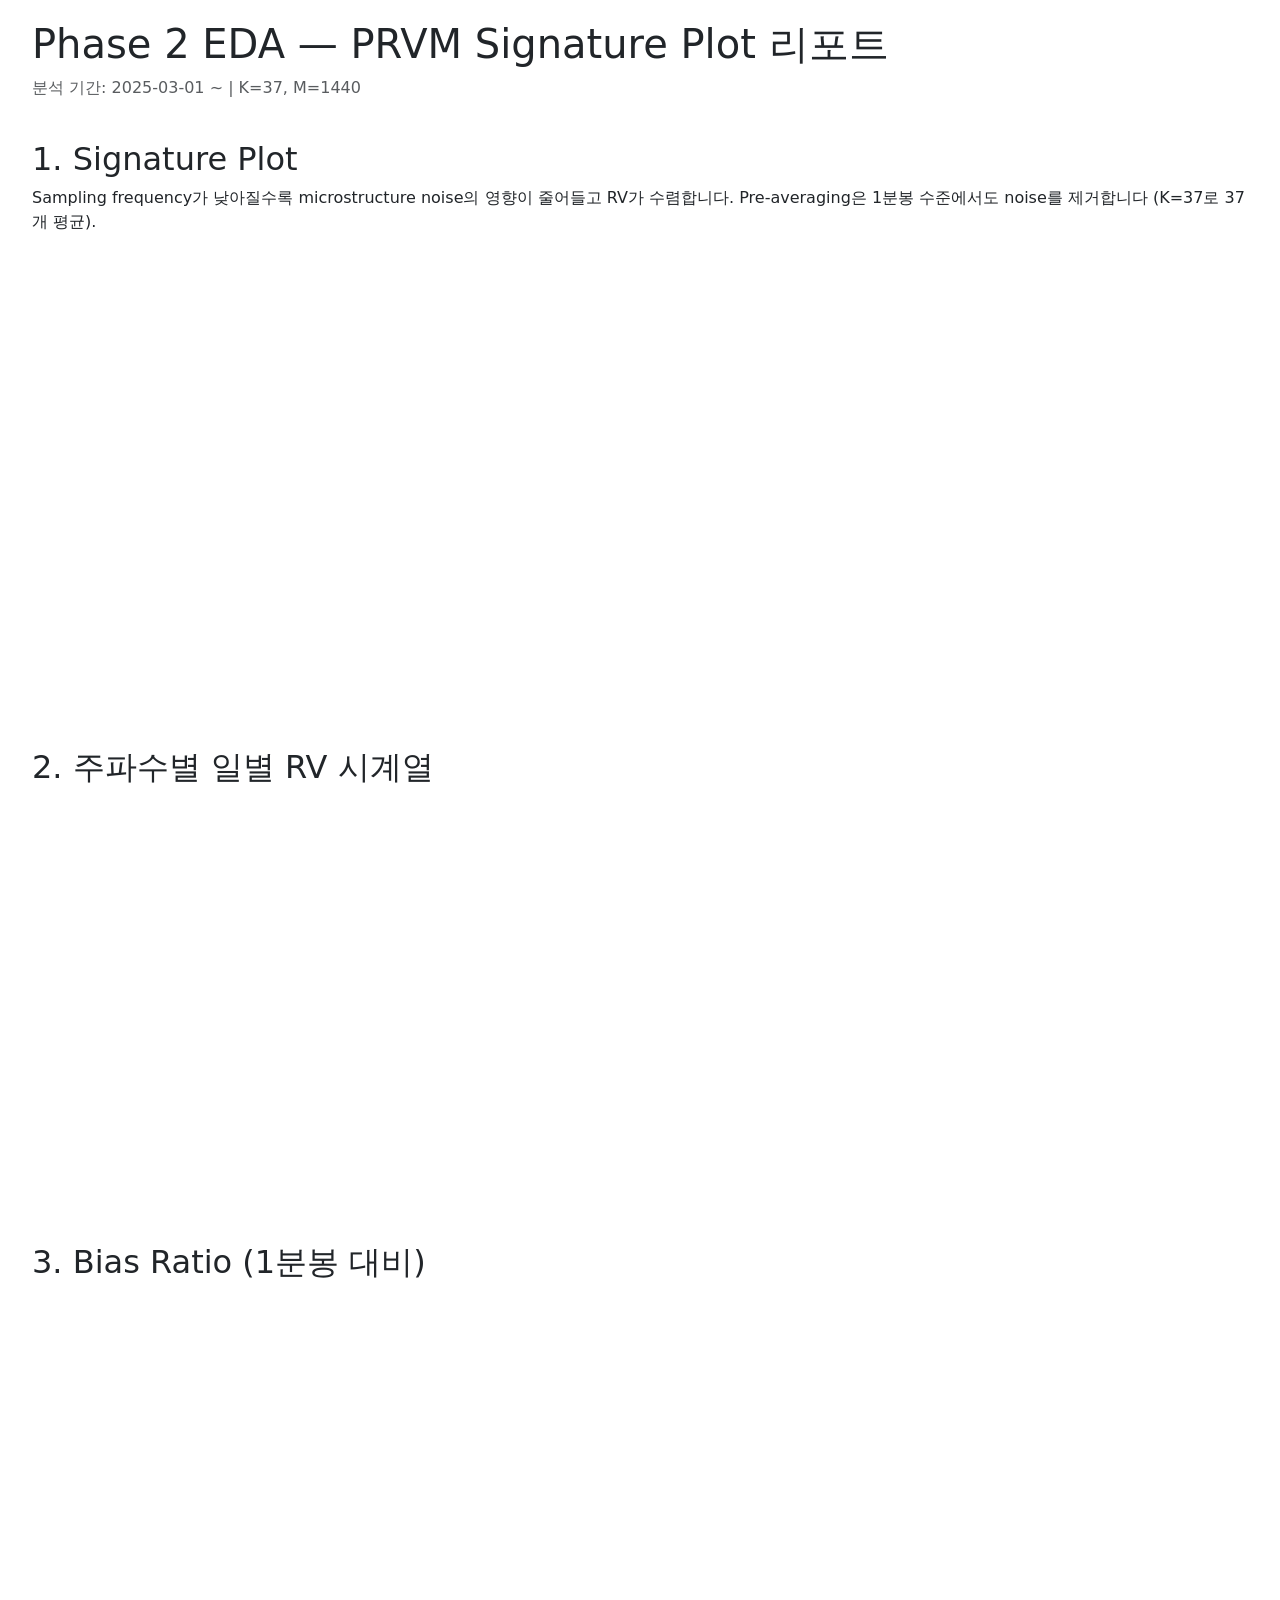
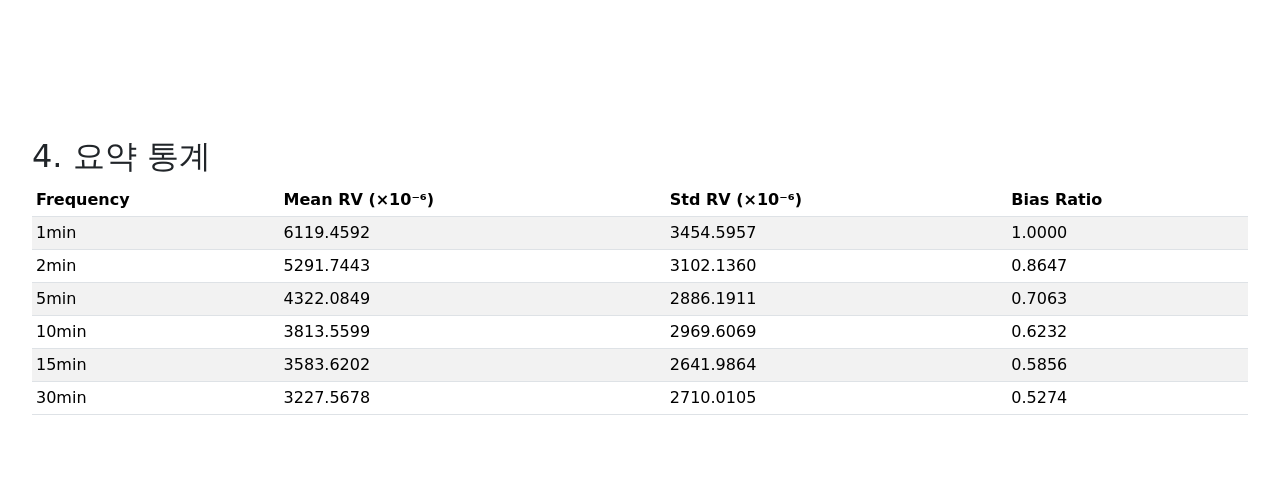
<file: docs/phase2_eda/signature_plot_report.html>
<!DOCTYPE html>
<html lang="ko">
<head>
<meta charset="UTF-8">
<title>PRVM Signature Plot Report</title>
<link rel="stylesheet"
  href="https://cdn.jsdelivr.net/npm/bootstrap@5.3.0/dist/css/bootstrap.min.css">
<style>body { padding: 20px; } h2 { margin-top: 40px; }</style>
</head>
<body>
<div class="container-fluid">
<h1>Phase 2 EDA — PRVM Signature Plot 리포트</h1>
<p class="text-muted">분석 기간: 2025-03-01 ~ | K=37, M=1440</p>

<div class="mb-5">
<h2>1. Signature Plot</h2>
<p>Sampling frequency가 낮아질수록 microstructure noise의 영향이 줄어들고 RV가 수렴합니다.
Pre-averaging은 1분봉 수준에서도 noise를 제거합니다 (K=37로 37개 평균).</p>
<div>                        <script>window.PlotlyConfig = {MathJaxConfig: 'local'};</script>
        <script charset="utf-8" src="https://cdn.plot.ly/plotly-3.5.0.min.js" integrity="sha256-fHbNLP+GlIXN+efbQec78UkemUz3NJp7UmfGxC1tNxs=" crossorigin="anonymous"></script>                <div id="9c8fff08-18e3-4ddf-a7d6-e96ae9aab101" class="plotly-graph-div" style="height:450px; width:100%;"></div>            <script>                window.PLOTLYENV=window.PLOTLYENV || {};                                if (document.getElementById("9c8fff08-18e3-4ddf-a7d6-e96ae9aab101")) {                    Plotly.newPlot(                        "9c8fff08-18e3-4ddf-a7d6-e96ae9aab101",                        [{"error_y":{"array":[3454.595711395178,3102.1360243708978,2886.191072415324,2969.606863689424,2641.9863571486726,2710.010462803391],"color":"rgba(70,130,180,0.4)","type":"data","visible":true},"hovertemplate":"freq=%{x}min\u003cbr\u003eRV=%{y:.3f}\u00d710\u207b\u2076\u003cextra\u003e\u003c\u002fextra\u003e","line":{"color":"steelblue","width":2},"marker":{"color":"steelblue","size":10},"mode":"lines+markers","name":"\uc77c\ud3c9\uade0 RV","x":[1,2,5,10,15,30],"y":[6119.4592137576055,5291.744334670882,4322.084946456144,3813.55989863616,3583.62022805513,3227.5678162107565],"type":"scatter"}],                        {"template":{"data":{"barpolar":[{"marker":{"line":{"color":"white","width":0.5},"pattern":{"fillmode":"overlay","size":10,"solidity":0.2}},"type":"barpolar"}],"bar":[{"error_x":{"color":"#2a3f5f"},"error_y":{"color":"#2a3f5f"},"marker":{"line":{"color":"white","width":0.5},"pattern":{"fillmode":"overlay","size":10,"solidity":0.2}},"type":"bar"}],"carpet":[{"aaxis":{"endlinecolor":"#2a3f5f","gridcolor":"#C8D4E3","linecolor":"#C8D4E3","minorgridcolor":"#C8D4E3","startlinecolor":"#2a3f5f"},"baxis":{"endlinecolor":"#2a3f5f","gridcolor":"#C8D4E3","linecolor":"#C8D4E3","minorgridcolor":"#C8D4E3","startlinecolor":"#2a3f5f"},"type":"carpet"}],"choropleth":[{"colorbar":{"outlinewidth":0,"ticks":""},"type":"choropleth"}],"contourcarpet":[{"colorbar":{"outlinewidth":0,"ticks":""},"type":"contourcarpet"}],"contour":[{"colorbar":{"outlinewidth":0,"ticks":""},"colorscale":[[0.0,"#0d0887"],[0.1111111111111111,"#46039f"],[0.2222222222222222,"#7201a8"],[0.3333333333333333,"#9c179e"],[0.4444444444444444,"#bd3786"],[0.5555555555555556,"#d8576b"],[0.6666666666666666,"#ed7953"],[0.7777777777777778,"#fb9f3a"],[0.8888888888888888,"#fdca26"],[1.0,"#f0f921"]],"type":"contour"}],"heatmap":[{"colorbar":{"outlinewidth":0,"ticks":""},"colorscale":[[0.0,"#0d0887"],[0.1111111111111111,"#46039f"],[0.2222222222222222,"#7201a8"],[0.3333333333333333,"#9c179e"],[0.4444444444444444,"#bd3786"],[0.5555555555555556,"#d8576b"],[0.6666666666666666,"#ed7953"],[0.7777777777777778,"#fb9f3a"],[0.8888888888888888,"#fdca26"],[1.0,"#f0f921"]],"type":"heatmap"}],"histogram2dcontour":[{"colorbar":{"outlinewidth":0,"ticks":""},"colorscale":[[0.0,"#0d0887"],[0.1111111111111111,"#46039f"],[0.2222222222222222,"#7201a8"],[0.3333333333333333,"#9c179e"],[0.4444444444444444,"#bd3786"],[0.5555555555555556,"#d8576b"],[0.6666666666666666,"#ed7953"],[0.7777777777777778,"#fb9f3a"],[0.8888888888888888,"#fdca26"],[1.0,"#f0f921"]],"type":"histogram2dcontour"}],"histogram2d":[{"colorbar":{"outlinewidth":0,"ticks":""},"colorscale":[[0.0,"#0d0887"],[0.1111111111111111,"#46039f"],[0.2222222222222222,"#7201a8"],[0.3333333333333333,"#9c179e"],[0.4444444444444444,"#bd3786"],[0.5555555555555556,"#d8576b"],[0.6666666666666666,"#ed7953"],[0.7777777777777778,"#fb9f3a"],[0.8888888888888888,"#fdca26"],[1.0,"#f0f921"]],"type":"histogram2d"}],"histogram":[{"marker":{"pattern":{"fillmode":"overlay","size":10,"solidity":0.2}},"type":"histogram"}],"mesh3d":[{"colorbar":{"outlinewidth":0,"ticks":""},"type":"mesh3d"}],"parcoords":[{"line":{"colorbar":{"outlinewidth":0,"ticks":""}},"type":"parcoords"}],"pie":[{"automargin":true,"type":"pie"}],"scatter3d":[{"line":{"colorbar":{"outlinewidth":0,"ticks":""}},"marker":{"colorbar":{"outlinewidth":0,"ticks":""}},"type":"scatter3d"}],"scattercarpet":[{"marker":{"colorbar":{"outlinewidth":0,"ticks":""}},"type":"scattercarpet"}],"scattergeo":[{"marker":{"colorbar":{"outlinewidth":0,"ticks":""}},"type":"scattergeo"}],"scattergl":[{"marker":{"colorbar":{"outlinewidth":0,"ticks":""}},"type":"scattergl"}],"scattermapbox":[{"marker":{"colorbar":{"outlinewidth":0,"ticks":""}},"type":"scattermapbox"}],"scattermap":[{"marker":{"colorbar":{"outlinewidth":0,"ticks":""}},"type":"scattermap"}],"scatterpolargl":[{"marker":{"colorbar":{"outlinewidth":0,"ticks":""}},"type":"scatterpolargl"}],"scatterpolar":[{"marker":{"colorbar":{"outlinewidth":0,"ticks":""}},"type":"scatterpolar"}],"scatter":[{"fillpattern":{"fillmode":"overlay","size":10,"solidity":0.2},"type":"scatter"}],"scatterternary":[{"marker":{"colorbar":{"outlinewidth":0,"ticks":""}},"type":"scatterternary"}],"surface":[{"colorbar":{"outlinewidth":0,"ticks":""},"colorscale":[[0.0,"#0d0887"],[0.1111111111111111,"#46039f"],[0.2222222222222222,"#7201a8"],[0.3333333333333333,"#9c179e"],[0.4444444444444444,"#bd3786"],[0.5555555555555556,"#d8576b"],[0.6666666666666666,"#ed7953"],[0.7777777777777778,"#fb9f3a"],[0.8888888888888888,"#fdca26"],[1.0,"#f0f921"]],"type":"surface"}],"table":[{"cells":{"fill":{"color":"#EBF0F8"},"line":{"color":"white"}},"header":{"fill":{"color":"#C8D4E3"},"line":{"color":"white"}},"type":"table"}]},"layout":{"annotationdefaults":{"arrowcolor":"#2a3f5f","arrowhead":0,"arrowwidth":1},"autotypenumbers":"strict","coloraxis":{"colorbar":{"outlinewidth":0,"ticks":""}},"colorscale":{"diverging":[[0,"#8e0152"],[0.1,"#c51b7d"],[0.2,"#de77ae"],[0.3,"#f1b6da"],[0.4,"#fde0ef"],[0.5,"#f7f7f7"],[0.6,"#e6f5d0"],[0.7,"#b8e186"],[0.8,"#7fbc41"],[0.9,"#4d9221"],[1,"#276419"]],"sequential":[[0.0,"#0d0887"],[0.1111111111111111,"#46039f"],[0.2222222222222222,"#7201a8"],[0.3333333333333333,"#9c179e"],[0.4444444444444444,"#bd3786"],[0.5555555555555556,"#d8576b"],[0.6666666666666666,"#ed7953"],[0.7777777777777778,"#fb9f3a"],[0.8888888888888888,"#fdca26"],[1.0,"#f0f921"]],"sequentialminus":[[0.0,"#0d0887"],[0.1111111111111111,"#46039f"],[0.2222222222222222,"#7201a8"],[0.3333333333333333,"#9c179e"],[0.4444444444444444,"#bd3786"],[0.5555555555555556,"#d8576b"],[0.6666666666666666,"#ed7953"],[0.7777777777777778,"#fb9f3a"],[0.8888888888888888,"#fdca26"],[1.0,"#f0f921"]]},"colorway":["#636efa","#EF553B","#00cc96","#ab63fa","#FFA15A","#19d3f3","#FF6692","#B6E880","#FF97FF","#FECB52"],"font":{"color":"#2a3f5f"},"geo":{"bgcolor":"white","lakecolor":"white","landcolor":"white","showlakes":true,"showland":true,"subunitcolor":"#C8D4E3"},"hoverlabel":{"align":"left"},"hovermode":"closest","mapbox":{"style":"light"},"paper_bgcolor":"white","plot_bgcolor":"white","polar":{"angularaxis":{"gridcolor":"#EBF0F8","linecolor":"#EBF0F8","ticks":""},"bgcolor":"white","radialaxis":{"gridcolor":"#EBF0F8","linecolor":"#EBF0F8","ticks":""}},"scene":{"xaxis":{"backgroundcolor":"white","gridcolor":"#DFE8F3","gridwidth":2,"linecolor":"#EBF0F8","showbackground":true,"ticks":"","zerolinecolor":"#EBF0F8"},"yaxis":{"backgroundcolor":"white","gridcolor":"#DFE8F3","gridwidth":2,"linecolor":"#EBF0F8","showbackground":true,"ticks":"","zerolinecolor":"#EBF0F8"},"zaxis":{"backgroundcolor":"white","gridcolor":"#DFE8F3","gridwidth":2,"linecolor":"#EBF0F8","showbackground":true,"ticks":"","zerolinecolor":"#EBF0F8"}},"shapedefaults":{"line":{"color":"#2a3f5f"}},"ternary":{"aaxis":{"gridcolor":"#DFE8F3","linecolor":"#A2B1C6","ticks":""},"baxis":{"gridcolor":"#DFE8F3","linecolor":"#A2B1C6","ticks":""},"bgcolor":"white","caxis":{"gridcolor":"#DFE8F3","linecolor":"#A2B1C6","ticks":""}},"title":{"x":0.05},"xaxis":{"automargin":true,"gridcolor":"#EBF0F8","linecolor":"#EBF0F8","ticks":"","title":{"standoff":15},"zerolinecolor":"#EBF0F8","zerolinewidth":2},"yaxis":{"automargin":true,"gridcolor":"#EBF0F8","linecolor":"#EBF0F8","ticks":"","title":{"standoff":15},"zerolinecolor":"#EBF0F8","zerolinewidth":2}}},"shapes":[{"line":{"color":"tomato","dash":"dash"},"type":"line","x0":1,"x1":1,"xref":"x","y0":0,"y1":1,"yref":"y domain"}],"annotations":[{"showarrow":false,"text":"1\ubd84\ubd09 (PRVM \uae30\uc900)","x":1,"xanchor":"left","xref":"x","y":1,"yanchor":"top","yref":"y domain"}],"xaxis":{"title":{"text":"Sampling Frequency (\ubd84)"},"tickvals":[1,2,5,10,15,30],"type":"log"},"title":{"text":"PRVM Signature Plot (Sampling Frequency vs Average RV)"},"yaxis":{"title":{"text":"\uc77c\ud3c9\uade0 RV (\u00d710\u207b\u2076)"}},"height":450},                        {"responsive": true}                    )                };            </script>        </div>
</div>

<div class="mb-5">
<h2>2. 주파수별 일별 RV 시계열</h2>
<div>                            <div id="582a9a21-e177-4260-885d-84f7c1326617" class="plotly-graph-div" style="height:400px; width:100%;"></div>            <script>                window.PLOTLYENV=window.PLOTLYENV || {};                                if (document.getElementById("582a9a21-e177-4260-885d-84f7c1326617")) {                    Plotly.newPlot(                        "582a9a21-e177-4260-885d-84f7c1326617",                        [{"line":{"color":"#1f77b4","width":1.5},"mode":"lines","name":"1min","opacity":0.8,"x":["2025-02-28","2025-03-01","2025-03-02","2025-03-03","2025-03-04","2025-03-05","2025-03-06","2025-03-07","2025-03-08","2025-03-09","2025-03-10","2025-03-11","2025-03-12","2025-03-13","2025-03-14","2025-03-15","2025-03-16","2025-03-17","2025-03-18","2025-03-19","2025-03-20","2025-03-21","2025-03-22","2025-03-23","2025-03-24","2025-03-25","2025-03-26","2025-03-27","2025-03-28","2025-03-29","2025-03-30","2025-03-31","2025-04-01","2025-04-02","2025-04-03","2025-04-04","2025-04-05","2025-04-06","2025-04-07","2025-04-08","2025-04-09","2025-04-10","2025-04-11","2025-04-12","2025-04-13","2025-04-14","2025-04-15","2025-04-16","2025-04-17","2025-04-18","2025-04-19","2025-04-20","2025-04-21","2025-04-22","2025-04-23","2025-04-24","2025-04-25","2025-04-26","2025-04-27","2025-04-28","2025-04-29","2025-04-30","2025-05-01","2025-05-02","2025-05-03","2025-05-04","2025-05-05","2025-05-06","2025-05-07","2025-05-08","2025-05-09","2025-05-10","2025-05-11","2025-05-12","2025-05-13","2025-05-14","2025-05-15","2025-05-16","2025-05-17","2025-05-18","2025-05-19","2025-05-20","2025-05-21","2025-05-22","2025-05-23","2025-05-24","2025-05-25","2025-05-26","2025-05-27","2025-05-28","2025-05-29","2025-05-30","2025-05-31","2025-06-01","2025-06-02","2025-06-03","2025-06-04","2025-06-05","2025-06-06","2025-06-07","2025-06-08","2025-06-09","2025-06-10","2025-06-11","2025-06-12","2025-06-13","2025-06-14","2025-06-15","2025-06-16","2025-06-17","2025-06-18","2025-06-19","2025-06-20","2025-06-21","2025-06-22","2025-06-23","2025-06-24","2025-06-25","2025-06-26","2025-06-27","2025-06-28","2025-06-29","2025-06-30","2025-07-01","2025-07-02","2025-07-03","2025-07-04","2025-07-05","2025-07-06","2025-07-07","2025-07-08","2025-07-09","2025-07-10","2025-07-11","2025-07-12","2025-07-13","2025-07-14","2025-07-15","2025-07-16","2025-07-17","2025-07-18","2025-07-19","2025-07-20","2025-07-21","2025-07-22","2025-07-23","2025-07-24","2025-07-25","2025-07-26","2025-07-27","2025-07-28","2025-07-29","2025-07-30","2025-07-31","2025-08-01","2025-08-02","2025-08-03","2025-08-04","2025-08-05","2025-08-06","2025-08-07","2025-08-08","2025-08-09","2025-08-10","2025-08-11","2025-08-12","2025-08-13","2025-08-14","2025-08-15","2025-08-16","2025-08-17","2025-08-18","2025-08-19","2025-08-20","2025-08-21","2025-08-22","2025-08-23","2025-08-24","2025-08-25","2025-08-26","2025-08-27","2025-08-28","2025-08-29","2025-08-30","2025-08-31","2025-09-01","2025-09-02","2025-09-03","2025-09-04","2025-09-05","2025-09-06","2025-09-07","2025-09-08","2025-09-09","2025-09-10","2025-09-11","2025-09-12","2025-09-13","2025-09-14","2025-09-15","2025-09-16","2025-09-17","2025-09-18","2025-09-19","2025-09-20","2025-09-21","2025-09-22","2025-09-23","2025-09-24","2025-09-25","2025-09-26","2025-09-27","2025-09-28","2025-09-29","2025-09-30","2025-10-01","2025-10-02","2025-10-03","2025-10-04","2025-10-05","2025-10-06","2025-10-07","2025-10-08","2025-10-09","2025-10-10","2025-10-11","2025-10-12","2025-10-13","2025-10-14","2025-10-15","2025-10-16","2025-10-17","2025-10-18","2025-10-19","2025-10-20","2025-10-21","2025-10-22","2025-10-23","2025-10-24","2025-10-25","2025-10-26","2025-10-27","2025-10-28","2025-10-29","2025-10-30","2025-10-31","2025-11-01","2025-11-02","2025-11-03","2025-11-04","2025-11-05","2025-11-06","2025-11-07","2025-11-08","2025-11-09","2025-11-10","2025-11-11","2025-11-12","2025-11-13","2025-11-14","2025-11-15","2025-11-16","2025-11-17","2025-11-18","2025-11-19","2025-11-20","2025-11-21","2025-11-22","2025-11-23","2025-11-24","2025-11-25","2025-11-26","2025-11-27","2025-11-28","2025-11-29","2025-11-30","2025-12-01","2025-12-02","2025-12-03","2025-12-04","2025-12-05","2025-12-06","2025-12-07","2025-12-08","2025-12-09","2025-12-10","2025-12-11","2025-12-12","2025-12-13","2025-12-14","2025-12-15","2025-12-16","2025-12-17","2025-12-18","2025-12-19","2025-12-20","2025-12-21","2025-12-22","2025-12-23","2025-12-24","2025-12-25","2025-12-26","2025-12-27","2025-12-28","2025-12-29","2025-12-30","2025-12-31","2026-01-01","2026-01-02","2026-01-03","2026-01-04","2026-01-05","2026-01-06","2026-01-07","2026-01-08","2026-01-09","2026-01-10","2026-01-11","2026-01-12","2026-01-13","2026-01-14","2026-01-15","2026-01-16","2026-01-17","2026-01-18","2026-01-19","2026-01-20","2026-01-21","2026-01-22","2026-01-23","2026-01-24","2026-01-25","2026-01-26","2026-01-27","2026-01-28","2026-01-29","2026-01-30","2026-01-31","2026-02-01","2026-02-02","2026-02-03","2026-02-04","2026-02-05","2026-02-06","2026-02-07","2026-02-08","2026-02-09","2026-02-10","2026-02-11","2026-02-12","2026-02-13","2026-02-14","2026-02-15","2026-02-16","2026-02-17","2026-02-18","2026-02-19","2026-02-20","2026-02-21","2026-02-22","2026-02-23","2026-02-24","2026-02-25","2026-02-26","2026-02-27","2026-02-28","2026-03-01","2026-03-02","2026-03-03","2026-03-04","2026-03-05","2026-03-06","2026-03-07","2026-03-08","2026-03-09","2026-03-10","2026-03-11","2026-03-12","2026-03-13","2026-03-14","2026-03-15","2026-03-16","2026-03-17","2026-03-18","2026-03-19","2026-03-20","2026-03-21","2026-03-22","2026-03-23","2026-03-24","2026-03-25","2026-03-26","2026-03-27","2026-03-28","2026-03-29","2026-03-30","2026-03-31"],"y":{"dtype":"f8","bdata":"uAJtSo7DnEDNkvg7Yx64QGGc2+pm3cFAVW20MymGxUD0XxiPMYvHQGY2CcKQZ7RA9Nu8u9ObtUA\u002fnPwS0HC+QFIHLs79Y7FAP57+qfFutUCmjyd3ewvDQGD6VOuj9MdADSKcj4fau0Cku+Z46Dy2QPmXxDy9U61AUH4Y53SEpkDQlzCQ9WywQJAC+af9ArNAe6RF54VhuEBp327Bx5qzQDIXv7\u002ffB61AjHE36+wmsEC8LzhZGQy0QN8FirsRtbVA59\u002f+YmonrkA59zGERcevQLt\u002fE4ICAbNA3e8rugjaukAhFuAK\u002fq+3QGRctuJCt7BA82lUGht4rEDIbm05Pq62QBV8ccSUX7NApUGEx3AhvUC+23PKsB61QFSV7ZIt6rRA+jy7PlRZqUBdIzqOUxfDQMj8CDSSDtFApot5syFwx0AfiDWa8\[base64]\u002fr8gbVCzQDfUBJI09bJASX4u3EY9sEBvD4NxJ5m3QNc3RVUfcrVAbhlUK0t0tUAwmS4SIDS7QB6F38++7LNAnAz6lYVTtkDx\u002frnmOsm7QMaEQSmFHbZAFdwuwWuFskCocghSviW3QGzRDZ3PP7FAFKY5NhDjsEDiKFafGwSuQKTZipYLJrJAhw2Cik42qUBmz6Fnj1ytQLrrNAi\u002fvalAGQ3UT1m9s0Bo6GPSzKuqQBgXaEYwiqxAs77kTruOpkBihYomhiipQG8pSLnbA6pAToacCApBq0B5S21wQ\u002fW\u002fQIYljZwnf7ZAZtaoY7pksUDnj\u002fkN1lq2QGr\u002fmAxBC65AkXWi1ydsqEDxx\u002fdGZGi1QJ\u002fxXaXMQbJA66n6gki1p0DRYLrOR46kQD\u002fxdYTrjaVAmdvEShDUqkC46aIoByepQCQW6RbLkqtASczyv3sas0CUCtGa8tqnQHKPFlA\[base64]\u002fpGCVUp0Bok4rS8cejQAt4RWjH5qFAWilUtVQFqEArcb4QO\u002f6xQPH9cPlSfdBAeJ+kNniOuECTZZKr6eW2QJT\u002f1Nzt\u002frlAUDlTq+8WqUB8Zc5ZqsOwQKrD0Mc5zLJAht9RC+joqkBE48RcyYizQCpFlwmzsLRAYOvrJwSHuUCPJdwB\u002fIDAQA7hBK4PqbhA5GTgnJKUtkDIgYG7SIijQDne1qqUCadAQNsGb5obsUCVuH3sZQiyQPQNMlv8N7FAxwo+RlcJtUCB29ovUYe9QBxV9u0DHrVATjtLkVH1sEDeOiiNPeaxQBSP45zQ8rRAjAf9egM+skDzlvTHAEeyQBOo42C\u002fPrRAFIoQIyfzskCffGC90CWzQEWGnoNC3LNAUuEaCkFPtEChK5ZJ9ACzQC\u002fwAv+hWL1AfFGiGuBZtUAyNw+i3E+qQDQ+xXXxhKhArVJ0Ggm0tEBPUEbx\u002fie1QDmcABihmrNAMG0EThaQrkBuiGsTGIW3QOFeoGaS5qtAZTm1mYPLskBFaNxa67O2QFZ99ayM\u002frlAiexm3QyktEDBwplU1eG+QKFjw0\u002f22MBAboKko5vdsEBJS2WqiWKtQLqBH4uemrRA5cuK\u002fmhkskDp\u002fob8Q+WrQJbz9Oo3SaxAM4AutLZ+rEAZeil02ZalQI7BwtQ5lqRADPmc+3v\u002fsUDAoPucsBK0QDAEyitE2bBA2oGuCnc2skAL\u002fGGHAZyyQMA4UVPUbLBAnzkVZidgs0A4hS4t\u002f\u002f2zQAbZ3zswYLJAYk29zkrhsECgHYx4I2uxQAraZVxj+bBAGXfXVy0+q0BLTbYUU4OyQNMeuJM3aL9A7KiVEBfPtUAWGIrQ3tizQGSWxaT+sL5ArGVQbEDctkBBcmXLNhywQGqcY9YrK65AQZCZN6m9s0Ce\[base64]\[base64]\u002fQOu4YEPMTrxAXUwTAE6Dt0DqAw\u002fCxSG5QF\u002fyHwBTqchAI9kDhj8jwUBMMVQV8IfDQKj+FbaygbxAtp+N748LuUD0My\u002ffE42zQMU4tuX46MZAxNCfbbY2ykCY+GLbkxHAQFy\u002fv2v9IL9Aum4G6wl3w0DuSaAEYmW+QFCHufq18rVAc3QkK1qJskDdpusgYgO3QK6oK1q8961AZKz4xvzouEAWFoY6bNOzQK9YrNZAvrVAvYXqR5BstUBxLgjFWvO0QFKZmrHVVbJALd8u9ntQskByNkO3LhO1QB8EQ5otrbpA4UaYqVKNuUDl\u002fxV\u002fxRS9QFDf0rLRIL9Ak+gx0XC0vEDqHPs\u002fxrK5QOh62sU+QLtAkPnWE8L3uEBS8fLp2dW3QL3TDv\u002fb+7dAlYHJ5CJdtUDtQSboOu20QJ9QxJYhirRAyVIh2ZAUuEBCS4b4MzS\[base64]\u002fdbyv0BJHcS6xCbGQMm\u002frZNsCcBAWnXcXKpqx0B3qbJHbjTFQLuKJAwGibZA7sqei1Wds0CxtZO1eLu3QDwvcm1nLbtANeiNfKDYuUAfwg3rRaayQP\u002fWlZqmdLFA8aMtd4qmt0DYAxKeDh23QBH+JLIvWrlAo8B5HdNbuEBrCa9yk5O5QJ3j61d0n7xAxMY\u002fFahetkDbl\u002f\u002fDTSq7QE+zXO9NnbdAbJF7NuZUu0AYnceHtmm0QDUOj3eCfrFAuTNQ9EtqrkCrUO99HkywQB+X\u002fLb6WLBA2CyUU6WFsECQvFDNC7+wQBlY8FSB+qhAOR1ojQiOsUDXCqclBVCpQNb9QiwvrLBAouHnUtm+u0DHmFBhvbu\u002fQLR0fpzLZbpArn1HkArOtUDEErnlEeWxQKC3m5qvm61Ar6OyZYztsUBCb74fatu0QLzF2GIhKLJAURf7BdPJsUCZVWLEmaizQIzlA8FbDbVAo6lN2r8dsEDNp6JrKXuxQAiHPRb6hK9AwYiFGA18qUA="},"type":"scatter"},{"line":{"color":"#ff7f0e","width":1.5},"mode":"lines","name":"2min","opacity":0.8,"x":["2025-02-28","2025-03-01","2025-03-02","2025-03-03","2025-03-04","2025-03-05","2025-03-06","2025-03-07","2025-03-08","2025-03-09","2025-03-10","2025-03-11","2025-03-12","2025-03-13","2025-03-14","2025-03-15","2025-03-16","2025-03-17","2025-03-18","2025-03-19","2025-03-20","2025-03-21","2025-03-22","2025-03-23","2025-03-24","2025-03-25","2025-03-26","2025-03-27","2025-03-28","2025-03-29","2025-03-30","2025-03-31","2025-04-01","2025-04-02","2025-04-03","2025-04-04","2025-04-05","2025-04-06","2025-04-07","2025-04-08","2025-04-09","2025-04-10","2025-04-11","2025-04-12","2025-04-13","2025-04-14","2025-04-15","2025-04-16","2025-04-17","2025-04-18","2025-04-19","2025-04-20","2025-04-21","2025-04-22","2025-04-23","2025-04-24","2025-04-25","2025-04-26","2025-04-27","2025-04-28","2025-04-29","2025-04-30","2025-05-01","2025-05-02","2025-05-03","2025-05-04","2025-05-05","2025-05-06","2025-05-07","2025-05-08","2025-05-09","2025-05-10","2025-05-11","2025-05-12","2025-05-13","2025-05-14","2025-05-15","2025-05-16","2025-05-17","2025-05-18","2025-05-19","2025-05-20","2025-05-21","2025-05-22","2025-05-23","2025-05-24","2025-05-25","2025-05-26","2025-05-27","2025-05-28","2025-05-29","2025-05-30","2025-05-31","2025-06-01","2025-06-02","2025-06-03","2025-06-04","2025-06-05","2025-06-06","2025-06-07","2025-06-08","2025-06-09","2025-06-10","2025-06-11","2025-06-12","2025-06-13","2025-06-14","2025-06-15","2025-06-16","2025-06-17","2025-06-18","2025-06-19","2025-06-20","2025-06-21","2025-06-22","2025-06-23","2025-06-24","2025-06-25","2025-06-26","2025-06-27","2025-06-28","2025-06-29","2025-06-30","2025-07-01","2025-07-02","2025-07-03","2025-07-04","2025-07-05","2025-07-06","2025-07-07","2025-07-08","2025-07-09","2025-07-10","2025-07-11","2025-07-12","2025-07-13","2025-07-14","2025-07-15","2025-07-16","2025-07-17","2025-07-18","2025-07-19","2025-07-20","2025-07-21","2025-07-22","2025-07-23","2025-07-24","2025-07-25","2025-07-26","2025-07-27","2025-07-28","2025-07-29","2025-07-30","2025-07-31","2025-08-01","2025-08-02","2025-08-03","2025-08-04","2025-08-05","2025-08-06","2025-08-07","2025-08-08","2025-08-09","2025-08-10","2025-08-11","2025-08-12","2025-08-13","2025-08-14","2025-08-15","2025-08-16","2025-08-17","2025-08-18","2025-08-19","2025-08-20","2025-08-21","2025-08-22","2025-08-23","2025-08-24","2025-08-25","2025-08-26","2025-08-27","2025-08-28","2025-08-29","2025-08-30","2025-08-31","2025-09-01","2025-09-02","2025-09-03","2025-09-04","2025-09-05","2025-09-06","2025-09-07","2025-09-08","2025-09-09","2025-09-10","2025-09-11","2025-09-12","2025-09-13","2025-09-14","2025-09-15","2025-09-16","2025-09-17","2025-09-18","2025-09-19","2025-09-20","2025-09-21","2025-09-22","2025-09-23","2025-09-24","2025-09-25","2025-09-26","2025-09-27","2025-09-28","2025-09-29","2025-09-30","2025-10-01","2025-10-02","2025-10-03","2025-10-04","2025-10-05","2025-10-06","2025-10-07","2025-10-08","2025-10-09","2025-10-10","2025-10-11","2025-10-12","2025-10-13","2025-10-14","2025-10-15","2025-10-16","2025-10-17","2025-10-18","2025-10-19","2025-10-20","2025-10-21","2025-10-22","2025-10-23","2025-10-24","2025-10-25","2025-10-26","2025-10-27","2025-10-28","2025-10-29","2025-10-30","2025-10-31","2025-11-01","2025-11-02","2025-11-03","2025-11-04","2025-11-05","2025-11-06","2025-11-07","2025-11-08","2025-11-09","2025-11-10","2025-11-11","2025-11-12","2025-11-13","2025-11-14","2025-11-15","2025-11-16","2025-11-17","2025-11-18","2025-11-19","2025-11-20","2025-11-21","2025-11-22","2025-11-23","2025-11-24","2025-11-25","2025-11-26","2025-11-27","2025-11-28","2025-11-29","2025-11-30","2025-12-01","2025-12-02","2025-12-03","2025-12-04","2025-12-05","2025-12-06","2025-12-07","2025-12-08","2025-12-09","2025-12-10","2025-12-11","2025-12-12","2025-12-13","2025-12-14","2025-12-15","2025-12-16","2025-12-17","2025-12-18","2025-12-19","2025-12-20","2025-12-21","2025-12-22","2025-12-23","2025-12-24","2025-12-25","2025-12-26","2025-12-27","2025-12-28","2025-12-29","2025-12-30","2025-12-31","2026-01-01","2026-01-02","2026-01-03","2026-01-04","2026-01-05","2026-01-06","2026-01-07","2026-01-08","2026-01-09","2026-01-10","2026-01-11","2026-01-12","2026-01-13","2026-01-14","2026-01-15","2026-01-16","2026-01-17","2026-01-18","2026-01-19","2026-01-20","2026-01-21","2026-01-22","2026-01-23","2026-01-24","2026-01-25","2026-01-26","2026-01-27","2026-01-28","2026-01-29","2026-01-30","2026-01-31","2026-02-01","2026-02-02","2026-02-03","2026-02-04","2026-02-05","2026-02-06","2026-02-07","2026-02-08","2026-02-09","2026-02-10","2026-02-11","2026-02-12","2026-02-13","2026-02-14","2026-02-15","2026-02-16","2026-02-17","2026-02-18","2026-02-19","2026-02-20","2026-02-21","2026-02-22","2026-02-23","2026-02-24","2026-02-25","2026-02-26","2026-02-27","2026-02-28","2026-03-01","2026-03-02","2026-03-03","2026-03-04","2026-03-05","2026-03-06","2026-03-07","2026-03-08","2026-03-09","2026-03-10","2026-03-11","2026-03-12","2026-03-13","2026-03-14","2026-03-15","2026-03-16","2026-03-17","2026-03-18","2026-03-19","2026-03-20","2026-03-21","2026-03-22","2026-03-23","2026-03-24","2026-03-25","2026-03-26","2026-03-27","2026-03-28","2026-03-29","2026-03-30","2026-03-31"],"y":{"dtype":"f8","bdata":"NKx9KB2amUDjjEbqRpO1QGDO7zHr3cBAtuyTtbBhwkAE2XCSB1HGQF7o+B0LjrJAiqYURjoZtECoSET173e8QFztMeEIkLBA6CyQA6NFs0Br2g0KOMXCQHbbqzu+JsZARJnelLmVuUCW\[base64]\u002fQpPkymezQDizF8GvK7NAntIyD475pkAaovE9vRzBQGotT9hLidBA5e4APmL6xUCj8UjZuo7KQIXO\u002fOWR\[base64]\u002fZLI+RG1QHpfRmcsgrNAEGsOU5cfs0BBhLJUp\u002fO5QEWKELLV2bFAxlF+8kmktECpmVVWdSK6QDOTX1pqULNAXlpxPAWAsEA8cARPVD+1QDZiz5HW3q9AlxKGSFNDrkDlS6ljmyKqQAjE9psyRLBAaPUJBMckp0C2dX8V1yaqQIsCzkp93qdAVtDLwdqXskBlrB3LVT2oQCQDCrvYbqlAvnkNB6W+o0DN\u002fFQ4XP+mQCTD5OWNcKdAA2E44v7zp0CSmkGek3a+QMgwakPMybRA3OkrhXQIsEBEMHgiBluzQOlu3XoLXaxAqWEtJP5TpkAikQoaZimzQPV\u002flq+hUrFACHozhTuSp0DhFca+\u002fKKjQGxGSbboY6JAN\u002f27FhoNqECPQTogXKSmQCcdUwLOr6hAKclR4\u002fyUsUDU\u002fTAnLX6lQPNNOs2h4ZxA7yqLY0HTokCJa840j9ipQFTaBVfOe6dAJkaZ6btqoEBGF\u002fdNX2SxQCBZkBMnxK5AGAPnHgauskD\u002f4V5jvKuwQEvdgsoO669AzolGuBQTrUByXb9dN4qpQIuoNJVWWqNAeZsMKxY9lkAoyLTDoIKfQCpHX2D1W6BAwNELF8xWoUB\u002f2j2648G+QEGb\u002fXrAJK9AxQ86pCuvrkD9BwZWiJqmQD6h\u002fJp8QaZAubXxOFpHpUANicmZ9paiQB7SBqN6Fp9AP6ZEphrupEAcXbyBwUGxQOM602g6Rs5AR4TGIpD3tUD32o88ASK2QNnVJVxuGrhASBruJAcpp0CmM0X+QCmvQNB\u002fcyFBO7JAfnhIsGoVqkDlah6vP0ayQCqpK3WkN7NA\[base64]\u002fUgnsMa9AIn\u002fymwBSr0Dyz6tpNJiuQJU2PHlQp7lAyvgBuv7AsUD5I6PMcaSlQDcWRd1iM6NAj763ZDhcsECm\u002fbw63K2wQPTPnjbliq9AqGZcdcb2qEA3vkWe4xK0QJp87KhDsqZAx8ElCJuyr0D6HLCJIY+xQONZC3OcG7dA9dYmgkIVsUDphprOvNC7QMLjxJLqAb1AZ2e7GPg1q0A93ldB6T6qQK4vZoHlM7BAHXqAkJD\[base64]\u002fr3hr0AbNg24pcKxQGQLb1Wye6tAA3lXT3iGqUBVKIIcRcuqQKWAWHvgqqVAZGM\u002fHdHipkDe6biPdbumQNeoyxC6PalAeRxN6DBzqkDgknzy\u002fm+tQLupdYRsxONAym1QmmflyUAcespKXhC\u002fQMYMt7JueLxAfrsX4dD3vUDux4okjDa1QLX2VJDw4rZA5d5nH8r+ukC0LNqKHYCuQHzYVd98gLBALeyA6VlYtECC+mzUqQi2QMIOoeGcKbVAltW+eiVUrkBdkR3vpgWwQDa5cc+x7qZAhC\u002fIYKoks0BTusTjXzW3QL7hbK1D7rZAVjB0L8tMs0BFr\u002fJza8C4QHVWqRBl5a5AfqmONcZArEDchhN+4pWvQD1G1LEukcBA8S81sd9vxkDg2G1hJlG3QMYd3X8MZr1A106k\u002ff3ru0BLCmAyzPmyQOED2kWgA7NAj3ThenfasUAENHqlDiu\u002fQLM9HRvoD7dAtkMXO+IrtkD6k57AdmDCQO9BxVB0O6hAQusWhM28uUAVpCbu\u002f726QBVIX32jJLhAapqKn5CEs0A9LvX77wW1QB6yRNoN2MZAXn67ZGY6vECisk\u002fnnFLBQJSFccl+lbdAWMZ944qotUD\u002fst5Sw+ivQJLZz49OU8NA7XmMS+tnx0AaOzNKHPq7QOAjsJx0k7pAeTB+qDqUwECpzrAA25+5QEkxNmw6O7NADVF\u002fLItirkBUDl4tg9SyQNuCCcT1c6lA2XLdEGm+tECjBl2rkUqwQFxEwFwBN7JAPihox4XksUDMLmfgd7uwQNKbBZDSLq1A8fy0mGTor0CcVwRvd\u002fmxQDTKSFANPbVAUlXvC3SbtUBUQJr7I2K4QG7AlvT6n7lAvnuzehSduEBnllTiFN20QMwGKjsBCLZApnjosYZWtEBJY3Chl0WzQHVr3j6YorNAbzGrexjZsEDky9ZBTnmwQHnbG08XZLBAwADCAUfGtEDDi8hyodG5QJrNPYeddbNA\u002fkRweFlds0CNwRM0WkKyQOcz6QfEhbZAMzCW3JNBrkAayJX14Tu0QJZOKI59obZAqaYZnj+ctkC+GboztRjAQHZD0hHeLMBAGRgGXm\u002fItECcgKGhb02wQJCUtm8eD6xAnUChco0ysUCfFCdttaq2QOL5SzGI3LdAUIiNi4H1tkA++7c3GhawQPazEta+XrFAvZv0kXN5t0CesU8d6Z\u002fDQLakm+bH8LZAJWYBze0BukA2DQw5huKwQDwzKdRcQrJAhr3xlzq\u002fq0B7LXE4cOvBQEiln+Uy+bxA7U0NgZMTuEDj+oF5gFCwQN0q9UrdlrdAKoiSChKsuEAQxU+hn1zLQJFI+XRnU9RAZHb\u002fWf7nxkCaw2LV+o3AQN3EyWHd7LxA1zkE8Yrby0AH6UASEcTJQOTd5kooP8FAZlD4LUextkBos3oiXifEQMbnbF2LLLpALTjcpcnNu0CDm36WhxTEQFjA\u002fOm+kbpA5sA0xtKGxEBm3uO7o33BQEidOYhf27JAI9Or+kq8sEASpHj3Ft2yQDTdV4dEpLZA0s\u002f\u002f4SbZtUAaLIAGjq2tQIvKC6dlXKxAXXMPSbGLtEA5C4ctzzezQBhdRMDfPbVA88I8geRLtEDAWQRiLM+0QBaKyVqkErlAi+L9dSZJs0BOppKRek+3QIHbzWxuorNAEaAV\u002fET5tkDYnkxQ4bWwQFk9T1bRdqxAekCZ+6fpqEBzfJRI\u002fb6rQNvEP\[base64]"},"type":"scatter"},{"line":{"color":"#2ca02c","width":1.5},"mode":"lines","name":"5min","opacity":0.8,"x":["2025-02-28","2025-03-01","2025-03-02","2025-03-03","2025-03-04","2025-03-05","2025-03-06","2025-03-07","2025-03-08","2025-03-09","2025-03-10","2025-03-11","2025-03-12","2025-03-13","2025-03-14","2025-03-15","2025-03-16","2025-03-17","2025-03-18","2025-03-19","2025-03-20","2025-03-21","2025-03-22","2025-03-23","2025-03-24","2025-03-25","2025-03-26","2025-03-27","2025-03-28","2025-03-29","2025-03-30","2025-03-31","2025-04-01","2025-04-02","2025-04-03","2025-04-04","2025-04-05","2025-04-06","2025-04-07","2025-04-08","2025-04-09","2025-04-10","2025-04-11","2025-04-12","2025-04-13","2025-04-14","2025-04-15","2025-04-16","2025-04-17","2025-04-18","2025-04-19","2025-04-20","2025-04-21","2025-04-22","2025-04-23","2025-04-24","2025-04-25","2025-04-26","2025-04-27","2025-04-28","2025-04-29","2025-04-30","2025-05-01","2025-05-02","2025-05-03","2025-05-04","2025-05-05","2025-05-06","2025-05-07","2025-05-08","2025-05-09","2025-05-10","2025-05-11","2025-05-12","2025-05-13","2025-05-14","2025-05-15","2025-05-16","2025-05-17","2025-05-18","2025-05-19","2025-05-20","2025-05-21","2025-05-22","2025-05-23","2025-05-24","2025-05-25","2025-05-26","2025-05-27","2025-05-28","2025-05-29","2025-05-30","2025-05-31","2025-06-01","2025-06-02","2025-06-03","2025-06-04","2025-06-05","2025-06-06","2025-06-07","2025-06-08","2025-06-09","2025-06-10","2025-06-11","2025-06-12","2025-06-13","2025-06-14","2025-06-15","2025-06-16","2025-06-17","2025-06-18","2025-06-19","2025-06-20","2025-06-21","2025-06-22","2025-06-23","2025-06-24","2025-06-25","2025-06-26","2025-06-27","2025-06-28","2025-06-29","2025-06-30","2025-07-01","2025-07-02","2025-07-03","2025-07-04","2025-07-05","2025-07-06","2025-07-07","2025-07-08","2025-07-09","2025-07-10","2025-07-11","2025-07-12","2025-07-13","2025-07-14","2025-07-15","2025-07-16","2025-07-17","2025-07-18","2025-07-19","2025-07-20","2025-07-21","2025-07-22","2025-07-23","2025-07-24","2025-07-25","2025-07-26","2025-07-27","2025-07-28","2025-07-29","2025-07-30","2025-07-31","2025-08-01","2025-08-02","2025-08-03","2025-08-04","2025-08-05","2025-08-06","2025-08-07","2025-08-08","2025-08-09","2025-08-10","2025-08-11","2025-08-12","2025-08-13","2025-08-14","2025-08-15","2025-08-16","2025-08-17","2025-08-18","2025-08-19","2025-08-20","2025-08-21","2025-08-22","2025-08-23","2025-08-24","2025-08-25","2025-08-26","2025-08-27","2025-08-28","2025-08-29","2025-08-30","2025-08-31","2025-09-01","2025-09-02","2025-09-03","2025-09-04","2025-09-05","2025-09-06","2025-09-07","2025-09-08","2025-09-09","2025-09-10","2025-09-11","2025-09-12","2025-09-13","2025-09-14","2025-09-15","2025-09-16","2025-09-17","2025-09-18","2025-09-19","2025-09-20","2025-09-21","2025-09-22","2025-09-23","2025-09-24","2025-09-25","2025-09-26","2025-09-27","2025-09-28","2025-09-29","2025-09-30","2025-10-01","2025-10-02","2025-10-03","2025-10-04","2025-10-05","2025-10-06","2025-10-07","2025-10-08","2025-10-09","2025-10-10","2025-10-11","2025-10-12","2025-10-13","2025-10-14","2025-10-15","2025-10-16","2025-10-17","2025-10-18","2025-10-19","2025-10-20","2025-10-21","2025-10-22","2025-10-23","2025-10-24","2025-10-25","2025-10-26","2025-10-27","2025-10-28","2025-10-29","2025-10-30","2025-10-31","2025-11-01","2025-11-02","2025-11-03","2025-11-04","2025-11-05","2025-11-06","2025-11-07","2025-11-08","2025-11-09","2025-11-10","2025-11-11","2025-11-12","2025-11-13","2025-11-14","2025-11-15","2025-11-16","2025-11-17","2025-11-18","2025-11-19","2025-11-20","2025-11-21","2025-11-22","2025-11-23","2025-11-24","2025-11-25","2025-11-26","2025-11-27","2025-11-28","2025-11-29","2025-11-30","2025-12-01","2025-12-02","2025-12-03","2025-12-04","2025-12-05","2025-12-06","2025-12-07","2025-12-08","2025-12-09","2025-12-10","2025-12-11","2025-12-12","2025-12-13","2025-12-14","2025-12-15","2025-12-16","2025-12-17","2025-12-18","2025-12-19","2025-12-20","2025-12-21","2025-12-22","2025-12-23","2025-12-24","2025-12-25","2025-12-26","2025-12-27","2025-12-28","2025-12-29","2025-12-30","2025-12-31","2026-01-01","2026-01-02","2026-01-03","2026-01-04","2026-01-05","2026-01-06","2026-01-07","2026-01-08","2026-01-09","2026-01-10","2026-01-11","2026-01-12","2026-01-13","2026-01-14","2026-01-15","2026-01-16","2026-01-17","2026-01-18","2026-01-19","2026-01-20","2026-01-21","2026-01-22","2026-01-23","2026-01-24","2026-01-25","2026-01-26","2026-01-27","2026-01-28","2026-01-29","2026-01-30","2026-01-31","2026-02-01","2026-02-02","2026-02-03","2026-02-04","2026-02-05","2026-02-06","2026-02-07","2026-02-08","2026-02-09","2026-02-10","2026-02-11","2026-02-12","2026-02-13","2026-02-14","2026-02-15","2026-02-16","2026-02-17","2026-02-18","2026-02-19","2026-02-20","2026-02-21","2026-02-22","2026-02-23","2026-02-24","2026-02-25","2026-02-26","2026-02-27","2026-02-28","2026-03-01","2026-03-02","2026-03-03","2026-03-04","2026-03-05","2026-03-06","2026-03-07","2026-03-08","2026-03-09","2026-03-10","2026-03-11","2026-03-12","2026-03-13","2026-03-14","2026-03-15","2026-03-16","2026-03-17","2026-03-18","2026-03-19","2026-03-20","2026-03-21","2026-03-22","2026-03-23","2026-03-24","2026-03-25","2026-03-26","2026-03-27","2026-03-28","2026-03-29","2026-03-30","2026-03-31"],"y":{"dtype":"f8","bdata":"593oE7ZOmEDD8LIfLLG0QLwTBdpe9r1AYqwGYoULwUAIZEU6k3jDQG\[base64]\u002feqn0GyQNwxicDa8KlAr\u002fIRpCUWpkCph0MbdFiyQKQJK3kZ5K9AbRQ2RicMuEAKcisDSnywQHnC1sJ\u002fU7FAoC0rWAOpo0AKnN\[base64]\u002fTxst6xAH1qrqwbmqUA3YHvV2OyyQAATvjrcs7BAaAVoQ0A6sEBPDt0rJGW2QK2W8uIVba1A5dFNuibPskAecLEbuAG3QFg1IG0EprBAp6q\u002fX7b9rkA1t3fZBLGzQCEn7cSfGKpAR1cie6PnrEB\u002fZvmtRQmmQPk1OXwQBatAy5M1s+k0o0CiJUU2gZymQIWRWuuLCaNA4SX77+CMsEDRxikCEnemQOa4UGNUD6ZAB0NJ90DpoEC77b+Vm7GjQPE+hRrixqNAj37OpwOUpECh+sPLp9u4QHCInMzuGrNAmZf1pCnWrEAB8LhDM\u002fOwQLjgThj5yqtAiUAGbjjbokC9IS5NhSWwQOmON7H4P7BARDxfFZn7pEAQfdPnBkugQDrRO3q9h51Ax6sgcf6WpUAOjH2\u002fs8ijQI9GZbO3UaVAPKO8ynE2sEA9zNFK8OaiQFXW53ZoTplA0sIhU2LkoEAbqIpGZq+mQFe2NOZYXaVAkCIj4sAknkCCbgV2aRauQIEKvtiTfatAZkguz0JmskAPBmUANrevQOz1mSOSZapA\u002f2VvXaCrqkC\u002ffhzu1WumQOrHE\[base64]\[base64]\u002f4GIIJunQPyu5O2I+KVAwR1fz58ppkA+UaYsZDylQDWx6LHb0rRAifXG0m79q0CgMjDwXyefQH8kWAtGS5xARPkfyEUHqUAY\[base64]\u002f00SnQASBf7lDAKRAsbhUj8KSpUBiQT4j8qynQBOdxzQOL6FAI5hrnCJ3p0BI1Lz6awCnQMg3scFcM6VAZfG5DZcdpEDhIxectZuiQMTsgYfxoKJAwn8xE\u002fG5nEBqLhbCDc2lQOM6VEFbHLJA8FyZeoOiq0DQ5PNnY52oQKDBj18EYbRAv8o7uiOFrUC46x6CXSKkQGCw0zq1CaFAhq8oLrHpqECE9lHv2zqqQEE1\u002ftqpK6NArIgyICE0okC0BsLT7qSkQI8p5AykhZ9AGMPNBfPmoEBsEG8BZeWfQJi7TuWK4aJAXQ06pDq1o0Ct6GNfNE6mQKnowclOCeNAQDVfeSGzw0DyEH\[base64]\u002fgtUAm66Wy0SawQGibsFciWK1AIkpsR+aDrEDdkQuH3+S7QPiiqsbJ47FAUxd72dgSskAVcxnVZXvAQBchIG1qTqNAhwNWThf8tEDEq\u002f5VLGK1QBR9y7QAArNAU2G\u002fDKA1r0AunBNbMOKuQMVbdA9NCsJAcl9UBrbLtkBDPfvVavG5QMTknuRzFbNAbu+cjiY2sUAgUrhcoGanQIiguZRz0L1AfEHifHyuwkCut8bwJiy1QDdpYdNiDrNAUatz6QqXuUDo01sg9f2yQNAdKfM3\u002f6tARky8SI7PpkCa9ZPGJ7StQBLY+Qa9faJAO4l5AsLBsEByOk4ONPanQBppkzO1hqlAq4e7BwFIqkBiy77\u002fZUOoQF88xKXUN6RA77GfdyKjq0CYWZ\[base64]\u002fI8W6tAlG\u002feEhIPo0BLmyNyDnq8QEbA1WOXg7dAYACfg9HUsUAl3Ems6EmoQIrPoy+zkbBA7VrPV4o5skDH+s4xwvLDQC4DOKfFPdFAwfi9mCSqxEBkUAZgx0O6QDyQt7tjF7ZAzPjusRwfyEDYHrHofG3IQP6Cxv2Slr5Aq0FGebfEskDDKg\u002fGijLEQIew9AVU1LVA+hvcOOUpt0DKLJP7nPjAQM5YaVtAWbVAC\u002f4cZcDYv0AhtHOEOZ28QA\[base64]\u002fzuSWo0BbL3zsjpOnQKb+QgB8TKVAihdjzd8LpUDYDzVkIzKmQMr3Muc6hJ9AIkBasNLzpEBEBgFdIR+eQIkW2yro3qVAi2UXhkZMr0AYKgaDFMS0QETc57fOnLBAGQvdGVf+rEDTCK\u002fTneejQM3KDbWRWKJAdkEmfwyHpUAJtrtD3W6qQIDYJJRepaZAIi7UzldMpECWkQn\u002fHeunQFHD2PoK2KlA71O8unWRpEBNOEWoknSqQGqXY\u002fUVv6NAy\u002f19+zfhnkA="},"type":"scatter"},{"line":{"color":"#d62728","width":1.5},"mode":"lines","name":"10min","opacity":0.8,"x":["2025-02-28","2025-03-01","2025-03-02","2025-03-03","2025-03-04","2025-03-05","2025-03-06","2025-03-07","2025-03-08","2025-03-09","2025-03-10","2025-03-11","2025-03-12","2025-03-13","2025-03-14","2025-03-15","2025-03-16","2025-03-17","2025-03-18","2025-03-19","2025-03-20","2025-03-21","2025-03-22","2025-03-23","2025-03-24","2025-03-25","2025-03-26","2025-03-27","2025-03-28","2025-03-29","2025-03-30","2025-03-31","2025-04-01","2025-04-02","2025-04-03","2025-04-04","2025-04-05","2025-04-06","2025-04-07","2025-04-08","2025-04-09","2025-04-10","2025-04-11","2025-04-12","2025-04-13","2025-04-14","2025-04-15","2025-04-16","2025-04-17","2025-04-18","2025-04-19","2025-04-20","2025-04-21","2025-04-22","2025-04-23","2025-04-24","2025-04-25","2025-04-26","2025-04-27","2025-04-28","2025-04-29","2025-04-30","2025-05-01","2025-05-02","2025-05-03","2025-05-04","2025-05-05","2025-05-06","2025-05-07","2025-05-08","2025-05-09","2025-05-10","2025-05-11","2025-05-12","2025-05-13","2025-05-14","2025-05-15","2025-05-16","2025-05-17","2025-05-18","2025-05-19","2025-05-20","2025-05-21","2025-05-22","2025-05-23","2025-05-24","2025-05-25","2025-05-26","2025-05-27","2025-05-28","2025-05-29","2025-05-30","2025-05-31","2025-06-01","2025-06-02","2025-06-03","2025-06-04","2025-06-05","2025-06-06","2025-06-07","2025-06-08","2025-06-09","2025-06-10","2025-06-11","2025-06-12","2025-06-13","2025-06-14","2025-06-15","2025-06-16","2025-06-17","2025-06-18","2025-06-19","2025-06-20","2025-06-21","2025-06-22","2025-06-23","2025-06-24","2025-06-25","2025-06-26","2025-06-27","2025-06-28","2025-06-29","2025-06-30","2025-07-01","2025-07-02","2025-07-03","2025-07-04","2025-07-05","2025-07-06","2025-07-07","2025-07-08","2025-07-09","2025-07-10","2025-07-11","2025-07-12","2025-07-13","2025-07-14","2025-07-15","2025-07-16","2025-07-17","2025-07-18","2025-07-19","2025-07-20","2025-07-21","2025-07-22","2025-07-23","2025-07-24","2025-07-25","2025-07-26","2025-07-27","2025-07-28","2025-07-29","2025-07-30","2025-07-31","2025-08-01","2025-08-02","2025-08-03","2025-08-04","2025-08-05","2025-08-06","2025-08-07","2025-08-08","2025-08-09","2025-08-10","2025-08-11","2025-08-12","2025-08-13","2025-08-14","2025-08-15","2025-08-16","2025-08-17","2025-08-18","2025-08-19","2025-08-20","2025-08-21","2025-08-22","2025-08-23","2025-08-24","2025-08-25","2025-08-26","2025-08-27","2025-08-28","2025-08-29","2025-08-30","2025-08-31","2025-09-01","2025-09-02","2025-09-03","2025-09-04","2025-09-05","2025-09-06","2025-09-07","2025-09-08","2025-09-09","2025-09-10","2025-09-11","2025-09-12","2025-09-13","2025-09-14","2025-09-15","2025-09-16","2025-09-17","2025-09-18","2025-09-19","2025-09-20","2025-09-21","2025-09-22","2025-09-23","2025-09-24","2025-09-25","2025-09-26","2025-09-27","2025-09-28","2025-09-29","2025-09-30","2025-10-01","2025-10-02","2025-10-03","2025-10-04","2025-10-05","2025-10-06","2025-10-07","2025-10-08","2025-10-09","2025-10-10","2025-10-11","2025-10-12","2025-10-13","2025-10-14","2025-10-15","2025-10-16","2025-10-17","2025-10-18","2025-10-19","2025-10-20","2025-10-21","2025-10-22","2025-10-23","2025-10-24","2025-10-25","2025-10-26","2025-10-27","2025-10-28","2025-10-29","2025-10-30","2025-10-31","2025-11-01","2025-11-02","2025-11-03","2025-11-04","2025-11-05","2025-11-06","2025-11-07","2025-11-08","2025-11-09","2025-11-10","2025-11-11","2025-11-12","2025-11-13","2025-11-14","2025-11-15","2025-11-16","2025-11-17","2025-11-18","2025-11-19","2025-11-20","2025-11-21","2025-11-22","2025-11-23","2025-11-24","2025-11-25","2025-11-26","2025-11-27","2025-11-28","2025-11-29","2025-11-30","2025-12-01","2025-12-02","2025-12-03","2025-12-04","2025-12-05","2025-12-06","2025-12-07","2025-12-08","2025-12-09","2025-12-10","2025-12-11","2025-12-12","2025-12-13","2025-12-14","2025-12-15","2025-12-16","2025-12-17","2025-12-18","2025-12-19","2025-12-20","2025-12-21","2025-12-22","2025-12-23","2025-12-24","2025-12-25","2025-12-26","2025-12-27","2025-12-28","2025-12-29","2025-12-30","2025-12-31","2026-01-01","2026-01-02","2026-01-03","2026-01-04","2026-01-05","2026-01-06","2026-01-07","2026-01-08","2026-01-09","2026-01-10","2026-01-11","2026-01-12","2026-01-13","2026-01-14","2026-01-15","2026-01-16","2026-01-17","2026-01-18","2026-01-19","2026-01-20","2026-01-21","2026-01-22","2026-01-23","2026-01-24","2026-01-25","2026-01-26","2026-01-27","2026-01-28","2026-01-29","2026-01-30","2026-01-31","2026-02-01","2026-02-02","2026-02-03","2026-02-04","2026-02-05","2026-02-06","2026-02-07","2026-02-08","2026-02-09","2026-02-10","2026-02-11","2026-02-12","2026-02-13","2026-02-14","2026-02-15","2026-02-16","2026-02-17","2026-02-18","2026-02-19","2026-02-20","2026-02-21","2026-02-22","2026-02-23","2026-02-24","2026-02-25","2026-02-26","2026-02-27","2026-02-28","2026-03-01","2026-03-02","2026-03-03","2026-03-04","2026-03-05","2026-03-06","2026-03-07","2026-03-08","2026-03-09","2026-03-10","2026-03-11","2026-03-12","2026-03-13","2026-03-14","2026-03-15","2026-03-16","2026-03-17","2026-03-18","2026-03-19","2026-03-20","2026-03-21","2026-03-22","2026-03-23","2026-03-24","2026-03-25","2026-03-26","2026-03-27","2026-03-28","2026-03-29","2026-03-30","2026-03-31"],"y":{"dtype":"f8","bdata":"wwq\u002fRu3blkDVcjnyOUe0QFFpHi64I79A5ifbXK86vECSmUACGRnDQEAGdQPpRatAf4MpNjZhsEChncmIWfO4QEgiuZ4mB6dARpJBbhCgrUCW9jMuk4O\u002fQKAuQuWAvcFArWgUxty2skCg5z0ojeyuQKcBDW46CaVA98v+C5emn0CHBXI+CGanQMcgc6PXDK1AQRUGMIv1sEDKhsPmgfusQOtNWom8i6FAnClQe6CVp0A0gtIp3iqsQGgPNSriCq9AdAKdkUn0pUBtpjA82cCmQEkaxfXnXapASDh\u002fk\u002fb8tUACgEQFYSCwQOL0CqyZ5qZAS9FXmKVHpUCRI\u002f9J7p6uQJHbz5HsIKxAxabz7zyZukDZxAt2PIOwQE7JQUuYNLBAjlgR4ScyokAM7JWBC3a8QAUiMqSlfsxAgjp7kGeyw0DMEZEhKcnFQCc1lSO0CcJA+47ih5Awv0AbS\[base64]\[base64]\u002faVA729IX53MnkCJUeUJ3ISiQE1VYPH4w6JAj1Uv0alIo0AIB7e\u002f3Vm4QDXJRchnNLJAO6AzGDIlrEASuPT4XZStQHgfQxeFiapASHBDQZW4okB2bdLuLJKwQLPilZavRbBAGcOKLQpsp0ApTLG+eAedQDsOvziqDppAJq\u002fYfw2Ko0CDB5yjBxWhQH4miETJAaRA+M6S\u002fdR0q0DOzf9VnVehQDoKti1NdZVAAAqOr8CnoEDMHc\u002fhriulQPOl6iH4x6JAikMUUFy3m0D4Rge9x2usQOxpBThSdqlA0QdLEJxrskCEoiTS+YivQKSfCumy8KlAC3yBl3qcqUB+d59bSZSjQLCg1zFEzp5AMFj24Zb3kEATe1vsIzqaQGIOyMI44ZlAIif7IwcRmUCVPP9K\u002fFW7QNpJwnZFS6pAEwBYNcMEp0DzTnFYMoehQF1WmkkAnaJAA+TvVjfnn0Bz2wsEGaWdQAxaf1+465dAiNi\[base64]\u002fZqRAkepQtBznn0BJsDVQI+WeQJYYA7s\u002fgKVAG6SRPQFNoEAWQ9izOyygQLrM8W8k2KBA2HMuW49HnkAJOfeUJiukQIAADWnTFqFAyI48pBmBoUDKnMZHqEqgQGpzvLbiHaxAHw4H9Sd0qEDjoWYRio2YQE\u002fFiW+GfJNAldrVY9uUpkA3C92UlxmkQP4On76bgaJAo7mmZvRUnkAIewjhEYKlQJx7a2zI\u002fZtAu766HKd2o0C\u002fEBkiFk6kQATQ0HDmJbBABOyj7U2upkBH5pLKgNO3QBV7j1dn2rFA8goX8ONKokDj+Da8xkKeQJKoZtqZ8KBALoUXEx\[base64]\[base64]\u002fo0AqLwOe6S6lQHeRd2w3ML9AjGGw+AMVwkCiPoTLjfGwQB8Y5Y6Y\u002fLRA8lJXQ\u002fsYtEALicxTHN2tQKDxKlCPa6pA84LpKRnlpkCgrTEW9PW2QH6\u002fmdyRUa5A0ZwcwOZVq0CdrYkamCC9QDXx6XBemp1Axf1MhfCbrkDIcxVHz4GzQB2i9y3EH69Ax06hpHwoqUDELUeQ8\u002fmqQFLfVLHFqcBA62eS1\u002fibskBY0iNx\u002fia3QOsaciNUt7BAigQY3R2xrECb80dWkOiiQPeUD12XCblAZnpNPIjmvkB37UqR3bqxQFeggmeS4a1A8NsfbsdhtUDZxfHd8AuwQNhsWwHhsaRAetqcn6hlokD\u002f9tOfG5moQBhb1cS+n51AWJGR6UzSq0AC5UHQFRahQJuwW2JRmqJA8EeeiRW8okCg8WcEAeKjQP7ThU+Y7KFArjqOGfzcp0BytFlX1s2mQKKJxv6hfalABgPPm9CjqkBxjMH1VLqxQH1DG0+oMK5AwufS7lr8rkDCB4yD\u002fb2pQKWLrO6yjKpAc1R2Io1Wp0BZcEyUPJOmQFyochgIdKZADkS5RQiNokCAA\u002foXwh2iQFc1dRUYjaJAeu46QXn0qEA2E9qTY\u002fqxQFybzZu7vqVAMEy\u002fuhYzqEAAsKL7wOClQFl4IUWuwahALCAYb1zJoEAFEuW3O4GlQOcsoJL5\u002f6lAq03J7xgur0BJlZy2EcmyQBJzZ8SX8bRAhi4PhGaVqEB8uQ5asCihQByfAqtO159AHmhoqkVAo0DWnJA\u002fVbKrQL5yxka5N65Ankkp2eJkrkBhxkucC2yjQOe4ywRehKVAPkZc7eVWsECCtEjlBRCxQJdyKu4jQatAA5FSfOrFsEASRkYN+D6jQPlqHXmoS6ZAG4f0dctknECdL+6wLty4QKcsbbZo1bNAfgqh4oQNsED45qozfp2iQIDIv48RwKpAX\u002fWq7Ekyr0BzJaVJ\u002fYjCQEPzfWP6fdBAYFEi3WcdwkDM5KpWyBy3QLpk7VAmebJAyiQl4ofkxEBsCB27HEvMQKJOzZYT2rVA1jjtocResEAvZBtTy\u002fPBQPYO1BrAnLJAdVhr1TvSs0DQIcT7u\u002fm8QAZJZimJ2bBAMS\u002fWl9FDvUDyVh16hiq4QCK4FL6IWKhAyHDMOGAYo0AU4PZC13qoQI3s9P+PDbBAnYSr8IvmrEAk63jlXhOhQBDQZWrUSaBA7Df3wRZIqkDiDD0AS7WlQOtUDcV8F6pAO\u002foE5Jn5qEDjPWlhAZqrQHJpB\u002f6c8LNAJ8MzcJ\u002f2qkAog3sHqSWwQLNP5G42KapAOOmdSDOMrkDkus\u002fFENCkQPYB3VRhKaBAc54pM90KoECvkL2sZ8KgQEyplSoayaFA6WqIxs0VoUDBzbSSxzCiQE9ieb7ruJdAh1lRfEz4nkA7QEfffQqZQPFVJSHJQqNALmLSU8Alq0D5tFZDdE2yQB\u002fg0RSEeaxAfETwq7pvp0BP5GweNMSfQD9xXXefX5xAUlybA4LooECzJuR9xDmoQL6PQaVMz6FAVpwZ0k\u002ffnkAbAgUbKvyjQPQOiNNuJ6ZA5Kv+cgcPoUDflMJulJunQKzRG+YIOZ5ARhoT18WwlkA="},"type":"scatter"},{"line":{"color":"#9467bd","width":1.5},"mode":"lines","name":"15min","opacity":0.8,"x":["2025-02-28","2025-03-01","2025-03-02","2025-03-03","2025-03-04","2025-03-05","2025-03-06","2025-03-07","2025-03-08","2025-03-09","2025-03-10","2025-03-11","2025-03-12","2025-03-13","2025-03-14","2025-03-15","2025-03-16","2025-03-17","2025-03-18","2025-03-19","2025-03-20","2025-03-21","2025-03-22","2025-03-23","2025-03-24","2025-03-25","2025-03-26","2025-03-27","2025-03-28","2025-03-29","2025-03-30","2025-03-31","2025-04-01","2025-04-02","2025-04-03","2025-04-04","2025-04-05","2025-04-06","2025-04-07","2025-04-08","2025-04-09","2025-04-10","2025-04-11","2025-04-12","2025-04-13","2025-04-14","2025-04-15","2025-04-16","2025-04-17","2025-04-18","2025-04-19","2025-04-20","2025-04-21","2025-04-22","2025-04-23","2025-04-24","2025-04-25","2025-04-26","2025-04-27","2025-04-28","2025-04-29","2025-04-30","2025-05-01","2025-05-02","2025-05-03","2025-05-04","2025-05-05","2025-05-06","2025-05-07","2025-05-08","2025-05-09","2025-05-10","2025-05-11","2025-05-12","2025-05-13","2025-05-14","2025-05-15","2025-05-16","2025-05-17","2025-05-18","2025-05-19","2025-05-20","2025-05-21","2025-05-22","2025-05-23","2025-05-24","2025-05-25","2025-05-26","2025-05-27","2025-05-28","2025-05-29","2025-05-30","2025-05-31","2025-06-01","2025-06-02","2025-06-03","2025-06-04","2025-06-05","2025-06-06","2025-06-07","2025-06-08","2025-06-09","2025-06-10","2025-06-11","2025-06-12","2025-06-13","2025-06-14","2025-06-15","2025-06-16","2025-06-17","2025-06-18","2025-06-19","2025-06-20","2025-06-21","2025-06-22","2025-06-23","2025-06-24","2025-06-25","2025-06-26","2025-06-27","2025-06-28","2025-06-29","2025-06-30","2025-07-01","2025-07-02","2025-07-03","2025-07-04","2025-07-05","2025-07-06","2025-07-07","2025-07-08","2025-07-09","2025-07-10","2025-07-11","2025-07-12","2025-07-13","2025-07-14","2025-07-15","2025-07-16","2025-07-17","2025-07-18","2025-07-19","2025-07-20","2025-07-21","2025-07-22","2025-07-23","2025-07-24","2025-07-25","2025-07-26","2025-07-27","2025-07-28","2025-07-29","2025-07-30","2025-07-31","2025-08-01","2025-08-02","2025-08-03","2025-08-04","2025-08-05","2025-08-06","2025-08-07","2025-08-08","2025-08-09","2025-08-10","2025-08-11","2025-08-12","2025-08-13","2025-08-14","2025-08-15","2025-08-16","2025-08-17","2025-08-18","2025-08-19","2025-08-20","2025-08-21","2025-08-22","2025-08-23","2025-08-24","2025-08-25","2025-08-26","2025-08-27","2025-08-28","2025-08-29","2025-08-30","2025-08-31","2025-09-01","2025-09-02","2025-09-03","2025-09-04","2025-09-05","2025-09-06","2025-09-07","2025-09-08","2025-09-09","2025-09-10","2025-09-11","2025-09-12","2025-09-13","2025-09-14","2025-09-15","2025-09-16","2025-09-17","2025-09-18","2025-09-19","2025-09-20","2025-09-21","2025-09-22","2025-09-23","2025-09-24","2025-09-25","2025-09-26","2025-09-27","2025-09-28","2025-09-29","2025-09-30","2025-10-01","2025-10-02","2025-10-03","2025-10-04","2025-10-05","2025-10-06","2025-10-07","2025-10-08","2025-10-09","2025-10-10","2025-10-11","2025-10-12","2025-10-13","2025-10-14","2025-10-15","2025-10-16","2025-10-17","2025-10-18","2025-10-19","2025-10-20","2025-10-21","2025-10-22","2025-10-23","2025-10-24","2025-10-25","2025-10-26","2025-10-27","2025-10-28","2025-10-29","2025-10-30","2025-10-31","2025-11-01","2025-11-02","2025-11-03","2025-11-04","2025-11-05","2025-11-06","2025-11-07","2025-11-08","2025-11-09","2025-11-10","2025-11-11","2025-11-12","2025-11-13","2025-11-14","2025-11-15","2025-11-16","2025-11-17","2025-11-18","2025-11-19","2025-11-20","2025-11-21","2025-11-22","2025-11-23","2025-11-24","2025-11-25","2025-11-26","2025-11-27","2025-11-28","2025-11-29","2025-11-30","2025-12-01","2025-12-02","2025-12-03","2025-12-04","2025-12-05","2025-12-06","2025-12-07","2025-12-08","2025-12-09","2025-12-10","2025-12-11","2025-12-12","2025-12-13","2025-12-14","2025-12-15","2025-12-16","2025-12-17","2025-12-18","2025-12-19","2025-12-20","2025-12-21","2025-12-22","2025-12-23","2025-12-24","2025-12-25","2025-12-26","2025-12-27","2025-12-28","2025-12-29","2025-12-30","2025-12-31","2026-01-01","2026-01-02","2026-01-03","2026-01-04","2026-01-05","2026-01-06","2026-01-07","2026-01-08","2026-01-09","2026-01-10","2026-01-11","2026-01-12","2026-01-13","2026-01-14","2026-01-15","2026-01-16","2026-01-17","2026-01-18","2026-01-19","2026-01-20","2026-01-21","2026-01-22","2026-01-23","2026-01-24","2026-01-25","2026-01-26","2026-01-27","2026-01-28","2026-01-29","2026-01-30","2026-01-31","2026-02-01","2026-02-02","2026-02-03","2026-02-04","2026-02-05","2026-02-06","2026-02-07","2026-02-08","2026-02-09","2026-02-10","2026-02-11","2026-02-12","2026-02-13","2026-02-14","2026-02-15","2026-02-16","2026-02-17","2026-02-18","2026-02-19","2026-02-20","2026-02-21","2026-02-22","2026-02-23","2026-02-24","2026-02-25","2026-02-26","2026-02-27","2026-02-28","2026-03-01","2026-03-02","2026-03-03","2026-03-04","2026-03-05","2026-03-06","2026-03-07","2026-03-08","2026-03-09","2026-03-10","2026-03-11","2026-03-12","2026-03-13","2026-03-14","2026-03-15","2026-03-16","2026-03-17","2026-03-18","2026-03-19","2026-03-20","2026-03-21","2026-03-22","2026-03-23","2026-03-24","2026-03-25","2026-03-26","2026-03-27","2026-03-28","2026-03-29","2026-03-30","2026-03-31"],"y":{"dtype":"f8","bdata":"7ejzmaYWk0DwJEK8y6SzQEe9b14hWL1A62S3aSLJvUBJrbT3SsrBQNAI8QsX+ahAQYEmZoXwqkDeM00O\u002fw+2QILmXTYL66ZAX5vKdBfIqkD1RquxL6C4QGCLAq9DssNAsjr8SHa+s0Bn0jGZzpCuQOGdJTyeL6NA2UWqrEFinkCNlVnIZAalQHuu90ovOKxAC5aZ\u002floisEAwy1HXwrirQAG+L6\u002foUqFAlktVYFKBqEBOUHRdevWqQGtgrTARLapAv8MIIUejo0BlLOFKDDqmQI3hA0DT\[base64]\u002fY6lAXnj5msVlqEDN\u002fdF8CTimQBa7Jy78radAmrbTkCZNr0CFv8iEISi2QIRej2vppq5AY8YmoP8Op0CJPg56UriiQEDA0vEq7q1ArMuZQv2NskAoya1mtKu2QLHpIaBEsqlAp+eTU1xXqkCVdF2w54CrQMyjyxHX16tAC5eCBiv+pkB\u002fqsuq7LKwQCRFQEkx2atAIGwV8W4grUDokqo+\[base64]\u002fpG5lArMpjdUkapEAzgpu4suufQI8MuJOcVaJAoxBMUeBlrEDGzsblYDygQH58MtY525VAXibeEhPRn0CTqRNEAnelQFF1NnENGqFAnw95B9KKnEBr0HzaInWpQOaErdvCiKdAh1rYCOKDs0COin1qw5qxQOn3+t4DVKVA4KTTAgL+pkA6Ezi6VZGiQM9bS\u002fKGaZtAc2jf877hjkDnlxZgBQGbQPz1OXnv05VAB109uS5gl0BGi+or+aS+QA48CiBMFKhArYMl\u002f6lqpkBGfbjEvZigQB2cCRNa06JAtX2r\u002fp1ooEBeCFWWCoeaQMAz+U+agpdAwGaQ\u002fmFboUASbDTpBAuwQCWQSKniSdFAgBu2h9aXsUB\u002fIe6QdzCyQDmOoOShvrJA30blhhP2oEDvTj9Iq5ipQNTZhL\[base64]\u002fh3xn0DXSsq6fhudQG0ojYEF+Z5AbYMa1mkqm0Dnrxuq9v+gQKVUAx+0Mp9AX2h8PDERoEBLyYTlpfKfQJ66MpDDe6pAS5g+eKHCpUBQmTaWmFKWQAlmx6rCJ5FAapQWYYatpEC3p8j8nOejQM8acYSNCaRA5fPayXa1mUBnCBbUyBOnQErRPWIIsZtAd\u002fsxgRbfoUChGfF4naeiQNT2zmxXpLBA+UL\u002frm0rokCuoFs4PVy8QMeJylh3SLJAamnF7zk\u002fokCPgMFPPiWXQDhvwPxvL6FAEwarVNDgoUAWJfstI56VQPZgCvgu8JRAKgBNWtoClUAcrBR7TqSOQIUGnZx08YlAwbAEUW78nkBeE62vnE+jQLCiM\u002fQRTZ5AApnvdq4UoEBDwEe0dfKgQNUZDf8y8ppAZ8NZ3cesokBs3vfbNeugQEBpst6wHKBAXICjo6eJnkDIrsHSDriZQLwkW1BSXJ5ANyc4Jb9pk0At2W\u002fWhOygQMmdTjnuK6xAVIOPIooHpUA2h1gneOygQPnCBSnODLFAX7MVnX9UqUBrFhVNAcOaQPe1s31BcpZAXfsEM\u002fnmoUDDC1\u002fLhX6hQERKhQEJ0J1ALgGhTq3lmEDcy0wpsgeiQD\u002fSAhfPeZVAF4wWiRBllkCmE3OFtHuUQIG\u002fABiieppAyzUH6vozmkAgfRKDl+mfQP40RCuOJt1As5U4TLlmv0CwDw4jQg+yQPT+T+Fx769A5yGFcZZ0rUDRCCqgixWjQOEZB\u002fR0YKhABZ7iwHRCrUAHJH7Gn5ehQAlWkD8uI6RARw\u002f0Z4LfqUC3yP7tttapQD\u002f\u002fnCN2VKVAer0J0C6LnUADajiL96qfQIoMtDw3C5ZAqOB1veQXpUCXmUMt6piqQFtU8VKw\u002f7BAR8hxny8ypEDRWgIdzsWtQC9CyW4vc6FA0AlQI7Nfo0Dz+\u002fQz1FijQCtGjllJy71ARzA6Q39ewEBED+jj27CxQK8pMITyHLNA6TfGsmwQsUCVJxXLBPuoQNIOVwc9B6dAUIB9XcDLpUCZr+1A7L20QMyZ9GL38qpATohO0uS7rECoGO7+6EC7QMEGhiXhBplA64gJ8TvirECJtj0bGYuvQHdO8p1w+q9AK3\u002fQCiEBqEDqJ3umkbSqQFgX3XAPVb5AGoJ09DIJskCbu\u002fazv3+3QILfxfPMha1AEb2Kv6hpqEBKqJN5R6mhQBQ0fFpTpbRAjNnqvAW5vkD2JeKjGIOqQO8jqLAOv6pAg\[base64]\u002fqcGNJq0AbgzF63UCxQKjamLRzsaJAAwnYpeOkpUBtj3rPZAqiQKJZff73LaZAGqyLt3ocnkDSQO7kGb+jQLBo8PfqnKhAmnZCeJokq0DqWKujhFCvQKaZkBeSabJApidVhq8zp0CH3VYFfYudQI1kZQlKtZtA\[base64]\u002fDPGXs1A5sWsVYNYwkAVhCdYZGi2QGxsPXjp37FALASCAeQKwEAsi8WAvV\u002fLQHd5PT0IC7ZAhuhujw6ZqUAZvdmhzm7DQFNd5rUvXrFAB4dWJk6Gs0DPw2ZNvWC6QKr5A3H5M7FAojvErTRvu0Ap9su+81y1QBaGo2AjHKZAmXI3HueBoUDPgYwAJlqlQHc7schWmatA\u002fKLdHWJ9qkAP9\u002f9l9EmgQL4SJmXtP5tAq+jEbNlcp0AdocsWz9akQIQEj7JcqqhA3qByaWURp0AtuM3uGFmqQEKRb+SYILNApchyV9AJqEAf6QByOz+sQK5l\u002fDm8sKZA5DkZQO2CrUDWh3BPY\u002fijQO4Q\u002fd5BpZtAXVsNE8EZnEDW6kUjBFWgQNmOnUPLjqBAss4lJDG8oEDCI27cMLydQLjZu+TiM5VA9FIwiuIMnEBWxSFQ83eWQEnGDjYEaaFAQ2MXn5VQpkBLZeW+V82vQLHrQEHgWqlAO\u002fksj70apEBFL5EKDemZQDRar\u002fwl55hAWq3ZkEArn0Bx4U0pzmynQO1\u002f9Tmd0Z9AZarLfKbkm0B5T2SkKUaiQKUp4rdfvKRAuPNG\u002fYz2nEAb\u002fWHr8mulQEzE2kANf5tAuNO0UkWrk0A="},"type":"scatter"},{"line":{"color":"#8c564b","width":1.5},"mode":"lines","name":"30min","opacity":0.8,"x":["2025-02-28","2025-03-01","2025-03-02","2025-03-03","2025-03-04","2025-03-05","2025-03-06","2025-03-07","2025-03-08","2025-03-09","2025-03-10","2025-03-11","2025-03-12","2025-03-13","2025-03-14","2025-03-15","2025-03-16","2025-03-17","2025-03-18","2025-03-19","2025-03-20","2025-03-21","2025-03-22","2025-03-23","2025-03-24","2025-03-25","2025-03-26","2025-03-27","2025-03-28","2025-03-29","2025-03-30","2025-03-31","2025-04-01","2025-04-02","2025-04-03","2025-04-04","2025-04-05","2025-04-06","2025-04-07","2025-04-08","2025-04-09","2025-04-10","2025-04-11","2025-04-12","2025-04-13","2025-04-14","2025-04-15","2025-04-16","2025-04-17","2025-04-18","2025-04-19","2025-04-20","2025-04-21","2025-04-22","2025-04-23","2025-04-24","2025-04-25","2025-04-26","2025-04-27","2025-04-28","2025-04-29","2025-04-30","2025-05-01","2025-05-02","2025-05-03","2025-05-04","2025-05-05","2025-05-06","2025-05-07","2025-05-08","2025-05-09","2025-05-10","2025-05-11","2025-05-12","2025-05-13","2025-05-14","2025-05-15","2025-05-16","2025-05-17","2025-05-18","2025-05-19","2025-05-20","2025-05-21","2025-05-22","2025-05-23","2025-05-24","2025-05-25","2025-05-26","2025-05-27","2025-05-28","2025-05-29","2025-05-30","2025-05-31","2025-06-01","2025-06-02","2025-06-03","2025-06-04","2025-06-05","2025-06-06","2025-06-07","2025-06-08","2025-06-09","2025-06-10","2025-06-11","2025-06-12","2025-06-13","2025-06-14","2025-06-15","2025-06-16","2025-06-17","2025-06-18","2025-06-19","2025-06-20","2025-06-21","2025-06-22","2025-06-23","2025-06-24","2025-06-25","2025-06-26","2025-06-27","2025-06-28","2025-06-29","2025-06-30","2025-07-01","2025-07-02","2025-07-03","2025-07-04","2025-07-05","2025-07-06","2025-07-07","2025-07-08","2025-07-09","2025-07-10","2025-07-11","2025-07-12","2025-07-13","2025-07-14","2025-07-15","2025-07-16","2025-07-17","2025-07-18","2025-07-19","2025-07-20","2025-07-21","2025-07-22","2025-07-23","2025-07-24","2025-07-25","2025-07-26","2025-07-27","2025-07-28","2025-07-29","2025-07-30","2025-07-31","2025-08-01","2025-08-02","2025-08-03","2025-08-04","2025-08-05","2025-08-06","2025-08-07","2025-08-08","2025-08-09","2025-08-10","2025-08-11","2025-08-12","2025-08-13","2025-08-14","2025-08-15","2025-08-16","2025-08-17","2025-08-18","2025-08-19","2025-08-20","2025-08-21","2025-08-22","2025-08-23","2025-08-24","2025-08-25","2025-08-26","2025-08-27","2025-08-28","2025-08-29","2025-08-30","2025-08-31","2025-09-01","2025-09-02","2025-09-03","2025-09-04","2025-09-05","2025-09-06","2025-09-07","2025-09-08","2025-09-09","2025-09-10","2025-09-11","2025-09-12","2025-09-13","2025-09-14","2025-09-15","2025-09-16","2025-09-17","2025-09-18","2025-09-19","2025-09-20","2025-09-21","2025-09-22","2025-09-23","2025-09-24","2025-09-25","2025-09-26","2025-09-27","2025-09-28","2025-09-29","2025-09-30","2025-10-01","2025-10-02","2025-10-03","2025-10-04","2025-10-05","2025-10-06","2025-10-07","2025-10-08","2025-10-09","2025-10-10","2025-10-11","2025-10-12","2025-10-13","2025-10-14","2025-10-15","2025-10-16","2025-10-17","2025-10-18","2025-10-19","2025-10-20","2025-10-21","2025-10-22","2025-10-23","2025-10-24","2025-10-25","2025-10-26","2025-10-27","2025-10-28","2025-10-29","2025-10-30","2025-10-31","2025-11-01","2025-11-02","2025-11-03","2025-11-04","2025-11-05","2025-11-06","2025-11-07","2025-11-08","2025-11-09","2025-11-10","2025-11-11","2025-11-12","2025-11-13","2025-11-14","2025-11-15","2025-11-16","2025-11-17","2025-11-18","2025-11-19","2025-11-20","2025-11-21","2025-11-22","2025-11-23","2025-11-24","2025-11-25","2025-11-26","2025-11-27","2025-11-28","2025-11-29","2025-11-30","2025-12-01","2025-12-02","2025-12-03","2025-12-04","2025-12-05","2025-12-06","2025-12-07","2025-12-08","2025-12-09","2025-12-10","2025-12-11","2025-12-12","2025-12-13","2025-12-14","2025-12-15","2025-12-16","2025-12-17","2025-12-18","2025-12-19","2025-12-20","2025-12-21","2025-12-22","2025-12-23","2025-12-24","2025-12-25","2025-12-26","2025-12-27","2025-12-28","2025-12-29","2025-12-30","2025-12-31","2026-01-01","2026-01-02","2026-01-03","2026-01-04","2026-01-05","2026-01-06","2026-01-07","2026-01-08","2026-01-09","2026-01-10","2026-01-11","2026-01-12","2026-01-13","2026-01-14","2026-01-15","2026-01-16","2026-01-17","2026-01-18","2026-01-19","2026-01-20","2026-01-21","2026-01-22","2026-01-23","2026-01-24","2026-01-25","2026-01-26","2026-01-27","2026-01-28","2026-01-29","2026-01-30","2026-01-31","2026-02-01","2026-02-02","2026-02-03","2026-02-04","2026-02-05","2026-02-06","2026-02-07","2026-02-08","2026-02-09","2026-02-10","2026-02-11","2026-02-12","2026-02-13","2026-02-14","2026-02-15","2026-02-16","2026-02-17","2026-02-18","2026-02-19","2026-02-20","2026-02-21","2026-02-22","2026-02-23","2026-02-24","2026-02-25","2026-02-26","2026-02-27","2026-02-28","2026-03-01","2026-03-02","2026-03-03","2026-03-04","2026-03-05","2026-03-06","2026-03-07","2026-03-08","2026-03-09","2026-03-10","2026-03-11","2026-03-12","2026-03-13","2026-03-14","2026-03-15","2026-03-16","2026-03-17","2026-03-18","2026-03-19","2026-03-20","2026-03-21","2026-03-22","2026-03-23","2026-03-24","2026-03-25","2026-03-26","2026-03-27","2026-03-28","2026-03-29","2026-03-30","2026-03-31"],"y":{"dtype":"f8","bdata":"ysdbz9relUCLP9PgFhCyQGJex\u002fB\u002f67pAfdxF8KctvkC7r++aDprAQFfVebYq96ZA7y8oUchfpED4SJ7aWc+2QCF2d+j5b6JA3bHEyxJfp0AdsE3NmUK6QCRT+tFKmMJAp8W4xTsusEAeQ1\u002fPUi+vQHzonaPcf6FAAyfrHzUinEBzGLt51aKjQNPZ\u002f6U2UaZA0576JPpdsUD0TitrB3CnQIa4vI998KBAKp0T4pcepkAtLUXV01WwQACH\u002fFxTMqpA\u002fk4miKOQo0CqIhYVqFyjQNwJRrWn+adAqSey+LrasUAKMNHUSKynQCqZE6GY+aBA3CozZ1iroEC7HpxXiraoQMor6TIyRLBAQI96X5yQtED\[base64]\u002fLm+jQJ5xE5qt46RAc3Kg3cjKsEDYBNT\u002fBg2zQKvknzJIXqhA3YW+tySHpkBXaVPUiBqiQDYUyBxbmqpAmJTOMORHs0CHQqbPeei0QN+9Y9qQaqdA4kN0N3YkqEDKkGsjLFOpQIjaSUwkjqVAZyNJSz9JpkDUtgoHv\u002f+wQBzdaDwNDalAT07u6IcXrEAWVzoQC1qxQJHHmq0iPaxAbNiBeVYnrUB\u002fQmEjidizQFIoI7OtLKdAmTz0IKllp0BxjVnnsVKwQCOUdco0caFAZcKTtC6mqED0zMCgDpqnQFLPr2zfqqZAfALwBEyFnUDUQX2hCMSmQOKUw\u002f+CIJxAwQSNh+3Ds0DkWVkDiEChQIlm2Y\u002fQyaVAt8E5vOxynUCK\u002fiJlf26cQNpSXec4ZZ1AXhW1sQ\u002fKoEC\u002fcvmWpdG3QJklS+\[base64]\u002fX3sT+rQHxaQDT8K6lAWRq5gkyitEAjRx9boSmzQAFp\u002fxFiM6VAkS9Ts6qepUAcbB0McXafQDqPAUJTXplAnH2eYnhMjkCD\u002fGWeeyuaQNU2lpRqqpRAhpSjnLy1k0BMuJ\u002fnc9C4QKHhXu2rs6NAZGE\u002fBWFKpEAWIRzJzBegQC+zKNsoJKBABJCkGF\u002fKnEC00DSNtH+VQHvKazcTepRAUqI+G4i0oEAg2tKm062wQL2OxHMmZM1AxbZumtLmsUCmW2zI9bGwQBM2pNN0nK9AMy1UIq7dnUDGKx0INsymQJ2cZXdKa7FAWtfpm51vo0Ab3I1mg\u002fynQHr4e9MbWK5AklqO1Aaps0Dn7U0i2su2QMi7heRSH7VAvVd2+TI4qEAtPT\u002fN0PiWQCL7l9oavJpA2YRqIOtupkBdj4Xywi6pQPbZsogpC6BAeVTbZTdQlUCG006xAx+qQNvRL+oKdaBAoVYjoZt9lECPIKmn8MaZQNxPUuUEkaFA8VumCL9MmEDNH5lS8C2ZQLhd4Hd6PJZAlYno8ZAfmkBq2QYEmrCfQPG\u002fOSovuZpA9eqBeEdSl0B2axANBniYQG8FNI61OqtAwC+i3QFlo0BuMsnhT6CTQFEbPypWE41AXGJoaWqwo0Bg3CVg08ihQDbzLewDd59AAsji85dLlUDMO9\u002fYcdGmQIJKU8rnYphAGEjSz7XYoEA3fW5GL8ufQKeNb9giNqRAe4T7KO0OoECazh43nBe6QJK0esZKRa9AGo4eGUJ1oUDPCudc+4WSQMZkjIlQjZ1A9vwlPSa2nUCUPluQdW+SQPNVEMAkp49AeYGeqEfLkkBHKYynBs+HQES\u002fottT44FAgufxWTROnUBhmreQwtCcQKEupyNuNZhAsdofZFI3m0CKrs9wB2GfQHrjYjUO6JlA0CyW83UwoECTp3QWMlOfQCa0t67v4ZxAJDAKzJT3mkD\u002ffh22ToOYQDkwTz\u002fXZppAcfLwEBuujEAumVaxvS2fQOyj1vHve61AnAouJPbcokDSyoc1SR6gQOijBOX\u002fw65A3bdin9FfpECV0X9PFzWWQKzHawQPJpJAdsOAU8KDn0A\u002fF9vSflGbQLazAyCBtJxA4wYFAtNdlUCLhnuM5oWZQOYDuWHUW5JAegglsMF+kkB2hubpX9aQQDZcUerod5dA1JjcM\u002fq4lUDkJqSUsKmaQNvQvRJvZuFABdCz+iWov0AaQ6dWLvKuQP100Mg5B6pAntjRgthSpUDYe7VaY4ifQDgq4Rt0rKVA0g8n5MWSrUCk0\u002fqOMPiYQN4l8GD+0qFATBk4ikuSp0Cw9w3eXy+mQM\u002fX+ij1JqRAB20ISpJFlkCE0m6jEdOcQK5hAJaKhpJAqFssqCvBoUDwnkYbQRinQFOidO7OU61A9ZvUgNRYmUB5yzJ6xBunQEhHO\u002fackJ1AXv+TSVspnEABXqgBIJqgQPCzpqyiWL1AbPF3AjVKvkDRU03TVziwQF0\u002ffcNp6rFATAGCSnSssEBkQyL4sHWmQLwmWHQM\u002faZAkW42jMR5oUAgERPYE42wQGr+7fQv3KVAGL5NX8g7pUBYV2czqiy2QOWXUzU5UZdAeBeoGaNYpkD2ri+NYmSsQEeJKclNKK5AY+uE4PV8pEB\u002fkHQZv+SlQLXW2JkldbpAL1uMDb9nq0Bi\u002fMFIi4a2QORCNmU0hadAjLlH33xgp0A48uC95uCcQI0bt5xA4rBAbsPewNX7uEAFn7iHFzejQHuM5LuOaadAsz+HT0BGtUApUwgd6h6qQBTl5Vuu2J9ABcYdCi1rmECOjwDmTyKjQLU5fFlZQ5JAQHwaPIV7p0BXlqXndNGWQH00A7\[base64]\u002fqECGZy7AzCOsQCqOG5JaaptA6lyT1+AvokC7dsyWu42eQHc52gsYMKRA7EEqcCt1mEBbHSxzgPOcQKNrmK0ZXadAEll7aEn\u002fp0A2tq53LnKuQL7hcvt9JLJAz24fLosEpEB0VhYo3a6VQPv7EjiRspVAS0ikXAuvmkCWuuhQ1byrQCSS5Zrp0adAxpihWUvNqUAs1xiDTBKeQOn3N0EmGqBAokTFE9dOr0DFWe0cH\u002fawQEfFnsmE76NA5hsuvKYBsECkoS\u002fAocScQD7CY6i2QaJAMDaJtKTEkEBPVUBMnSezQG5BpochU7BACMpPf0lJrECbR\u002fXyEoaZQB+WskiuoKRAhKkGwW+Gq0D1A8Y0FUPAQBs5Z6Bt5sxAVkj9KYghu0A\u002fnvhO1re0QH4MaYVuUahA\[base64]\u002femyMxmlQEGn+5NSsLFASnFsdzAmpkClh+y+WvyoQCCXzkmDzqBAIUQRdB9OqEB\u002fojxi8qagQO96VIFnqpRAermMT\u002fE1l0CSaNSr5paYQDdMnYS1qJdAzS5r54Y2mkAM\[base64]"},"type":"scatter"}],                        {"template":{"data":{"barpolar":[{"marker":{"line":{"color":"white","width":0.5},"pattern":{"fillmode":"overlay","size":10,"solidity":0.2}},"type":"barpolar"}],"bar":[{"error_x":{"color":"#2a3f5f"},"error_y":{"color":"#2a3f5f"},"marker":{"line":{"color":"white","width":0.5},"pattern":{"fillmode":"overlay","size":10,"solidity":0.2}},"type":"bar"}],"carpet":[{"aaxis":{"endlinecolor":"#2a3f5f","gridcolor":"#C8D4E3","linecolor":"#C8D4E3","minorgridcolor":"#C8D4E3","startlinecolor":"#2a3f5f"},"baxis":{"endlinecolor":"#2a3f5f","gridcolor":"#C8D4E3","linecolor":"#C8D4E3","minorgridcolor":"#C8D4E3","startlinecolor":"#2a3f5f"},"type":"carpet"}],"choropleth":[{"colorbar":{"outlinewidth":0,"ticks":""},"type":"choropleth"}],"contourcarpet":[{"colorbar":{"outlinewidth":0,"ticks":""},"type":"contourcarpet"}],"contour":[{"colorbar":{"outlinewidth":0,"ticks":""},"colorscale":[[0.0,"#0d0887"],[0.1111111111111111,"#46039f"],[0.2222222222222222,"#7201a8"],[0.3333333333333333,"#9c179e"],[0.4444444444444444,"#bd3786"],[0.5555555555555556,"#d8576b"],[0.6666666666666666,"#ed7953"],[0.7777777777777778,"#fb9f3a"],[0.8888888888888888,"#fdca26"],[1.0,"#f0f921"]],"type":"contour"}],"heatmap":[{"colorbar":{"outlinewidth":0,"ticks":""},"colorscale":[[0.0,"#0d0887"],[0.1111111111111111,"#46039f"],[0.2222222222222222,"#7201a8"],[0.3333333333333333,"#9c179e"],[0.4444444444444444,"#bd3786"],[0.5555555555555556,"#d8576b"],[0.6666666666666666,"#ed7953"],[0.7777777777777778,"#fb9f3a"],[0.8888888888888888,"#fdca26"],[1.0,"#f0f921"]],"type":"heatmap"}],"histogram2dcontour":[{"colorbar":{"outlinewidth":0,"ticks":""},"colorscale":[[0.0,"#0d0887"],[0.1111111111111111,"#46039f"],[0.2222222222222222,"#7201a8"],[0.3333333333333333,"#9c179e"],[0.4444444444444444,"#bd3786"],[0.5555555555555556,"#d8576b"],[0.6666666666666666,"#ed7953"],[0.7777777777777778,"#fb9f3a"],[0.8888888888888888,"#fdca26"],[1.0,"#f0f921"]],"type":"histogram2dcontour"}],"histogram2d":[{"colorbar":{"outlinewidth":0,"ticks":""},"colorscale":[[0.0,"#0d0887"],[0.1111111111111111,"#46039f"],[0.2222222222222222,"#7201a8"],[0.3333333333333333,"#9c179e"],[0.4444444444444444,"#bd3786"],[0.5555555555555556,"#d8576b"],[0.6666666666666666,"#ed7953"],[0.7777777777777778,"#fb9f3a"],[0.8888888888888888,"#fdca26"],[1.0,"#f0f921"]],"type":"histogram2d"}],"histogram":[{"marker":{"pattern":{"fillmode":"overlay","size":10,"solidity":0.2}},"type":"histogram"}],"mesh3d":[{"colorbar":{"outlinewidth":0,"ticks":""},"type":"mesh3d"}],"parcoords":[{"line":{"colorbar":{"outlinewidth":0,"ticks":""}},"type":"parcoords"}],"pie":[{"automargin":true,"type":"pie"}],"scatter3d":[{"line":{"colorbar":{"outlinewidth":0,"ticks":""}},"marker":{"colorbar":{"outlinewidth":0,"ticks":""}},"type":"scatter3d"}],"scattercarpet":[{"marker":{"colorbar":{"outlinewidth":0,"ticks":""}},"type":"scattercarpet"}],"scattergeo":[{"marker":{"colorbar":{"outlinewidth":0,"ticks":""}},"type":"scattergeo"}],"scattergl":[{"marker":{"colorbar":{"outlinewidth":0,"ticks":""}},"type":"scattergl"}],"scattermapbox":[{"marker":{"colorbar":{"outlinewidth":0,"ticks":""}},"type":"scattermapbox"}],"scattermap":[{"marker":{"colorbar":{"outlinewidth":0,"ticks":""}},"type":"scattermap"}],"scatterpolargl":[{"marker":{"colorbar":{"outlinewidth":0,"ticks":""}},"type":"scatterpolargl"}],"scatterpolar":[{"marker":{"colorbar":{"outlinewidth":0,"ticks":""}},"type":"scatterpolar"}],"scatter":[{"fillpattern":{"fillmode":"overlay","size":10,"solidity":0.2},"type":"scatter"}],"scatterternary":[{"marker":{"colorbar":{"outlinewidth":0,"ticks":""}},"type":"scatterternary"}],"surface":[{"colorbar":{"outlinewidth":0,"ticks":""},"colorscale":[[0.0,"#0d0887"],[0.1111111111111111,"#46039f"],[0.2222222222222222,"#7201a8"],[0.3333333333333333,"#9c179e"],[0.4444444444444444,"#bd3786"],[0.5555555555555556,"#d8576b"],[0.6666666666666666,"#ed7953"],[0.7777777777777778,"#fb9f3a"],[0.8888888888888888,"#fdca26"],[1.0,"#f0f921"]],"type":"surface"}],"table":[{"cells":{"fill":{"color":"#EBF0F8"},"line":{"color":"white"}},"header":{"fill":{"color":"#C8D4E3"},"line":{"color":"white"}},"type":"table"}]},"layout":{"annotationdefaults":{"arrowcolor":"#2a3f5f","arrowhead":0,"arrowwidth":1},"autotypenumbers":"strict","coloraxis":{"colorbar":{"outlinewidth":0,"ticks":""}},"colorscale":{"diverging":[[0,"#8e0152"],[0.1,"#c51b7d"],[0.2,"#de77ae"],[0.3,"#f1b6da"],[0.4,"#fde0ef"],[0.5,"#f7f7f7"],[0.6,"#e6f5d0"],[0.7,"#b8e186"],[0.8,"#7fbc41"],[0.9,"#4d9221"],[1,"#276419"]],"sequential":[[0.0,"#0d0887"],[0.1111111111111111,"#46039f"],[0.2222222222222222,"#7201a8"],[0.3333333333333333,"#9c179e"],[0.4444444444444444,"#bd3786"],[0.5555555555555556,"#d8576b"],[0.6666666666666666,"#ed7953"],[0.7777777777777778,"#fb9f3a"],[0.8888888888888888,"#fdca26"],[1.0,"#f0f921"]],"sequentialminus":[[0.0,"#0d0887"],[0.1111111111111111,"#46039f"],[0.2222222222222222,"#7201a8"],[0.3333333333333333,"#9c179e"],[0.4444444444444444,"#bd3786"],[0.5555555555555556,"#d8576b"],[0.6666666666666666,"#ed7953"],[0.7777777777777778,"#fb9f3a"],[0.8888888888888888,"#fdca26"],[1.0,"#f0f921"]]},"colorway":["#636efa","#EF553B","#00cc96","#ab63fa","#FFA15A","#19d3f3","#FF6692","#B6E880","#FF97FF","#FECB52"],"font":{"color":"#2a3f5f"},"geo":{"bgcolor":"white","lakecolor":"white","landcolor":"white","showlakes":true,"showland":true,"subunitcolor":"#C8D4E3"},"hoverlabel":{"align":"left"},"hovermode":"closest","mapbox":{"style":"light"},"paper_bgcolor":"white","plot_bgcolor":"white","polar":{"angularaxis":{"gridcolor":"#EBF0F8","linecolor":"#EBF0F8","ticks":""},"bgcolor":"white","radialaxis":{"gridcolor":"#EBF0F8","linecolor":"#EBF0F8","ticks":""}},"scene":{"xaxis":{"backgroundcolor":"white","gridcolor":"#DFE8F3","gridwidth":2,"linecolor":"#EBF0F8","showbackground":true,"ticks":"","zerolinecolor":"#EBF0F8"},"yaxis":{"backgroundcolor":"white","gridcolor":"#DFE8F3","gridwidth":2,"linecolor":"#EBF0F8","showbackground":true,"ticks":"","zerolinecolor":"#EBF0F8"},"zaxis":{"backgroundcolor":"white","gridcolor":"#DFE8F3","gridwidth":2,"linecolor":"#EBF0F8","showbackground":true,"ticks":"","zerolinecolor":"#EBF0F8"}},"shapedefaults":{"line":{"color":"#2a3f5f"}},"ternary":{"aaxis":{"gridcolor":"#DFE8F3","linecolor":"#A2B1C6","ticks":""},"baxis":{"gridcolor":"#DFE8F3","linecolor":"#A2B1C6","ticks":""},"bgcolor":"white","caxis":{"gridcolor":"#DFE8F3","linecolor":"#A2B1C6","ticks":""}},"title":{"x":0.05},"xaxis":{"automargin":true,"gridcolor":"#EBF0F8","linecolor":"#EBF0F8","ticks":"","title":{"standoff":15},"zerolinecolor":"#EBF0F8","zerolinewidth":2},"yaxis":{"automargin":true,"gridcolor":"#EBF0F8","linecolor":"#EBF0F8","ticks":"","title":{"standoff":15},"zerolinecolor":"#EBF0F8","zerolinewidth":2}}},"title":{"text":"\uc8fc\ud30c\uc218\ubcc4 \uc77c\ubcc4 RV \uc2dc\uacc4\uc5f4"},"xaxis":{"title":{"text":"\ub0a0\uc9dc"}},"yaxis":{"title":{"text":"\uc77c\ubcc4 RV (\u00d710\u207b\u2076)"}},"height":400},                        {"responsive": true}                    )                };            </script>        </div>
</div>

<div class="mb-5">
<h2>3. Bias Ratio (1분봉 대비)</h2>
<div>                            <div id="01c00f4f-1eed-4155-8bdc-aa81f09cc80e" class="plotly-graph-div" style="height:400px; width:100%;"></div>            <script>                window.PLOTLYENV=window.PLOTLYENV || {};                                if (document.getElementById("01c00f4f-1eed-4155-8bdc-aa81f09cc80e")) {                    Plotly.newPlot(                        "01c00f4f-1eed-4155-8bdc-aa81f09cc80e",                        [{"marker":{"color":["steelblue","tomato","tomato","tomato","tomato","tomato"]},"text":["1.000","0.865","0.706","0.623","0.586","0.527"],"textposition":"outside","x":["1min","2min","5min","10min","15min","30min"],"y":[1.0,0.8647405187004309,0.7062854405074467,0.6231857694324715,0.585610607551486,0.5274269675586079],"type":"bar"}],                        {"template":{"data":{"barpolar":[{"marker":{"line":{"color":"white","width":0.5},"pattern":{"fillmode":"overlay","size":10,"solidity":0.2}},"type":"barpolar"}],"bar":[{"error_x":{"color":"#2a3f5f"},"error_y":{"color":"#2a3f5f"},"marker":{"line":{"color":"white","width":0.5},"pattern":{"fillmode":"overlay","size":10,"solidity":0.2}},"type":"bar"}],"carpet":[{"aaxis":{"endlinecolor":"#2a3f5f","gridcolor":"#C8D4E3","linecolor":"#C8D4E3","minorgridcolor":"#C8D4E3","startlinecolor":"#2a3f5f"},"baxis":{"endlinecolor":"#2a3f5f","gridcolor":"#C8D4E3","linecolor":"#C8D4E3","minorgridcolor":"#C8D4E3","startlinecolor":"#2a3f5f"},"type":"carpet"}],"choropleth":[{"colorbar":{"outlinewidth":0,"ticks":""},"type":"choropleth"}],"contourcarpet":[{"colorbar":{"outlinewidth":0,"ticks":""},"type":"contourcarpet"}],"contour":[{"colorbar":{"outlinewidth":0,"ticks":""},"colorscale":[[0.0,"#0d0887"],[0.1111111111111111,"#46039f"],[0.2222222222222222,"#7201a8"],[0.3333333333333333,"#9c179e"],[0.4444444444444444,"#bd3786"],[0.5555555555555556,"#d8576b"],[0.6666666666666666,"#ed7953"],[0.7777777777777778,"#fb9f3a"],[0.8888888888888888,"#fdca26"],[1.0,"#f0f921"]],"type":"contour"}],"heatmap":[{"colorbar":{"outlinewidth":0,"ticks":""},"colorscale":[[0.0,"#0d0887"],[0.1111111111111111,"#46039f"],[0.2222222222222222,"#7201a8"],[0.3333333333333333,"#9c179e"],[0.4444444444444444,"#bd3786"],[0.5555555555555556,"#d8576b"],[0.6666666666666666,"#ed7953"],[0.7777777777777778,"#fb9f3a"],[0.8888888888888888,"#fdca26"],[1.0,"#f0f921"]],"type":"heatmap"}],"histogram2dcontour":[{"colorbar":{"outlinewidth":0,"ticks":""},"colorscale":[[0.0,"#0d0887"],[0.1111111111111111,"#46039f"],[0.2222222222222222,"#7201a8"],[0.3333333333333333,"#9c179e"],[0.4444444444444444,"#bd3786"],[0.5555555555555556,"#d8576b"],[0.6666666666666666,"#ed7953"],[0.7777777777777778,"#fb9f3a"],[0.8888888888888888,"#fdca26"],[1.0,"#f0f921"]],"type":"histogram2dcontour"}],"histogram2d":[{"colorbar":{"outlinewidth":0,"ticks":""},"colorscale":[[0.0,"#0d0887"],[0.1111111111111111,"#46039f"],[0.2222222222222222,"#7201a8"],[0.3333333333333333,"#9c179e"],[0.4444444444444444,"#bd3786"],[0.5555555555555556,"#d8576b"],[0.6666666666666666,"#ed7953"],[0.7777777777777778,"#fb9f3a"],[0.8888888888888888,"#fdca26"],[1.0,"#f0f921"]],"type":"histogram2d"}],"histogram":[{"marker":{"pattern":{"fillmode":"overlay","size":10,"solidity":0.2}},"type":"histogram"}],"mesh3d":[{"colorbar":{"outlinewidth":0,"ticks":""},"type":"mesh3d"}],"parcoords":[{"line":{"colorbar":{"outlinewidth":0,"ticks":""}},"type":"parcoords"}],"pie":[{"automargin":true,"type":"pie"}],"scatter3d":[{"line":{"colorbar":{"outlinewidth":0,"ticks":""}},"marker":{"colorbar":{"outlinewidth":0,"ticks":""}},"type":"scatter3d"}],"scattercarpet":[{"marker":{"colorbar":{"outlinewidth":0,"ticks":""}},"type":"scattercarpet"}],"scattergeo":[{"marker":{"colorbar":{"outlinewidth":0,"ticks":""}},"type":"scattergeo"}],"scattergl":[{"marker":{"colorbar":{"outlinewidth":0,"ticks":""}},"type":"scattergl"}],"scattermapbox":[{"marker":{"colorbar":{"outlinewidth":0,"ticks":""}},"type":"scattermapbox"}],"scattermap":[{"marker":{"colorbar":{"outlinewidth":0,"ticks":""}},"type":"scattermap"}],"scatterpolargl":[{"marker":{"colorbar":{"outlinewidth":0,"ticks":""}},"type":"scatterpolargl"}],"scatterpolar":[{"marker":{"colorbar":{"outlinewidth":0,"ticks":""}},"type":"scatterpolar"}],"scatter":[{"fillpattern":{"fillmode":"overlay","size":10,"solidity":0.2},"type":"scatter"}],"scatterternary":[{"marker":{"colorbar":{"outlinewidth":0,"ticks":""}},"type":"scatterternary"}],"surface":[{"colorbar":{"outlinewidth":0,"ticks":""},"colorscale":[[0.0,"#0d0887"],[0.1111111111111111,"#46039f"],[0.2222222222222222,"#7201a8"],[0.3333333333333333,"#9c179e"],[0.4444444444444444,"#bd3786"],[0.5555555555555556,"#d8576b"],[0.6666666666666666,"#ed7953"],[0.7777777777777778,"#fb9f3a"],[0.8888888888888888,"#fdca26"],[1.0,"#f0f921"]],"type":"surface"}],"table":[{"cells":{"fill":{"color":"#EBF0F8"},"line":{"color":"white"}},"header":{"fill":{"color":"#C8D4E3"},"line":{"color":"white"}},"type":"table"}]},"layout":{"annotationdefaults":{"arrowcolor":"#2a3f5f","arrowhead":0,"arrowwidth":1},"autotypenumbers":"strict","coloraxis":{"colorbar":{"outlinewidth":0,"ticks":""}},"colorscale":{"diverging":[[0,"#8e0152"],[0.1,"#c51b7d"],[0.2,"#de77ae"],[0.3,"#f1b6da"],[0.4,"#fde0ef"],[0.5,"#f7f7f7"],[0.6,"#e6f5d0"],[0.7,"#b8e186"],[0.8,"#7fbc41"],[0.9,"#4d9221"],[1,"#276419"]],"sequential":[[0.0,"#0d0887"],[0.1111111111111111,"#46039f"],[0.2222222222222222,"#7201a8"],[0.3333333333333333,"#9c179e"],[0.4444444444444444,"#bd3786"],[0.5555555555555556,"#d8576b"],[0.6666666666666666,"#ed7953"],[0.7777777777777778,"#fb9f3a"],[0.8888888888888888,"#fdca26"],[1.0,"#f0f921"]],"sequentialminus":[[0.0,"#0d0887"],[0.1111111111111111,"#46039f"],[0.2222222222222222,"#7201a8"],[0.3333333333333333,"#9c179e"],[0.4444444444444444,"#bd3786"],[0.5555555555555556,"#d8576b"],[0.6666666666666666,"#ed7953"],[0.7777777777777778,"#fb9f3a"],[0.8888888888888888,"#fdca26"],[1.0,"#f0f921"]]},"colorway":["#636efa","#EF553B","#00cc96","#ab63fa","#FFA15A","#19d3f3","#FF6692","#B6E880","#FF97FF","#FECB52"],"font":{"color":"#2a3f5f"},"geo":{"bgcolor":"white","lakecolor":"white","landcolor":"white","showlakes":true,"showland":true,"subunitcolor":"#C8D4E3"},"hoverlabel":{"align":"left"},"hovermode":"closest","mapbox":{"style":"light"},"paper_bgcolor":"white","plot_bgcolor":"white","polar":{"angularaxis":{"gridcolor":"#EBF0F8","linecolor":"#EBF0F8","ticks":""},"bgcolor":"white","radialaxis":{"gridcolor":"#EBF0F8","linecolor":"#EBF0F8","ticks":""}},"scene":{"xaxis":{"backgroundcolor":"white","gridcolor":"#DFE8F3","gridwidth":2,"linecolor":"#EBF0F8","showbackground":true,"ticks":"","zerolinecolor":"#EBF0F8"},"yaxis":{"backgroundcolor":"white","gridcolor":"#DFE8F3","gridwidth":2,"linecolor":"#EBF0F8","showbackground":true,"ticks":"","zerolinecolor":"#EBF0F8"},"zaxis":{"backgroundcolor":"white","gridcolor":"#DFE8F3","gridwidth":2,"linecolor":"#EBF0F8","showbackground":true,"ticks":"","zerolinecolor":"#EBF0F8"}},"shapedefaults":{"line":{"color":"#2a3f5f"}},"ternary":{"aaxis":{"gridcolor":"#DFE8F3","linecolor":"#A2B1C6","ticks":""},"baxis":{"gridcolor":"#DFE8F3","linecolor":"#A2B1C6","ticks":""},"bgcolor":"white","caxis":{"gridcolor":"#DFE8F3","linecolor":"#A2B1C6","ticks":""}},"title":{"x":0.05},"xaxis":{"automargin":true,"gridcolor":"#EBF0F8","linecolor":"#EBF0F8","ticks":"","title":{"standoff":15},"zerolinecolor":"#EBF0F8","zerolinewidth":2},"yaxis":{"automargin":true,"gridcolor":"#EBF0F8","linecolor":"#EBF0F8","ticks":"","title":{"standoff":15},"zerolinecolor":"#EBF0F8","zerolinewidth":2}}},"shapes":[{"line":{"color":"gray","dash":"dash"},"type":"line","x0":0,"x1":1,"xref":"x domain","y0":1.0,"y1":1.0,"yref":"y"}],"title":{"text":"Bias Ratio: RV(freq) \u002f RV(1min)"},"xaxis":{"title":{"text":"Sampling Frequency"}},"yaxis":{"title":{"text":"Ratio"}},"height":400},                        {"responsive": true}                    )                };            </script>        </div>
</div>

<div class="mb-5">
<h2>4. 요약 통계</h2>
<table class="table table-striped table-sm">
<thead><tr><th>Frequency</th><th>Mean RV (×10⁻⁶)</th><th>Std RV (×10⁻⁶)</th><th>Bias Ratio</th></tr></thead>
<tbody><tr><td>1min</td><td>6119.4592</td><td>3454.5957</td><td>1.0000</td></tr><tr><td>2min</td><td>5291.7443</td><td>3102.1360</td><td>0.8647</td></tr><tr><td>5min</td><td>4322.0849</td><td>2886.1911</td><td>0.7063</td></tr><tr><td>10min</td><td>3813.5599</td><td>2969.6069</td><td>0.6232</td></tr><tr><td>15min</td><td>3583.6202</td><td>2641.9864</td><td>0.5856</td></tr><tr><td>30min</td><td>3227.5678</td><td>2710.0105</td><td>0.5274</td></tr></tbody>
</table>
</div>

</div>
</body>
</html>
</file>
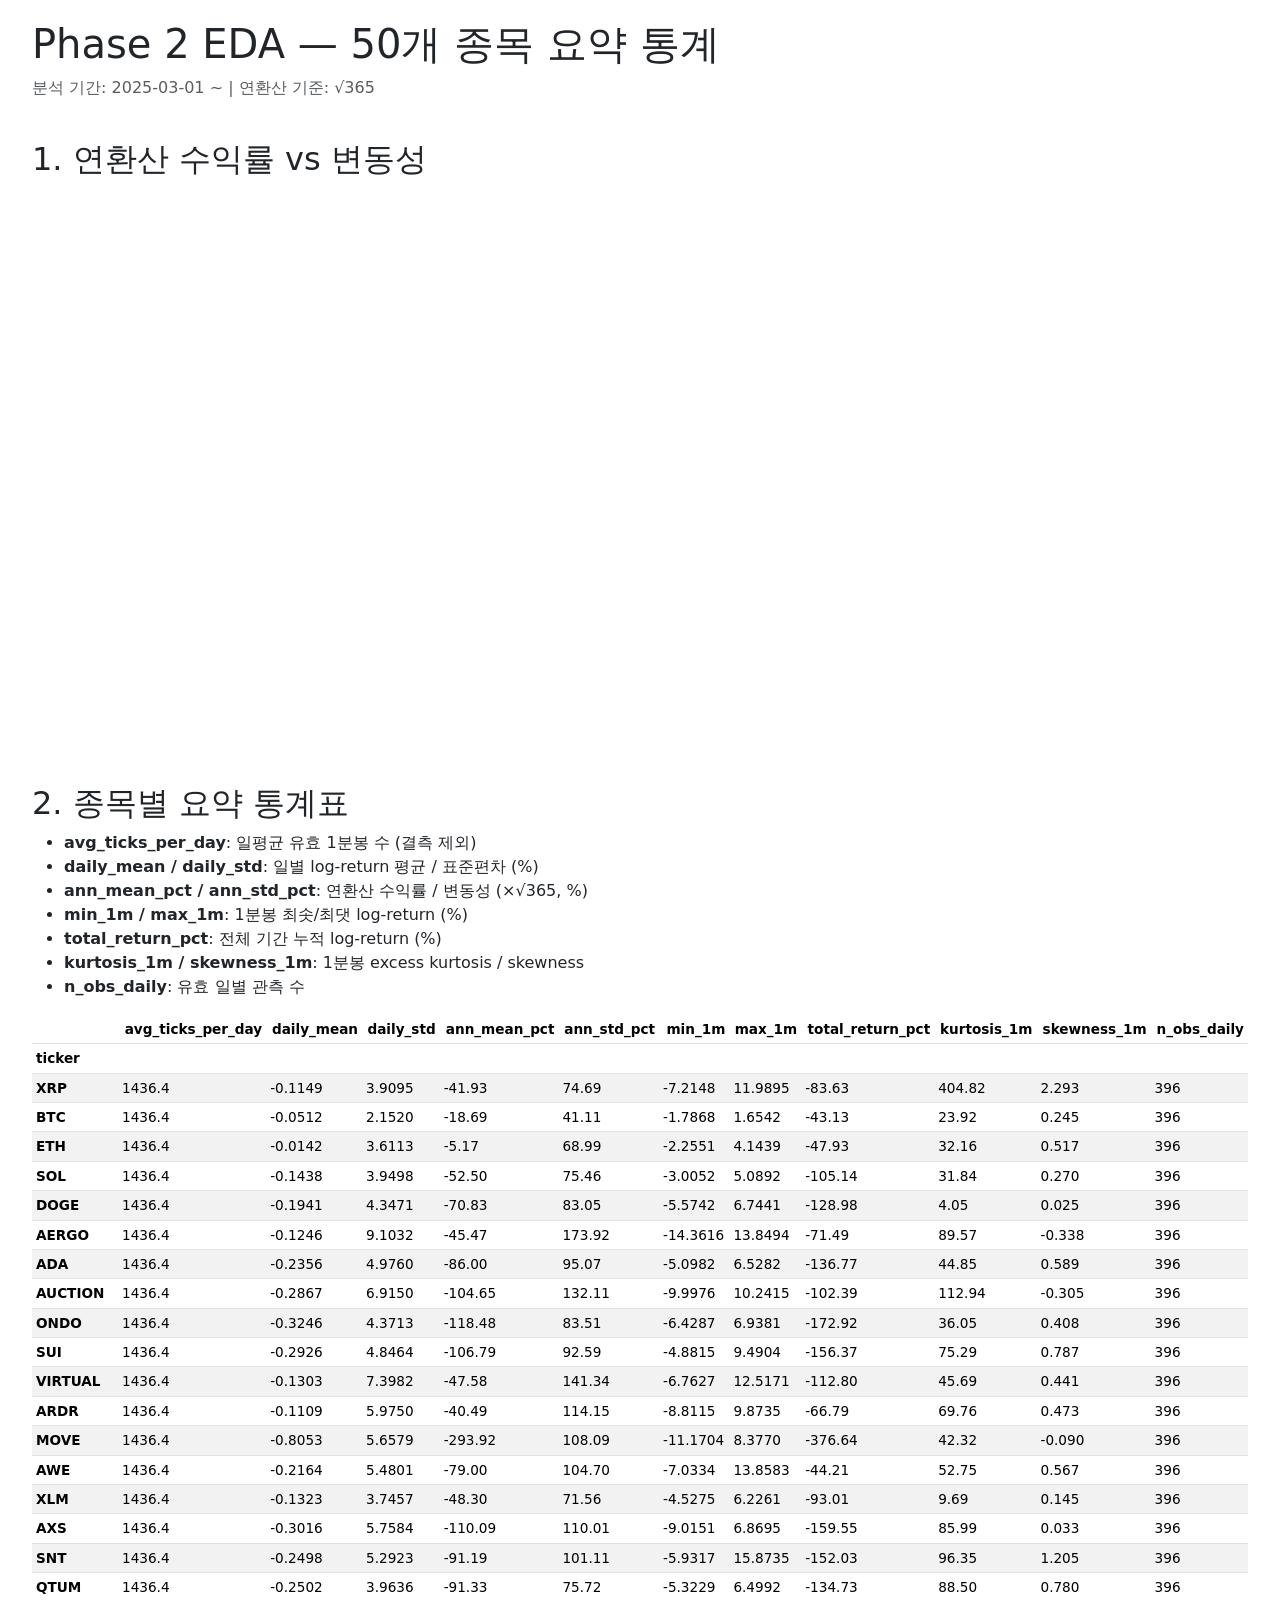
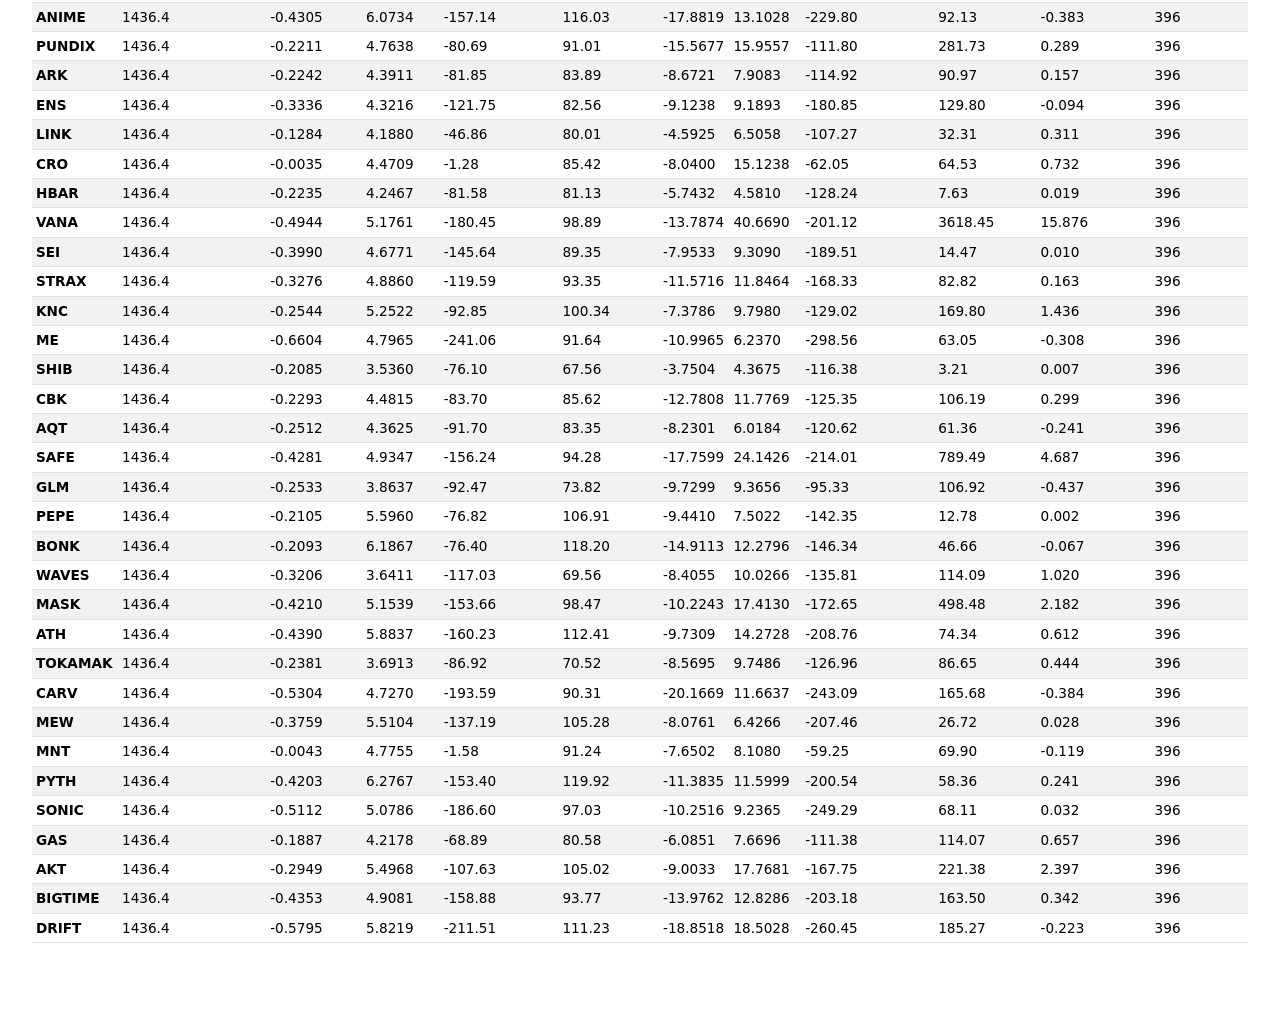
<file: docs/phase2_eda/summary_stats.html>
<!DOCTYPE html>
<html lang="ko">
<head>
<meta charset="UTF-8">
<title>Summary Stats Report</title>
<link rel="stylesheet"
  href="https://cdn.jsdelivr.net/npm/bootstrap@5.3.0/dist/css/bootstrap.min.css">
<style>
  body { padding: 20px; }
  h2 { margin-top: 40px; }
  table { font-size: 0.85em; }
</style>
</head>
<body>
<div class="container-fluid">
<h1>Phase 2 EDA — 50개 종목 요약 통계</h1>
<p class="text-muted">분석 기간: 2025-03-01 ~ | 연환산 기준: √365</p>

<div class="mb-5">
<h2>1. 연환산 수익률 vs 변동성</h2>
<div>                        <script>window.PlotlyConfig = {MathJaxConfig: 'local'};</script>
        <script charset="utf-8" src="https://cdn.plot.ly/plotly-3.5.0.min.js" integrity="sha256-fHbNLP+GlIXN+efbQec78UkemUz3NJp7UmfGxC1tNxs=" crossorigin="anonymous"></script>                <div id="4cf9161e-10b3-4483-bdf3-fd3f389fb798" class="plotly-graph-div" style="height:550px; width:100%;"></div>            <script>                window.PLOTLYENV=window.PLOTLYENV || {};                                if (document.getElementById("4cf9161e-10b3-4483-bdf3-fd3f389fb798")) {                    Plotly.newPlot(                        "4cf9161e-10b3-4483-bdf3-fd3f389fb798",                        [{"hovertemplate":"\u003cb\u003e%{text}\u003c\u002fb\u003e\u003cbr\u003eAnn. Std: %{x:.1f}%\u003cbr\u003eAnn. Return: %{y:.1f}%\u003cbr\u003e\u003cextra\u003e\u003c\u002fextra\u003e","marker":{"color":{"dtype":"f8","bdata":"hetRuB5NeUDsUbgehes3QBSuR+F6FEBA16NwPQrXP0AzMzMzMzMQQBSuR+F6ZFZAzczMzMxsRkBcj8L1KDxcQGZmZmZmBkJAw\u002fUoXI\u002fSUkC4HoXrUdhGQHE9CtejcFFAKVyPwvUoRUAAAAAAAGBKQOF6FK5HYSNAj8L1KFx\[base64]\u002fC9ShcjylAFK5H4XpUR0D2KFyPwoVcQEjhehSuJ39A9ihcj8KVUkCamZmZmalVQPYoXI\u002fCtWRAuB6F61G4OkCamZmZmXlRQK5H4XoULk1A16NwPQoHUUAUrkfheoRcQFyPwvUorGtAAAAAAABwZEBxPQrXoyhnQA=="},"colorbar":{"title":{"text":"1\ubd84\ubd09 Kurtosis"}},"colorscale":[[0.0,"rgb(5,48,97)"],[0.1,"rgb(33,102,172)"],[0.2,"rgb(67,147,195)"],[0.3,"rgb(146,197,222)"],[0.4,"rgb(209,229,240)"],[0.5,"rgb(247,247,247)"],[0.6,"rgb(253,219,199)"],[0.7,"rgb(244,165,130)"],[0.8,"rgb(214,96,77)"],[0.9,"rgb(178,24,43)"],[1.0,"rgb(103,0,31)"]],"showscale":true,"size":10},"mode":"markers+text","text":["XRP","BTC","ETH","SOL","DOGE","AERGO","ADA","AUCTION","ONDO","SUI","VIRTUAL","ARDR","MOVE","AWE","XLM","AXS","SNT","QTUM","ANIME","PUNDIX","ARK","ENS","LINK","CRO","HBAR","VANA","SEI","STRAX","KNC","ME","SHIB","CBK","AQT","SAFE","GLM","PEPE","BONK","WAVES","MASK","ATH","TOKAMAK","CARV","MEW","MNT","PYTH","SONIC","GAS","AKT","BIGTIME","DRIFT"],"textposition":"top center","x":{"dtype":"f8","bdata":"XI\u002fC9SisUkCuR+F6FI5EQI\[base64]\[base64]"},"y":{"dtype":"f8","bdata":"16NwPQr3RMBxPQrXo7AywK5H4XoUrhTAAAAAAABASsCF61G4HrVRwFyPwvUovEbAAAAAAACAVcCamZmZmSlawB+F61G4nl3Aw\u002fUoXI+yWsAK16NwPcpHwB+F61G4PkTAH4XrUbhecsAAAAAAAMBTwGZmZmZmJkjA9ihcj8KFW8Bcj8L1KMxWwIXrUbge1VbAFK5H4XqkY8Bcj8L1KCxUwGZmZmZmdlTAAAAAAABwXsCuR+F6FG5HwHsUrkfhevS\[base64]\u002fC9ThRwLgehetR6FrAXI\u002fC9SjcY8C4HoXrUXBqwA=="},"type":"scatter"}],                        {"template":{"data":{"barpolar":[{"marker":{"line":{"color":"white","width":0.5},"pattern":{"fillmode":"overlay","size":10,"solidity":0.2}},"type":"barpolar"}],"bar":[{"error_x":{"color":"#2a3f5f"},"error_y":{"color":"#2a3f5f"},"marker":{"line":{"color":"white","width":0.5},"pattern":{"fillmode":"overlay","size":10,"solidity":0.2}},"type":"bar"}],"carpet":[{"aaxis":{"endlinecolor":"#2a3f5f","gridcolor":"#C8D4E3","linecolor":"#C8D4E3","minorgridcolor":"#C8D4E3","startlinecolor":"#2a3f5f"},"baxis":{"endlinecolor":"#2a3f5f","gridcolor":"#C8D4E3","linecolor":"#C8D4E3","minorgridcolor":"#C8D4E3","startlinecolor":"#2a3f5f"},"type":"carpet"}],"choropleth":[{"colorbar":{"outlinewidth":0,"ticks":""},"type":"choropleth"}],"contourcarpet":[{"colorbar":{"outlinewidth":0,"ticks":""},"type":"contourcarpet"}],"contour":[{"colorbar":{"outlinewidth":0,"ticks":""},"colorscale":[[0.0,"#0d0887"],[0.1111111111111111,"#46039f"],[0.2222222222222222,"#7201a8"],[0.3333333333333333,"#9c179e"],[0.4444444444444444,"#bd3786"],[0.5555555555555556,"#d8576b"],[0.6666666666666666,"#ed7953"],[0.7777777777777778,"#fb9f3a"],[0.8888888888888888,"#fdca26"],[1.0,"#f0f921"]],"type":"contour"}],"heatmap":[{"colorbar":{"outlinewidth":0,"ticks":""},"colorscale":[[0.0,"#0d0887"],[0.1111111111111111,"#46039f"],[0.2222222222222222,"#7201a8"],[0.3333333333333333,"#9c179e"],[0.4444444444444444,"#bd3786"],[0.5555555555555556,"#d8576b"],[0.6666666666666666,"#ed7953"],[0.7777777777777778,"#fb9f3a"],[0.8888888888888888,"#fdca26"],[1.0,"#f0f921"]],"type":"heatmap"}],"histogram2dcontour":[{"colorbar":{"outlinewidth":0,"ticks":""},"colorscale":[[0.0,"#0d0887"],[0.1111111111111111,"#46039f"],[0.2222222222222222,"#7201a8"],[0.3333333333333333,"#9c179e"],[0.4444444444444444,"#bd3786"],[0.5555555555555556,"#d8576b"],[0.6666666666666666,"#ed7953"],[0.7777777777777778,"#fb9f3a"],[0.8888888888888888,"#fdca26"],[1.0,"#f0f921"]],"type":"histogram2dcontour"}],"histogram2d":[{"colorbar":{"outlinewidth":0,"ticks":""},"colorscale":[[0.0,"#0d0887"],[0.1111111111111111,"#46039f"],[0.2222222222222222,"#7201a8"],[0.3333333333333333,"#9c179e"],[0.4444444444444444,"#bd3786"],[0.5555555555555556,"#d8576b"],[0.6666666666666666,"#ed7953"],[0.7777777777777778,"#fb9f3a"],[0.8888888888888888,"#fdca26"],[1.0,"#f0f921"]],"type":"histogram2d"}],"histogram":[{"marker":{"pattern":{"fillmode":"overlay","size":10,"solidity":0.2}},"type":"histogram"}],"mesh3d":[{"colorbar":{"outlinewidth":0,"ticks":""},"type":"mesh3d"}],"parcoords":[{"line":{"colorbar":{"outlinewidth":0,"ticks":""}},"type":"parcoords"}],"pie":[{"automargin":true,"type":"pie"}],"scatter3d":[{"line":{"colorbar":{"outlinewidth":0,"ticks":""}},"marker":{"colorbar":{"outlinewidth":0,"ticks":""}},"type":"scatter3d"}],"scattercarpet":[{"marker":{"colorbar":{"outlinewidth":0,"ticks":""}},"type":"scattercarpet"}],"scattergeo":[{"marker":{"colorbar":{"outlinewidth":0,"ticks":""}},"type":"scattergeo"}],"scattergl":[{"marker":{"colorbar":{"outlinewidth":0,"ticks":""}},"type":"scattergl"}],"scattermapbox":[{"marker":{"colorbar":{"outlinewidth":0,"ticks":""}},"type":"scattermapbox"}],"scattermap":[{"marker":{"colorbar":{"outlinewidth":0,"ticks":""}},"type":"scattermap"}],"scatterpolargl":[{"marker":{"colorbar":{"outlinewidth":0,"ticks":""}},"type":"scatterpolargl"}],"scatterpolar":[{"marker":{"colorbar":{"outlinewidth":0,"ticks":""}},"type":"scatterpolar"}],"scatter":[{"fillpattern":{"fillmode":"overlay","size":10,"solidity":0.2},"type":"scatter"}],"scatterternary":[{"marker":{"colorbar":{"outlinewidth":0,"ticks":""}},"type":"scatterternary"}],"surface":[{"colorbar":{"outlinewidth":0,"ticks":""},"colorscale":[[0.0,"#0d0887"],[0.1111111111111111,"#46039f"],[0.2222222222222222,"#7201a8"],[0.3333333333333333,"#9c179e"],[0.4444444444444444,"#bd3786"],[0.5555555555555556,"#d8576b"],[0.6666666666666666,"#ed7953"],[0.7777777777777778,"#fb9f3a"],[0.8888888888888888,"#fdca26"],[1.0,"#f0f921"]],"type":"surface"}],"table":[{"cells":{"fill":{"color":"#EBF0F8"},"line":{"color":"white"}},"header":{"fill":{"color":"#C8D4E3"},"line":{"color":"white"}},"type":"table"}]},"layout":{"annotationdefaults":{"arrowcolor":"#2a3f5f","arrowhead":0,"arrowwidth":1},"autotypenumbers":"strict","coloraxis":{"colorbar":{"outlinewidth":0,"ticks":""}},"colorscale":{"diverging":[[0,"#8e0152"],[0.1,"#c51b7d"],[0.2,"#de77ae"],[0.3,"#f1b6da"],[0.4,"#fde0ef"],[0.5,"#f7f7f7"],[0.6,"#e6f5d0"],[0.7,"#b8e186"],[0.8,"#7fbc41"],[0.9,"#4d9221"],[1,"#276419"]],"sequential":[[0.0,"#0d0887"],[0.1111111111111111,"#46039f"],[0.2222222222222222,"#7201a8"],[0.3333333333333333,"#9c179e"],[0.4444444444444444,"#bd3786"],[0.5555555555555556,"#d8576b"],[0.6666666666666666,"#ed7953"],[0.7777777777777778,"#fb9f3a"],[0.8888888888888888,"#fdca26"],[1.0,"#f0f921"]],"sequentialminus":[[0.0,"#0d0887"],[0.1111111111111111,"#46039f"],[0.2222222222222222,"#7201a8"],[0.3333333333333333,"#9c179e"],[0.4444444444444444,"#bd3786"],[0.5555555555555556,"#d8576b"],[0.6666666666666666,"#ed7953"],[0.7777777777777778,"#fb9f3a"],[0.8888888888888888,"#fdca26"],[1.0,"#f0f921"]]},"colorway":["#636efa","#EF553B","#00cc96","#ab63fa","#FFA15A","#19d3f3","#FF6692","#B6E880","#FF97FF","#FECB52"],"font":{"color":"#2a3f5f"},"geo":{"bgcolor":"white","lakecolor":"white","landcolor":"white","showlakes":true,"showland":true,"subunitcolor":"#C8D4E3"},"hoverlabel":{"align":"left"},"hovermode":"closest","mapbox":{"style":"light"},"paper_bgcolor":"white","plot_bgcolor":"white","polar":{"angularaxis":{"gridcolor":"#EBF0F8","linecolor":"#EBF0F8","ticks":""},"bgcolor":"white","radialaxis":{"gridcolor":"#EBF0F8","linecolor":"#EBF0F8","ticks":""}},"scene":{"xaxis":{"backgroundcolor":"white","gridcolor":"#DFE8F3","gridwidth":2,"linecolor":"#EBF0F8","showbackground":true,"ticks":"","zerolinecolor":"#EBF0F8"},"yaxis":{"backgroundcolor":"white","gridcolor":"#DFE8F3","gridwidth":2,"linecolor":"#EBF0F8","showbackground":true,"ticks":"","zerolinecolor":"#EBF0F8"},"zaxis":{"backgroundcolor":"white","gridcolor":"#DFE8F3","gridwidth":2,"linecolor":"#EBF0F8","showbackground":true,"ticks":"","zerolinecolor":"#EBF0F8"}},"shapedefaults":{"line":{"color":"#2a3f5f"}},"ternary":{"aaxis":{"gridcolor":"#DFE8F3","linecolor":"#A2B1C6","ticks":""},"baxis":{"gridcolor":"#DFE8F3","linecolor":"#A2B1C6","ticks":""},"bgcolor":"white","caxis":{"gridcolor":"#DFE8F3","linecolor":"#A2B1C6","ticks":""}},"title":{"x":0.05},"xaxis":{"automargin":true,"gridcolor":"#EBF0F8","linecolor":"#EBF0F8","ticks":"","title":{"standoff":15},"zerolinecolor":"#EBF0F8","zerolinewidth":2},"yaxis":{"automargin":true,"gridcolor":"#EBF0F8","linecolor":"#EBF0F8","ticks":"","title":{"standoff":15},"zerolinecolor":"#EBF0F8","zerolinewidth":2}}},"shapes":[{"line":{"color":"gray","dash":"dash"},"opacity":0.5,"type":"line","x0":0,"x1":1,"xref":"x domain","y0":0,"y1":0,"yref":"y"}],"title":{"text":"\uc5f0\ud658\uc0b0 \uc218\uc775\ub960 vs \ubcc0\ub3d9\uc131 (\uc0c9\uc0c1: 1\ubd84\ubd09 Kurtosis)"},"xaxis":{"title":{"text":"\uc5f0\ud658\uc0b0 \ubcc0\ub3d9\uc131 (%)"}},"yaxis":{"title":{"text":"\uc5f0\ud658\uc0b0 \uc218\uc775\ub960 (%)"}},"height":550},                        {"responsive": true}                    )                };            </script>        </div>
</div>

<div class="mb-5">
<h2>2. 종목별 요약 통계표</h2>

<ul>
<li><b>avg_ticks_per_day</b>: 일평균 유효 1분봉 수 (결측 제외)</li>
<li><b>daily_mean / daily_std</b>: 일별 log-return 평균 / 표준편차 (%)</li>
<li><b>ann_mean_pct / ann_std_pct</b>: 연환산 수익률 / 변동성 (×√365, %)</li>
<li><b>min_1m / max_1m</b>: 1분봉 최솟/최댓 log-return (%)</li>
<li><b>total_return_pct</b>: 전체 기간 누적 log-return (%)</li>
<li><b>kurtosis_1m / skewness_1m</b>: 1분봉 excess kurtosis / skewness</li>
<li><b>n_obs_daily</b>: 유효 일별 관측 수</li>
</ul>
<table class="dataframe table table-striped table-sm table-hover">
  <thead>
    <tr style="text-align: right;">
      <th></th>
      <th>avg_ticks_per_day</th>
      <th>daily_mean</th>
      <th>daily_std</th>
      <th>ann_mean_pct</th>
      <th>ann_std_pct</th>
      <th>min_1m</th>
      <th>max_1m</th>
      <th>total_return_pct</th>
      <th>kurtosis_1m</th>
      <th>skewness_1m</th>
      <th>n_obs_daily</th>
    </tr>
    <tr>
      <th>ticker</th>
      <th></th>
      <th></th>
      <th></th>
      <th></th>
      <th></th>
      <th></th>
      <th></th>
      <th></th>
      <th></th>
      <th></th>
      <th></th>
    </tr>
  </thead>
  <tbody>
    <tr>
      <th>XRP</th>
      <td>1436.4</td>
      <td>-0.1149</td>
      <td>3.9095</td>
      <td>-41.93</td>
      <td>74.69</td>
      <td>-7.2148</td>
      <td>11.9895</td>
      <td>-83.63</td>
      <td>404.82</td>
      <td>2.293</td>
      <td>396</td>
    </tr>
    <tr>
      <th>BTC</th>
      <td>1436.4</td>
      <td>-0.0512</td>
      <td>2.1520</td>
      <td>-18.69</td>
      <td>41.11</td>
      <td>-1.7868</td>
      <td>1.6542</td>
      <td>-43.13</td>
      <td>23.92</td>
      <td>0.245</td>
      <td>396</td>
    </tr>
    <tr>
      <th>ETH</th>
      <td>1436.4</td>
      <td>-0.0142</td>
      <td>3.6113</td>
      <td>-5.17</td>
      <td>68.99</td>
      <td>-2.2551</td>
      <td>4.1439</td>
      <td>-47.93</td>
      <td>32.16</td>
      <td>0.517</td>
      <td>396</td>
    </tr>
    <tr>
      <th>SOL</th>
      <td>1436.4</td>
      <td>-0.1438</td>
      <td>3.9498</td>
      <td>-52.50</td>
      <td>75.46</td>
      <td>-3.0052</td>
      <td>5.0892</td>
      <td>-105.14</td>
      <td>31.84</td>
      <td>0.270</td>
      <td>396</td>
    </tr>
    <tr>
      <th>DOGE</th>
      <td>1436.4</td>
      <td>-0.1941</td>
      <td>4.3471</td>
      <td>-70.83</td>
      <td>83.05</td>
      <td>-5.5742</td>
      <td>6.7441</td>
      <td>-128.98</td>
      <td>4.05</td>
      <td>0.025</td>
      <td>396</td>
    </tr>
    <tr>
      <th>AERGO</th>
      <td>1436.4</td>
      <td>-0.1246</td>
      <td>9.1032</td>
      <td>-45.47</td>
      <td>173.92</td>
      <td>-14.3616</td>
      <td>13.8494</td>
      <td>-71.49</td>
      <td>89.57</td>
      <td>-0.338</td>
      <td>396</td>
    </tr>
    <tr>
      <th>ADA</th>
      <td>1436.4</td>
      <td>-0.2356</td>
      <td>4.9760</td>
      <td>-86.00</td>
      <td>95.07</td>
      <td>-5.0982</td>
      <td>6.5282</td>
      <td>-136.77</td>
      <td>44.85</td>
      <td>0.589</td>
      <td>396</td>
    </tr>
    <tr>
      <th>AUCTION</th>
      <td>1436.4</td>
      <td>-0.2867</td>
      <td>6.9150</td>
      <td>-104.65</td>
      <td>132.11</td>
      <td>-9.9976</td>
      <td>10.2415</td>
      <td>-102.39</td>
      <td>112.94</td>
      <td>-0.305</td>
      <td>396</td>
    </tr>
    <tr>
      <th>ONDO</th>
      <td>1436.4</td>
      <td>-0.3246</td>
      <td>4.3713</td>
      <td>-118.48</td>
      <td>83.51</td>
      <td>-6.4287</td>
      <td>6.9381</td>
      <td>-172.92</td>
      <td>36.05</td>
      <td>0.408</td>
      <td>396</td>
    </tr>
    <tr>
      <th>SUI</th>
      <td>1436.4</td>
      <td>-0.2926</td>
      <td>4.8464</td>
      <td>-106.79</td>
      <td>92.59</td>
      <td>-4.8815</td>
      <td>9.4904</td>
      <td>-156.37</td>
      <td>75.29</td>
      <td>0.787</td>
      <td>396</td>
    </tr>
    <tr>
      <th>VIRTUAL</th>
      <td>1436.4</td>
      <td>-0.1303</td>
      <td>7.3982</td>
      <td>-47.58</td>
      <td>141.34</td>
      <td>-6.7627</td>
      <td>12.5171</td>
      <td>-112.80</td>
      <td>45.69</td>
      <td>0.441</td>
      <td>396</td>
    </tr>
    <tr>
      <th>ARDR</th>
      <td>1436.4</td>
      <td>-0.1109</td>
      <td>5.9750</td>
      <td>-40.49</td>
      <td>114.15</td>
      <td>-8.8115</td>
      <td>9.8735</td>
      <td>-66.79</td>
      <td>69.76</td>
      <td>0.473</td>
      <td>396</td>
    </tr>
    <tr>
      <th>MOVE</th>
      <td>1436.4</td>
      <td>-0.8053</td>
      <td>5.6579</td>
      <td>-293.92</td>
      <td>108.09</td>
      <td>-11.1704</td>
      <td>8.3770</td>
      <td>-376.64</td>
      <td>42.32</td>
      <td>-0.090</td>
      <td>396</td>
    </tr>
    <tr>
      <th>AWE</th>
      <td>1436.4</td>
      <td>-0.2164</td>
      <td>5.4801</td>
      <td>-79.00</td>
      <td>104.70</td>
      <td>-7.0334</td>
      <td>13.8583</td>
      <td>-44.21</td>
      <td>52.75</td>
      <td>0.567</td>
      <td>396</td>
    </tr>
    <tr>
      <th>XLM</th>
      <td>1436.4</td>
      <td>-0.1323</td>
      <td>3.7457</td>
      <td>-48.30</td>
      <td>71.56</td>
      <td>-4.5275</td>
      <td>6.2261</td>
      <td>-93.01</td>
      <td>9.69</td>
      <td>0.145</td>
      <td>396</td>
    </tr>
    <tr>
      <th>AXS</th>
      <td>1436.4</td>
      <td>-0.3016</td>
      <td>5.7584</td>
      <td>-110.09</td>
      <td>110.01</td>
      <td>-9.0151</td>
      <td>6.8695</td>
      <td>-159.55</td>
      <td>85.99</td>
      <td>0.033</td>
      <td>396</td>
    </tr>
    <tr>
      <th>SNT</th>
      <td>1436.4</td>
      <td>-0.2498</td>
      <td>5.2923</td>
      <td>-91.19</td>
      <td>101.11</td>
      <td>-5.9317</td>
      <td>15.8735</td>
      <td>-152.03</td>
      <td>96.35</td>
      <td>1.205</td>
      <td>396</td>
    </tr>
    <tr>
      <th>QTUM</th>
      <td>1436.4</td>
      <td>-0.2502</td>
      <td>3.9636</td>
      <td>-91.33</td>
      <td>75.72</td>
      <td>-5.3229</td>
      <td>6.4992</td>
      <td>-134.73</td>
      <td>88.50</td>
      <td>0.780</td>
      <td>396</td>
    </tr>
    <tr>
      <th>ANIME</th>
      <td>1436.4</td>
      <td>-0.4305</td>
      <td>6.0734</td>
      <td>-157.14</td>
      <td>116.03</td>
      <td>-17.8819</td>
      <td>13.1028</td>
      <td>-229.80</td>
      <td>92.13</td>
      <td>-0.383</td>
      <td>396</td>
    </tr>
    <tr>
      <th>PUNDIX</th>
      <td>1436.4</td>
      <td>-0.2211</td>
      <td>4.7638</td>
      <td>-80.69</td>
      <td>91.01</td>
      <td>-15.5677</td>
      <td>15.9557</td>
      <td>-111.80</td>
      <td>281.73</td>
      <td>0.289</td>
      <td>396</td>
    </tr>
    <tr>
      <th>ARK</th>
      <td>1436.4</td>
      <td>-0.2242</td>
      <td>4.3911</td>
      <td>-81.85</td>
      <td>83.89</td>
      <td>-8.6721</td>
      <td>7.9083</td>
      <td>-114.92</td>
      <td>90.97</td>
      <td>0.157</td>
      <td>396</td>
    </tr>
    <tr>
      <th>ENS</th>
      <td>1436.4</td>
      <td>-0.3336</td>
      <td>4.3216</td>
      <td>-121.75</td>
      <td>82.56</td>
      <td>-9.1238</td>
      <td>9.1893</td>
      <td>-180.85</td>
      <td>129.80</td>
      <td>-0.094</td>
      <td>396</td>
    </tr>
    <tr>
      <th>LINK</th>
      <td>1436.4</td>
      <td>-0.1284</td>
      <td>4.1880</td>
      <td>-46.86</td>
      <td>80.01</td>
      <td>-4.5925</td>
      <td>6.5058</td>
      <td>-107.27</td>
      <td>32.31</td>
      <td>0.311</td>
      <td>396</td>
    </tr>
    <tr>
      <th>CRO</th>
      <td>1436.4</td>
      <td>-0.0035</td>
      <td>4.4709</td>
      <td>-1.28</td>
      <td>85.42</td>
      <td>-8.0400</td>
      <td>15.1238</td>
      <td>-62.05</td>
      <td>64.53</td>
      <td>0.732</td>
      <td>396</td>
    </tr>
    <tr>
      <th>HBAR</th>
      <td>1436.4</td>
      <td>-0.2235</td>
      <td>4.2467</td>
      <td>-81.58</td>
      <td>81.13</td>
      <td>-5.7432</td>
      <td>4.5810</td>
      <td>-128.24</td>
      <td>7.63</td>
      <td>0.019</td>
      <td>396</td>
    </tr>
    <tr>
      <th>VANA</th>
      <td>1436.4</td>
      <td>-0.4944</td>
      <td>5.1761</td>
      <td>-180.45</td>
      <td>98.89</td>
      <td>-13.7874</td>
      <td>40.6690</td>
      <td>-201.12</td>
      <td>3618.45</td>
      <td>15.876</td>
      <td>396</td>
    </tr>
    <tr>
      <th>SEI</th>
      <td>1436.4</td>
      <td>-0.3990</td>
      <td>4.6771</td>
      <td>-145.64</td>
      <td>89.35</td>
      <td>-7.9533</td>
      <td>9.3090</td>
      <td>-189.51</td>
      <td>14.47</td>
      <td>0.010</td>
      <td>396</td>
    </tr>
    <tr>
      <th>STRAX</th>
      <td>1436.4</td>
      <td>-0.3276</td>
      <td>4.8860</td>
      <td>-119.59</td>
      <td>93.35</td>
      <td>-11.5716</td>
      <td>11.8464</td>
      <td>-168.33</td>
      <td>82.82</td>
      <td>0.163</td>
      <td>396</td>
    </tr>
    <tr>
      <th>KNC</th>
      <td>1436.4</td>
      <td>-0.2544</td>
      <td>5.2522</td>
      <td>-92.85</td>
      <td>100.34</td>
      <td>-7.3786</td>
      <td>9.7980</td>
      <td>-129.02</td>
      <td>169.80</td>
      <td>1.436</td>
      <td>396</td>
    </tr>
    <tr>
      <th>ME</th>
      <td>1436.4</td>
      <td>-0.6604</td>
      <td>4.7965</td>
      <td>-241.06</td>
      <td>91.64</td>
      <td>-10.9965</td>
      <td>6.2370</td>
      <td>-298.56</td>
      <td>63.05</td>
      <td>-0.308</td>
      <td>396</td>
    </tr>
    <tr>
      <th>SHIB</th>
      <td>1436.4</td>
      <td>-0.2085</td>
      <td>3.5360</td>
      <td>-76.10</td>
      <td>67.56</td>
      <td>-3.7504</td>
      <td>4.3675</td>
      <td>-116.38</td>
      <td>3.21</td>
      <td>0.007</td>
      <td>396</td>
    </tr>
    <tr>
      <th>CBK</th>
      <td>1436.4</td>
      <td>-0.2293</td>
      <td>4.4815</td>
      <td>-83.70</td>
      <td>85.62</td>
      <td>-12.7808</td>
      <td>11.7769</td>
      <td>-125.35</td>
      <td>106.19</td>
      <td>0.299</td>
      <td>396</td>
    </tr>
    <tr>
      <th>AQT</th>
      <td>1436.4</td>
      <td>-0.2512</td>
      <td>4.3625</td>
      <td>-91.70</td>
      <td>83.35</td>
      <td>-8.2301</td>
      <td>6.0184</td>
      <td>-120.62</td>
      <td>61.36</td>
      <td>-0.241</td>
      <td>396</td>
    </tr>
    <tr>
      <th>SAFE</th>
      <td>1436.4</td>
      <td>-0.4281</td>
      <td>4.9347</td>
      <td>-156.24</td>
      <td>94.28</td>
      <td>-17.7599</td>
      <td>24.1426</td>
      <td>-214.01</td>
      <td>789.49</td>
      <td>4.687</td>
      <td>396</td>
    </tr>
    <tr>
      <th>GLM</th>
      <td>1436.4</td>
      <td>-0.2533</td>
      <td>3.8637</td>
      <td>-92.47</td>
      <td>73.82</td>
      <td>-9.7299</td>
      <td>9.3656</td>
      <td>-95.33</td>
      <td>106.92</td>
      <td>-0.437</td>
      <td>396</td>
    </tr>
    <tr>
      <th>PEPE</th>
      <td>1436.4</td>
      <td>-0.2105</td>
      <td>5.5960</td>
      <td>-76.82</td>
      <td>106.91</td>
      <td>-9.4410</td>
      <td>7.5022</td>
      <td>-142.35</td>
      <td>12.78</td>
      <td>0.002</td>
      <td>396</td>
    </tr>
    <tr>
      <th>BONK</th>
      <td>1436.4</td>
      <td>-0.2093</td>
      <td>6.1867</td>
      <td>-76.40</td>
      <td>118.20</td>
      <td>-14.9113</td>
      <td>12.2796</td>
      <td>-146.34</td>
      <td>46.66</td>
      <td>-0.067</td>
      <td>396</td>
    </tr>
    <tr>
      <th>WAVES</th>
      <td>1436.4</td>
      <td>-0.3206</td>
      <td>3.6411</td>
      <td>-117.03</td>
      <td>69.56</td>
      <td>-8.4055</td>
      <td>10.0266</td>
      <td>-135.81</td>
      <td>114.09</td>
      <td>1.020</td>
      <td>396</td>
    </tr>
    <tr>
      <th>MASK</th>
      <td>1436.4</td>
      <td>-0.4210</td>
      <td>5.1539</td>
      <td>-153.66</td>
      <td>98.47</td>
      <td>-10.2243</td>
      <td>17.4130</td>
      <td>-172.65</td>
      <td>498.48</td>
      <td>2.182</td>
      <td>396</td>
    </tr>
    <tr>
      <th>ATH</th>
      <td>1436.4</td>
      <td>-0.4390</td>
      <td>5.8837</td>
      <td>-160.23</td>
      <td>112.41</td>
      <td>-9.7309</td>
      <td>14.2728</td>
      <td>-208.76</td>
      <td>74.34</td>
      <td>0.612</td>
      <td>396</td>
    </tr>
    <tr>
      <th>TOKAMAK</th>
      <td>1436.4</td>
      <td>-0.2381</td>
      <td>3.6913</td>
      <td>-86.92</td>
      <td>70.52</td>
      <td>-8.5695</td>
      <td>9.7486</td>
      <td>-126.96</td>
      <td>86.65</td>
      <td>0.444</td>
      <td>396</td>
    </tr>
    <tr>
      <th>CARV</th>
      <td>1436.4</td>
      <td>-0.5304</td>
      <td>4.7270</td>
      <td>-193.59</td>
      <td>90.31</td>
      <td>-20.1669</td>
      <td>11.6637</td>
      <td>-243.09</td>
      <td>165.68</td>
      <td>-0.384</td>
      <td>396</td>
    </tr>
    <tr>
      <th>MEW</th>
      <td>1436.4</td>
      <td>-0.3759</td>
      <td>5.5104</td>
      <td>-137.19</td>
      <td>105.28</td>
      <td>-8.0761</td>
      <td>6.4266</td>
      <td>-207.46</td>
      <td>26.72</td>
      <td>0.028</td>
      <td>396</td>
    </tr>
    <tr>
      <th>MNT</th>
      <td>1436.4</td>
      <td>-0.0043</td>
      <td>4.7755</td>
      <td>-1.58</td>
      <td>91.24</td>
      <td>-7.6502</td>
      <td>8.1080</td>
      <td>-59.25</td>
      <td>69.90</td>
      <td>-0.119</td>
      <td>396</td>
    </tr>
    <tr>
      <th>PYTH</th>
      <td>1436.4</td>
      <td>-0.4203</td>
      <td>6.2767</td>
      <td>-153.40</td>
      <td>119.92</td>
      <td>-11.3835</td>
      <td>11.5999</td>
      <td>-200.54</td>
      <td>58.36</td>
      <td>0.241</td>
      <td>396</td>
    </tr>
    <tr>
      <th>SONIC</th>
      <td>1436.4</td>
      <td>-0.5112</td>
      <td>5.0786</td>
      <td>-186.60</td>
      <td>97.03</td>
      <td>-10.2516</td>
      <td>9.2365</td>
      <td>-249.29</td>
      <td>68.11</td>
      <td>0.032</td>
      <td>396</td>
    </tr>
    <tr>
      <th>GAS</th>
      <td>1436.4</td>
      <td>-0.1887</td>
      <td>4.2178</td>
      <td>-68.89</td>
      <td>80.58</td>
      <td>-6.0851</td>
      <td>7.6696</td>
      <td>-111.38</td>
      <td>114.07</td>
      <td>0.657</td>
      <td>396</td>
    </tr>
    <tr>
      <th>AKT</th>
      <td>1436.4</td>
      <td>-0.2949</td>
      <td>5.4968</td>
      <td>-107.63</td>
      <td>105.02</td>
      <td>-9.0033</td>
      <td>17.7681</td>
      <td>-167.75</td>
      <td>221.38</td>
      <td>2.397</td>
      <td>396</td>
    </tr>
    <tr>
      <th>BIGTIME</th>
      <td>1436.4</td>
      <td>-0.4353</td>
      <td>4.9081</td>
      <td>-158.88</td>
      <td>93.77</td>
      <td>-13.9762</td>
      <td>12.8286</td>
      <td>-203.18</td>
      <td>163.50</td>
      <td>0.342</td>
      <td>396</td>
    </tr>
    <tr>
      <th>DRIFT</th>
      <td>1436.4</td>
      <td>-0.5795</td>
      <td>5.8219</td>
      <td>-211.51</td>
      <td>111.23</td>
      <td>-18.8518</td>
      <td>18.5028</td>
      <td>-260.45</td>
      <td>185.27</td>
      <td>-0.223</td>
      <td>396</td>
    </tr>
  </tbody>
</table>
</div>

</div>
</body>
</html>
</file>
<file: dashboard/styles.css>
:root {
  --bg: #f6f4ef;
  --ink: #202124;
  --muted: #6e716d;
  --line: #d8d2c7;
  --panel: #fffdf8;
  --panel-strong: #f0eee7;
  --teal: #0f766e;
  --teal-soft: #d9efeb;
  --coral: #c8553d;
  --amber: #b7791f;
  --green: #2f855a;
  --red: #b83232;
  --blue: #3266a8;
  --shadow: 0 14px 34px rgba(32, 33, 36, 0.08);
  font-family:
    Inter, ui-sans-serif, system-ui, -apple-system, BlinkMacSystemFont, "Segoe UI",
    sans-serif;
}

* {
  box-sizing: border-box;
}

html {
  height: 100%;
}

body {
  margin: 0;
  min-height: 100%;
  overflow: auto;
  background:
    linear-gradient(180deg, rgba(255, 253, 248, 0.9), rgba(246, 244, 239, 0.95)),
    var(--bg);
  color: var(--ink);
}

button,
input {
  font: inherit;
}

.shell {
  display: grid;
  grid-template-rows: auto auto auto auto;
  gap: 12px;
  width: min(1480px, calc(100vw - 24px));
  min-height: 100dvh;
  margin: 0 auto;
  padding: 12px 0 32px;
  min-width: 0;
}

.topbar {
  display: flex;
  align-items: flex-end;
  justify-content: space-between;
  gap: 18px;
  padding: 0 0 8px;
  border-bottom: 1px solid var(--line);
}

.eyebrow {
  margin: 0 0 4px;
  color: var(--teal);
  font-size: 11px;
  font-weight: 800;
  letter-spacing: 0;
}

h1,
h2,
p {
  margin: 0;
}

h1 {
  font-size: clamp(26px, 2.7vw, 42px);
  line-height: 1.02;
  letter-spacing: 0;
  overflow-wrap: anywhere;
  word-break: break-word;
}

.subtitle {
  max-width: 760px;
  margin-top: 6px;
  color: var(--muted);
  font-size: 13px;
  line-height: 1.35;
  overflow-wrap: anywhere;
}

.topbar__meta {
  display: flex;
  flex-wrap: wrap;
  justify-content: flex-end;
  gap: 8px 14px;
  min-width: 220px;
  color: var(--muted);
  font-size: 12px;
  text-align: right;
}

.topbar__meta span {
  display: block;
}

.control-strip {
  display: grid;
  grid-template-columns: minmax(320px, 1.7fr) minmax(160px, 0.55fr) minmax(200px, 0.8fr) minmax(190px, 0.65fr);
  gap: 10px;
  margin-top: 0;
  align-items: stretch;
}

.control-block,
.metric,
.panel {
  min-width: 0;
  background: var(--panel);
  border: 1px solid var(--line);
  border-radius: 8px;
  box-shadow: var(--shadow);
}

.control-block {
  min-height: 100px;
  padding: 10px 12px;
}

.control-block label {
  display: block;
  margin-bottom: 6px;
  color: var(--muted);
  font-size: 11px;
  font-weight: 700;
  text-transform: uppercase;
}

.date-row {
  display: grid;
  grid-template-columns: 34px 1fr 34px;
  gap: 8px;
  align-items: center;
}

.icon-button,
.segment {
  border: 1px solid var(--line);
  background: #ffffff;
  color: var(--ink);
  cursor: pointer;
}

.icon-button {
  width: 34px;
  height: 32px;
  border-radius: 8px;
  display: grid;
  place-items: center;
  font-weight: 800;
}

.icon-button:hover,
.segment:hover {
  border-color: var(--teal);
}

input[type="range"] {
  width: 100%;
  accent-color: var(--teal);
}

.date-readout {
  display: flex;
  flex-wrap: wrap;
  align-items: center;
  gap: 10px;
  margin-top: 6px;
  min-height: 22px;
}

.date-readout strong {
  font-size: 18px;
}

.date-readout span {
  min-width: 0;
  color: var(--muted);
  font-size: 12px;
  overflow-wrap: anywhere;
}

.segmented {
  display: grid;
  grid-template-columns: repeat(2, 1fr);
  gap: 6px;
}

.segment {
  min-width: 0;
  height: 36px;
  border-radius: 8px;
  font-weight: 750;
}

.segment.is-active {
  background: var(--ink);
  color: #fffdf8;
  border-color: var(--ink);
}

.aum-input {
  display: grid;
  grid-template-columns: 24px 1fr;
  align-items: center;
  height: 36px;
  padding: 0 10px;
  border: 1px solid var(--line);
  border-radius: 8px;
  background: #ffffff;
}

.aum-input span {
  color: var(--muted);
}

.aum-input input {
  min-width: 0;
  width: 100%;
  border: 0;
  outline: 0;
  text-align: right;
  background: transparent;
  font-weight: 750;
}

.aum-readout {
  display: grid;
  gap: 2px;
  margin-top: 6px;
  min-height: 32px;
}

.aum-readout strong,
.aum-readout span {
  min-width: 0;
  overflow-wrap: anywhere;
}

.aum-readout strong {
  font-size: 13px;
  line-height: 1.2;
}

.aum-readout span {
  color: var(--muted);
  font-size: 11px;
  line-height: 1.25;
}

.kpi-grid {
  display: grid;
  grid-template-columns: repeat(5, 1fr);
  gap: 10px;
  margin-top: 0;
}

.metric {
  height: 82px;
  padding: 11px 12px;
  overflow: hidden;
}

.metric span,
.metric small {
  display: block;
  color: var(--muted);
  font-size: 11px;
}

.metric strong {
  display: block;
  margin: 7px 0 6px;
  font-size: clamp(20px, 2vw, 28px);
  line-height: 1;
  letter-spacing: 0;
}

.metric-notes {
  display: grid;
  grid-template-columns: repeat(3, 1fr);
  gap: 10px;
  margin-top: 0;
}

.metric-notes div {
  min-width: 0;
  padding: 10px 12px;
  border: 1px solid var(--line);
  border-radius: 8px;
  background: #ffffff;
  color: var(--muted);
  font-size: 12px;
  line-height: 1.45;
}

.metric-notes strong,
.metric-notes span {
  display: block;
}

.metric-notes strong {
  margin-bottom: 3px;
  color: var(--ink);
  font-size: 12px;
}

.dashboard-main {
  display: grid;
  grid-template-columns: minmax(0, 1.35fr) minmax(360px, 0.85fr);
  grid-template-rows: 380px 430px 320px;
  gap: 10px;
  min-height: 0;
  margin-top: 0;
}

.panel {
  display: flex;
  flex-direction: column;
  min-width: 0;
  min-height: 0;
  padding: 12px;
}

.panel--performance {
  grid-column: 1;
  grid-row: 2;
}

.panel--risk {
  grid-column: 2;
  grid-row: 2;
}

.panel--monthly {
  grid-column: 1 / -1;
  grid-row: 3;
}

.panel--orders {
  grid-column: 1;
  grid-row: 1;
}

.panel--portfolio {
  grid-column: 2;
  grid-row: 1;
}

.panel--wide {
  grid-column: span 1;
}

.panel-head {
  display: flex;
  flex-wrap: wrap;
  align-items: flex-start;
  justify-content: space-between;
  gap: 8px 12px;
  margin-bottom: 8px;
  flex: 0 0 auto;
}

.panel h2 {
  font-size: 15px;
  line-height: 1.2;
}

.panel p {
  margin-top: 3px;
  color: var(--muted);
  font-size: 12px;
}

.badge {
  flex: 0 0 auto;
  padding: 5px 8px;
  border-radius: 8px;
  background: var(--panel-strong);
  color: var(--ink);
  font-size: 11px;
  font-weight: 750;
}

.badge--ok {
  background: var(--teal-soft);
  color: var(--teal);
}

.chart {
  flex: 1 1 auto;
  width: 100%;
  min-height: 0;
  border: 1px solid var(--line);
  border-radius: 8px;
  background: #ffffff;
  overflow: hidden;
}

.chart--line {
  min-height: 0;
}

.chart--small {
  min-height: 0;
}

.chart--bar {
  min-height: 0;
}

.chart svg {
  display: block;
  width: 100%;
  height: 100%;
}

.chart-empty {
  display: grid;
  place-items: center;
  min-height: inherit;
  padding: 22px;
  color: var(--muted);
  font-size: 13px;
  text-align: center;
}

.axis {
  stroke: #bdb6aa;
  stroke-width: 1;
}

.grid-line {
  stroke: #ece7df;
  stroke-width: 1;
}

.line-mv {
  fill: none;
  stroke: var(--teal);
  stroke-width: 3;
}

.line-ew {
  fill: none;
  stroke: var(--coral);
  stroke-width: 2.5;
}

.line-btc {
  fill: none;
  stroke: var(--blue);
  stroke-width: 2.5;
  stroke-dasharray: 7 5;
}

.line-dd {
  fill: rgba(200, 85, 61, 0.18);
  stroke: var(--coral);
  stroke-width: 2;
}

.chart-label {
  fill: var(--muted);
  font-size: 11px;
}

.chart-marker {
  fill: var(--coral);
  stroke: #ffffff;
  stroke-width: 1.5;
}

.legend {
  display: flex;
  flex-wrap: wrap;
  gap: 10px;
  margin-top: 7px;
  color: var(--muted);
  font-size: 12px;
  flex: 0 0 auto;
}

.legend span {
  display: inline-flex;
  align-items: center;
  gap: 7px;
}

.legend-dot {
  width: 10px;
  height: 10px;
  border-radius: 50%;
}

.legend-dot--mv {
  background: var(--teal);
}

.legend-dot--ew {
  background: var(--coral);
}

.legend-dot--btc {
  background: var(--blue);
}

.risk-copy {
  display: none;
  gap: 6px;
  margin-top: 12px;
  color: var(--muted);
  font-size: 13px;
  line-height: 1.45;
}

.risk-copy strong {
  color: var(--ink);
}

.portfolio-donut-wrap {
  display: grid;
  grid-template-rows: auto minmax(0, 1fr);
  gap: 12px;
  min-height: 0;
  overflow: auto;
}

.donut-layout {
  display: grid;
  grid-template-columns: minmax(150px, 0.85fr) minmax(0, 1fr);
  gap: 14px;
  align-items: center;
}

.portfolio-donut {
  position: relative;
  width: min(100%, 190px);
  aspect-ratio: 1;
  justify-self: center;
  border-radius: 50%;
  box-shadow: inset 0 0 0 1px rgba(32, 33, 36, 0.08);
}

.donut-hole {
  position: absolute;
  inset: 22%;
  display: grid;
  place-items: center;
  align-content: center;
  border-radius: 50%;
  background: var(--panel);
  border: 1px solid var(--line);
  text-align: center;
}

.donut-hole strong,
.donut-hole span {
  display: block;
}

.donut-hole strong {
  font-size: 28px;
  line-height: 1;
}

.donut-hole span {
  color: var(--muted);
  font-size: 11px;
}

.donut-summary {
  display: grid;
  gap: 4px;
  min-width: 0;
}

.donut-summary span,
.donut-summary small {
  color: var(--muted);
  font-size: 11px;
}

.donut-summary strong {
  font-size: clamp(19px, 2vw, 27px);
  line-height: 1.05;
  overflow-wrap: anywhere;
}

.donut-legend {
  display: grid;
  grid-template-columns: repeat(2, minmax(0, 1fr));
  gap: 7px 12px;
  min-height: 0;
  overflow: auto;
  padding-right: 2px;
}

.donut-legend-row {
  display: grid;
  grid-template-columns: 10px minmax(42px, 1fr) 58px;
  gap: 7px;
  align-items: center;
  min-width: 0;
}

.donut-swatch {
  width: 10px;
  height: 10px;
  border-radius: 50%;
}

.ticker {
  min-width: 0;
  overflow: hidden;
  font-weight: 800;
  font-size: 12px;
  text-overflow: ellipsis;
  white-space: nowrap;
}

.weight {
  color: var(--muted);
  font-variant-numeric: tabular-nums;
  font-size: 12px;
  text-align: right;
}

.table-wrap {
  flex: 1 1 auto;
  min-height: 0;
  overflow: auto;
  border: 1px solid var(--line);
  border-radius: 8px;
  background: #ffffff;
}

table {
  width: 100%;
  min-width: 640px;
  border-collapse: collapse;
  font-size: 12px;
}

.panel--orders table {
  min-width: 0;
  table-layout: fixed;
  font-size: 11px;
}

th,
td {
  padding: 7px 10px;
  border-bottom: 1px solid #ece7df;
  text-align: right;
  font-variant-numeric: tabular-nums;
}

.panel--orders th,
.panel--orders td {
  padding: 7px 6px;
  white-space: nowrap;
}

.panel--orders th:nth-child(1),
.panel--orders td:nth-child(1) {
  width: 17%;
}

.panel--orders th:nth-child(2),
.panel--orders td:nth-child(2) {
  width: 12%;
}

.panel--orders th:nth-child(3),
.panel--orders td:nth-child(3),
.panel--orders th:nth-child(4),
.panel--orders td:nth-child(4),
.panel--orders th:nth-child(5),
.panel--orders td:nth-child(5) {
  width: 14%;
}

.panel--orders th:nth-child(6),
.panel--orders td:nth-child(6) {
  width: 29%;
}

th:first-child,
td:first-child,
th:nth-child(2),
td:nth-child(2) {
  text-align: left;
}

th {
  position: sticky;
  top: 0;
  z-index: 1;
  color: var(--muted);
  font-size: 10px;
  text-transform: uppercase;
  background: #faf8f2;
}

tr:last-child td {
  border-bottom: 0;
}

.side {
  display: inline-flex;
  min-width: 48px;
  justify-content: center;
  padding: 4px 7px;
  border-radius: 8px;
  font-size: 11px;
  font-weight: 850;
}

.side--buy {
  background: rgba(47, 133, 90, 0.14);
  color: var(--green);
}

.side--sell {
  background: rgba(184, 50, 50, 0.14);
  color: var(--red);
}

.side--hold {
  background: var(--panel-strong);
  color: var(--muted);
}

.empty {
  padding: 22px;
  color: var(--muted);
  text-align: center;
  border: 1px dashed var(--line);
  border-radius: 8px;
}

@media (max-height: 820px) and (min-width: 1101px) {
  .shell {
    gap: 8px;
    padding: 8px 0;
  }

  .topbar {
    padding-bottom: 6px;
  }

  h1 {
    font-size: clamp(24px, 2.4vw, 36px);
  }

  .subtitle {
    margin-top: 4px;
    font-size: 12px;
  }

  .control-block {
    padding: 8px 10px;
  }

  .metric {
    height: 74px;
    padding: 9px 10px;
  }

  .metric strong {
    margin: 5px 0;
    font-size: clamp(19px, 1.8vw, 25px);
  }

  .panel {
    padding: 10px;
  }

  .dashboard-main {
    grid-template-rows: 330px 360px 270px;
  }

  .portfolio-donut {
    width: min(100%, 150px);
  }

  th,
  td {
    padding: 6px 9px;
  }
}

@media (max-width: 1100px) {
  body {
    overflow: auto;
  }

  .shell {
    display: block;
    height: auto;
    min-height: 100dvh;
    padding: 16px 0 36px;
  }

  .control-strip,
  .kpi-grid,
  .metric-notes {
    grid-template-columns: 1fr 1fr;
  }

  .control-strip,
  .kpi-grid,
  .metric-notes,
  .dashboard-main {
    margin-top: 12px;
  }

  .dashboard-main {
    display: grid;
    grid-template-columns: 1fr;
    grid-template-rows: none;
  }

  .panel--performance,
  .panel--risk,
  .panel--monthly,
  .panel--orders,
  .panel--portfolio {
    grid-column: auto;
    grid-row: auto;
  }

  .control-block--date {
    grid-column: span 2;
  }

  .chart {
    min-height: 220px;
  }

  .chart--line {
    min-height: 300px;
  }

  .table-wrap,
  .portfolio-donut-wrap {
    max-height: 280px;
  }
}

@media (max-width: 720px) {
  .shell {
    width: min(100vw - 20px, 1480px);
    padding-top: 14px;
  }

  .topbar {
    display: block;
  }

  .topbar__meta {
    margin-top: 14px;
    text-align: left;
  }

  .control-strip,
  .kpi-grid,
  .metric-notes {
    grid-template-columns: 1fr;
  }

  .control-block--date {
    grid-column: span 1;
  }

  .metric {
    height: auto;
    min-height: 96px;
    overflow: visible;
  }

  .chart {
    min-height: 240px;
  }

  .donut-layout,
  .donut-legend {
    grid-template-columns: 1fr;
  }

  .donut-legend-row {
    grid-template-columns: 10px minmax(0, 1fr) 58px;
  }
}
</file>
